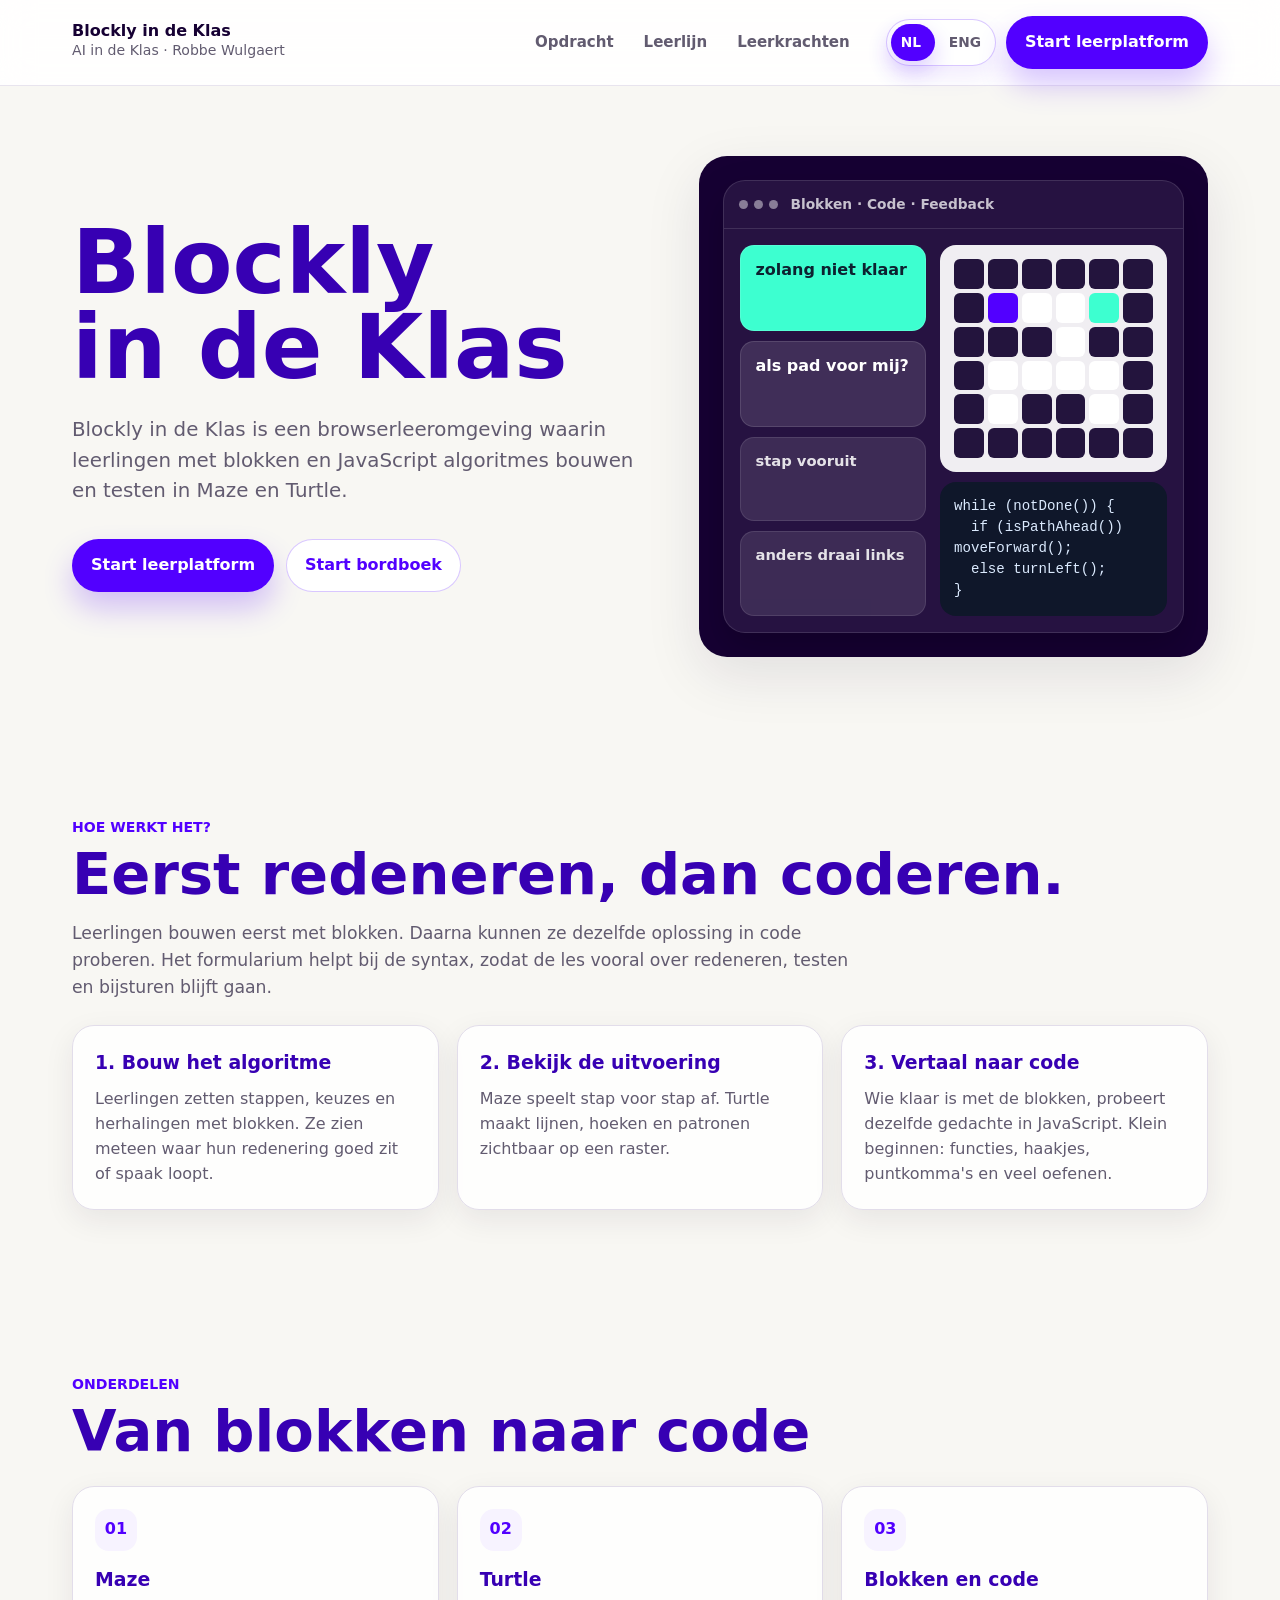
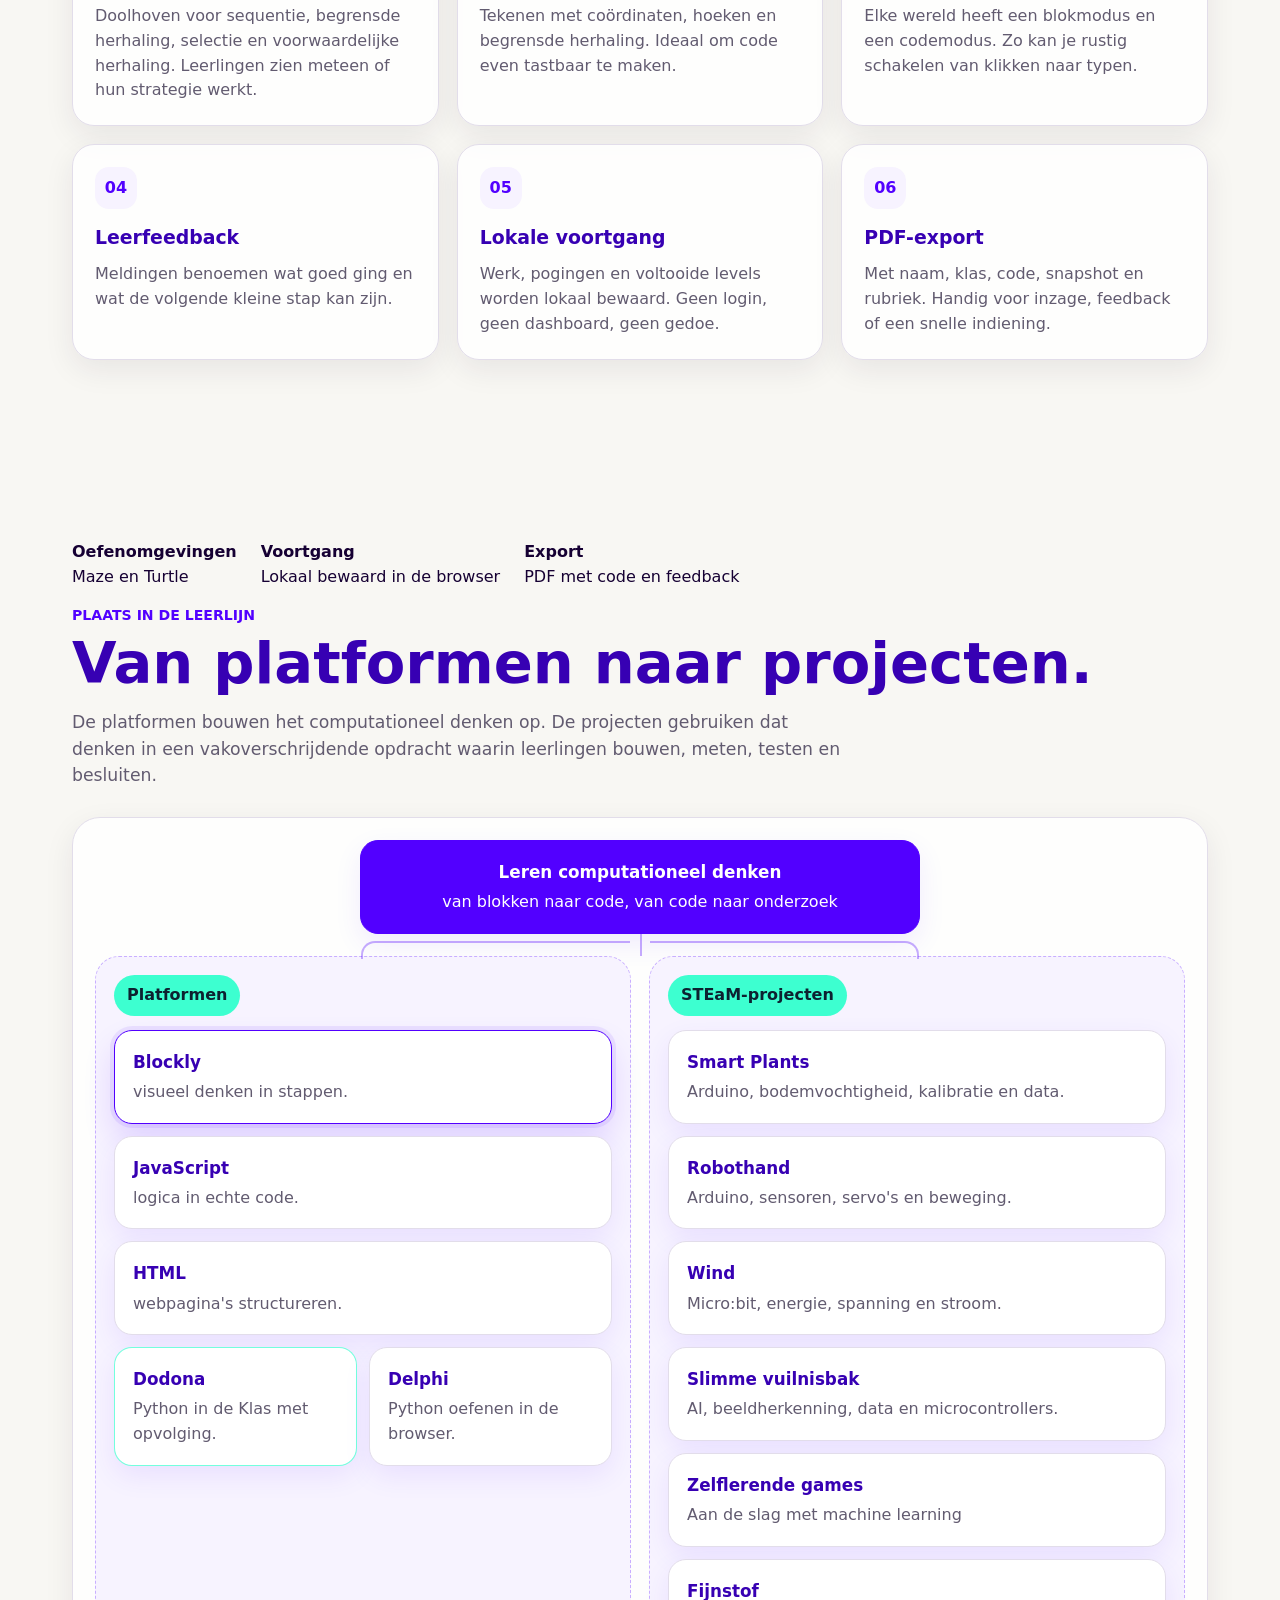
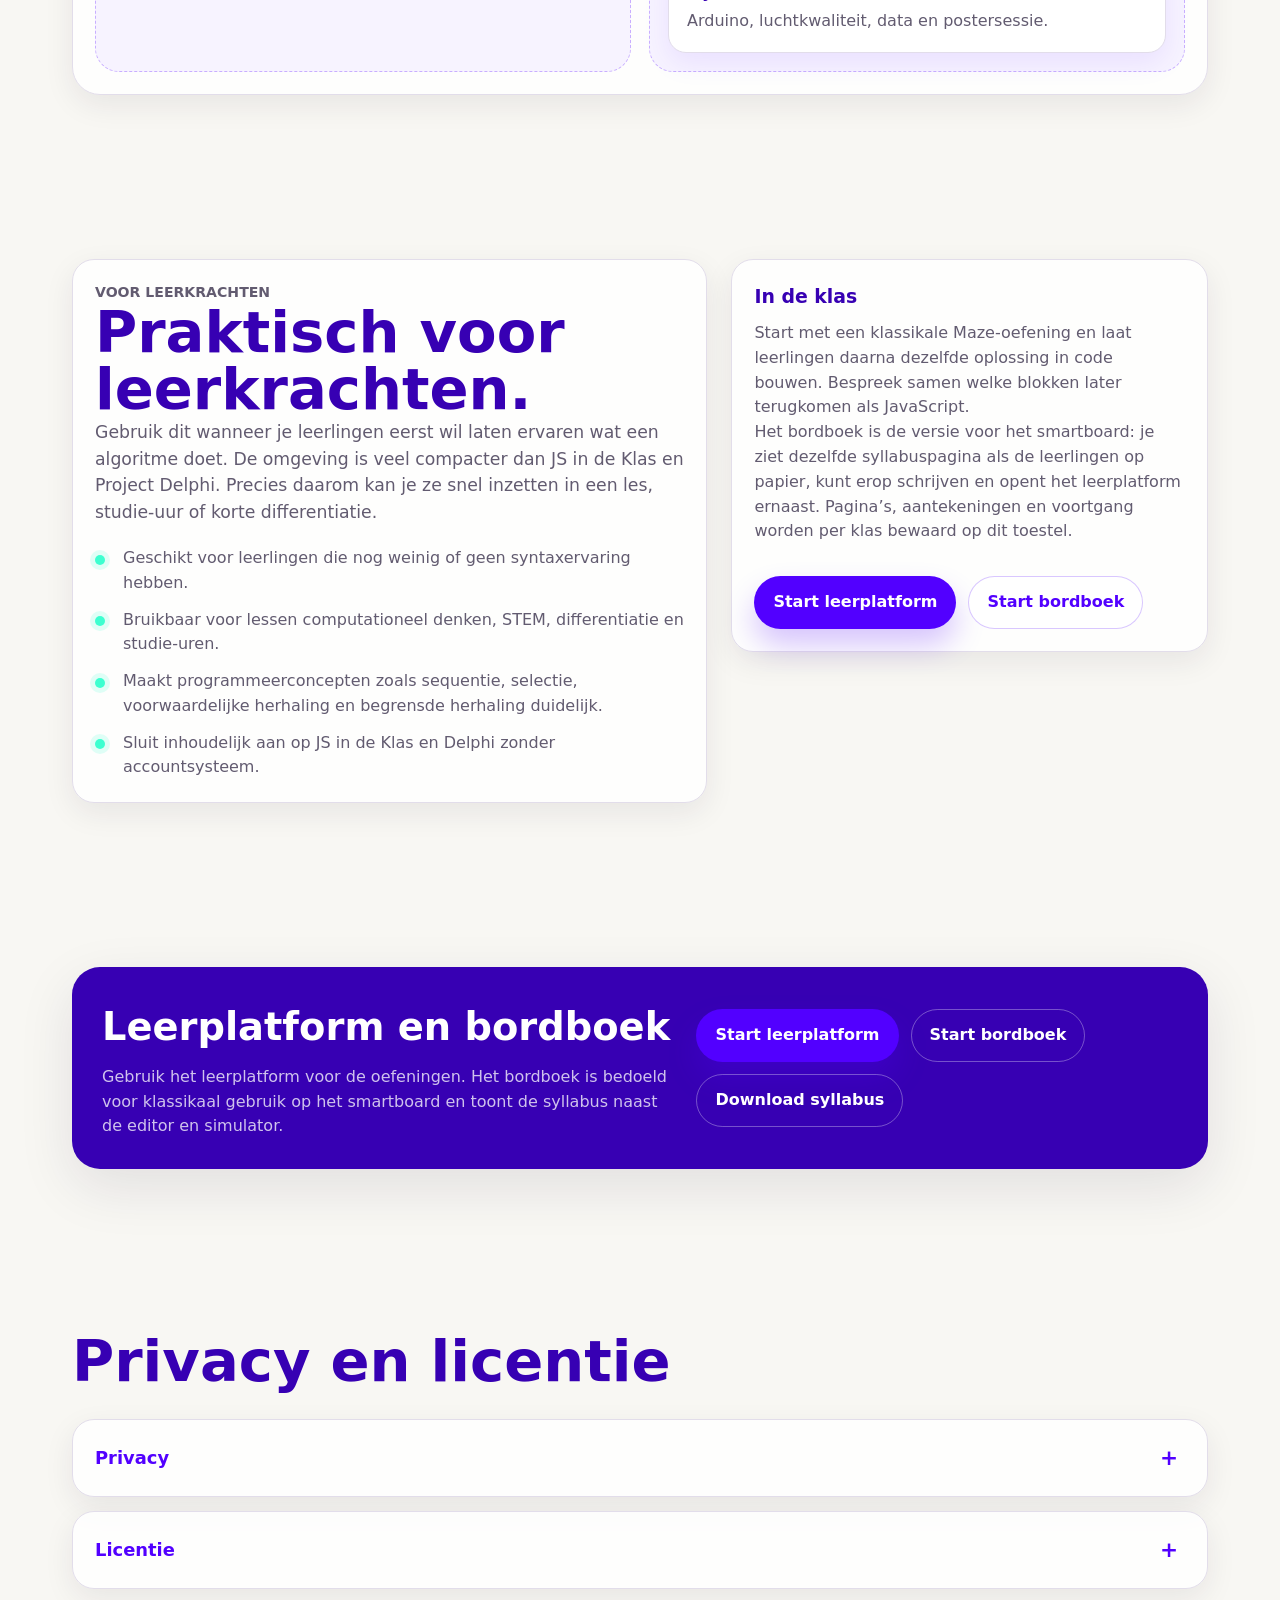
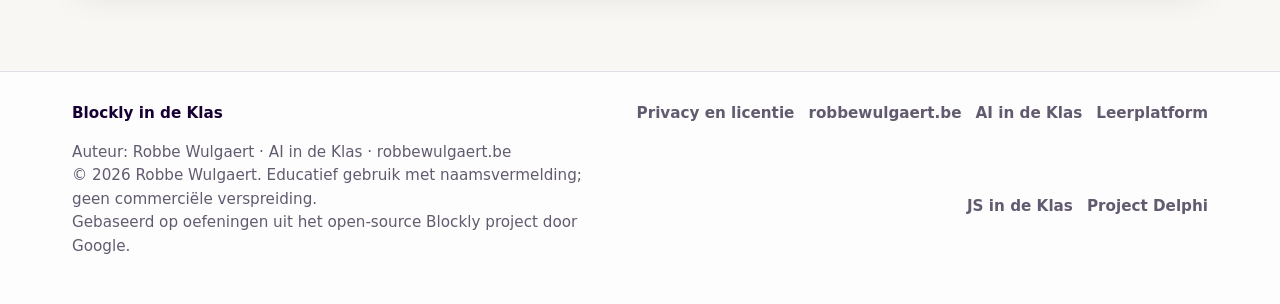
<file: index.html>
<!--
  Blockly in de Klas - landing page
  © 2026 Robbe Wulgaert, AI in de Klas, robbewulgaert.be. Alle rechten voorbehouden.
  Gebruik in eigen klas of eigen onderwijscontext is toegelaten mits duidelijke en expliciete naamsvermelding:
  Robbe Wulgaert, AI in de Klas, robbewulgaert.be
  Gebaseerd op oefeningen uit het open-source Blockly project door Google.
-->
<!doctype html>
<html lang="nl-BE">
<head>
  <meta charset="utf-8" />
  <meta name="viewport" content="width=device-width, initial-scale=1" />
  <meta name="author" content="Robbe Wulgaert, AI in de Klas, robbewulgaert.be" />
  <meta name="copyright" content="Copyright (c) 2026 Robbe Wulgaert" />
  <!-- generated:favicon -->
  <link rel="icon" type="image/png" sizes="64x64" href="./favicon.png?v=ff7968036640">
  <link rel="shortcut icon" type="image/png" sizes="64x64" href="./favicon.png?v=ff7968036640">
  <!-- /generated:favicon -->
<style>
    .privacy-license-list { display: grid; gap: 14px; margin-top: 28px; }
    .privacy-license-details { margin: 0; }
    .privacy-license-details summary {
      display: flex;
      align-items: center;
      justify-content: space-between;
      gap: 16px;
      color: var(--brand);
      cursor: pointer;
      font-size: 1.12rem;
      font-weight: 900;
      list-style: none;
    }
    .privacy-license-details summary::-webkit-details-marker { display: none; }
    .privacy-license-details summary::after {
      content: "+";
      display: grid;
      place-items: center;
      flex: 0 0 32px;
      width: 32px;
      height: 32px;
      border-radius: 999px;
      background: var(--brand-softer);
      color: var(--brand);
      font-size: 1.35rem;
      line-height: 1;
    }
    .privacy-license-details[open] summary::after { content: "−"; }
    .privacy-license-content { margin-top: 16px; padding-top: 16px; border-top: 1px solid var(--line); }
    .privacy-license-content p + p { margin-top: 12px; }
    :root {
      --brand: #5200FF;
      --brand-dark: #3700B3;
      --accent: #3DFFD0;
      --bg-soft: #F8F7F3;
      --panel: #ffffff;
      --soft: #F7F3FF;
      --ink: #160033;
      --muted: #625B70;
      --line: #E2DDEA;
      --good: #00A66A;
      --shadow: 0 18px 55px rgba(32, 20, 54, 0.10);
      --card-shadow: 0 10px 30px rgba(32, 20, 54, 0.08);
      --max: 1180px;
      --motion-fast: 150ms;
      --motion-medium: 260ms;
      --motion-slow: 520ms;
      --ease-standard: cubic-bezier(0.2, 0, 0, 1);
      --ease-out: cubic-bezier(0.22, 1, 0.36, 1);
    }

    @keyframes aiindeklas-soft-rise {
      from { opacity: 0; transform: translateY(12px); }
      to { opacity: 1; transform: translateY(0); }
    }

    * { box-sizing: border-box; }
    html { scroll-behavior: smooth; }

    body {
      margin: 0;
      min-height: 100vh;
      font-family: system-ui, -apple-system, "Segoe UI", Arial, sans-serif;
      color: var(--ink);
      line-height: 1.55;
      background: var(--bg-soft);
    }

    a { color: inherit; text-decoration: none; }
    code { font-family: ui-monospace, SFMono-Regular, Menlo, Monaco, Consolas, monospace; }

    .skip-link {
      position: absolute;
      left: -999px;
      top: 12px;
      z-index: 100;
      border-radius: 10px;
      background: var(--brand);
      color: #fff;
      padding: 10px 14px;
      font-weight: 900;
    }

    .skip-link:focus { left: 12px; }

    .site-header {
      position: sticky;
      top: 0;
      z-index: 50;
      border-bottom: 1px solid rgba(226, 221, 234, 0.78);
      background: rgba(255, 255, 255, 0.88);
      backdrop-filter: blur(16px);
    }

    .nav {
      max-width: var(--max);
      margin: 0 auto;
      padding: 16px 22px;
      display: flex;
      align-items: center;
      justify-content: space-between;
      gap: 24px;
    }

    .brand-link {
      display: flex;
      align-items: center;
      min-width: 0;
    }

    .brand-title {
      display: block;
      font-weight: 900;
      letter-spacing: 0;
      line-height: 1.05;
      white-space: nowrap;
    }

    .brand-subtitle {
      display: block;
      color: var(--muted);
      font-size: 0.88rem;
      white-space: nowrap;
      overflow: hidden;
      text-overflow: ellipsis;
    }

    .nav-links {
      display: flex;
      align-items: center;
      gap: 6px;
      color: var(--muted);
      font-weight: 700;
      font-size: 0.94rem;
    }

    .nav-panel {
      display: flex;
      align-items: center;
      gap: 24px;
    }

    .nav-actions {
      display: flex;
      align-items: center;
      justify-content: flex-end;
      gap: 10px;
      flex: 0 0 auto;
    }

    .menu-button {
      display: none;
      width: 46px;
      height: 46px;
      border: 1px solid rgba(82, 0, 255, 0.22);
      border-radius: 50%;
      padding: 0;
      background: #fff;
      color: var(--brand-dark);
      cursor: pointer;
      align-items: center;
      justify-content: center;
    }

    .menu-icon {
      display: grid;
      gap: 4px;
      width: 18px;
    }

    .menu-icon span {
      display: block;
      height: 2px;
      border-radius: 999px;
      background: currentColor;
    }

    .menu-button:hover,
    .menu-button:focus-visible {
      background: var(--soft);
      outline: none;
    }

    .nav-links a {
      padding: 10px 12px;
      border-radius: 999px;
    }

    .nav-links a:hover,
    .nav-links a:focus-visible {
      color: var(--brand);
      background: var(--soft);
      outline: none;
    }

    .btn {
      display: inline-flex;
      align-items: center;
      justify-content: center;
      gap: 10px;
      min-height: 46px;
      border-radius: 999px;
      padding: 13px 18px;
      border: 1px solid transparent;
      font-weight: 900;
      cursor: pointer;
      transition:
        transform var(--motion-fast) var(--ease-standard),
        box-shadow var(--motion-fast) var(--ease-standard),
        background var(--motion-fast) var(--ease-standard),
        border-color var(--motion-fast) var(--ease-standard);
      white-space: nowrap;
    }

    .btn:hover { transform: translateY(-1px); }

    .btn-primary {
      color: #fff;
      background: var(--brand);
      box-shadow: 0 16px 30px rgba(82, 0, 255, 0.23);
    }

    .btn-primary:hover,
    .btn-primary:focus-visible {
      background: var(--brand-dark);
      outline: none;
    }

    .btn-secondary {
      color: var(--brand);
      background: #fff;
      border-color: rgba(82, 0, 255, 0.22);
    }

    .btn-secondary:hover,
    .btn-secondary:focus-visible {
      background: var(--soft);
      border-color: rgba(82, 0, 255, 0.40);
      outline: none;
    }

    .btn-small { min-height: 46px; padding: 13px 18px; font-size: 1rem; }

    main { overflow: hidden; }

    .section {
      max-width: var(--max);
      margin: 0 auto;
      padding: 82px 22px;
    }

    .hero {
      display: grid;
      grid-template-columns: minmax(0, 1.06fr) minmax(340px, 0.94fr);
      align-items: center;
      gap: 54px;
      padding-top: 70px;
      padding-bottom: 78px;
    }

    .hero > * { min-width: 0; animation: aiindeklas-soft-rise var(--motion-slow) var(--ease-out) both; }

    h1 {
      margin: 0;
      color: var(--brand-dark);
      font-size: clamp(2.65rem, 7vw, 5.8rem);
      line-height: 0.94;
      letter-spacing: 0;
    }

    .hero-title-line {
      display: block;
      white-space: nowrap;
    }

    .hero-copy {
      margin: 26px 0 0;
      max-width: 720px;
      color: var(--muted);
      font-size: clamp(1.05rem, 1.7vw, 1.24rem);
    }

    .hero-actions {
      display: flex;
      flex-wrap: wrap;
      gap: 12px;
      margin-top: 32px;
    }

    .hero-card {
      position: relative;
      border-radius: 28px;
      padding: 24px;
      background: var(--ink);
      color: #fff;
      box-shadow: var(--shadow);
      overflow: hidden;
    }

    .mock-browser {
      position: relative;
      z-index: 1;
      overflow: hidden;
      border-radius: 22px;
      border: 1px solid rgba(255, 255, 255, 0.12);
      background: rgba(255, 255, 255, 0.07);
      box-shadow: 0 16px 36px rgba(0, 0, 0, 0.22);
    }

    .mock-top {
      display: flex;
      align-items: center;
      gap: 12px;
      padding: 13px 15px;
      border-bottom: 1px solid rgba(255, 255, 255, 0.12);
      color: rgba(255, 255, 255, 0.74);
      font-size: 0.86rem;
      font-weight: 800;
    }

    .mock-dots { display: flex; gap: 6px; }
    .mock-dots span { width: 9px; height: 9px; border-radius: 50%; background: rgba(255, 255, 255, 0.45); }

    .mock-body {
      display: grid;
      grid-template-columns: 0.9fr 1.1fr;
      gap: 14px;
      padding: 16px;
    }

    .block-column,
    .preview-column {
      min-width: 0;
      display: grid;
      gap: 10px;
    }

    .block-card {
      border-radius: 14px;
      padding: 12px 14px;
      background: rgba(255, 255, 255, 0.12);
      border: 1px solid rgba(255, 255, 255, 0.12);
      font-weight: 900;
    }

    .block-card.accent { color: #0d2130; background: var(--accent); }
    .block-card.small { font-size: 0.92rem; opacity: 0.88; }

    .maze-card,
    .code-card {
      border-radius: 16px;
      background: rgba(255, 255, 255, 0.93);
      color: var(--ink);
      padding: 14px;
    }

    .maze-grid {
      display: grid;
      grid-template-columns: repeat(6, 1fr);
      gap: 4px;
      aspect-ratio: 1;
    }

    .maze-grid span {
      border-radius: 6px;
      background: #e7e2f2;
    }

    .maze-grid .wall { background: #23143d; }
    .maze-grid .path { background: #fff; }
    .maze-grid .start { background: var(--brand); }
    .maze-grid .goal { background: var(--accent); }

    .code-card {
      background: #0f172a;
      color: #dbeafe;
      font-family: ui-monospace, SFMono-Regular, Menlo, Monaco, Consolas, monospace;
      font-size: 0.88rem;
      line-height: 1.5;
    }

    .section-head {
      display: flex;
      justify-content: space-between;
      gap: 28px;
      align-items: end;
      margin-bottom: 28px;
    }

    .section-kicker {
      margin: 0 0 8px;
      color: var(--brand);
      font-weight: 900;
      letter-spacing: 0;
      text-transform: uppercase;
      font-size: 0.88rem;
    }

    .section-title {
      margin: 0;
      color: var(--brand-dark);
      font-size: clamp(2rem, 4.5vw, 3.8rem);
      line-height: 1;
      letter-spacing: 0;
    }

    .section-lede {
      margin: 16px 0 0;
      max-width: 780px;
      color: var(--muted);
      font-size: 1.08rem;
    }

    .grid,
    .path-grid,
    .feature-grid {
      display: grid;
      grid-template-columns: repeat(3, minmax(0, 1fr));
      gap: 18px;
    }

    .card,
    .path-card,
    .feature-card,
    .callout {
      border: 1px solid var(--line);
      border-radius: 22px;
      background: rgba(255, 255, 255, 0.84);
      box-shadow: var(--card-shadow);
      padding: 22px;
      transition:
        transform var(--motion-medium) var(--ease-out),
        box-shadow var(--motion-medium) var(--ease-out);
    }

    .card:hover,
    .path-card:hover,
    .feature-card:hover,
    .callout:hover {
      transform: translateY(-3px);
      box-shadow: var(--shadow);
    }

    .card h3,
    .path-card h3,
    .feature-card h3,
    .callout h3 {
      margin: 0 0 10px;
      color: var(--brand-dark);
      font-size: 1.18rem;
      letter-spacing: 0;
    }

    .card p,
    .path-card p,
    .feature-card p,
    .callout p {
      margin: 0;
      color: var(--muted);
    }

    .feature-number,
    .path-number {
      width: 42px;
      height: 42px;
      display: grid;
      place-items: center;
      margin-bottom: 14px;
      border-radius: 14px;
      background: var(--soft);
      color: var(--brand);
      font-weight: 900;
    }

    .path-grid { grid-template-columns: repeat(4, minmax(0, 1fr)); }

    .path-card.featured {
      background: #fff;
      border-color: rgba(82, 0, 255, 0.28);
    }

    .family-tree {
      margin-top: 28px;
      border: 1px solid var(--line);
      border-radius: 28px;
      background: rgba(255, 255, 255, 0.86);
      box-shadow: var(--card-shadow);
      padding: 22px;
      overflow: hidden;
    }

    .tree-root { display: flex; justify-content: center; margin-bottom: 22px; }

    .tree-node {
      display: block;
      color: inherit;
      text-decoration: none;
      transition:
        transform var(--motion-fast) var(--ease-standard),
        box-shadow var(--motion-fast) var(--ease-standard),
        border-color var(--motion-fast) var(--ease-standard);
      border: 1px solid var(--line);
      border-radius: 18px;
      background: #fff;
      padding: 18px;
      box-shadow: 0 10px 28px rgba(82, 0, 255, 0.08);
    }

    .tree-node strong {
      display: block;
      margin-bottom: 5px;
      color: var(--brand-dark);
      font-size: 1.05rem;
      font-weight: 900;
      letter-spacing: 0;
    }

    .tree-node span { display: block; color: var(--muted); }

    .tree-node.root {
      width: min(560px, 100%);
      text-align: center;
      background: var(--brand);
      border-color: var(--brand);
    }

    .tree-node.root strong,
    .tree-node.root span { color: #fff; }

    .tree-node:hover,
    .tree-node:focus-visible {
      transform: translateY(-2px);
      border-color: var(--brand);
      box-shadow: 0 18px 38px rgba(82, 0, 255, 0.14);
      outline: none;
    }

    .tree-branches {
      position: relative;
      display: grid;
      grid-template-columns: 1fr 1fr;
      gap: 18px;
    }

    .tree-branches::before {
      content: "";
      position: absolute;
      top: -22px;
      left: 50%;
      width: 2px;
      height: 22px;
      background: var(--brand);
      opacity: 0.32;
    }

    .tree-branch {
      position: relative;
      border: 1.5px dashed rgba(82, 0, 255, 0.28);
      border-radius: 24px;
      padding: 18px;
      background: var(--soft);
    }

    .tree-branch::before {
      content: "";
      position: absolute;
      top: -16px;
      width: 50%;
      height: 16px;
      border-top: 2px solid rgba(82, 0, 255, 0.32);
    }

    .tree-branch:first-child::before { right: 0; border-left: 2px solid rgba(82, 0, 255, 0.32); border-radius: 14px 0 0 0; }
    .tree-branch:last-child::before { left: 0; border-right: 2px solid rgba(82, 0, 255, 0.32); border-radius: 0 14px 0 0; }

    .branch-title {
      display: inline-flex;
      margin-bottom: 14px;
      border-radius: 999px;
      background: var(--accent);
      color: #0d2130;
      padding: 8px 13px;
      font-weight: 900;
    }

    .tree-stack { display: grid; gap: 12px; }

    .tree-node.current {
      border-color: var(--brand);
      box-shadow: 0 0 0 4px rgba(82, 0, 255, 0.08), 0 16px 32px rgba(82, 0, 255, 0.14);
    }

    .tree-node.bridge,
    .tree-node.dodona {
      background: #fff;
      border-color: rgba(61, 255, 208, 0.72);
    }

    .delphi-dodona-pair {
      display: grid;
      grid-template-columns: 1fr 1fr;
      gap: 12px;
      align-items: stretch;
    }

    .logic-note {
      margin-top: 18px;
      border-left: 6px solid var(--brand);
      border-radius: 16px;
      background: #fff;
      padding: 16px;
      color: var(--muted);
      font-weight: 700;
    }

    .split > * { min-width: 0; }
    .split {
      display: grid;
      grid-template-columns: minmax(0, 1fr) minmax(320px, 0.75fr);
      gap: 24px;
      align-items: start;
    }

    .bullet-list {
      display: grid;
      gap: 12px;
      margin: 20px 0 0;
      padding: 0;
      list-style: none;
    }

    .bullet-list li {
      position: relative;
      padding-left: 28px;
      color: var(--muted);
    }

    .bullet-list li::before {
      content: "";
      position: absolute;
      left: 0;
      top: 0.55em;
      width: 10px;
      height: 10px;
      border-radius: 50%;
      background: var(--accent);
      box-shadow: 0 0 0 5px rgba(61, 255, 208, 0.16);
    }

    .cta-band {
      display: flex;
      align-items: center;
      justify-content: space-between;
      gap: 24px;
      padding: 30px;
      border-radius: 28px;
      background: var(--brand-dark);
      color: #fff;
      box-shadow: var(--shadow);
    }

    .cta-band h2 {
      margin: 0 0 8px;
      font-size: clamp(1.7rem, 3vw, 2.6rem);
      letter-spacing: 0;
    }

    .cta-band p {
      margin: 0;
      color: rgba(255, 255, 255, 0.76);
      max-width: 720px;
    }

    .cta-actions { display: flex; flex-wrap: wrap; gap: 12px; }
    .cta-actions .btn-secondary { background: transparent; color: #fff; border-color: rgba(255,255,255,0.32); }
    .cta-actions .btn-secondary:hover { background: rgba(255,255,255,0.1); }

    .site-footer {
      border-top: 1px solid var(--line);
      background: rgba(255, 255, 255, 0.82);
    }

    .footer-inner {
      max-width: var(--max);
      margin: 0 auto;
      padding: 30px 22px;
      display: flex;
      justify-content: space-between;
      gap: 24px;
      color: var(--muted);
      font-size: 0.95rem;
    }

    .footer-title {
      color: var(--ink);
      font-weight: 900;
      margin-bottom: 6px;
    }

    .footer-links {
      display: flex;
      flex-wrap: wrap;
      gap: 14px;
      justify-content: flex-end;
      font-weight: 800;
    }

    .footer-links a:hover { color: var(--brand); }

    @media (max-width: 980px) {
      .hero,
      .split { grid-template-columns: minmax(0, 1fr); }
      .grid,
      .feature-grid,
      .path-grid { grid-template-columns: repeat(2, minmax(0, 1fr)); }
      .tree-branches,
      .delphi-dodona-pair { grid-template-columns: 1fr; }
      .tree-branches::before,
      .tree-branch::before { display: none; }
    }

    @media (max-width: 760px) {
      .nav {
        display: grid;
        grid-template-columns: auto minmax(0, 1fr);
        justify-content: initial;
        gap: 12px;
      }
      .menu-button { display: inline-flex; grid-column: 1; grid-row: 1; }
      .brand-link { grid-column: 2; grid-row: 1; }
      .brand-subtitle { display: none; }
      .nav-panel {
        display: none;
        grid-column: 1 / -1;
        grid-row: 2;
        padding: 12px;
        border: 1px solid rgba(82, 0, 255, 0.16);
        border-radius: 10px;
        background: #fff;
        box-shadow: var(--shadow);
      }
      .nav-panel.is-open { display: grid; gap: 12px; }
      .nav-links { display: grid; grid-template-columns: 1fr; gap: 2px; }
      .nav-links a { text-align: left; }
      .nav-actions { display: grid; grid-template-columns: 1fr; justify-items: stretch; gap: 12px; }
      .nav-actions .language-toggle { justify-self: start; }
      .nav-actions .btn { width: 100%; }
      .cta-band { align-items: flex-start; flex-direction: column; }
    }

    @media (max-width: 680px) {
      .nav { padding: 14px 16px; }
      .section { padding: 58px 16px; }
      .hero { padding-top: 48px; }
      .hero-card { padding: 16px; }
      .mock-body { grid-template-columns: 1fr; }
      .brand-subtitle { display: none; }
      .grid,
      .feature-grid,
      .path-grid { grid-template-columns: 1fr; }
      .hero-actions,
      .cta-actions,
      .btn { width: 100%; }
      .footer-inner { flex-direction: column; }
      .footer-links { justify-content: flex-start; }
    }

    @media (prefers-reduced-motion: reduce) {
      *, *::before, *::after {
        animation-duration: 0.01ms !important;
        animation-iteration-count: 1 !important;
        scroll-behavior: auto !important;
        transition-duration: 0.01ms !important;
      }
    }
  </style>
  <style id="language-toggle-styles">
.language-toggle {
  display: inline-flex;
  align-items: center;
  gap: 4px;
  border: 1px solid rgba(82, 0, 255, 0.22);
  border-radius: 999px;
  background: #fff;
  padding: 4px;
  box-shadow: 0 10px 24px rgba(82, 0, 255, 0.08);
}
.language-toggle a {
  min-width: 44px;
  min-height: 36px;
  border: 0;
  border-radius: 999px;
  padding: 8px 10px;
  background: transparent;
  color: var(--muted, var(--delphi-muted, #625b70));
  font: inherit;
  font-size: 0.86rem;
  font-weight: 900;
  cursor: pointer;
}
.language-toggle a.is-active {
  background: var(--brand, var(--brand-purple, var(--delphi-blue, #5200FF)));
  color: #fff;
  box-shadow: 0 10px 22px rgba(82, 0, 255, 0.20);
}
.language-toggle a:focus-visible {
  outline: 3px solid rgba(61, 255, 208, 0.75);
  outline-offset: 2px;
}
</style>
<!-- generated:seo-head -->
<title>Blockly in de Klas</title>
<meta name="description" content="Blockly in de Klas is een browserleeromgeving waarin leerlingen met blokken en JavaScript algoritmes bouwen en testen in Maze en Turtle.">
<meta name="robots" content="index, follow, max-image-preview:large">
<link rel="canonical" href="https://robbew.github.io/Blockly/">
<link rel="alternate" hreflang="nl-BE" href="https://robbew.github.io/Blockly/">
<link rel="alternate" hreflang="en" href="https://robbew.github.io/Blockly/en.html">
<link rel="alternate" hreflang="x-default" href="https://robbew.github.io/Blockly/">
<meta property="og:type" content="website">
<meta property="og:locale" content="nl_BE">
<meta property="og:title" content="Blockly in de Klas">
<meta property="og:description" content="Blockly in de Klas is een browserleeromgeving waarin leerlingen met blokken en JavaScript algoritmes bouwen en testen in Maze en Turtle.">
<meta property="og:url" content="https://robbew.github.io/Blockly/">
<meta property="og:image" content="https://robbew.github.io/Blockly/assets/social-preview.png">
<meta property="og:image:alt" content="Blockly in de Klas — lesproject">
<meta name="twitter:card" content="summary_large_image">
<meta name="twitter:title" content="Blockly in de Klas">
<meta name="twitter:description" content="Blockly in de Klas is een browserleeromgeving waarin leerlingen met blokken en JavaScript algoritmes bouwen en testen in Maze en Turtle.">
<meta name="twitter:image" content="https://robbew.github.io/Blockly/assets/social-preview.png">
<meta name="twitter:image:alt" content="Blockly in de Klas — lesproject">
<script type="application/ld+json">{"@context":"https://schema.org","@graph":[{"@type":"WebPage","@id":"https://robbew.github.io/Blockly/#webpage","url":"https://robbew.github.io/Blockly/","name":"Blockly in de Klas","description":"Blockly in de Klas is een browserleeromgeving waarin leerlingen met blokken en JavaScript algoritmes bouwen en testen in Maze en Turtle.","inLanguage":"nl-BE","about":{"@id":"https://robbew.github.io/Blockly/#resource"},"mainEntity":{"@id":"https://robbew.github.io/Blockly/#resource"}},{"@type":"Person","@id":"https://robbew.github.io/aiindeklas/#robbe-wulgaert","name":"Robbe Wulgaert","url":"https://robbew.github.io/aiindeklas/"},{"@type":["WebApplication","LearningResource"],"@id":"https://robbew.github.io/Blockly/#resource","name":"Blockly in de Klas","description":"Blockly in de Klas is een browserleeromgeving waarin leerlingen met blokken en JavaScript algoritmes bouwen en testen in Maze en Turtle.","url":"https://robbew.github.io/Blockly/","creator":{"@id":"https://robbew.github.io/aiindeklas/#robbe-wulgaert"},"license":"https://robbew.github.io/Blockly/LICENSE.md","inLanguage":"nl-BE","teaches":["Sequentie, selectie en herhaling","Algoritmes testen en debuggen"],"abstract":"Oefenomgevingen: Maze en Turtle; Voortgang: Lokaal bewaard in de browser; Export: PDF met code en feedback"}]}</script>
<!-- /generated:seo-head -->
<style id="seo-facts-styles">.seo-facts dl { display: flex; flex-wrap: wrap; gap: 0.75rem 1.5rem; } .seo-facts dl > div { min-width: 10rem; } .seo-facts dt { font-weight: 700; } .seo-facts dd { margin: 0; } .language-toggle a { text-decoration: none; }</style>
</head>
<body>
  <a class="skip-link" href="#main">Spring naar hoofdinhoud</a>

  <header class="site-header">
    <nav class="nav" aria-label="Hoofdnavigatie">
      <button class="menu-button" id="menuButton" type="button" aria-expanded="false" aria-controls="navPanel" aria-label="Open navigatiemenu">
        <span class="menu-icon" aria-hidden="true"><span></span><span></span><span></span></span>
      </button>
      <a class="brand-link" href="#top" aria-label="Blockly in de Klas">
        <span>
          <span class="brand-title">Blockly in de Klas</span>
          <span class="brand-subtitle">AI in de Klas · Robbe Wulgaert</span>
        </span>
      </a>
      <div class="nav-panel" id="navPanel">
        <div class="nav-links" id="navLinks" aria-label="Paginaonderdelen">
          <a href="#werking">Opdracht</a>
          <a href="#groeipad">Leerlijn</a>
          <a href="#leerkrachten">Leerkrachten</a>
        </div>
        <div class="nav-actions">
          <div class="language-toggle" role="group" aria-label="Taalkeuze">
            <a href="./" data-language-choice="nl" class="is-active" aria-current="page">NL</a>
            <a href="en.html" data-language-choice="en">ENG</a>
          </div>
          <a class="btn btn-primary" href="platform.html">Start leerplatform</a>
        </div>
      </div>
    </nav>
  </header>

  <main id="main">
    <section class="section hero" id="top">
      <div>
        <h1><span class="hero-title-line">Blockly</span><span class="hero-title-line">in de Klas</span></h1>
        <p class="hero-copy">Blockly in de Klas is een browserleeromgeving waarin leerlingen met blokken en JavaScript algoritmes bouwen en testen in Maze en Turtle.</p>
        <div class="hero-actions">
          <a class="btn btn-primary" href="platform.html">Start leerplatform</a>
          <a class="btn btn-secondary" href="teacher.html">Start bordboek</a>
        </div>
      </div>

      <aside class="hero-card" aria-label="Voorbeeld van de leeromgeving">
        <div class="mock-browser">
          <div class="mock-top">
            <div class="mock-dots" aria-hidden="true"><span></span><span></span><span></span></div>
            <div>Blokken · Code · Feedback</div>
          </div>
          <div class="mock-body">
            <div class="block-column" aria-hidden="true">
              <div class="block-card accent">zolang niet klaar</div>
              <div class="block-card">als pad voor mij?</div>
              <div class="block-card small">stap vooruit</div>
              <div class="block-card small">anders draai links</div>
            </div>
            <div class="preview-column">
              <div class="maze-card" aria-hidden="true">
                <div class="maze-grid">
                  <span class="wall"></span><span class="wall"></span><span class="wall"></span><span class="wall"></span><span class="wall"></span><span class="wall"></span>
                  <span class="wall"></span><span class="start"></span><span class="path"></span><span class="path"></span><span class="goal"></span><span class="wall"></span>
                  <span class="wall"></span><span class="wall"></span><span class="wall"></span><span class="path"></span><span class="wall"></span><span class="wall"></span>
                  <span class="wall"></span><span class="path"></span><span class="path"></span><span class="path"></span><span class="path"></span><span class="wall"></span>
                  <span class="wall"></span><span class="path"></span><span class="wall"></span><span class="wall"></span><span class="path"></span><span class="wall"></span>
                  <span class="wall"></span><span class="wall"></span><span class="wall"></span><span class="wall"></span><span class="wall"></span><span class="wall"></span>
                </div>
              </div>
              <div class="code-card" aria-hidden="true">
                while (notDone()) {<br>
                &nbsp;&nbsp;if (isPathAhead()) moveForward();<br>
                &nbsp;&nbsp;else turnLeft();<br>
                }
              </div>
            </div>
          </div>
        </div>
      </aside>
    </section>

    <section class="section" id="werking">
      <p class="section-kicker">Hoe werkt het?</p>
      <h2 class="section-title">Eerst redeneren, dan coderen.</h2>
      <p class="section-lede">
        Leerlingen bouwen eerst met blokken. Daarna kunnen ze dezelfde oplossing in code proberen.
        Het formularium helpt bij de syntax, zodat de les vooral over redeneren, testen en bijsturen blijft gaan.
      </p>
      <br>
      <div class="grid">
        <article class="card">
          <h3>1. Bouw het algoritme</h3>
          <p>Leerlingen zetten stappen, keuzes en herhalingen met blokken. Ze zien meteen waar hun redenering goed zit of spaak loopt.</p>
        </article>
        <article class="card">
          <h3>2. Bekijk de uitvoering</h3>
          <p>Maze speelt stap voor stap af. Turtle maakt lijnen, hoeken en patronen zichtbaar op een raster.</p>
        </article>
        <article class="card">
          <h3>3. Vertaal naar code</h3>
          <p>Wie klaar is met de blokken, probeert dezelfde gedachte in JavaScript. Klein beginnen: functies, haakjes, puntkomma's en veel oefenen.</p>
        </article>
      </div>
    </section>

    <section class="section" id="features">
      <p class="section-kicker">Onderdelen</p>
      <h2 class="section-title">Van blokken naar code</h2>
      <br>
      <div class="feature-grid">
        <article class="feature-card">
          <div class="feature-number">01</div>
          <h3>Maze</h3>
          <p>Doolhoven voor sequentie, begrensde herhaling, selectie en voorwaardelijke herhaling. Leerlingen zien meteen of hun strategie werkt.</p>
        </article>
        <article class="feature-card">
          <div class="feature-number">02</div>
          <h3>Turtle</h3>
          <p>Tekenen met coördinaten, hoeken en begrensde herhaling. Ideaal om code even tastbaar te maken.</p>
        </article>
        <article class="feature-card">
          <div class="feature-number">03</div>
          <h3>Blokken en code</h3>
          <p>Elke wereld heeft een blokmodus en een codemodus. Zo kan je rustig schakelen van klikken naar typen.</p>
        </article>
        <article class="feature-card">
          <div class="feature-number">04</div>
          <h3>Leerfeedback</h3>
          <p>Meldingen benoemen wat goed ging en wat de volgende kleine stap kan zijn.</p>
        </article>
        <article class="feature-card">
          <div class="feature-number">05</div>
          <h3>Lokale voortgang</h3>
          <p>Werk, pogingen en voltooide levels worden lokaal bewaard. Geen login, geen dashboard, geen gedoe.</p>
        </article>
        <article class="feature-card">
          <div class="feature-number">06</div>
          <h3>PDF-export</h3>
          <p>Met naam, klas, code, snapshot en rubriek. Handig voor inzage, feedback of een snelle indiening.</p>
        </article>
      </div>
    </section>

    <section class="section" id="groeipad">
      <!-- generated:seo-facts -->
<section class="seo-facts" aria-label="Projectgegevens"><dl><div><dt>Oefenomgevingen</dt><dd>Maze en Turtle</dd></div><div><dt>Voortgang</dt><dd>Lokaal bewaard in de browser</dd></div><div><dt>Export</dt><dd>PDF met code en feedback</dd></div></dl></section>
<!-- /generated:seo-facts -->
      <!-- generated:heading -->
      <p class="section-kicker">Plaats in de leerlijn</p>
      <h2 class="section-title">Van platformen naar projecten.</h2>
      <p class="section-lede">De platformen bouwen het computationeel denken op. De projecten gebruiken dat denken in een vakoverschrijdende opdracht waarin leerlingen bouwen, meten, testen en besluiten.</p>
      <!-- /generated:heading -->
      <!-- generated:tree -->
      <div class="family-tree" aria-label="Leerlijn van platformen en projecten">
        <div class="tree-root">
          <a class="tree-node root" href="https://www.aiindeklas.be" target="_blank" rel="noopener">
            <strong>Leren computationeel denken</strong>
            <span>van blokken naar code, van code naar onderzoek</span>
          </a>
        </div>
        <div class="tree-branches">
          <div class="tree-branch">
            <div class="branch-title">Platformen</div>
            <div class="tree-stack">
              <a class="tree-node current" href="https://robbew.github.io/Blockly/" target="_blank" rel="noopener" aria-current="page">
                <strong>Blockly</strong>
                <span>visueel denken in stappen.</span>
              </a>
              <a class="tree-node" href="https://robbew.github.io/jsindeklas/" target="_blank" rel="noopener">
                <strong>JavaScript</strong>
                <span>logica in echte code.</span>
              </a>
              <a class="tree-node" href="https://robbew.github.io/htmlindeklas/" target="_blank" rel="noopener">
                <strong>HTML</strong>
                <span>webpagina&#x27;s structureren.</span>
              </a>
              <div class="delphi-dodona-pair" aria-label="Dodona en Delphi">
                <a class="tree-node dodona" href="https://dodona.be/nl/courses/2641/" target="_blank" rel="noopener">
                  <strong>Dodona</strong>
                  <span>Python in de Klas met opvolging.</span>
                </a>
                <a class="tree-node" href="https://robbew.github.io/delphi/" target="_blank" rel="noopener">
                  <strong>Delphi</strong>
                  <span>Python oefenen in de browser.</span>
                </a>
              </div>
            </div>
          </div>
          <div class="tree-branch">
            <div class="branch-title">STEaM-projecten</div>
            <div class="tree-stack">
              <a class="tree-node" href="https://robbew.github.io/smartplants/" target="_blank" rel="noopener">
                <strong>Smart Plants</strong>
                <span>Arduino, bodemvochtigheid, kalibratie en data.</span>
              </a>
              <a class="tree-node" href="https://robbew.github.io/robothand/" target="_blank" rel="noopener">
                <strong>Robothand</strong>
                <span>Arduino, sensoren, servo&#x27;s en beweging.</span>
              </a>
              <a class="tree-node" href="https://robbew.github.io/projectwind/" target="_blank" rel="noopener">
                <strong>Wind</strong>
                <span>Micro:bit, energie, spanning en stroom.</span>
              </a>
              <a class="tree-node" href="https://robbew.github.io/slimme_vuilnisbak/" target="_blank" rel="noopener">
                <strong>Slimme vuilnisbak</strong>
                <span>AI, beeldherkenning, data en microcontrollers.</span>
              </a>
              <a class="tree-node" href="https://robbew.github.io/aiindeklas/zelflerende-games/" target="_blank" rel="noopener">
                <strong>Zelflerende games</strong>
                <span>Aan de slag met machine learning</span>
              </a>
              <a class="tree-node" href="https://robbew.github.io/projectfijnstof/" target="_blank" rel="noopener">
                <strong>Fijnstof</strong>
                <span>Arduino, luchtkwaliteit, data en postersessie.</span>
              </a>
            </div>
          </div>
        </div>
      </div>
      <!-- /generated:tree -->
    </section>

    <section class="section" id="leerkrachten">
      <div class="split">
        <article class="card">
          <p class="section-kicker">Voor leerkrachten</p>
          <h2 class="section-title">Praktisch voor leerkrachten.</h2>
          <p class="section-lede">
            Gebruik dit wanneer je leerlingen eerst wil laten ervaren wat een algoritme doet.
            De omgeving is veel compacter dan JS in de Klas en Project Delphi. Precies daarom kan je ze snel inzetten
            in een les, studie-uur of korte differentiatie.
          </p>
          <ul class="bullet-list">
            <li>Geschikt voor leerlingen die nog weinig of geen syntaxervaring hebben.</li>
            <li>Bruikbaar voor lessen computationeel denken, STEM, differentiatie en studie-uren.</li>
            <li>Maakt programmeerconcepten zoals sequentie, selectie, voorwaardelijke herhaling en begrensde herhaling duidelijk.</li>
            <li>Sluit inhoudelijk aan op JS in de Klas en Delphi zonder accountsysteem.</li>
          </ul>
        </article>
        <aside class="callout">
          <h3>In de klas</h3>
          <p>
            Start met een klassikale Maze-oefening en laat leerlingen daarna dezelfde oplossing in code bouwen.
            Bespreek samen welke blokken later terugkomen als JavaScript.
          </p>
          <p>
            Het bordboek is de versie voor het smartboard: je ziet dezelfde syllabuspagina als de leerlingen
            op papier, kunt erop schrijven en opent het leerplatform ernaast. Pagina’s, aantekeningen en
            voortgang worden per klas bewaard op dit toestel.
          </p>
          <div class="hero-actions">
            <a class="btn btn-primary" href="platform.html">Start leerplatform</a>
            <a class="btn btn-secondary" href="teacher.html">Start bordboek</a>
          </div>
        </aside>
      </div>
    </section>

    <section class="section" aria-label="Start">
      <div class="cta-band">
        <div>
          <h2>Leerplatform en bordboek</h2>
          <p>
            Gebruik het leerplatform voor de oefeningen. Het bordboek is bedoeld voor klassikaal gebruik op het
            smartboard en toont de syllabus naast de editor en simulator.
          </p>
        </div>
        <div class="cta-actions">
          <a class="btn btn-primary" href="platform.html">Start leerplatform</a>
          <a class="btn btn-secondary" href="teacher.html">Start bordboek</a>
          <a class="btn btn-secondary" href="syllabus/syllabus_blockly_in_de_klas.pdf" download="syllabus_blockly_in_de_klas.pdf">Download syllabus</a>
        </div>
      </div>
    </section>
    <section class="section" id="privacy-license" aria-labelledby="privacy-license-title">
      <h2 class="section-title" id="privacy-license-title">Privacy en licentie</h2>
      <div class="privacy-license-list">
        <details class="feature-card privacy-license-details">
          <summary>Privacy</summary>
          <div class="privacy-license-content">
            <p class="card-copy">Dit project gebruikt geen eigen analytics of advertentiecookies. Invoer, voortgang en resultaten worden in de browser verwerkt en kunnen lokaal op het toestel worden bewaard. Een download of export gebeurt alleen wanneer de gebruiker die zelf start. GitHub Pages registreert het IP-adres van bezoekers voor beveiligingsdoeleinden; externe diensten vallen onder het privacybeleid van hun aanbieder.</p>
            <p class="card-copy"><a href="https://docs.github.com/en/pages/getting-started-with-github-pages/what-is-github-pages#data-collection">Lees hoe GitHub Pages technische bezoekgegevens verwerkt.</a></p>
          </div>
        </details>
        <details class="feature-card privacy-license-details">
          <summary>Licentie</summary>
          <div class="privacy-license-content">
            <p class="card-copy">Het oorspronkelijke projectmateriaal van Robbe Wulgaert mag gratis worden gebruikt, gekopieerd en aangepast voor onderwijs, op voorwaarde dat “Robbe Wulgaert – AI in de Klas” duidelijk zichtbaar wordt vermeld, waar redelijkerwijs mogelijk met een link naar het oorspronkelijke project. Commerciële verkoop, betaalde verspreiding, sublicentiëring of herverpakking als commercieel product is niet toegestaan zonder voorafgaande schriftelijke toestemming. Voor ander gebruik buiten onderwijs is ook voorafgaande schriftelijke toestemming nodig. Componenten van derden blijven onder hun eigen licenties vallen.</p>
            <p class="card-copy"><a href="LICENSE.md">Lees de volledige licentievoorwaarden.</a></p>
          </div>
        </details>
      </div>
    </section>
  </main>

  <footer class="site-footer">
    <div class="footer-inner">
      <div>
        <div class="footer-title">Blockly in de Klas</div>
        <p>
          Auteur: Robbe Wulgaert · AI in de Klas · robbewulgaert.be<br>
          © 2026 Robbe Wulgaert. Educatief gebruik met naamsvermelding; geen commerciële verspreiding.<br>
          Gebaseerd op oefeningen uit het open-source Blockly project door Google.
        </p>
      </div>
      <div class="footer-links" aria-label="Footerlinks">
        <a href="#privacy-license">Privacy en licentie</a>
        <a href="https://www.robbewulgaert.be">robbewulgaert.be</a>
        <a href="https://www.aiindeklas.be">AI in de Klas</a>
        <a href="platform.html">Leerplatform</a>
        <a href="https://robbew.github.io/jsindeklas/">JS in de Klas</a>
        <a href="https://robbew.github.io/delphi/">Project Delphi</a>
      </div>
    </div>
  </footer>
  <script>
    const menuButton = document.getElementById("menuButton");
    const navPanel = document.getElementById("navPanel");

    const setMenuState = (isOpen, { returnFocus = false } = {}) => {
      if (!menuButton || !navPanel) return;
      navPanel.classList.toggle("is-open", isOpen);
      menuButton.setAttribute("aria-expanded", String(isOpen));
      if (returnFocus) menuButton.focus();
    };

    menuButton?.addEventListener("click", () => {
      setMenuState(menuButton.getAttribute("aria-expanded") !== "true");
    });

    navPanel?.addEventListener("click", (event) => {
      if (event.target instanceof Element && event.target.closest("a")) setMenuState(false);
    });

    document.addEventListener("keydown", (event) => {
      if (event.key === "Escape" && menuButton?.getAttribute("aria-expanded") === "true") {
        setMenuState(false, { returnFocus: true });
      }
    });

    document.addEventListener("click", (event) => {
      if (menuButton?.getAttribute("aria-expanded") === "true" && event.target instanceof Node && !menuButton.contains(event.target) && !navPanel?.contains(event.target)) {
        setMenuState(false);
      }
    });

    window.addEventListener("resize", () => {
      if (window.innerWidth > 760) setMenuState(false);
    });
  </script>
<script id="language-toggle-script">
(() => {
  const LANGUAGE_KEY = "aiindeklas:index-language";
  const TRANSLATIONS = {
  "Belangrijke acties": "Key actions",
  "Start": "Get started",
  "Footerlinks": "Footer links",
  "Navigatie openen": "Open navigation",
  "Projectopstelling": "Project setup",
  "PDF-export": "PDF export",
  "Formularium": "Reference sheet",
  "Voorbeeld van de leeromgeving": "Example of the learning environment",
  // generated:translations
  "Plaats in de leerlijn": "Place in the learning path",
  "Van platformen naar projecten.": "From platforms to projects.",
  "De platformen bouwen het computationeel denken op. De projecten gebruiken dat denken in een vakoverschrijdende opdracht waarin leerlingen bouwen, meten, testen en besluiten.": "The platforms build computational thinking. The projects use that thinking in a cross-curricular assignment in which students build, measure, test and conclude.",
  "Leerlijn van platformen en projecten": "Learning path of platforms and projects",
  "Leren computationeel denken": "Learning computational thinking",
  "van blokken naar code, van code naar onderzoek": "from blocks to code, from code to research",
  "Blockly": "Blockly",
  "visueel denken in stappen.": "visual step-by-step thinking.",
  "JavaScript": "JavaScript",
  "logica in echte code.": "logic in real code.",
  "HTML": "HTML",
  "webpagina's structureren.": "structuring webpages.",
  "Dodona": "Dodona",
  "Python in de Klas met opvolging.": "Python in the Classroom with tracking.",
  "Delphi": "Delphi",
  "Python oefenen in de browser.": "Practice Python in the browser.",
  "Smart Plants": "Smart Plants",
  "Arduino, bodemvochtigheid, kalibratie en data.": "Arduino, soil moisture, calibration and data.",
  "Robothand": "Robotic hand",
  "Arduino, sensoren, servo's en beweging.": "Arduino, sensors, servos and movement.",
  "Wind": "Wind",
  "Micro:bit, energie, spanning en stroom.": "Micro:bit, energy, voltage and current.",
  "Slimme vuilnisbak": "Smart bin",
  "AI, beeldherkenning, data en microcontrollers.": "AI, image recognition, data and microcontrollers.",
  "Zelflerende games": "Self-learning games",
  "Aan de slag met machine learning": "Getting started with machine learning",
  "Fijnstof": "Particulate matter",
  "Arduino, luchtkwaliteit, data en postersessie.": "Arduino, air quality, data and poster session.",
  "Platformen": "Platforms",
  "STEaM-projecten": "STEaM projects",
  "Dodona en Delphi": "Dodona and Delphi",
  // /generated:translations
  "© 2026 Robbe Wulgaert. Educatief gebruik met naamsvermelding; geen commerciële verspreiding.": "© 2026 Robbe Wulgaert. Educational use with attribution; no commercial distribution.",
  "Privacy en licentie": "Privacy and licence",
  "Dit project gebruikt geen eigen analytics of advertentiecookies. Invoer, voortgang en resultaten worden in de browser verwerkt en kunnen lokaal op het toestel worden bewaard. Een download of export gebeurt alleen wanneer de gebruiker die zelf start. GitHub Pages registreert het IP-adres van bezoekers voor beveiligingsdoeleinden; externe diensten vallen onder het privacybeleid van hun aanbieder.": "This project does not use its own analytics or advertising cookies. Input, progress and results are processed in the browser and may be stored locally on the device. A download or export occurs only when the user initiates it. GitHub Pages logs visitors’ IP addresses for security purposes; external services are governed by their provider’s privacy policy.",
  "Lees hoe GitHub Pages technische bezoekgegevens verwerkt.": "Read how GitHub Pages processes technical visitor data.",
  "Het oorspronkelijke projectmateriaal van Robbe Wulgaert mag gratis worden gebruikt, gekopieerd en aangepast voor onderwijs, op voorwaarde dat “Robbe Wulgaert – AI in de Klas” duidelijk zichtbaar wordt vermeld, waar redelijkerwijs mogelijk met een link naar het oorspronkelijke project. Commerciële verkoop, betaalde verspreiding, sublicentiëring of herverpakking als commercieel product is niet toegestaan zonder voorafgaande schriftelijke toestemming. Voor ander gebruik buiten onderwijs is ook voorafgaande schriftelijke toestemming nodig. Componenten van derden blijven onder hun eigen licenties vallen.": "Original project material by Robbe Wulgaert may be used, copied and adapted free of charge for education, provided that ‘Robbe Wulgaert – AI in de Klas’ is clearly displayed, where reasonably practical with a link to the original project. Commercial sale, paid distribution, sublicensing or repackaging as a commercial product is not permitted without prior written permission. Other uses outside education also require prior written permission. Third-party components remain subject to their own licences.",
  "Lees de volledige licentievoorwaarden.": "Read the full licence terms.",
  "Spring naar inhoud": "Skip to content",
  "Spring naar hoofdinhoud": "Skip to main content",
  "Hoofdnavigatie": "Main navigation",
  "Paginaonderdelen": "Page sections",
  "Taalkeuze": "Language selection",
  "Open navigatiemenu": "Open navigation menu",
  "Opdracht": "Assignment",
  "Werking": "How it works",
  "Wat leer je?": "What will you learn?",
  "Onderdelen": "Components",
  "Familie": "Family",
  "Voor leerkrachten": "For teachers",
  "Leerkrachten": "Teachers",
  "Leerlijn": "Learning path",
  "Benodigdheden": "Materials",
  "Privacy": "Privacy",
  "Opstelling": "Setup",
  "Gebruik": "Use",
  "README": "README",
  "Platform": "Platform",
  "Pythia": "Pythia",
  "Start leerplatform": "Start learning platform",
  "Start bordboek": "Start board book",
  "Download syllabus": "Download syllabus",
  "Start platform": "Start platform",
  "Menu": "Menu",
  "Bekijk de opdracht": "View the assignment",
  "Leerplatform": "Learning platform",
  "Onderzoeksplatform": "Research platform",
  "Oefeningmaker": "Exercise builder",
  "Open oefeningmaker": "Open exercise builder",
  "in de Klas": "in the Classroom",
  "Slimme Vuilnisbak": "Smart Bin",
  "Geen accounts, geen serveropslag.": "No accounts, no server storage.",
  "Privacyvriendelijk": "Privacy-friendly",
  "Geen installatie of leerlingenaccount.": "No installation or student account.",
  "Lokale bibliotheken voor grafieken en PDF-export.": "Local libraries for charts and PDF export.",
  "Geschikt voor GitHub Pages.": "Suitable for GitHub Pages.",
  "robbewulgaert.be": "robbewulgaert.be",
  "AI in de Klas": "AI in de Klas",
  "Auteur: Robbe Wulgaert · AI in de Klas · robbewulgaert.be": "Author: Robbe Wulgaert · AI in de Klas · robbewulgaert.be",
  "© 2026 Robbe Wulgaert. Alle rechten voorbehouden.": "© 2026 Robbe Wulgaert. All rights reserved.",
  "Auteur: Robbe Wulgaert · AI in de Klas · robbewulgaert.be · © 2026 Robbe Wulgaert.": "Author: Robbe Wulgaert · AI in de Klas · robbewulgaert.be · © 2026 Robbe Wulgaert.",
  "Robbe Wulgaert, AI in de Klas, robbewulgaert.be": "Robbe Wulgaert, AI in de Klas, robbewulgaert.be",
  "Licentie": "License",
  "Third-party notices": "Third-party notices",
  "Contact": "Contact",
  "Blockly in de Klas": "Blockly in the Classroom",
  "Een kleine website om leerlingen te laten proeven van programmeren: Maze, Turtle, blokken en daarna een beetje code. Geen installatie, geen accounts. Gewoon openen, proberen, fouten maken, debuggen en opnieuw laten lopen. Gemaakt om leerlingen te leren over concepten zoals sequentie, selectie en herhalingen.": "A small website where students get their first taste of programming: Maze, Turtle, blocks and then a little code. No installation, no accounts. Just open, try, make mistakes, debug and run again. Built to teach concepts such as sequence, selection and loops.",
  "Blokken · Code · Feedback": "Blocks · Code · Feedback",
  "zolang niet klaar": "while not done",
  "als pad voor mij?": "if path ahead?",
  "stap vooruit": "step forward",
  "anders draai links": "else turn left",
  "Hoe werkt het?": "How does it work?",
  "Eerst redeneren, dan coderen.": "Reason first, code afterwards.",
  "Leerlingen bouwen eerst met blokken. Daarna kunnen ze dezelfde oplossing in code proberen. Het formularium helpt bij de syntax, zodat de les vooral over redeneren, testen en bijsturen blijft gaan.": "Students first build with blocks. Then they can try the same solution in code. The reference sheet supports syntax, so the lesson can stay focused on reasoning, testing and improving.",
  "1. Bouw het algoritme": "1. Build the algorithm",
  "Leerlingen zetten stappen, keuzes en herhalingen met blokken. Ze zien meteen waar hun redenering goed zit of spaak loopt.": "Students arrange steps, choices and loops with blocks. They immediately see where their reasoning works or gets stuck.",
  "2. Bekijk de uitvoering": "2. Watch it run",
  "Maze speelt stap voor stap af. Turtle maakt lijnen, hoeken en patronen zichtbaar op een raster.": "Maze runs step by step. Turtle makes lines, angles and patterns visible on a grid.",
  "3. Vertaal naar code": "3. Translate to code",
  "Wie klaar is met de blokken, probeert dezelfde gedachte in JavaScript. Klein beginnen: functies, haakjes, puntkomma's en veel oefenen.": "Students who are ready with blocks try the same idea in JavaScript. Start small: functions, brackets, semicolons and lots of practice.",
  "Van blokken naar code": "From blocks to code",
  "Doolhoven voor sequentie, begrensde herhaling, selectie en voorwaardelijke herhaling. Leerlingen zien meteen of hun strategie werkt.": "Mazes for sequence, counted loops, selection and conditional loops. Students immediately see whether their strategy works.",
  "Tekenen met coördinaten, hoeken en begrensde herhaling. Ideaal om code even tastbaar te maken.": "Drawing with coordinates, angles and counted loops. Ideal for making code feel tangible.",
  "Blokken en code": "Blocks and code",
  "Elke wereld heeft een blokmodus en een codemodus. Zo kan je rustig schakelen van klikken naar typen.": "Each world has a block mode and a code mode. This makes the shift from clicking to typing calm and gradual.",
  "Leerfeedback": "Learning feedback",
  "Meldingen benoemen wat goed ging en wat de volgende kleine stap kan zijn.": "Messages name what went well and what the next small step could be.",
  "Lokale voortgang": "Local progress",
  "Werk, pogingen en voltooide levels worden lokaal bewaard. Geen login, geen dashboard, geen gedoe.": "Work, attempts and completed levels are stored locally. No login, no dashboard, no fuss.",
  "Met naam, klas, code, snapshot en rubriek. Handig voor inzage, feedback of een snelle indiening.": "With name, class, code, snapshot and rubric. Useful for review, feedback or a quick submission.",
  "Praktisch voor leerkrachten.": "Practical for teachers.",
  "Gebruik dit wanneer je leerlingen eerst wil laten ervaren wat een algoritme doet. De omgeving is veel compacter dan JS in de Klas en Project Delphi. Precies daarom kan je ze snel inzetten in een les, studie-uur of korte differentiatie.": "Use this when you first want students to experience what an algorithm does. The environment is much more compact than JS in de Klas and Project Delphi. That is exactly why it can be used quickly in a lesson, study period or short differentiation activity.",
  "Geschikt voor leerlingen die nog weinig of geen syntaxervaring hebben.": "Suitable for students with little or no syntax experience.",
  "Bruikbaar voor lessen computationeel denken, STEM, differentiatie en studie-uren.": "Useful for computational thinking lessons, STEM, differentiation and study periods.",
  "Maakt programmeerconcepten zoals sequentie, selectie, voorwaardelijke herhaling en begrensde herhaling duidelijk.": "Clarifies programming concepts such as sequence, selection, conditional loops and counted loops.",
  "Sluit inhoudelijk aan op JS in de Klas en Delphi zonder accountsysteem.": "Connects to JS in de Klas and Delphi without an account system.",
  "In de klas": "In class",
  "Start met een klassikale Maze-oefening en laat leerlingen daarna dezelfde oplossing in code bouwen. Bespreek samen welke blokken later terugkomen als JavaScript.": "Start with a whole-class Maze exercise and then let students build the same solution in code. Discuss which blocks later return as JavaScript.",
  "Het bordboek is de versie voor het smartboard: je ziet dezelfde syllabuspagina als de leerlingen op papier, kunt erop schrijven en opent het leerplatform ernaast. Pagina’s, aantekeningen en voortgang worden per klas bewaard op dit toestel.": "The board book is the smartboard version: you see the same syllabus page as the students have on paper, can write on it and open the learning platform alongside it. Pages, notes and progress are stored per class on this device.",
  "Leerplatform en bordboek": "Learning platform and board book",
  "Gebruik het leerplatform voor de oefeningen. Het bordboek is bedoeld voor klassikaal gebruik op het smartboard en toont de syllabus naast de editor en simulator.": "Use the learning platform for the exercises. The board book is intended for whole-class use on the smartboard and shows the syllabus alongside the editor and simulator.",
  "Gebaseerd op oefeningen uit het open-source Blockly project door Google.": "Based on exercises from Google's open-source Blockly project.",
  "JS in de Klas": "JS in the Classroom"
};
  const META = {
  "title": "Blockly in the Classroom",
  "description": "Blockly in the Classroom is a small browser environment for practising computational thinking with Maze, Turtle, blocks and code."
};
  const SKIP_TAGS = new Set(["SCRIPT", "STYLE", "NOSCRIPT", "TEXTAREA", "INPUT", "SELECT", "OPTION"]);
  const TEXT_NODES = [];
  const ATTR_NODES = [];
  let originalTitle = document.title;
  let originalDescription = null;
  const normalize = (value) => String(value || "").replace(/\s+/g, " ").trim();
  function preserveOuterWhitespace(original, translated) {
    const start = original.match(/^\s*/)?.[0] || "";
    const end = original.match(/\s*$/)?.[0] || "";
    return start + translated + end;
  }
  function collectTextNodes() {
    if (TEXT_NODES.length) return;
    const walker = document.createTreeWalker(document.body, NodeFilter.SHOW_TEXT, {
      acceptNode(node) {
        const parent = node.parentElement;
        if (!parent || SKIP_TAGS.has(parent.tagName)) return NodeFilter.FILTER_REJECT;
        return normalize(node.nodeValue) ? NodeFilter.FILTER_ACCEPT : NodeFilter.FILTER_REJECT;
      }
    });
    while (walker.nextNode()) {
      const node = walker.currentNode;
      TEXT_NODES.push({ node, original: node.nodeValue, key: normalize(node.nodeValue) });
    }
  }
  function collectAttributes() {
    if (ATTR_NODES.length) return;
    document.querySelectorAll("[aria-label], [alt], [title], [placeholder]").forEach((element) => {
      ["aria-label", "alt", "title", "placeholder"].forEach((attr) => {
        if (element.hasAttribute(attr)) {
          const original = element.getAttribute(attr);
          ATTR_NODES.push({ element, attr, original, key: normalize(original) });
        }
      });
    });
  }
  function setLanguage(language) {
    const useEnglish = language === "en";
    collectTextNodes();
    collectAttributes();
    TEXT_NODES.forEach((entry) => {
      const translated = TRANSLATIONS[entry.key];
      entry.node.nodeValue = useEnglish && translated ? preserveOuterWhitespace(entry.original, translated) : entry.original;
    });
    ATTR_NODES.forEach((entry) => {
      const translated = TRANSLATIONS[entry.key];
      entry.element.setAttribute(entry.attr, useEnglish && translated ? translated : entry.original);
    });
    document.documentElement.lang = useEnglish ? "en" : "nl-BE";
    document.title = useEnglish && META.title ? META.title : originalTitle;
    const description = document.querySelector('meta[name="description"]');
    if (description) {
      if (originalDescription === null) originalDescription = description.getAttribute("content") || "";
      description.setAttribute("content", useEnglish && META.description ? META.description : originalDescription);
    }
    document.querySelectorAll("[data-language-choice]").forEach((button) => {
      const isActive = button.dataset.languageChoice === (useEnglish ? "en" : "nl");
      button.classList.toggle("is-active", isActive);
      if (isActive) button.setAttribute("aria-current", "page"); else button.removeAttribute("aria-current");
    });
    try { localStorage.setItem(LANGUAGE_KEY, useEnglish ? "en" : "nl"); } catch (error) {}
  }
  function initLanguageToggle() {
    try { localStorage.setItem(LANGUAGE_KEY, "nl"); } catch (error) {}
    document.dispatchEvent(new CustomEvent("landing:language-ready"));
  }
  if (document.readyState === "loading") document.addEventListener("DOMContentLoaded", initLanguageToggle);
  else initLanguageToggle();
})();
</script>
</body>
</html>
</file>
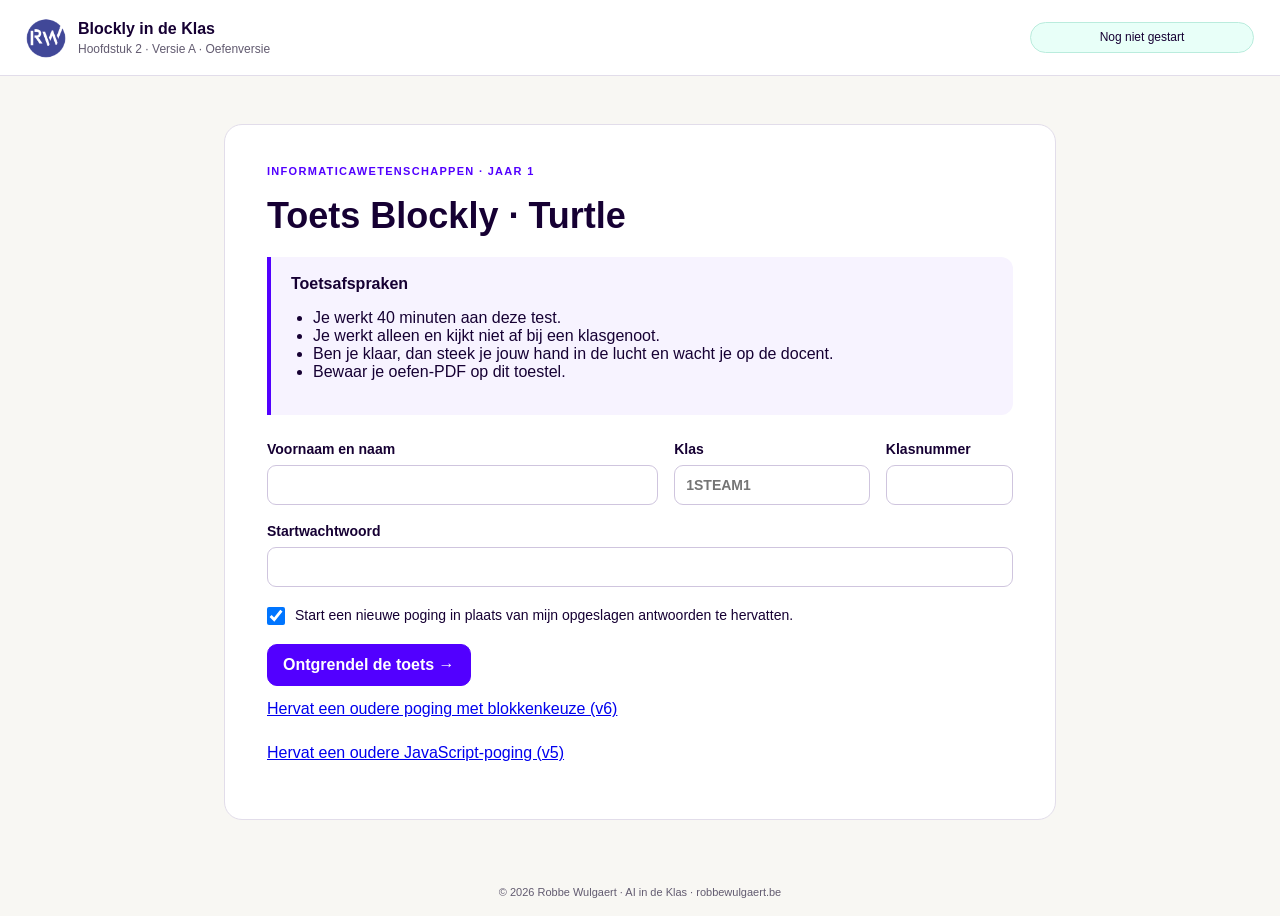
<file: evaluations/chapter-2/versions/A/index.html>
<!doctype html>
<!-- © 2026 Robbe Wulgaert · AI in de Klas · robbewulgaert.be -->
<html lang="nl-BE">
<head>
<meta charset="utf-8"><meta name="viewport" content="width=device-width,initial-scale=1">
<meta name="theme-color" content="#5200ff"><meta name="author" content="Robbe Wulgaert, AI in de Klas">
<title>Toets Blockly · Turtle · Versie A</title>
<link rel="icon" type="image/png" sizes="64x64" href="../../../../favicon.png?v=ff7968036640">
<link rel="stylesheet" href="../../../../assessment/assessment.css?v=20261110">
<link rel="stylesheet" href="../../chapter2.css?v=20261110-v7">
<script defer src="../../../../assessment/vendor/jspdf/jspdf.umd.min.js"></script>
<script defer src="../../../../assessment/assets-bundle.js"></script>
<script defer src="../../chapter2-assets.js"></script>
<script defer src="config.js?v=20261105-5"></script>
<script defer src="../../turtle-engine.js?v=20261110-playback"></script>
<script defer src="../../turtle-answer-modes.js?v=20261110-v7"></script>
<script defer src="../../chapter2-pdf.js?v=20261110-v7"></script>
<script defer src="../../../../assessment/practice-review.js?v=20261110-blocks"></script>
<script defer src="../../turtle-practice-examples.js?v=20261110-v7"></script>
<script defer src="../../chapter2-app.js?v=20261110-v7"></script>
</head>
<body>
<header class="topbar"><div class="brand"><img class="brand-icon" src="../../../../favicon.png?v=ff7968036640" alt="" width="40" height="40"><div>Blockly in de Klas<small>Hoofdstuk 2 · <span id="version-label">Versie A</span></small></div></div><div class="header-actions"><span id="identity-label"></span><div id="exam-timer" class="exam-timer" hidden><small>Resterende tijd</small><span id="timer-value" role="timer" aria-live="off">40:00</span></div><span id="save-status" class="save-status" role="status">Nog niet gestart</span><button id="review-top" type="button" hidden>Overzicht &amp; indienen</button></div></header>
<div id="timer-alert" class="timer-message" role="alert" hidden></div>
<main id="gate" class="gate-wrap"><section class="card gate-card" aria-labelledby="gate-title"><span class="eyebrow">INFORMATICAWETENSCHAPPEN · JAAR 1</span><h1 id="gate-title">Toets Blockly · Turtle</h1><div class="callout"><strong>Toetsafspraken</strong><ul><li>Je werkt 40 minuten aan deze test.</li><li>Je werkt alleen en kijkt niet af bij een klasgenoot.</li><li>Ben je klaar, dan steek je jouw hand in de lucht en wacht je op de docent.</li><li>Samen met de docent download je jouw toets en dien je deze in.</li></ul></div><form id="start-form"><div class="identity-grid"><label>Voornaam en naam<input id="student-name" required maxlength="100" autocomplete="name"></label><label>Klas<input id="student-class" required maxlength="20" pattern="(?:1STEAM)?[1-6]" placeholder="1STEAM1" title="1STEAM1 tot en met 1STEAM6" autocomplete="off"></label><label>Klasnummer<input id="student-number" required inputmode="numeric" pattern="[0-9]+" maxlength="10"></label></div><label>Startwachtwoord<input id="start-password" type="password" required autocomplete="off"></label><label class="checkbox-label"><input id="new-attempt" type="checkbox" checked> Start een nieuwe poging in plaats van mijn opgeslagen antwoorden te hervatten.</label><p id="gate-error" class="error" role="alert"></p><button class="primary" type="submit">Ontgrendel de toets →</button></form>
<div id="legacy-attempt-link"><p><a id="legacy-v6-link" href="?legacy=v6">Hervat een oudere poging met blokkenkeuze (v6)</a></p><p><a href="?legacy=v5">Hervat een oudere JavaScript-poging (v5)</a></p></div>
</section></main>
<div id="exam" class="exam-layout" hidden><aside class="sidebar" aria-label="Toetsnavigatie"><p class="eyebrow">JOUW TOETS</p><nav id="question-nav"></nav><div class="sidebar-footer"><strong id="progress-label">0 / 7 onderdelen</strong><p>Een vinkje betekent ingevuld. Je leerkracht beoordeelt je werk.</p><button id="review-side" type="button">Overzicht &amp; PDF</button></div></aside><main id="question-panel" class="question-panel" tabindex="-1"></main></div>
<footer class="site-footer">© 2026 Robbe Wulgaert · AI in de Klas · robbewulgaert.be</footer><noscript><p class="error">Schakel JavaScript in om deze toets te maken.</p></noscript>
</body></html>
</file>
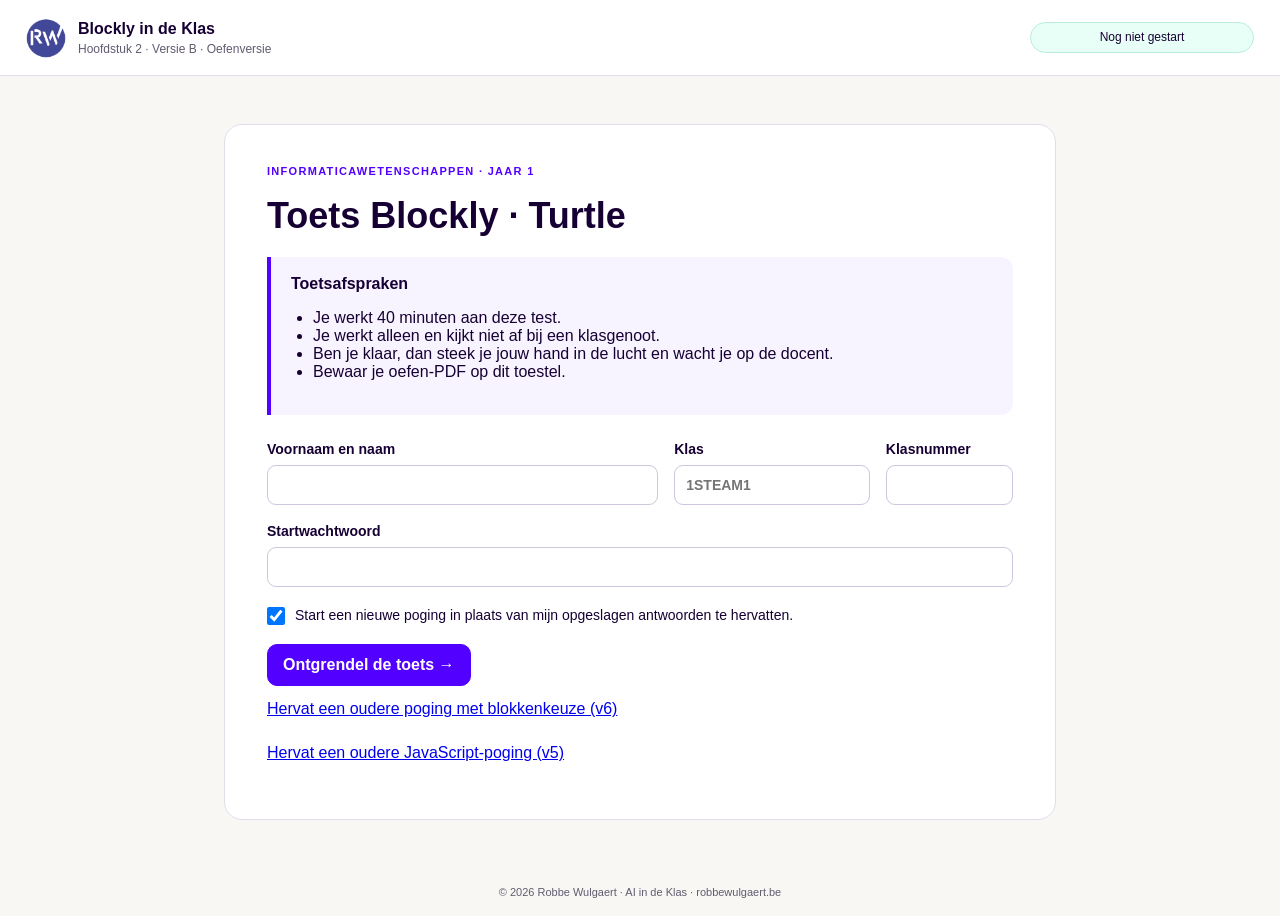
<file: evaluations/chapter-2/versions/B/index.html>
<!doctype html>
<!-- © 2026 Robbe Wulgaert · AI in de Klas · robbewulgaert.be -->
<html lang="nl-BE">
<head>
<meta charset="utf-8"><meta name="viewport" content="width=device-width,initial-scale=1">
<meta name="theme-color" content="#5200ff"><meta name="author" content="Robbe Wulgaert, AI in de Klas">
<title>Toets Blockly · Turtle · Versie B</title>
<link rel="icon" type="image/png" sizes="64x64" href="../../../../favicon.png?v=ff7968036640">
<link rel="stylesheet" href="../../../../assessment/assessment.css?v=20261110">
<link rel="stylesheet" href="../../chapter2.css?v=20261110-v7">
<script defer src="../../../../assessment/vendor/jspdf/jspdf.umd.min.js"></script>
<script defer src="../../../../assessment/assets-bundle.js"></script>
<script defer src="../../chapter2-assets.js"></script>
<script defer src="config.js?v=20261105-5"></script>
<script defer src="../../turtle-engine.js?v=20261110-playback"></script>
<script defer src="../../turtle-answer-modes.js?v=20261110-v7"></script>
<script defer src="../../chapter2-pdf.js?v=20261110-v7"></script>
<script defer src="../../../../assessment/practice-review.js?v=20261110-blocks"></script>
<script defer src="../../turtle-practice-examples.js?v=20261110-v7"></script>
<script defer src="../../chapter2-app.js?v=20261110-v7"></script>
</head>
<body>
<header class="topbar"><div class="brand"><img class="brand-icon" src="../../../../favicon.png?v=ff7968036640" alt="" width="40" height="40"><div>Blockly in de Klas<small>Hoofdstuk 2 · <span id="version-label">Versie B</span></small></div></div><div class="header-actions"><span id="identity-label"></span><div id="exam-timer" class="exam-timer" hidden><small>Resterende tijd</small><span id="timer-value" role="timer" aria-live="off">40:00</span></div><span id="save-status" class="save-status" role="status">Nog niet gestart</span><button id="review-top" type="button" hidden>Overzicht &amp; indienen</button></div></header>
<div id="timer-alert" class="timer-message" role="alert" hidden></div>
<main id="gate" class="gate-wrap"><section class="card gate-card" aria-labelledby="gate-title"><span class="eyebrow">INFORMATICAWETENSCHAPPEN · JAAR 1</span><h1 id="gate-title">Toets Blockly · Turtle</h1><div class="callout"><strong>Toetsafspraken</strong><ul><li>Je werkt 40 minuten aan deze test.</li><li>Je werkt alleen en kijkt niet af bij een klasgenoot.</li><li>Ben je klaar, dan steek je jouw hand in de lucht en wacht je op de docent.</li><li>Samen met de docent download je jouw toets en dien je deze in.</li></ul></div><form id="start-form"><div class="identity-grid"><label>Voornaam en naam<input id="student-name" required maxlength="100" autocomplete="name"></label><label>Klas<input id="student-class" required maxlength="20" pattern="(?:1STEAM)?[1-6]" placeholder="1STEAM1" title="1STEAM1 tot en met 1STEAM6" autocomplete="off"></label><label>Klasnummer<input id="student-number" required inputmode="numeric" pattern="[0-9]+" maxlength="10"></label></div><label>Startwachtwoord<input id="start-password" type="password" required autocomplete="off"></label><label class="checkbox-label"><input id="new-attempt" type="checkbox" checked> Start een nieuwe poging in plaats van mijn opgeslagen antwoorden te hervatten.</label><p id="gate-error" class="error" role="alert"></p><button class="primary" type="submit">Ontgrendel de toets →</button></form>
<div id="legacy-attempt-link"><p><a id="legacy-v6-link" href="?legacy=v6">Hervat een oudere poging met blokkenkeuze (v6)</a></p><p><a href="?legacy=v5">Hervat een oudere JavaScript-poging (v5)</a></p></div>
</section></main>
<div id="exam" class="exam-layout" hidden><aside class="sidebar" aria-label="Toetsnavigatie"><p class="eyebrow">JOUW TOETS</p><nav id="question-nav"></nav><div class="sidebar-footer"><strong id="progress-label">0 / 7 onderdelen</strong><p>Een vinkje betekent ingevuld. Je leerkracht beoordeelt je werk.</p><button id="review-side" type="button">Overzicht &amp; PDF</button></div></aside><main id="question-panel" class="question-panel" tabindex="-1"></main></div>
<footer class="site-footer">© 2026 Robbe Wulgaert · AI in de Klas · robbewulgaert.be</footer><noscript><p class="error">Schakel JavaScript in om deze toets te maken.</p></noscript>
</body></html>
</file>
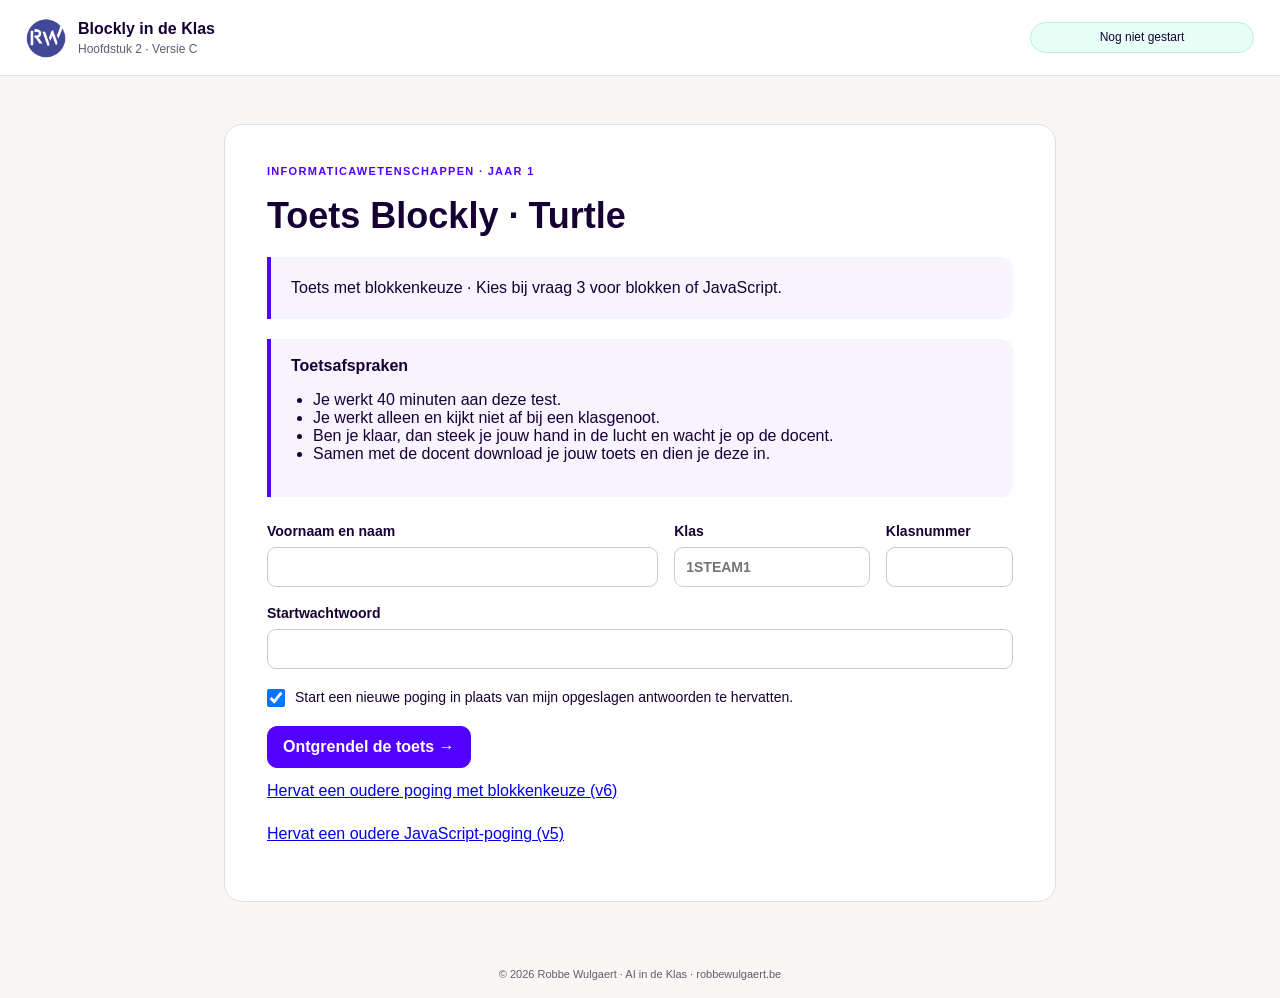
<file: evaluations/chapter-2/versions/C/index.html>
<!doctype html>
<!-- © 2026 Robbe Wulgaert · AI in de Klas · robbewulgaert.be -->
<html lang="nl-BE">
<head>
<meta charset="utf-8"><meta name="viewport" content="width=device-width,initial-scale=1">
<meta name="theme-color" content="#5200ff"><meta name="author" content="Robbe Wulgaert, AI in de Klas">
<title>Toets Blockly · Turtle · Versie C</title>
<link rel="icon" type="image/png" sizes="64x64" href="../../../../favicon.png?v=ff7968036640">
<link rel="stylesheet" href="../../../../assessment/assessment.css?v=20261110">
<link rel="stylesheet" href="../../chapter2.css?v=20261110-v7">
<script defer src="../../../../assessment/vendor/jspdf/jspdf.umd.min.js"></script>
<script defer src="../../../../assessment/assets-bundle.js"></script>
<script defer src="../../chapter2-assets.js"></script>
<script defer src="config.js?v=20261105-5"></script>
<script defer src="../../turtle-engine.js?v=20261110-playback"></script>
<script defer src="../../turtle-answer-modes.js?v=20261110-v7"></script>
<script defer src="../../chapter2-pdf.js?v=20261110-v7"></script>
<script defer src="../../chapter2-app.js?v=20261110-v7"></script>
</head>
<body>
<header class="topbar"><div class="brand"><img class="brand-icon" src="../../../../favicon.png?v=ff7968036640" alt="" width="40" height="40"><div>Blockly in de Klas<small>Hoofdstuk 2 · <span id="version-label">Versie C</span></small></div></div><div class="header-actions"><span id="identity-label"></span><div id="exam-timer" class="exam-timer" hidden><small>Resterende tijd</small><span id="timer-value" role="timer" aria-live="off">40:00</span></div><span id="save-status" class="save-status" role="status">Nog niet gestart</span><button id="review-top" type="button" hidden>Overzicht &amp; indienen</button></div></header>
<div id="timer-alert" class="timer-message" role="alert" hidden></div>
<main id="gate" class="gate-wrap"><section class="card gate-card" aria-labelledby="gate-title"><span class="eyebrow">INFORMATICAWETENSCHAPPEN · JAAR 1</span><h1 id="gate-title">Toets Blockly · Turtle</h1><div class="callout"><strong>Toetsafspraken</strong><ul><li>Je werkt 40 minuten aan deze test.</li><li>Je werkt alleen en kijkt niet af bij een klasgenoot.</li><li>Ben je klaar, dan steek je jouw hand in de lucht en wacht je op de docent.</li><li>Samen met de docent download je jouw toets en dien je deze in.</li></ul></div><form id="start-form"><div class="identity-grid"><label>Voornaam en naam<input id="student-name" required maxlength="100" autocomplete="name"></label><label>Klas<input id="student-class" required maxlength="20" pattern="(?:1STEAM)?[1-6]" placeholder="1STEAM1" title="1STEAM1 tot en met 1STEAM6" autocomplete="off"></label><label>Klasnummer<input id="student-number" required inputmode="numeric" pattern="[0-9]+" maxlength="10"></label></div><label>Startwachtwoord<input id="start-password" type="password" required autocomplete="off"></label><label class="checkbox-label"><input id="new-attempt" type="checkbox" checked> Start een nieuwe poging in plaats van mijn opgeslagen antwoorden te hervatten.</label><p id="gate-error" class="error" role="alert"></p><button class="primary" type="submit">Ontgrendel de toets →</button></form>
<div id="legacy-attempt-link"><p><a id="legacy-v6-link" href="?legacy=v6">Hervat een oudere poging met blokkenkeuze (v6)</a></p><p><a href="?legacy=v5">Hervat een oudere JavaScript-poging (v5)</a></p></div>
</section></main>
<div id="exam" class="exam-layout" hidden><aside class="sidebar" aria-label="Toetsnavigatie"><p class="eyebrow">JOUW TOETS</p><nav id="question-nav"></nav><div class="sidebar-footer"><strong id="progress-label">0 / 7 onderdelen</strong><p>Een vinkje betekent ingevuld. Je leerkracht beoordeelt je werk.</p><button id="review-side" type="button">Overzicht &amp; PDF</button></div></aside><main id="question-panel" class="question-panel" tabindex="-1"></main></div>
<footer class="site-footer">© 2026 Robbe Wulgaert · AI in de Klas · robbewulgaert.be</footer><noscript><p class="error">Schakel JavaScript in om deze toets te maken.</p></noscript>
</body></html>
</file>
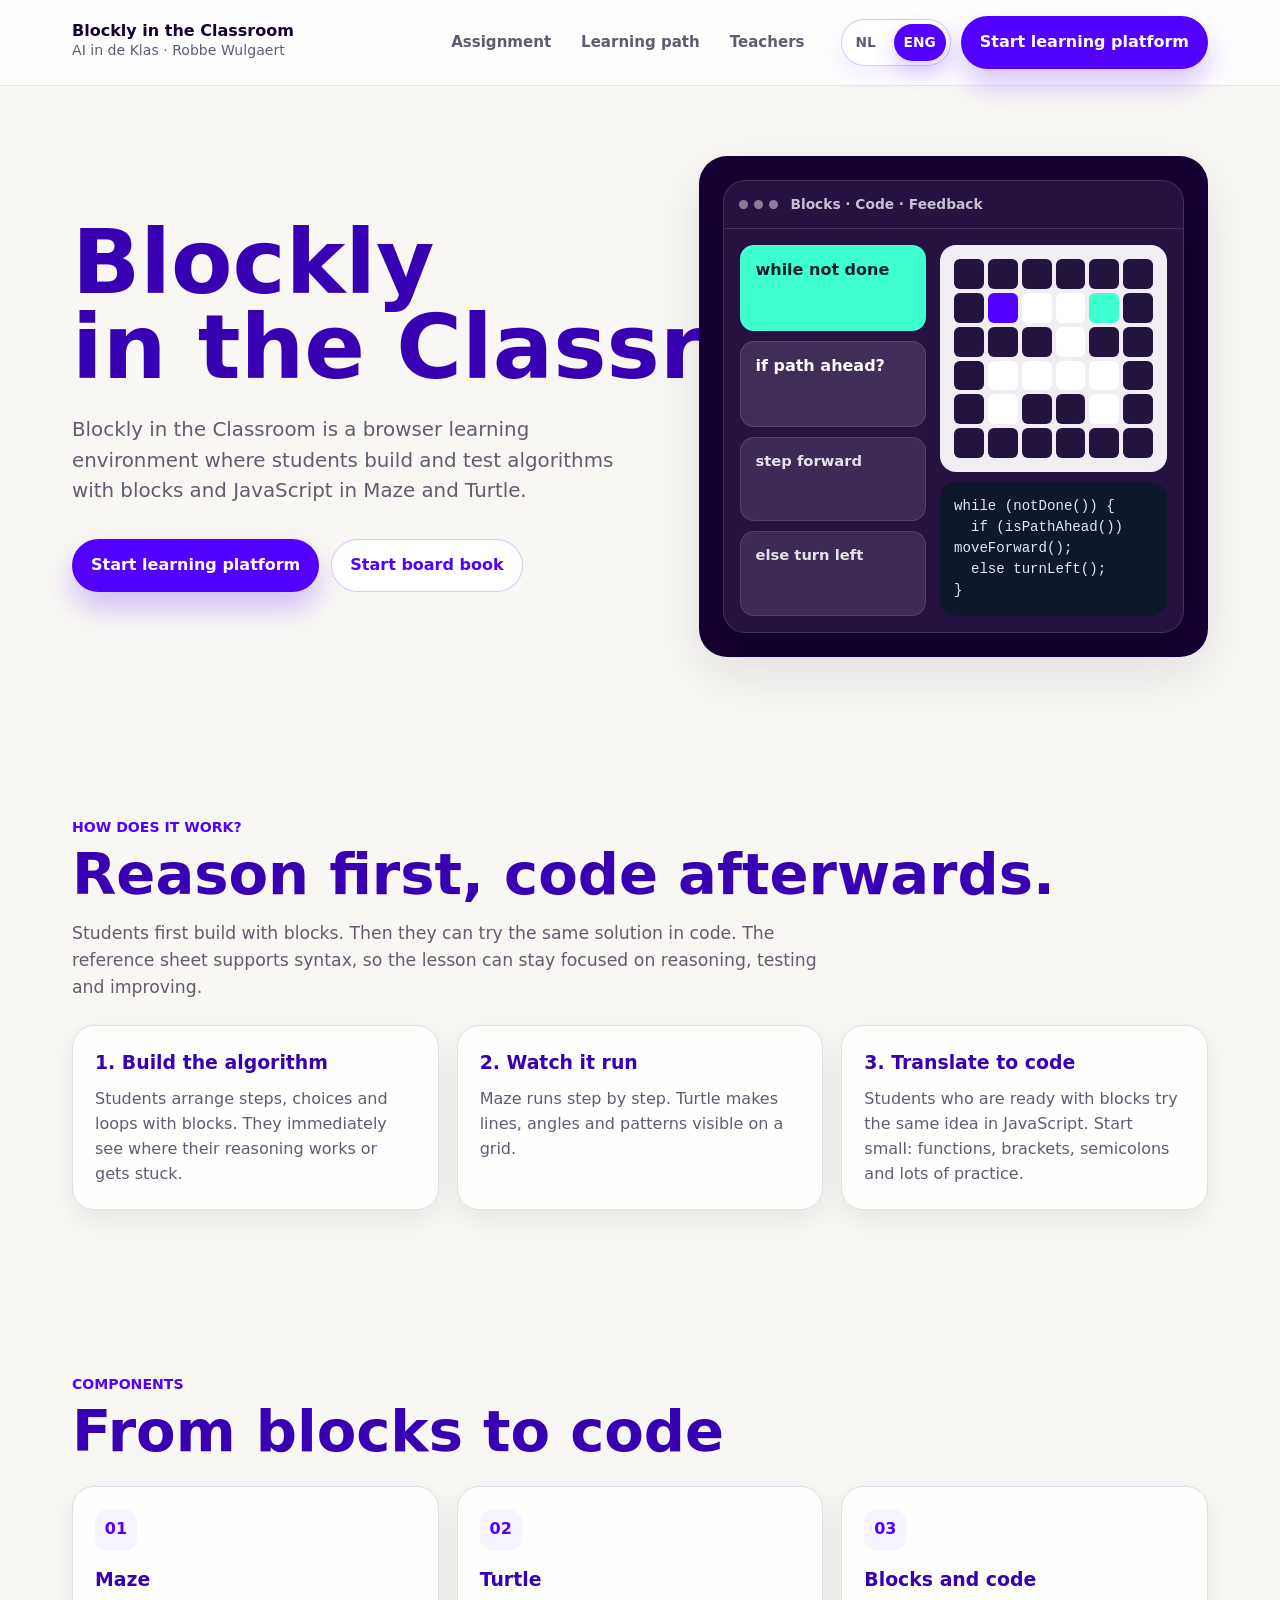
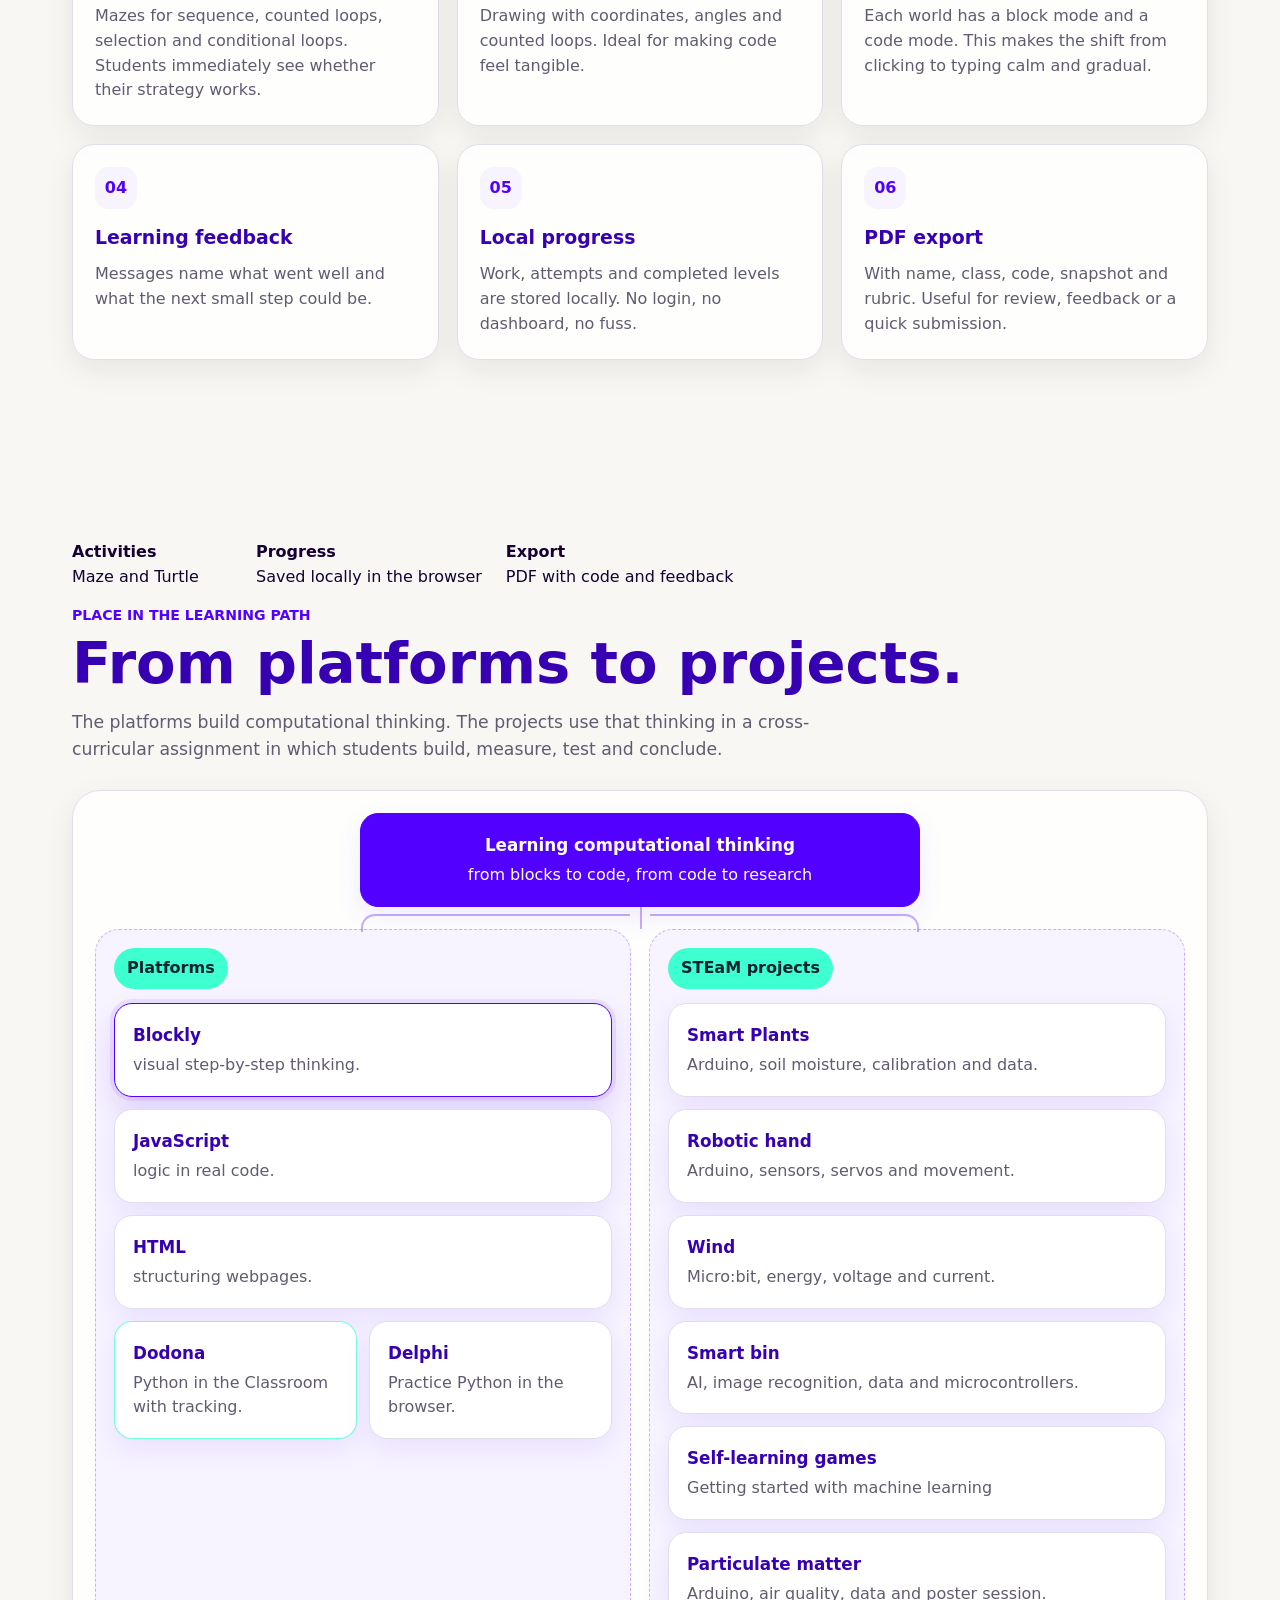
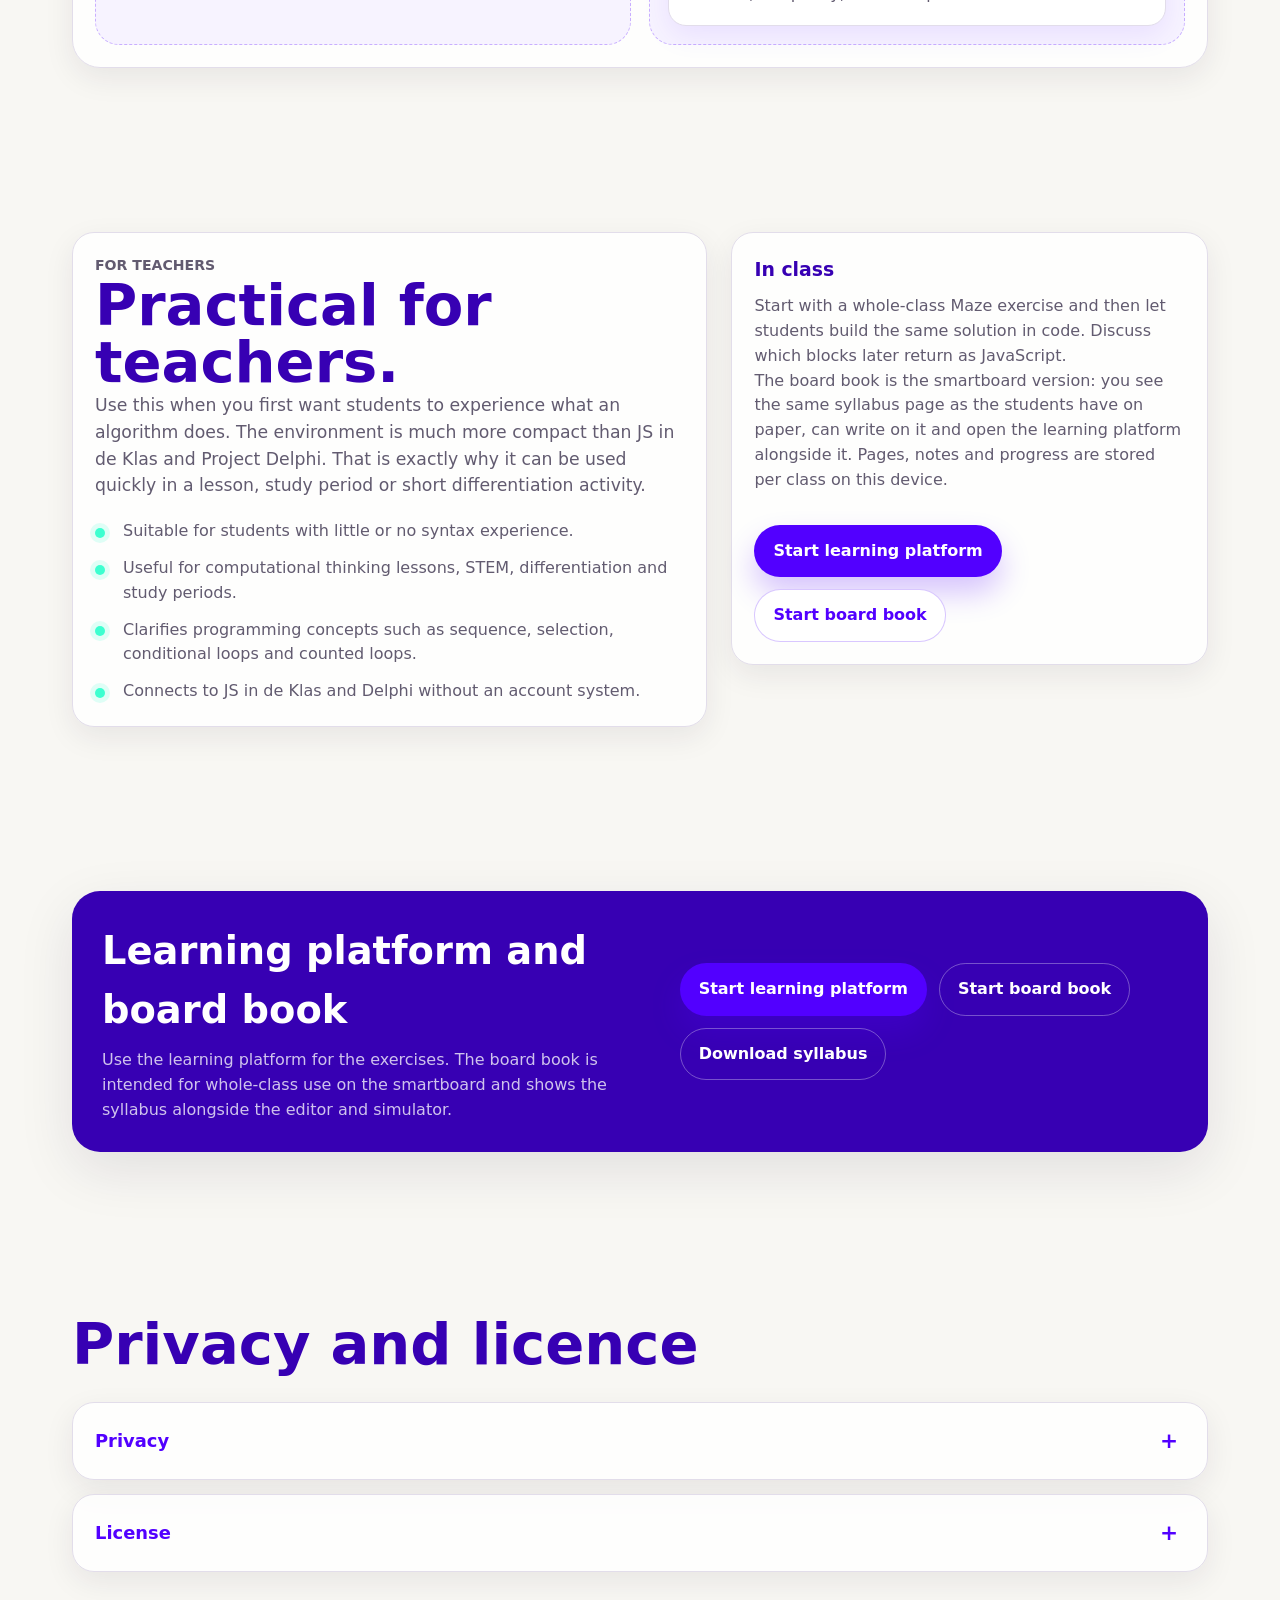
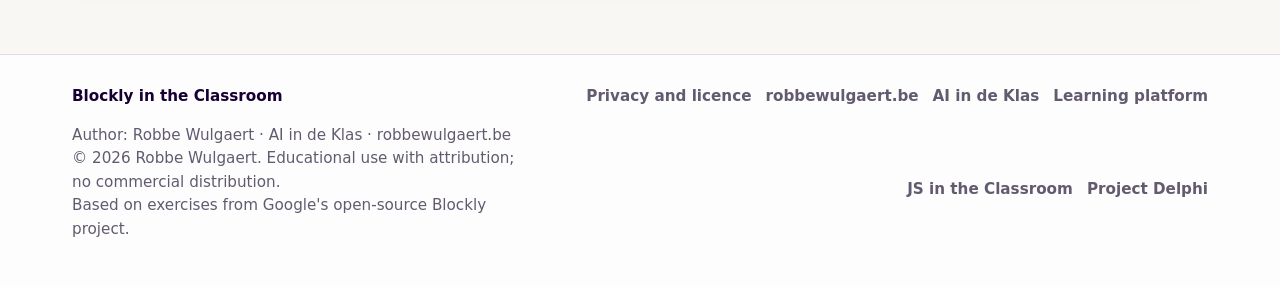
<file: en.html>
<!--
  Blockly in de Klas - landing page
  © 2026 Robbe Wulgaert, AI in de Klas, robbewulgaert.be. Alle rechten voorbehouden.
  Gebruik in eigen klas of eigen onderwijscontext is toegelaten mits duidelijke en expliciete naamsvermelding:
  Robbe Wulgaert, AI in de Klas, robbewulgaert.be
  Gebaseerd op oefeningen uit het open-source Blockly project door Google.
-->
<!doctype html>
<html lang="en">
<head>
  <meta charset="utf-8" />
  <meta name="viewport" content="width=device-width, initial-scale=1" />
  <meta name="author" content="Robbe Wulgaert, AI in de Klas, robbewulgaert.be" />
  <meta name="copyright" content="Copyright (c) 2026 Robbe Wulgaert" />
  <!-- generated:favicon -->
  <link rel="icon" type="image/png" sizes="64x64" href="./favicon.png?v=ff7968036640">
  <link rel="shortcut icon" type="image/png" sizes="64x64" href="./favicon.png?v=ff7968036640">
  <!-- /generated:favicon -->
<style>
    .privacy-license-list { display: grid; gap: 14px; margin-top: 28px; }
    .privacy-license-details { margin: 0; }
    .privacy-license-details summary {
      display: flex;
      align-items: center;
      justify-content: space-between;
      gap: 16px;
      color: var(--brand);
      cursor: pointer;
      font-size: 1.12rem;
      font-weight: 900;
      list-style: none;
    }
    .privacy-license-details summary::-webkit-details-marker { display: none; }
    .privacy-license-details summary::after {
      content: "+";
      display: grid;
      place-items: center;
      flex: 0 0 32px;
      width: 32px;
      height: 32px;
      border-radius: 999px;
      background: var(--brand-softer);
      color: var(--brand);
      font-size: 1.35rem;
      line-height: 1;
    }
    .privacy-license-details[open] summary::after { content: "−"; }
    .privacy-license-content { margin-top: 16px; padding-top: 16px; border-top: 1px solid var(--line); }
    .privacy-license-content p + p { margin-top: 12px; }
    :root {
      --brand: #5200FF;
      --brand-dark: #3700B3;
      --accent: #3DFFD0;
      --bg-soft: #F8F7F3;
      --panel: #ffffff;
      --soft: #F7F3FF;
      --ink: #160033;
      --muted: #625B70;
      --line: #E2DDEA;
      --good: #00A66A;
      --shadow: 0 18px 55px rgba(32, 20, 54, 0.10);
      --card-shadow: 0 10px 30px rgba(32, 20, 54, 0.08);
      --max: 1180px;
      --motion-fast: 150ms;
      --motion-medium: 260ms;
      --motion-slow: 520ms;
      --ease-standard: cubic-bezier(0.2, 0, 0, 1);
      --ease-out: cubic-bezier(0.22, 1, 0.36, 1);
    }

    @keyframes aiindeklas-soft-rise {
      from { opacity: 0; transform: translateY(12px); }
      to { opacity: 1; transform: translateY(0); }
    }

    * { box-sizing: border-box; }
    html { scroll-behavior: smooth; }

    body {
      margin: 0;
      min-height: 100vh;
      font-family: system-ui, -apple-system, "Segoe UI", Arial, sans-serif;
      color: var(--ink);
      line-height: 1.55;
      background: var(--bg-soft);
    }

    a { color: inherit; text-decoration: none; }
    code { font-family: ui-monospace, SFMono-Regular, Menlo, Monaco, Consolas, monospace; }

    .skip-link {
      position: absolute;
      left: -999px;
      top: 12px;
      z-index: 100;
      border-radius: 10px;
      background: var(--brand);
      color: #fff;
      padding: 10px 14px;
      font-weight: 900;
    }

    .skip-link:focus { left: 12px; }

    .site-header {
      position: sticky;
      top: 0;
      z-index: 50;
      border-bottom: 1px solid rgba(226, 221, 234, 0.78);
      background: rgba(255, 255, 255, 0.88);
      backdrop-filter: blur(16px);
    }

    .nav {
      max-width: var(--max);
      margin: 0 auto;
      padding: 16px 22px;
      display: flex;
      align-items: center;
      justify-content: space-between;
      gap: 24px;
    }

    .brand-link {
      display: flex;
      align-items: center;
      min-width: 0;
    }

    .brand-title {
      display: block;
      font-weight: 900;
      letter-spacing: 0;
      line-height: 1.05;
      white-space: nowrap;
    }

    .brand-subtitle {
      display: block;
      color: var(--muted);
      font-size: 0.88rem;
      white-space: nowrap;
      overflow: hidden;
      text-overflow: ellipsis;
    }

    .nav-links {
      display: flex;
      align-items: center;
      gap: 6px;
      color: var(--muted);
      font-weight: 700;
      font-size: 0.94rem;
    }

    .nav-panel {
      display: flex;
      align-items: center;
      gap: 24px;
    }

    .nav-actions {
      display: flex;
      align-items: center;
      justify-content: flex-end;
      gap: 10px;
      flex: 0 0 auto;
    }

    .menu-button {
      display: none;
      width: 46px;
      height: 46px;
      border: 1px solid rgba(82, 0, 255, 0.22);
      border-radius: 50%;
      padding: 0;
      background: #fff;
      color: var(--brand-dark);
      cursor: pointer;
      align-items: center;
      justify-content: center;
    }

    .menu-icon {
      display: grid;
      gap: 4px;
      width: 18px;
    }

    .menu-icon span {
      display: block;
      height: 2px;
      border-radius: 999px;
      background: currentColor;
    }

    .menu-button:hover,
    .menu-button:focus-visible {
      background: var(--soft);
      outline: none;
    }

    .nav-links a {
      padding: 10px 12px;
      border-radius: 999px;
    }

    .nav-links a:hover,
    .nav-links a:focus-visible {
      color: var(--brand);
      background: var(--soft);
      outline: none;
    }

    .btn {
      display: inline-flex;
      align-items: center;
      justify-content: center;
      gap: 10px;
      min-height: 46px;
      border-radius: 999px;
      padding: 13px 18px;
      border: 1px solid transparent;
      font-weight: 900;
      cursor: pointer;
      transition:
        transform var(--motion-fast) var(--ease-standard),
        box-shadow var(--motion-fast) var(--ease-standard),
        background var(--motion-fast) var(--ease-standard),
        border-color var(--motion-fast) var(--ease-standard);
      white-space: nowrap;
    }

    .btn:hover { transform: translateY(-1px); }

    .btn-primary {
      color: #fff;
      background: var(--brand);
      box-shadow: 0 16px 30px rgba(82, 0, 255, 0.23);
    }

    .btn-primary:hover,
    .btn-primary:focus-visible {
      background: var(--brand-dark);
      outline: none;
    }

    .btn-secondary {
      color: var(--brand);
      background: #fff;
      border-color: rgba(82, 0, 255, 0.22);
    }

    .btn-secondary:hover,
    .btn-secondary:focus-visible {
      background: var(--soft);
      border-color: rgba(82, 0, 255, 0.40);
      outline: none;
    }

    .btn-small { min-height: 46px; padding: 13px 18px; font-size: 1rem; }

    main { overflow: hidden; }

    .section {
      max-width: var(--max);
      margin: 0 auto;
      padding: 82px 22px;
    }

    .hero {
      display: grid;
      grid-template-columns: minmax(0, 1.06fr) minmax(340px, 0.94fr);
      align-items: center;
      gap: 54px;
      padding-top: 70px;
      padding-bottom: 78px;
    }

    .hero > * { min-width: 0; animation: aiindeklas-soft-rise var(--motion-slow) var(--ease-out) both; }

    h1 {
      margin: 0;
      color: var(--brand-dark);
      font-size: clamp(2.65rem, 7vw, 5.8rem);
      line-height: 0.94;
      letter-spacing: 0;
    }

    .hero-title-line {
      display: block;
      white-space: nowrap;
    }

    .hero-copy {
      margin: 26px 0 0;
      max-width: 720px;
      color: var(--muted);
      font-size: clamp(1.05rem, 1.7vw, 1.24rem);
    }

    .hero-actions {
      display: flex;
      flex-wrap: wrap;
      gap: 12px;
      margin-top: 32px;
    }

    .hero-card {
      position: relative;
      border-radius: 28px;
      padding: 24px;
      background: var(--ink);
      color: #fff;
      box-shadow: var(--shadow);
      overflow: hidden;
    }

    .mock-browser {
      position: relative;
      z-index: 1;
      overflow: hidden;
      border-radius: 22px;
      border: 1px solid rgba(255, 255, 255, 0.12);
      background: rgba(255, 255, 255, 0.07);
      box-shadow: 0 16px 36px rgba(0, 0, 0, 0.22);
    }

    .mock-top {
      display: flex;
      align-items: center;
      gap: 12px;
      padding: 13px 15px;
      border-bottom: 1px solid rgba(255, 255, 255, 0.12);
      color: rgba(255, 255, 255, 0.74);
      font-size: 0.86rem;
      font-weight: 800;
    }

    .mock-dots { display: flex; gap: 6px; }
    .mock-dots span { width: 9px; height: 9px; border-radius: 50%; background: rgba(255, 255, 255, 0.45); }

    .mock-body {
      display: grid;
      grid-template-columns: 0.9fr 1.1fr;
      gap: 14px;
      padding: 16px;
    }

    .block-column,
    .preview-column {
      min-width: 0;
      display: grid;
      gap: 10px;
    }

    .block-card {
      border-radius: 14px;
      padding: 12px 14px;
      background: rgba(255, 255, 255, 0.12);
      border: 1px solid rgba(255, 255, 255, 0.12);
      font-weight: 900;
    }

    .block-card.accent { color: #0d2130; background: var(--accent); }
    .block-card.small { font-size: 0.92rem; opacity: 0.88; }

    .maze-card,
    .code-card {
      border-radius: 16px;
      background: rgba(255, 255, 255, 0.93);
      color: var(--ink);
      padding: 14px;
    }

    .maze-grid {
      display: grid;
      grid-template-columns: repeat(6, 1fr);
      gap: 4px;
      aspect-ratio: 1;
    }

    .maze-grid span {
      border-radius: 6px;
      background: #e7e2f2;
    }

    .maze-grid .wall { background: #23143d; }
    .maze-grid .path { background: #fff; }
    .maze-grid .start { background: var(--brand); }
    .maze-grid .goal { background: var(--accent); }

    .code-card {
      background: #0f172a;
      color: #dbeafe;
      font-family: ui-monospace, SFMono-Regular, Menlo, Monaco, Consolas, monospace;
      font-size: 0.88rem;
      line-height: 1.5;
    }

    .section-head {
      display: flex;
      justify-content: space-between;
      gap: 28px;
      align-items: end;
      margin-bottom: 28px;
    }

    .section-kicker {
      margin: 0 0 8px;
      color: var(--brand);
      font-weight: 900;
      letter-spacing: 0;
      text-transform: uppercase;
      font-size: 0.88rem;
    }

    .section-title {
      margin: 0;
      color: var(--brand-dark);
      font-size: clamp(2rem, 4.5vw, 3.8rem);
      line-height: 1;
      letter-spacing: 0;
    }

    .section-lede {
      margin: 16px 0 0;
      max-width: 780px;
      color: var(--muted);
      font-size: 1.08rem;
    }

    .grid,
    .path-grid,
    .feature-grid {
      display: grid;
      grid-template-columns: repeat(3, minmax(0, 1fr));
      gap: 18px;
    }

    .card,
    .path-card,
    .feature-card,
    .callout {
      border: 1px solid var(--line);
      border-radius: 22px;
      background: rgba(255, 255, 255, 0.84);
      box-shadow: var(--card-shadow);
      padding: 22px;
      transition:
        transform var(--motion-medium) var(--ease-out),
        box-shadow var(--motion-medium) var(--ease-out);
    }

    .card:hover,
    .path-card:hover,
    .feature-card:hover,
    .callout:hover {
      transform: translateY(-3px);
      box-shadow: var(--shadow);
    }

    .card h3,
    .path-card h3,
    .feature-card h3,
    .callout h3 {
      margin: 0 0 10px;
      color: var(--brand-dark);
      font-size: 1.18rem;
      letter-spacing: 0;
    }

    .card p,
    .path-card p,
    .feature-card p,
    .callout p {
      margin: 0;
      color: var(--muted);
    }

    .feature-number,
    .path-number {
      width: 42px;
      height: 42px;
      display: grid;
      place-items: center;
      margin-bottom: 14px;
      border-radius: 14px;
      background: var(--soft);
      color: var(--brand);
      font-weight: 900;
    }

    .path-grid { grid-template-columns: repeat(4, minmax(0, 1fr)); }

    .path-card.featured {
      background: #fff;
      border-color: rgba(82, 0, 255, 0.28);
    }

    .family-tree {
      margin-top: 28px;
      border: 1px solid var(--line);
      border-radius: 28px;
      background: rgba(255, 255, 255, 0.86);
      box-shadow: var(--card-shadow);
      padding: 22px;
      overflow: hidden;
    }

    .tree-root { display: flex; justify-content: center; margin-bottom: 22px; }

    .tree-node {
      display: block;
      color: inherit;
      text-decoration: none;
      transition:
        transform var(--motion-fast) var(--ease-standard),
        box-shadow var(--motion-fast) var(--ease-standard),
        border-color var(--motion-fast) var(--ease-standard);
      border: 1px solid var(--line);
      border-radius: 18px;
      background: #fff;
      padding: 18px;
      box-shadow: 0 10px 28px rgba(82, 0, 255, 0.08);
    }

    .tree-node strong {
      display: block;
      margin-bottom: 5px;
      color: var(--brand-dark);
      font-size: 1.05rem;
      font-weight: 900;
      letter-spacing: 0;
    }

    .tree-node span { display: block; color: var(--muted); }

    .tree-node.root {
      width: min(560px, 100%);
      text-align: center;
      background: var(--brand);
      border-color: var(--brand);
    }

    .tree-node.root strong,
    .tree-node.root span { color: #fff; }

    .tree-node:hover,
    .tree-node:focus-visible {
      transform: translateY(-2px);
      border-color: var(--brand);
      box-shadow: 0 18px 38px rgba(82, 0, 255, 0.14);
      outline: none;
    }

    .tree-branches {
      position: relative;
      display: grid;
      grid-template-columns: 1fr 1fr;
      gap: 18px;
    }

    .tree-branches::before {
      content: "";
      position: absolute;
      top: -22px;
      left: 50%;
      width: 2px;
      height: 22px;
      background: var(--brand);
      opacity: 0.32;
    }

    .tree-branch {
      position: relative;
      border: 1.5px dashed rgba(82, 0, 255, 0.28);
      border-radius: 24px;
      padding: 18px;
      background: var(--soft);
    }

    .tree-branch::before {
      content: "";
      position: absolute;
      top: -16px;
      width: 50%;
      height: 16px;
      border-top: 2px solid rgba(82, 0, 255, 0.32);
    }

    .tree-branch:first-child::before { right: 0; border-left: 2px solid rgba(82, 0, 255, 0.32); border-radius: 14px 0 0 0; }
    .tree-branch:last-child::before { left: 0; border-right: 2px solid rgba(82, 0, 255, 0.32); border-radius: 0 14px 0 0; }

    .branch-title {
      display: inline-flex;
      margin-bottom: 14px;
      border-radius: 999px;
      background: var(--accent);
      color: #0d2130;
      padding: 8px 13px;
      font-weight: 900;
    }

    .tree-stack { display: grid; gap: 12px; }

    .tree-node.current {
      border-color: var(--brand);
      box-shadow: 0 0 0 4px rgba(82, 0, 255, 0.08), 0 16px 32px rgba(82, 0, 255, 0.14);
    }

    .tree-node.bridge,
    .tree-node.dodona {
      background: #fff;
      border-color: rgba(61, 255, 208, 0.72);
    }

    .delphi-dodona-pair {
      display: grid;
      grid-template-columns: 1fr 1fr;
      gap: 12px;
      align-items: stretch;
    }

    .logic-note {
      margin-top: 18px;
      border-left: 6px solid var(--brand);
      border-radius: 16px;
      background: #fff;
      padding: 16px;
      color: var(--muted);
      font-weight: 700;
    }

    .split > * { min-width: 0; }
    .split {
      display: grid;
      grid-template-columns: minmax(0, 1fr) minmax(320px, 0.75fr);
      gap: 24px;
      align-items: start;
    }

    .bullet-list {
      display: grid;
      gap: 12px;
      margin: 20px 0 0;
      padding: 0;
      list-style: none;
    }

    .bullet-list li {
      position: relative;
      padding-left: 28px;
      color: var(--muted);
    }

    .bullet-list li::before {
      content: "";
      position: absolute;
      left: 0;
      top: 0.55em;
      width: 10px;
      height: 10px;
      border-radius: 50%;
      background: var(--accent);
      box-shadow: 0 0 0 5px rgba(61, 255, 208, 0.16);
    }

    .cta-band {
      display: flex;
      align-items: center;
      justify-content: space-between;
      gap: 24px;
      padding: 30px;
      border-radius: 28px;
      background: var(--brand-dark);
      color: #fff;
      box-shadow: var(--shadow);
    }

    .cta-band h2 {
      margin: 0 0 8px;
      font-size: clamp(1.7rem, 3vw, 2.6rem);
      letter-spacing: 0;
    }

    .cta-band p {
      margin: 0;
      color: rgba(255, 255, 255, 0.76);
      max-width: 720px;
    }

    .cta-actions { display: flex; flex-wrap: wrap; gap: 12px; }
    .cta-actions .btn-secondary { background: transparent; color: #fff; border-color: rgba(255,255,255,0.32); }
    .cta-actions .btn-secondary:hover { background: rgba(255,255,255,0.1); }

    .site-footer {
      border-top: 1px solid var(--line);
      background: rgba(255, 255, 255, 0.82);
    }

    .footer-inner {
      max-width: var(--max);
      margin: 0 auto;
      padding: 30px 22px;
      display: flex;
      justify-content: space-between;
      gap: 24px;
      color: var(--muted);
      font-size: 0.95rem;
    }

    .footer-title {
      color: var(--ink);
      font-weight: 900;
      margin-bottom: 6px;
    }

    .footer-links {
      display: flex;
      flex-wrap: wrap;
      gap: 14px;
      justify-content: flex-end;
      font-weight: 800;
    }

    .footer-links a:hover { color: var(--brand); }

    @media (max-width: 980px) {
      .hero,
      .split { grid-template-columns: minmax(0, 1fr); }
      .grid,
      .feature-grid,
      .path-grid { grid-template-columns: repeat(2, minmax(0, 1fr)); }
      .tree-branches,
      .delphi-dodona-pair { grid-template-columns: 1fr; }
      .tree-branches::before,
      .tree-branch::before { display: none; }
    }

    @media (max-width: 760px) {
      .nav {
        display: grid;
        grid-template-columns: auto minmax(0, 1fr);
        justify-content: initial;
        gap: 12px;
      }
      .menu-button { display: inline-flex; grid-column: 1; grid-row: 1; }
      .brand-link { grid-column: 2; grid-row: 1; }
      .brand-subtitle { display: none; }
      .nav-panel {
        display: none;
        grid-column: 1 / -1;
        grid-row: 2;
        padding: 12px;
        border: 1px solid rgba(82, 0, 255, 0.16);
        border-radius: 10px;
        background: #fff;
        box-shadow: var(--shadow);
      }
      .nav-panel.is-open { display: grid; gap: 12px; }
      .nav-links { display: grid; grid-template-columns: 1fr; gap: 2px; }
      .nav-links a { text-align: left; }
      .nav-actions { display: grid; grid-template-columns: 1fr; justify-items: stretch; gap: 12px; }
      .nav-actions .language-toggle { justify-self: start; }
      .nav-actions .btn { width: 100%; }
      .cta-band { align-items: flex-start; flex-direction: column; }
    }

    @media (max-width: 680px) {
      .nav { padding: 14px 16px; }
      .section { padding: 58px 16px; }
      .hero { padding-top: 48px; }
      .hero-card { padding: 16px; }
      .mock-body { grid-template-columns: 1fr; }
      .brand-subtitle { display: none; }
      .grid,
      .feature-grid,
      .path-grid { grid-template-columns: 1fr; }
      .hero-actions,
      .cta-actions,
      .btn { width: 100%; }
      .footer-inner { flex-direction: column; }
      .footer-links { justify-content: flex-start; }
    }

    @media (prefers-reduced-motion: reduce) {
      *, *::before, *::after {
        animation-duration: 0.01ms !important;
        animation-iteration-count: 1 !important;
        scroll-behavior: auto !important;
        transition-duration: 0.01ms !important;
      }
    }
  </style>
  <style id="language-toggle-styles">
.language-toggle {
  display: inline-flex;
  align-items: center;
  gap: 4px;
  border: 1px solid rgba(82, 0, 255, 0.22);
  border-radius: 999px;
  background: #fff;
  padding: 4px;
  box-shadow: 0 10px 24px rgba(82, 0, 255, 0.08);
}
.language-toggle a {
  min-width: 44px;
  min-height: 36px;
  border: 0;
  border-radius: 999px;
  padding: 8px 10px;
  background: transparent;
  color: var(--muted, var(--delphi-muted, #625b70));
  font: inherit;
  font-size: 0.86rem;
  font-weight: 900;
  cursor: pointer;
}
.language-toggle a.is-active {
  background: var(--brand, var(--brand-purple, var(--delphi-blue, #5200FF)));
  color: #fff;
  box-shadow: 0 10px 22px rgba(82, 0, 255, 0.20);
}
.language-toggle a:focus-visible {
  outline: 3px solid rgba(61, 255, 208, 0.75);
  outline-offset: 2px;
}
</style>
<!-- generated:seo-head -->
<title>Blockly in the Classroom</title>
<meta name="description" content="Blockly in the Classroom is a browser learning environment where students build and test algorithms with blocks and JavaScript in Maze and Turtle.">
<meta name="robots" content="index, follow, max-image-preview:large">
<link rel="canonical" href="https://robbew.github.io/Blockly/en.html">
<link rel="alternate" hreflang="nl-BE" href="https://robbew.github.io/Blockly/">
<link rel="alternate" hreflang="en" href="https://robbew.github.io/Blockly/en.html">
<link rel="alternate" hreflang="x-default" href="https://robbew.github.io/Blockly/">
<meta property="og:type" content="website">
<meta property="og:locale" content="en_GB">
<meta property="og:title" content="Blockly in the Classroom">
<meta property="og:description" content="Blockly in the Classroom is a browser learning environment where students build and test algorithms with blocks and JavaScript in Maze and Turtle.">
<meta property="og:url" content="https://robbew.github.io/Blockly/en.html">
<meta property="og:image" content="https://robbew.github.io/Blockly/assets/social-preview.png">
<meta property="og:image:alt" content="Blockly in the Classroom — learning project">
<meta name="twitter:card" content="summary_large_image">
<meta name="twitter:title" content="Blockly in the Classroom">
<meta name="twitter:description" content="Blockly in the Classroom is a browser learning environment where students build and test algorithms with blocks and JavaScript in Maze and Turtle.">
<meta name="twitter:image" content="https://robbew.github.io/Blockly/assets/social-preview.png">
<meta name="twitter:image:alt" content="Blockly in the Classroom — learning project">
<script type="application/ld+json">{"@context":"https://schema.org","@graph":[{"@type":"WebPage","@id":"https://robbew.github.io/Blockly/en.html#webpage","url":"https://robbew.github.io/Blockly/en.html","name":"Blockly in the Classroom","description":"Blockly in the Classroom is a browser learning environment where students build and test algorithms with blocks and JavaScript in Maze and Turtle.","inLanguage":"en","about":{"@id":"https://robbew.github.io/Blockly/#resource"},"mainEntity":{"@id":"https://robbew.github.io/Blockly/#resource"}},{"@type":"Person","@id":"https://robbew.github.io/aiindeklas/#robbe-wulgaert","name":"Robbe Wulgaert","url":"https://robbew.github.io/aiindeklas/"},{"@type":["WebApplication","LearningResource"],"@id":"https://robbew.github.io/Blockly/#resource","name":"Blockly in the Classroom","description":"Blockly in the Classroom is a browser learning environment where students build and test algorithms with blocks and JavaScript in Maze and Turtle.","url":"https://robbew.github.io/Blockly/","creator":{"@id":"https://robbew.github.io/aiindeklas/#robbe-wulgaert"},"license":"https://robbew.github.io/Blockly/LICENSE.md","inLanguage":"en","teaches":["Sequence, selection and loops","Testing and debugging algorithms"],"abstract":"Activities: Maze and Turtle; Progress: Saved locally in the browser; Export: PDF with code and feedback"}]}</script>
<!-- /generated:seo-head -->
<style id="seo-facts-styles">.seo-facts dl { display: flex; flex-wrap: wrap; gap: 0.75rem 1.5rem; } .seo-facts dl > div { min-width: 10rem; } .seo-facts dt { font-weight: 700; } .seo-facts dd { margin: 0; } .language-toggle a { text-decoration: none; }</style>
</head>
<body>
  <a class="skip-link" href="#main">Skip to main content</a>

  <header class="site-header">
    <nav class="nav" aria-label="Main navigation">
      <button class="menu-button" id="menuButton" type="button" aria-expanded="false" aria-controls="navPanel" aria-label="Open navigation menu">
        <span class="menu-icon" aria-hidden="true"><span></span><span></span><span></span></span>
      </button>
      <a class="brand-link" href="#top" aria-label="Blockly in the Classroom">
        <span>
          <span class="brand-title">Blockly in the Classroom</span>
          <span class="brand-subtitle">AI in de Klas · Robbe Wulgaert</span>
        </span>
      </a>
      <div class="nav-panel" id="navPanel">
        <div class="nav-links" id="navLinks" aria-label="Page sections">
          <a href="#werking">Assignment</a>
          <a href="#groeipad">Learning path</a>
          <a href="#leerkrachten">Teachers</a>
        </div>
        <div class="nav-actions">
          <div class="language-toggle" role="group" aria-label="Language selection">
            <a href="./" data-language-choice="nl">NL</a>
            <a href="en.html" data-language-choice="en" class="is-active" aria-current="page">ENG</a>
          </div>
          <a class="btn btn-primary" href="platform.html">Start learning platform</a>
        </div>
      </div>
    </nav>
  </header>

  <main id="main">
    <section class="section hero" id="top">
      <div>
        <h1><span class="hero-title-line">Blockly</span><span class="hero-title-line">in the Classroom</span></h1>
        <p class="hero-copy">Blockly in the Classroom is a browser learning environment where students build and test algorithms with blocks and JavaScript in Maze and Turtle.</p>
        <div class="hero-actions">
          <a class="btn btn-primary" href="platform.html">Start learning platform</a>
          <a class="btn btn-secondary" href="teacher.html">Start board book</a>
        </div>
      </div>

      <aside class="hero-card" aria-label="Example of the learning environment">
        <div class="mock-browser">
          <div class="mock-top">
            <div class="mock-dots" aria-hidden="true"><span></span><span></span><span></span></div>
            <div>Blocks · Code · Feedback</div>
          </div>
          <div class="mock-body">
            <div class="block-column" aria-hidden="true">
              <div class="block-card accent">while not done</div>
              <div class="block-card">if path ahead?</div>
              <div class="block-card small">step forward</div>
              <div class="block-card small">else turn left</div>
            </div>
            <div class="preview-column">
              <div class="maze-card" aria-hidden="true">
                <div class="maze-grid">
                  <span class="wall"></span><span class="wall"></span><span class="wall"></span><span class="wall"></span><span class="wall"></span><span class="wall"></span>
                  <span class="wall"></span><span class="start"></span><span class="path"></span><span class="path"></span><span class="goal"></span><span class="wall"></span>
                  <span class="wall"></span><span class="wall"></span><span class="wall"></span><span class="path"></span><span class="wall"></span><span class="wall"></span>
                  <span class="wall"></span><span class="path"></span><span class="path"></span><span class="path"></span><span class="path"></span><span class="wall"></span>
                  <span class="wall"></span><span class="path"></span><span class="wall"></span><span class="wall"></span><span class="path"></span><span class="wall"></span>
                  <span class="wall"></span><span class="wall"></span><span class="wall"></span><span class="wall"></span><span class="wall"></span><span class="wall"></span>
                </div>
              </div>
              <div class="code-card" aria-hidden="true">
                while (notDone()) {<br>
                  if (isPathAhead()) moveForward();<br>
                  else turnLeft();<br>
                }
              </div>
            </div>
          </div>
        </div>
      </aside>
    </section>

    <section class="section" id="werking">
      <p class="section-kicker">How does it work?</p>
      <h2 class="section-title">Reason first, code afterwards.</h2>
      <p class="section-lede">
        Students first build with blocks. Then they can try the same solution in code. The reference sheet supports syntax, so the lesson can stay focused on reasoning, testing and improving.
      </p>
      <br>
      <div class="grid">
        <article class="card">
          <h3>1. Build the algorithm</h3>
          <p>Students arrange steps, choices and loops with blocks. They immediately see where their reasoning works or gets stuck.</p>
        </article>
        <article class="card">
          <h3>2. Watch it run</h3>
          <p>Maze runs step by step. Turtle makes lines, angles and patterns visible on a grid.</p>
        </article>
        <article class="card">
          <h3>3. Translate to code</h3>
          <p>Students who are ready with blocks try the same idea in JavaScript. Start small: functions, brackets, semicolons and lots of practice.</p>
        </article>
      </div>
    </section>

    <section class="section" id="features">
      <p class="section-kicker">Components</p>
      <h2 class="section-title">From blocks to code</h2>
      <br>
      <div class="feature-grid">
        <article class="feature-card">
          <div class="feature-number">01</div>
          <h3>Maze</h3>
          <p>Mazes for sequence, counted loops, selection and conditional loops. Students immediately see whether their strategy works.</p>
        </article>
        <article class="feature-card">
          <div class="feature-number">02</div>
          <h3>Turtle</h3>
          <p>Drawing with coordinates, angles and counted loops. Ideal for making code feel tangible.</p>
        </article>
        <article class="feature-card">
          <div class="feature-number">03</div>
          <h3>Blocks and code</h3>
          <p>Each world has a block mode and a code mode. This makes the shift from clicking to typing calm and gradual.</p>
        </article>
        <article class="feature-card">
          <div class="feature-number">04</div>
          <h3>Learning feedback</h3>
          <p>Messages name what went well and what the next small step could be.</p>
        </article>
        <article class="feature-card">
          <div class="feature-number">05</div>
          <h3>Local progress</h3>
          <p>Work, attempts and completed levels are stored locally. No login, no dashboard, no fuss.</p>
        </article>
        <article class="feature-card">
          <div class="feature-number">06</div>
          <h3>PDF export</h3>
          <p>With name, class, code, snapshot and rubric. Useful for review, feedback or a quick submission.</p>
        </article>
      </div>
    </section>

    <section class="section" id="groeipad">
      <!-- generated:seo-facts -->
<section class="seo-facts" aria-label="Project facts"><dl><div><dt>Activities</dt><dd>Maze and Turtle</dd></div><div><dt>Progress</dt><dd>Saved locally in the browser</dd></div><div><dt>Export</dt><dd>PDF with code and feedback</dd></div></dl></section>
<!-- /generated:seo-facts -->
      <!-- generated:heading -->
      <p class="section-kicker">Place in the learning path</p>
      <h2 class="section-title">From platforms to projects.</h2>
      <p class="section-lede">The platforms build computational thinking. The projects use that thinking in a cross-curricular assignment in which students build, measure, test and conclude.</p>
      <!-- /generated:heading -->
      <!-- generated:tree -->
      <div class="family-tree" aria-label="Learning path of platforms and projects">
        <div class="tree-root">
          <a class="tree-node root" href="https://www.aiindeklas.be" target="_blank" rel="noopener">
            <strong>Learning computational thinking</strong>
            <span>from blocks to code, from code to research</span>
          </a>
        </div>
        <div class="tree-branches">
          <div class="tree-branch">
            <div class="branch-title">Platforms</div>
            <div class="tree-stack">
              <a class="tree-node current" href="https://robbew.github.io/Blockly/" target="_blank" rel="noopener" aria-current="page">
                <strong>Blockly</strong>
                <span>visual step-by-step thinking.</span>
              </a>
              <a class="tree-node" href="https://robbew.github.io/jsindeklas/" target="_blank" rel="noopener">
                <strong>JavaScript</strong>
                <span>logic in real code.</span>
              </a>
              <a class="tree-node" href="https://robbew.github.io/htmlindeklas/" target="_blank" rel="noopener">
                <strong>HTML</strong>
                <span>structuring webpages.</span>
              </a>
              <div class="delphi-dodona-pair" aria-label="Dodona and Delphi">
                <a class="tree-node dodona" href="https://dodona.be/nl/courses/2641/" target="_blank" rel="noopener">
                  <strong>Dodona</strong>
                  <span>Python in the Classroom with tracking.</span>
                </a>
                <a class="tree-node" href="https://robbew.github.io/delphi/" target="_blank" rel="noopener">
                  <strong>Delphi</strong>
                  <span>Practice Python in the browser.</span>
                </a>
              </div>
            </div>
          </div>
          <div class="tree-branch">
            <div class="branch-title">STEaM projects</div>
            <div class="tree-stack">
              <a class="tree-node" href="https://robbew.github.io/smartplants/" target="_blank" rel="noopener">
                <strong>Smart Plants</strong>
                <span>Arduino, soil moisture, calibration and data.</span>
              </a>
              <a class="tree-node" href="https://robbew.github.io/robothand/" target="_blank" rel="noopener">
                <strong>Robotic hand</strong>
                <span>Arduino, sensors, servos and movement.</span>
              </a>
              <a class="tree-node" href="https://robbew.github.io/projectwind/" target="_blank" rel="noopener">
                <strong>Wind</strong>
                <span>Micro:bit, energy, voltage and current.</span>
              </a>
              <a class="tree-node" href="https://robbew.github.io/slimme_vuilnisbak/" target="_blank" rel="noopener">
                <strong>Smart bin</strong>
                <span>AI, image recognition, data and microcontrollers.</span>
              </a>
              <a class="tree-node" href="https://robbew.github.io/aiindeklas/zelflerende-games/" target="_blank" rel="noopener">
                <strong>Self-learning games</strong>
                <span>Getting started with machine learning</span>
              </a>
              <a class="tree-node" href="https://robbew.github.io/projectfijnstof/" target="_blank" rel="noopener">
                <strong>Particulate matter</strong>
                <span>Arduino, air quality, data and poster session.</span>
              </a>
            </div>
          </div>
        </div>
      </div>
      <!-- /generated:tree -->
    </section>

    <section class="section" id="leerkrachten">
      <div class="split">
        <article class="card">
          <p class="section-kicker">For teachers</p>
          <h2 class="section-title">Practical for teachers.</h2>
          <p class="section-lede">
            Use this when you first want students to experience what an algorithm does. The environment is much more compact than JS in de Klas and Project Delphi. That is exactly why it can be used quickly in a lesson, study period or short differentiation activity.
          </p>
          <ul class="bullet-list">
            <li>Suitable for students with little or no syntax experience.</li>
            <li>Useful for computational thinking lessons, STEM, differentiation and study periods.</li>
            <li>Clarifies programming concepts such as sequence, selection, conditional loops and counted loops.</li>
            <li>Connects to JS in de Klas and Delphi without an account system.</li>
          </ul>
        </article>
        <aside class="callout">
          <h3>In class</h3>
          <p>
            Start with a whole-class Maze exercise and then let students build the same solution in code. Discuss which blocks later return as JavaScript.
          </p>
          <p>
            The board book is the smartboard version: you see the same syllabus page as the students have on paper, can write on it and open the learning platform alongside it. Pages, notes and progress are stored per class on this device.
          </p>
          <div class="hero-actions">
            <a class="btn btn-primary" href="platform.html">Start learning platform</a>
            <a class="btn btn-secondary" href="teacher.html">Start board book</a>
          </div>
        </aside>
      </div>
    </section>

    <section class="section" aria-label="Get started">
      <div class="cta-band">
        <div>
          <h2>Learning platform and board book</h2>
          <p>
            Use the learning platform for the exercises. The board book is intended for whole-class use on the smartboard and shows the syllabus alongside the editor and simulator.
          </p>
        </div>
        <div class="cta-actions">
          <a class="btn btn-primary" href="platform.html">Start learning platform</a>
          <a class="btn btn-secondary" href="teacher.html">Start board book</a>
          <a class="btn btn-secondary" href="syllabus/syllabus_blockly_in_de_klas.pdf" download="syllabus_blockly_in_de_klas.pdf">Download syllabus</a>
        </div>
      </div>
    </section>
    <section class="section" id="privacy-license" aria-labelledby="privacy-license-title">
      <h2 class="section-title" id="privacy-license-title">Privacy and licence</h2>
      <div class="privacy-license-list">
        <details class="feature-card privacy-license-details">
          <summary>Privacy</summary>
          <div class="privacy-license-content">
            <p class="card-copy">This project does not use its own analytics or advertising cookies. Input, progress and results are processed in the browser and may be stored locally on the device. A download or export occurs only when the user initiates it. GitHub Pages logs visitors’ IP addresses for security purposes; external services are governed by their provider’s privacy policy.</p>
            <p class="card-copy"><a href="https://docs.github.com/en/pages/getting-started-with-github-pages/what-is-github-pages#data-collection">Read how GitHub Pages processes technical visitor data.</a></p>
          </div>
        </details>
        <details class="feature-card privacy-license-details">
          <summary>License</summary>
          <div class="privacy-license-content">
            <p class="card-copy">Original project material by Robbe Wulgaert may be used, copied and adapted free of charge for education, provided that ‘Robbe Wulgaert – AI in de Klas’ is clearly displayed, where reasonably practical with a link to the original project. Commercial sale, paid distribution, sublicensing or repackaging as a commercial product is not permitted without prior written permission. Other uses outside education also require prior written permission. Third-party components remain subject to their own licences.</p>
            <p class="card-copy"><a href="LICENSE.md">Read the full licence terms.</a></p>
          </div>
        </details>
      </div>
    </section>
  </main>

  <footer class="site-footer">
    <div class="footer-inner">
      <div>
        <div class="footer-title">Blockly in the Classroom</div>
        <p>
          Author: Robbe Wulgaert · AI in de Klas · robbewulgaert.be<br>
          © 2026 Robbe Wulgaert. Educational use with attribution; no commercial distribution.<br>
          Based on exercises from Google&#x27;s open-source Blockly project.
        </p>
      </div>
      <div class="footer-links" aria-label="Footer links">
        <a href="#privacy-license">Privacy and licence</a>
        <a href="https://www.robbewulgaert.be">robbewulgaert.be</a>
        <a href="https://www.aiindeklas.be">AI in de Klas</a>
        <a href="platform.html">Learning platform</a>
        <a href="https://robbew.github.io/jsindeklas/">JS in the Classroom</a>
        <a href="https://robbew.github.io/delphi/">Project Delphi</a>
      </div>
    </div>
  </footer>
  <script>
    const menuButton = document.getElementById("menuButton");
    const navPanel = document.getElementById("navPanel");

    const setMenuState = (isOpen, { returnFocus = false } = {}) => {
      if (!menuButton || !navPanel) return;
      navPanel.classList.toggle("is-open", isOpen);
      menuButton.setAttribute("aria-expanded", String(isOpen));
      if (returnFocus) menuButton.focus();
    };

    menuButton?.addEventListener("click", () => {
      setMenuState(menuButton.getAttribute("aria-expanded") !== "true");
    });

    navPanel?.addEventListener("click", (event) => {
      if (event.target instanceof Element && event.target.closest("a")) setMenuState(false);
    });

    document.addEventListener("keydown", (event) => {
      if (event.key === "Escape" && menuButton?.getAttribute("aria-expanded") === "true") {
        setMenuState(false, { returnFocus: true });
      }
    });

    document.addEventListener("click", (event) => {
      if (menuButton?.getAttribute("aria-expanded") === "true" && event.target instanceof Node && !menuButton.contains(event.target) && !navPanel?.contains(event.target)) {
        setMenuState(false);
      }
    });

    window.addEventListener("resize", () => {
      if (window.innerWidth > 760) setMenuState(false);
    });
  </script>
<script id="language-toggle-script">
(() => {
  const LANGUAGE_KEY = "aiindeklas:index-language";
  const TRANSLATIONS = {
  "Belangrijke acties": "Key actions",
  "Start": "Get started",
  "Footerlinks": "Footer links",
  "Navigatie openen": "Open navigation",
  "Projectopstelling": "Project setup",
  "PDF-export": "PDF export",
  "Formularium": "Reference sheet",
  "Voorbeeld van de leeromgeving": "Example of the learning environment",
  // generated:translations
  "Plaats in de leerlijn": "Place in the learning path",
  "Van platformen naar projecten.": "From platforms to projects.",
  "De platformen bouwen het computationeel denken op. De projecten gebruiken dat denken in een vakoverschrijdende opdracht waarin leerlingen bouwen, meten, testen en besluiten.": "The platforms build computational thinking. The projects use that thinking in a cross-curricular assignment in which students build, measure, test and conclude.",
  "Leerlijn van platformen en projecten": "Learning path of platforms and projects",
  "Leren computationeel denken": "Learning computational thinking",
  "van blokken naar code, van code naar onderzoek": "from blocks to code, from code to research",
  "Blockly": "Blockly",
  "visueel denken in stappen.": "visual step-by-step thinking.",
  "JavaScript": "JavaScript",
  "logica in echte code.": "logic in real code.",
  "HTML": "HTML",
  "webpagina's structureren.": "structuring webpages.",
  "Dodona": "Dodona",
  "Python in de Klas met opvolging.": "Python in the Classroom with tracking.",
  "Delphi": "Delphi",
  "Python oefenen in de browser.": "Practice Python in the browser.",
  "Smart Plants": "Smart Plants",
  "Arduino, bodemvochtigheid, kalibratie en data.": "Arduino, soil moisture, calibration and data.",
  "Robothand": "Robotic hand",
  "Arduino, sensoren, servo's en beweging.": "Arduino, sensors, servos and movement.",
  "Wind": "Wind",
  "Micro:bit, energie, spanning en stroom.": "Micro:bit, energy, voltage and current.",
  "Slimme vuilnisbak": "Smart bin",
  "AI, beeldherkenning, data en microcontrollers.": "AI, image recognition, data and microcontrollers.",
  "Zelflerende games": "Self-learning games",
  "Aan de slag met machine learning": "Getting started with machine learning",
  "Fijnstof": "Particulate matter",
  "Arduino, luchtkwaliteit, data en postersessie.": "Arduino, air quality, data and poster session.",
  "Platformen": "Platforms",
  "STEaM-projecten": "STEaM projects",
  "Dodona en Delphi": "Dodona and Delphi",
  // /generated:translations
  "© 2026 Robbe Wulgaert. Educatief gebruik met naamsvermelding; geen commerciële verspreiding.": "© 2026 Robbe Wulgaert. Educational use with attribution; no commercial distribution.",
  "Privacy en licentie": "Privacy and licence",
  "Dit project gebruikt geen eigen analytics of advertentiecookies. Invoer, voortgang en resultaten worden in de browser verwerkt en kunnen lokaal op het toestel worden bewaard. Een download of export gebeurt alleen wanneer de gebruiker die zelf start. GitHub Pages registreert het IP-adres van bezoekers voor beveiligingsdoeleinden; externe diensten vallen onder het privacybeleid van hun aanbieder.": "This project does not use its own analytics or advertising cookies. Input, progress and results are processed in the browser and may be stored locally on the device. A download or export occurs only when the user initiates it. GitHub Pages logs visitors’ IP addresses for security purposes; external services are governed by their provider’s privacy policy.",
  "Lees hoe GitHub Pages technische bezoekgegevens verwerkt.": "Read how GitHub Pages processes technical visitor data.",
  "Het oorspronkelijke projectmateriaal van Robbe Wulgaert mag gratis worden gebruikt, gekopieerd en aangepast voor onderwijs, op voorwaarde dat “Robbe Wulgaert – AI in de Klas” duidelijk zichtbaar wordt vermeld, waar redelijkerwijs mogelijk met een link naar het oorspronkelijke project. Commerciële verkoop, betaalde verspreiding, sublicentiëring of herverpakking als commercieel product is niet toegestaan zonder voorafgaande schriftelijke toestemming. Voor ander gebruik buiten onderwijs is ook voorafgaande schriftelijke toestemming nodig. Componenten van derden blijven onder hun eigen licenties vallen.": "Original project material by Robbe Wulgaert may be used, copied and adapted free of charge for education, provided that ‘Robbe Wulgaert – AI in de Klas’ is clearly displayed, where reasonably practical with a link to the original project. Commercial sale, paid distribution, sublicensing or repackaging as a commercial product is not permitted without prior written permission. Other uses outside education also require prior written permission. Third-party components remain subject to their own licences.",
  "Lees de volledige licentievoorwaarden.": "Read the full licence terms.",
  "Spring naar inhoud": "Skip to content",
  "Spring naar hoofdinhoud": "Skip to main content",
  "Hoofdnavigatie": "Main navigation",
  "Paginaonderdelen": "Page sections",
  "Taalkeuze": "Language selection",
  "Open navigatiemenu": "Open navigation menu",
  "Opdracht": "Assignment",
  "Werking": "How it works",
  "Wat leer je?": "What will you learn?",
  "Onderdelen": "Components",
  "Familie": "Family",
  "Voor leerkrachten": "For teachers",
  "Leerkrachten": "Teachers",
  "Leerlijn": "Learning path",
  "Benodigdheden": "Materials",
  "Privacy": "Privacy",
  "Opstelling": "Setup",
  "Gebruik": "Use",
  "README": "README",
  "Platform": "Platform",
  "Pythia": "Pythia",
  "Start leerplatform": "Start learning platform",
  "Start bordboek": "Start board book",
  "Download syllabus": "Download syllabus",
  "Start platform": "Start platform",
  "Menu": "Menu",
  "Bekijk de opdracht": "View the assignment",
  "Leerplatform": "Learning platform",
  "Onderzoeksplatform": "Research platform",
  "Oefeningmaker": "Exercise builder",
  "Open oefeningmaker": "Open exercise builder",
  "in de Klas": "in the Classroom",
  "Slimme Vuilnisbak": "Smart Bin",
  "Geen accounts, geen serveropslag.": "No accounts, no server storage.",
  "Privacyvriendelijk": "Privacy-friendly",
  "Geen installatie of leerlingenaccount.": "No installation or student account.",
  "Lokale bibliotheken voor grafieken en PDF-export.": "Local libraries for charts and PDF export.",
  "Geschikt voor GitHub Pages.": "Suitable for GitHub Pages.",
  "robbewulgaert.be": "robbewulgaert.be",
  "AI in de Klas": "AI in de Klas",
  "Auteur: Robbe Wulgaert · AI in de Klas · robbewulgaert.be": "Author: Robbe Wulgaert · AI in de Klas · robbewulgaert.be",
  "© 2026 Robbe Wulgaert. Alle rechten voorbehouden.": "© 2026 Robbe Wulgaert. All rights reserved.",
  "Auteur: Robbe Wulgaert · AI in de Klas · robbewulgaert.be · © 2026 Robbe Wulgaert.": "Author: Robbe Wulgaert · AI in de Klas · robbewulgaert.be · © 2026 Robbe Wulgaert.",
  "Robbe Wulgaert, AI in de Klas, robbewulgaert.be": "Robbe Wulgaert, AI in de Klas, robbewulgaert.be",
  "Licentie": "License",
  "Third-party notices": "Third-party notices",
  "Contact": "Contact",
  "Blockly in de Klas": "Blockly in the Classroom",
  "Een kleine website om leerlingen te laten proeven van programmeren: Maze, Turtle, blokken en daarna een beetje code. Geen installatie, geen accounts. Gewoon openen, proberen, fouten maken, debuggen en opnieuw laten lopen. Gemaakt om leerlingen te leren over concepten zoals sequentie, selectie en herhalingen.": "A small website where students get their first taste of programming: Maze, Turtle, blocks and then a little code. No installation, no accounts. Just open, try, make mistakes, debug and run again. Built to teach concepts such as sequence, selection and loops.",
  "Blokken · Code · Feedback": "Blocks · Code · Feedback",
  "zolang niet klaar": "while not done",
  "als pad voor mij?": "if path ahead?",
  "stap vooruit": "step forward",
  "anders draai links": "else turn left",
  "Hoe werkt het?": "How does it work?",
  "Eerst redeneren, dan coderen.": "Reason first, code afterwards.",
  "Leerlingen bouwen eerst met blokken. Daarna kunnen ze dezelfde oplossing in code proberen. Het formularium helpt bij de syntax, zodat de les vooral over redeneren, testen en bijsturen blijft gaan.": "Students first build with blocks. Then they can try the same solution in code. The reference sheet supports syntax, so the lesson can stay focused on reasoning, testing and improving.",
  "1. Bouw het algoritme": "1. Build the algorithm",
  "Leerlingen zetten stappen, keuzes en herhalingen met blokken. Ze zien meteen waar hun redenering goed zit of spaak loopt.": "Students arrange steps, choices and loops with blocks. They immediately see where their reasoning works or gets stuck.",
  "2. Bekijk de uitvoering": "2. Watch it run",
  "Maze speelt stap voor stap af. Turtle maakt lijnen, hoeken en patronen zichtbaar op een raster.": "Maze runs step by step. Turtle makes lines, angles and patterns visible on a grid.",
  "3. Vertaal naar code": "3. Translate to code",
  "Wie klaar is met de blokken, probeert dezelfde gedachte in JavaScript. Klein beginnen: functies, haakjes, puntkomma's en veel oefenen.": "Students who are ready with blocks try the same idea in JavaScript. Start small: functions, brackets, semicolons and lots of practice.",
  "Van blokken naar code": "From blocks to code",
  "Doolhoven voor sequentie, begrensde herhaling, selectie en voorwaardelijke herhaling. Leerlingen zien meteen of hun strategie werkt.": "Mazes for sequence, counted loops, selection and conditional loops. Students immediately see whether their strategy works.",
  "Tekenen met coördinaten, hoeken en begrensde herhaling. Ideaal om code even tastbaar te maken.": "Drawing with coordinates, angles and counted loops. Ideal for making code feel tangible.",
  "Blokken en code": "Blocks and code",
  "Elke wereld heeft een blokmodus en een codemodus. Zo kan je rustig schakelen van klikken naar typen.": "Each world has a block mode and a code mode. This makes the shift from clicking to typing calm and gradual.",
  "Leerfeedback": "Learning feedback",
  "Meldingen benoemen wat goed ging en wat de volgende kleine stap kan zijn.": "Messages name what went well and what the next small step could be.",
  "Lokale voortgang": "Local progress",
  "Werk, pogingen en voltooide levels worden lokaal bewaard. Geen login, geen dashboard, geen gedoe.": "Work, attempts and completed levels are stored locally. No login, no dashboard, no fuss.",
  "Met naam, klas, code, snapshot en rubriek. Handig voor inzage, feedback of een snelle indiening.": "With name, class, code, snapshot and rubric. Useful for review, feedback or a quick submission.",
  "Praktisch voor leerkrachten.": "Practical for teachers.",
  "Gebruik dit wanneer je leerlingen eerst wil laten ervaren wat een algoritme doet. De omgeving is veel compacter dan JS in de Klas en Project Delphi. Precies daarom kan je ze snel inzetten in een les, studie-uur of korte differentiatie.": "Use this when you first want students to experience what an algorithm does. The environment is much more compact than JS in de Klas and Project Delphi. That is exactly why it can be used quickly in a lesson, study period or short differentiation activity.",
  "Geschikt voor leerlingen die nog weinig of geen syntaxervaring hebben.": "Suitable for students with little or no syntax experience.",
  "Bruikbaar voor lessen computationeel denken, STEM, differentiatie en studie-uren.": "Useful for computational thinking lessons, STEM, differentiation and study periods.",
  "Maakt programmeerconcepten zoals sequentie, selectie, voorwaardelijke herhaling en begrensde herhaling duidelijk.": "Clarifies programming concepts such as sequence, selection, conditional loops and counted loops.",
  "Sluit inhoudelijk aan op JS in de Klas en Delphi zonder accountsysteem.": "Connects to JS in de Klas and Delphi without an account system.",
  "In de klas": "In class",
  "Start met een klassikale Maze-oefening en laat leerlingen daarna dezelfde oplossing in code bouwen. Bespreek samen welke blokken later terugkomen als JavaScript.": "Start with a whole-class Maze exercise and then let students build the same solution in code. Discuss which blocks later return as JavaScript.",
  "Het bordboek is de versie voor het smartboard: je ziet dezelfde syllabuspagina als de leerlingen op papier, kunt erop schrijven en opent het leerplatform ernaast. Pagina’s, aantekeningen en voortgang worden per klas bewaard op dit toestel.": "The board book is the smartboard version: you see the same syllabus page as the students have on paper, can write on it and open the learning platform alongside it. Pages, notes and progress are stored per class on this device.",
  "Leerplatform en bordboek": "Learning platform and board book",
  "Gebruik het leerplatform voor de oefeningen. Het bordboek is bedoeld voor klassikaal gebruik op het smartboard en toont de syllabus naast de editor en simulator.": "Use the learning platform for the exercises. The board book is intended for whole-class use on the smartboard and shows the syllabus alongside the editor and simulator.",
  "Gebaseerd op oefeningen uit het open-source Blockly project door Google.": "Based on exercises from Google's open-source Blockly project.",
  "JS in de Klas": "JS in the Classroom"
};
  const META = {
  "title": "Blockly in the Classroom",
  "description": "Blockly in the Classroom is a small browser environment for practising computational thinking with Maze, Turtle, blocks and code."
};
  const SKIP_TAGS = new Set(["SCRIPT", "STYLE", "NOSCRIPT", "TEXTAREA", "INPUT", "SELECT", "OPTION"]);
  const TEXT_NODES = [];
  const ATTR_NODES = [];
  let originalTitle = document.title;
  let originalDescription = null;
  const normalize = (value) => String(value || "").replace(/\s+/g, " ").trim();
  function preserveOuterWhitespace(original, translated) {
    const start = original.match(/^\s*/)?.[0] || "";
    const end = original.match(/\s*$/)?.[0] || "";
    return start + translated + end;
  }
  function collectTextNodes() {
    if (TEXT_NODES.length) return;
    const walker = document.createTreeWalker(document.body, NodeFilter.SHOW_TEXT, {
      acceptNode(node) {
        const parent = node.parentElement;
        if (!parent || SKIP_TAGS.has(parent.tagName)) return NodeFilter.FILTER_REJECT;
        return normalize(node.nodeValue) ? NodeFilter.FILTER_ACCEPT : NodeFilter.FILTER_REJECT;
      }
    });
    while (walker.nextNode()) {
      const node = walker.currentNode;
      TEXT_NODES.push({ node, original: node.nodeValue, key: normalize(node.nodeValue) });
    }
  }
  function collectAttributes() {
    if (ATTR_NODES.length) return;
    document.querySelectorAll("[aria-label], [alt], [title], [placeholder]").forEach((element) => {
      ["aria-label", "alt", "title", "placeholder"].forEach((attr) => {
        if (element.hasAttribute(attr)) {
          const original = element.getAttribute(attr);
          ATTR_NODES.push({ element, attr, original, key: normalize(original) });
        }
      });
    });
  }
  function setLanguage(language) {
    const useEnglish = language === "en";
    collectTextNodes();
    collectAttributes();
    TEXT_NODES.forEach((entry) => {
      const translated = TRANSLATIONS[entry.key];
      entry.node.nodeValue = useEnglish && translated ? preserveOuterWhitespace(entry.original, translated) : entry.original;
    });
    ATTR_NODES.forEach((entry) => {
      const translated = TRANSLATIONS[entry.key];
      entry.element.setAttribute(entry.attr, useEnglish && translated ? translated : entry.original);
    });
    document.documentElement.lang = useEnglish ? "en" : "nl-BE";
    document.title = useEnglish && META.title ? META.title : originalTitle;
    const description = document.querySelector('meta[name="description"]');
    if (description) {
      if (originalDescription === null) originalDescription = description.getAttribute("content") || "";
      description.setAttribute("content", useEnglish && META.description ? META.description : originalDescription);
    }
    document.querySelectorAll("[data-language-choice]").forEach((button) => {
      const isActive = button.dataset.languageChoice === (useEnglish ? "en" : "nl");
      button.classList.toggle("is-active", isActive);
      if (isActive) button.setAttribute("aria-current", "page"); else button.removeAttribute("aria-current");
    });
    try { localStorage.setItem(LANGUAGE_KEY, useEnglish ? "en" : "nl"); } catch (error) {}
  }
  function initLanguageToggle() {
    try { localStorage.setItem(LANGUAGE_KEY, "en"); } catch (error) {}
    document.dispatchEvent(new CustomEvent("landing:language-ready"));
  }
  if (document.readyState === "loading") document.addEventListener("DOMContentLoaded", initLanguageToggle);
  else initLanguageToggle();
})();
</script>
</body>
</html>
</file>
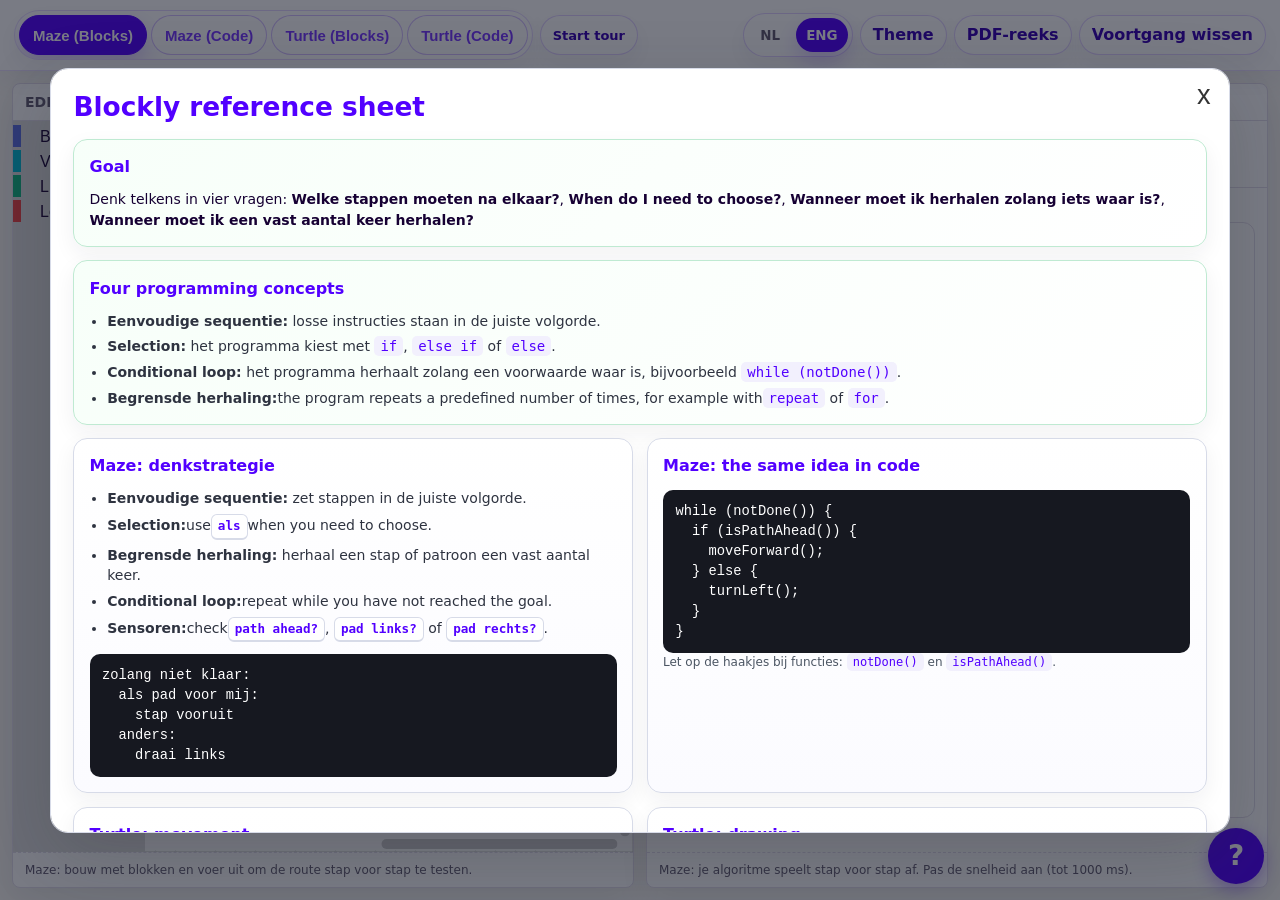
<file: platform.html>
<!--
  Blockly in de Klas - leerplatform
  © 2026 Robbe Wulgaert, AI in de Klas, robbewulgaert.be. Alle rechten voorbehouden.
  Gebruik in eigen klas of eigen onderwijscontext is toegelaten mits duidelijke en expliciete naamsvermelding:
  Robbe Wulgaert, AI in de Klas, robbewulgaert.be
  Gebaseerd op oefeningen uit het open-source Blockly project door Google.
-->
<!DOCTYPE html>
<html lang="nl-BE" data-theme="light">
<head>
  <meta charset="utf-8" />
  <meta name="viewport" content="width=device-width, initial-scale=1" />
  <title>Blockly in de Klas - Leerplatform</title>
  <meta name="description" content="Blockly in de Klas leerplatform voor Maze, Turtle, blokken, code en computationeel denken." />
  <meta name="author" content="Robbe Wulgaert, AI in de Klas, robbewulgaert.be" />
  <meta name="copyright" content="Copyright (c) 2026 Robbe Wulgaert" />
  <link rel="icon" type="image/png" sizes="64x64" href="./favicon.png?v=20260903-2" />

<link rel="stylesheet" href="common/common.css" />
  <meta name="color-scheme" content="light">
  <script>
    if (new URLSearchParams(location.search).get('teacher') === '1') {
      document.documentElement.classList.add('teacher-embed');
    }
  </script>

  <style>
    :root{
      --brand-purple:#5200FF; --brand-aqua:#3DFFD0; --brand-green:#3DFFD0;
      --bg:#F8F7F3; --ink:#160033; --muted:#625B70;
      --card:#ffffff; --border:#E2DDEA;
      --motion-fast:150ms; --motion-medium:260ms; --motion-slow:520ms;
      --ease-standard:cubic-bezier(0.2, 0, 0, 1); --ease-out:cubic-bezier(0.22, 1, 0.36, 1);
    }
    @keyframes aiindeklas-soft-rise{from{opacity:0;transform:translateY(12px)}to{opacity:1;transform:translateY(0)}}
    @keyframes aiindeklas-fade-in{from{opacity:0}to{opacity:1}}
    html[data-theme="dark"]{
      --brand-purple:#5200FF; --brand-aqua:#3DFFD0; --brand-green:#3DFFD0;
      --bg:#F8F7F3; --ink:#160033; --muted:#625B70;
      --card:#ffffff; --border:#E2DDEA;
    }
    html[data-theme="dark"]{
      --bg:#181622; --ink:#F5F4FA; --muted:#b9b6cd;
      --card:#201d2e; --border:rgba(255,255,255,.12);
    }
    *{box-sizing:border-box}
    html,body{height:100%;margin:0;background:var(--bg);color:var(--ink);
      font-family:system-ui, -apple-system, "Segoe UI", Arial, sans-serif}

    header{display:flex;align-items:center;justify-content:space-between;
      gap:12px;padding:12px 16px;background:var(--card);border-bottom:1px solid var(--border);
      position:sticky;top:0;z-index:10}
    .ai-brand{display:flex;gap:10px;align-items:center;font-weight:800;letter-spacing:0}
    .ai-brand a{color:inherit;text-decoration:none}
    .tabs{display:inline-flex;border:1px solid var(--border);border-radius:12px;overflow:hidden}
    .tab{padding:8px 14px;cursor:pointer;background:var(--card);color:var(--ink);
      border-right:1px solid var(--border);font-weight:700}
    .tab:last-child{border-right:none}
    .tab.active{background:var(--brand-purple);color:#fff}
    .app-actions{display:flex;align-items:center;gap:8px;flex-wrap:wrap;justify-content:flex-end}
    .progress-chip{display:inline-flex;align-items:center;gap:8px;border:1px solid var(--border);border-radius:999px;padding:7px 11px;background:rgba(82,0,255,.05);font-size:12px;font-weight:800;color:var(--ink)}
    .progress-dot{width:8px;height:8px;border-radius:50%;background:var(--brand-aqua);box-shadow:0 0 0 4px rgba(61,255,208,.14)}
    .tour-start-button{appearance:none;display:inline-flex;align-items:center;justify-content:center;gap:8px;border:1px solid rgba(82,0,255,.18);border-radius:999px;background:#fff;color:var(--brand-purple);font:inherit;font-size:13px;font-weight:900;line-height:1;white-space:nowrap;cursor:pointer;box-shadow:0 10px 26px rgba(26,34,76,.06);transition:transform var(--motion-fast) var(--ease-standard),box-shadow var(--motion-fast) var(--ease-standard),border-color var(--motion-fast) var(--ease-standard),background var(--motion-fast) var(--ease-standard),color var(--motion-fast) var(--ease-standard)}
    .tour-start-button:hover,.tour-start-button:focus-visible{border-color:rgba(82,0,255,.45);background:#fff;color:#3700B3;box-shadow:0 14px 30px rgba(82,0,255,.14);transform:translateY(-1px);outline:none}
    .tour-start-button:focus-visible{box-shadow:0 0 0 3px rgba(61,255,208,.35),0 14px 30px rgba(82,0,255,.14)}

    .wrap{display:grid;grid-template-columns:1fr 1fr;gap:12px;height:calc(100dvh - var(--header-height,64px));padding:12px;min-height:0}
    @media (max-width:1100px){.wrap{grid-template-columns:1fr;height:auto;min-height:calc(100dvh - var(--header-height,64px))}.panel{min-height:min(680px,calc(100dvh - var(--header-height,64px) - 24px))}}
    .panel{background:var(--card);border:1px solid var(--border);border-radius:16px;overflow:hidden;display:flex;flex-direction:column;min-height:0}
    .panel h3{margin:0;padding:10px 12px;border-bottom:1px solid var(--border);font-size:14px;text-transform:uppercase;letter-spacing:0;color:var(--muted);display:flex;align-items:center;gap:8px}
    .cap{font-size:12px;color:var(--muted)}
    .cap.over-limit{color:#b91c1c;font-weight:800}
    .panel-body{display:flex;flex:1;min-height:0}

    #blocklyArea{position:relative;flex:1;min-height:0}
    #blocklyDiv{position:absolute;inset:0}

    .controls{display:flex;flex-wrap:wrap;gap:8px;padding:10px;border-bottom:1px solid var(--border);align-items:center}
    .btn{appearance:none;border:1px solid var(--border);background:var(--card);color:var(--ink);
      padding:8px 12px;border-radius:12px;font-weight:700;cursor:pointer}
    .btn:hover{border-color:var(--brand-purple);box-shadow:0 0 0 3px rgba(82,0,255,.08)}
    .btn.primary{background:var(--brand-purple);color:#fff;border-color:var(--brand-purple)}
    .btn.small{padding:6px 10px;font-weight:600}
    select.btn{appearance:auto}
    input[type="range"].btn{height:34px;padding:0 6px}

    .canvas-wrap{position:relative;flex:1;display:grid;place-items:center;padding:12px;min-width:0;min-height:0;overflow:hidden}
    .stack{position:relative;width:100%;max-width:1000px;aspect-ratio:1 / 1;}
    canvas{display:block;width:100%;height:100%;image-rendering:crisp-edges}
    #mazeCanvas{width:min(640px,100%);height:auto;max-width:100%;max-height:100%;aspect-ratio:1 / 1;border:1px solid var(--border);border-radius:12px}

    /* Turtle layered canvases */
    #turtle-stack{ position:relative; }
    #turtle-stack > canvas{ position:absolute; inset:0; width:100%; height:100%; }
    #turtle-bg{ z-index:0; }
    #turtle-draw{ z-index:1; }
    #turtle-cur{ z-index:2; pointer-events:none; }

    .notice{padding:10px 12px;font-size:12px;color:var(--muted);border-top:1px dashed var(--border)}
    .hidden{display:none !important}

    .tour-overlay{position:fixed;inset:0;z-index:3500;pointer-events:none}
    .tour-highlight{position:fixed;border:3px solid var(--brand-purple);border-radius:10px;background:rgba(82,0,255,.08);box-shadow:0 0 0 9999px rgba(18,15,28,.2),0 14px 40px rgba(82,0,255,.22);transition:left var(--motion-medium) var(--ease-standard),top var(--motion-medium) var(--ease-standard),width var(--motion-medium) var(--ease-standard),height var(--motion-medium) var(--ease-standard)}
    .tour-callout{position:fixed;pointer-events:auto;border:1px solid rgba(82,0,255,.18);border-radius:8px;background:var(--card);color:var(--ink);padding:14px;box-shadow:0 18px 48px rgba(32,22,64,.18);transition:left var(--motion-medium) var(--ease-standard),top var(--motion-medium) var(--ease-standard)}
    .tour-callout h3{margin:0 0 6px;color:var(--brand-purple);font-size:18px;line-height:1.2}
    .tour-callout p{margin:0 0 12px;line-height:1.45}
    .tour-status{display:block;margin-bottom:12px;color:var(--muted);font-size:12px;font-weight:900}
    .tour-controls{display:flex;align-items:center;flex-wrap:wrap;gap:8px}
    .tour-controls .btn{min-height:38px;padding:9px 12px;border-radius:999px}
    .sr-only{position:absolute;width:1px;height:1px;padding:0;margin:-1px;overflow:hidden;clip:rect(0,0,1,1);white-space:nowrap;border:0}

    /* CLI editor */
    .cli-wrap{display:flex;flex-direction:column;gap:8px;padding:10px;flex:1}
    #cli-editor{flex:1;min-height:280px;width:100%;resize:vertical;border:1px solid var(--border);
      border-radius:12px;padding:12px;font-family:ui-monospace, SFMono-Regular, Menlo, Monaco, "Courier New", monospace;font-size:14px;background:var(--card);color:var(--ink)}
    #cli-console{min-height:110px;width:100%;white-space:pre-wrap;border:1px dashed var(--border);border-radius:12px;padding:10px;font-size:13px;color:var(--ink);background:rgba(82,0,255,.03)}
    .log-line{margin:0 0 6px 0}
    .log-info{color:#1A224C}
    .log-warn{color:#b45309}
    .log-error{color:#b91c1c}
    .code-frame{font-family:ui-monospace, SFMono-Regular, Menlo, Monaco, "Courier New", monospace;background:#0f172a;color:#e2e8f0;border-radius:10px;padding:8px 10px;line-height:1.4;overflow:auto}
    .code-num{opacity:.6;margin-right:8px;user-select:none}
    .code-caret{color:var(--brand-aqua)}

    /* Success modal */
    .modal-overlay{position:fixed;inset:0;background:rgba(0,0,0,.5);display:flex;align-items:center;justify-content:center;z-index:50;animation:aiindeklas-fade-in var(--motion-fast) var(--ease-standard) both}
    .modal{width:min(800px,90vw);background:var(--card);border:2px solid var(--brand-purple);border-radius:16px;box-shadow:0 12px 40px rgba(0,0,0,.25);overflow:hidden;animation:aiindeklas-soft-rise var(--motion-medium) var(--ease-out) both}
    .modal-header{display:flex;align-items:center;gap:10px;padding:12px 16px;background:linear-gradient(90deg,var(--brand-purple),#6a3cff);color:#fff;font-weight:800}
    .success-mark{width:14px;height:14px;border-radius:50%;background:var(--brand-aqua);box-shadow:0 0 0 4px rgba(61,255,208,.22)}
    .modal-body{padding:14px 16px;display:flex;flex-direction:column;gap:12px}
    .modal-actions{display:flex;gap:8px;justify-content:flex-end;padding:12px 16px;border-top:1px solid var(--border)}
    .pill{display:inline-flex;align-items:center;gap:8px;background:rgba(61,255,208,.14);color:#0f5132;border:1px solid rgba(61,255,208,.42);padding:6px 10px;border-radius:999px;font-size:13px;font-weight:700}
    .modal pre{margin:0}

    .learning-feedback{border:1px solid rgba(82,0,255,.18);border-radius:14px;background:rgba(82,0,255,.05);padding:12px 14px;line-height:1.45}
    .learning-feedback strong{color:var(--brand-purple)}

    /* Formularium modal */
    .form-drawer{
      position:fixed;
      inset:0;
      z-index:100001;
      display:flex;
      align-items:center;
      justify-content:center;
      padding:1rem;
      background:rgba(11,16,32,.55);
      border:0;
      box-shadow:none;
    }
    .form-shell{
      position:relative;
      width:min(96vw,1180px);
      max-height:85vh;
      overflow-y:auto;
      border:1px solid #d7dbe8;
      border-radius:18px;
      background:#fff;
      color:var(--ink);
      box-shadow:0 24px 70px rgba(35,39,46,.22);
      padding:1.4rem;
    }
    .form-shell h2{
      margin:0 2.5rem 1rem 0;
      color:var(--brand-purple);
      font-size:1.65rem;
      line-height:1.2;
      letter-spacing:0;
    }
    .form-close{
      position:absolute;
      top:10px;
      right:12px;
      border:0;
      background:transparent;
      color:#333;
      font-size:1.7rem;
      line-height:1;
      cursor:pointer;
      min-height:0;
      padding:.15rem .4rem;
      border-radius:999px;
    }
    .form-close:hover{
      transform:none;
      background:#f2f0fd;
      color:var(--brand-purple);
    }
    .form-body{
      display:grid;
      grid-template-columns:repeat(2,minmax(0,1fr));
      gap:.85rem;
      padding:0;
      font-size:14px;
      line-height:1.5;
    }
    .form-card{
      border:1px solid #d7dbe8;
      border-radius:14px;
      padding:.95rem;
      background:linear-gradient(180deg,#fff,#fbfbff);
      box-shadow:0 8px 22px rgba(35,39,46,.06);
    }
    .form-card.wide{
      grid-column:1 / -1;
      background:linear-gradient(135deg,#f7fff9,#fff);
      border-color:#bfead2;
    }
    .form-card h4{
      margin:0 0 .62rem;
      color:var(--brand-purple);
      font-size:1rem;
      text-transform:none;
      letter-spacing:0;
    }
    .form-card ul{
      margin:0;
      padding-left:1.1rem;
      color:#2e3340;
      line-height:1.45;
    }
    .form-card li{
      margin:0 0 .35rem;
    }
    .form-card li:last-child{
      margin-bottom:0;
    }
    .form-card p,
    .form-card .cap{
      color:#4b5563;
      line-height:1.5;
    }
    .form-card code{
      background:#f2f0fd;
      color:var(--brand-purple);
      border-radius:5px;
      padding:2px 6px;
    }
    .kbd{
      display:inline-block;
      border:1px solid #d7dbe8;
      border-bottom-width:2px;
      padding:2px 6px;
      border-radius:6px;
      background:#fff;
      color:var(--brand-purple);
      font-family:ui-monospace, monospace;
      font-size:.9em;
      font-weight:800;
    }
    .code{
      margin:.75rem 0 0;
      border:0;
      border-radius:10px;
      background:#161820;
      color:#fff;
      padding:.72rem .78rem;
      overflow:auto;
      white-space:pre-wrap;
      font:0.86rem/1.45 ui-monospace, SFMono-Regular, Menlo, Monaco, "Courier New", monospace;
    }
    .form-card .code code,
    .code code{
      background:transparent;
      color:inherit;
      padding:0;
    }
    .form-swatch-row{
      display:flex;
      gap:.55rem;
      align-items:center;
      flex-wrap:wrap;
    }
    .form-swatch-row .btn{
      min-height:42px;
    }
    .form-swatch-row input[type="text"]{
      width:180px;
      min-width:150px;
    }
    .copy-btn{float:right; font-size:12px}
    html[data-theme="dark"] .form-shell{
      background:#23272e;
      color:#f5f4fa;
      border-color:rgba(255,255,255,.14);
    }
    html[data-theme="dark"] .form-card{
      background:#2b3140;
      border-color:rgba(255,255,255,.14);
      box-shadow:0 8px 22px rgba(0,0,0,.16);
    }
    html[data-theme="dark"] .form-card.wide{
      background:#263438;
      border-color:rgba(61,255,208,.35);
    }
    html[data-theme="dark"] .form-card ul,
    html[data-theme="dark"] .form-card p,
    html[data-theme="dark"] .form-card .cap{
      color:#d6dbe6;
    }
    html[data-theme="dark"] .form-card code,
    html[data-theme="dark"] .kbd{
      background:rgba(61,255,208,.12);
      color:#9bf7e2;
      border-color:rgba(61,255,208,.28);
    }
    html[data-theme="dark"] .form-close{
      color:#f5f4fa;
    }
    html[data-theme="dark"] .form-close:hover{
      background:rgba(61,255,208,.12);
      color:#9bf7e2;
    }

    /* Print */
    @media print{
      header,.wrap .panel:first-child,.controls .btn:not(.print-keep),.notice,.modal-overlay,.form-drawer{display:none !important}
      #print-title{display:block;margin:0 0 8px 0;font-size:16px}
      body{background:#fff}
      .panel{border:none}
      #mazeCanvas{width:100% !important;height:auto !important}
      .stack{width:1000px;height:1000px}
    }

    /* Modal on top of Blockly */
    .modal-overlay{ z-index: 100000; }
    body.modal-open .blocklyToolboxDiv,
    body.modal-open .blocklyWidgetDiv,
    body.modal-open .blocklyDropDownDiv{ pointer-events: none !important; }

    .fab-help{
      position:fixed; bottom:16px; right:16px;
      width:56px; height:56px; border-radius:50%; border:none;
      background:var(--brand-purple); color:#fff;
      font:800 28px/1 system-ui,-apple-system,"Segoe UI",Arial,sans-serif;
      display:grid; place-items:center; cursor:pointer;
      box-shadow:0 6px 18px rgba(82,0,255,.35); z-index:60;
      transition:transform var(--motion-fast) var(--ease-standard),box-shadow var(--motion-fast) var(--ease-standard);
    }
    .fab-help:hover{ transform:translateY(-1px); box-shadow:0 10px 24px rgba(82,0,255,.45); }
    .fab-help:active{ transform:translateY(0); }
    .fab-help:focus-visible{ outline:3px solid var(--brand-aqua); outline-offset:2px; }
    .fab-help[disabled]{ opacity:.55; cursor:not-allowed; }
    @media (prefers-reduced-motion: reduce){ .fab-help{ transition:none } .fab-help:hover{ transform:none } }
    @media print{ .fab-help{ display:none !important } }

    #btn-pdf{ background: var(--brand-purple); color:#fff; border-color: var(--brand-purple); }
    #btn-pdf:hover{ box-shadow:0 0 0 3px rgba(82,0,255,.18); }

    /* PDF modal fields */
    .field{display:flex;gap:10px;align-items:center}
    .field label{width:90px;font-weight:700;color:var(--ink)}
    .field input{flex:1;min-width:0;border:1px solid var(--border);border-radius:10px;padding:8px 10px;background:var(--card);color:var(--ink)}
    .hint{font-size:12px;color:var(--muted)}

    #print-sheet{ display:none; }
    #print-sheet .print-wrap{ padding:16px; }
    #print-sheet h1{ margin:0 0 8px 0; font-size:18px; }
    #print-sheet .meta{ font-size:12px; color:var(--muted); margin-bottom:12px; }
    #print-sheet .grid{ display:grid; grid-template-columns:1fr 1fr; gap:12px; }
    #print-sheet .card{ border:1px solid var(--border); border-radius:12px; padding:10px; background:#fff; }
    #print-sheet img{ width:100%; height:auto; border:1px solid var(--border); border-radius:8px; background:#fff; }
    #print-sheet pre{ margin:0; white-space:pre-wrap; word-break:break-word; font:13px/1.4 ui-monospace, SFMono-Regular, Menlo, Monaco, "Courier New", monospace; background:#0f172a; color:#e2e8f0; border-radius:10px; padding:10px; }

    /* Show only the print sheet while printing */
    @media print{
      header,.wrap,.notice,.modal-overlay,.form-drawer,#fab-help{ display:none !important }
      #print-sheet{ display:block !important }
      body{ background:#fff }
    }
    @media (max-width:900px){
      header{align-items:flex-start;flex-direction:column}
      .tabs{width:100%;overflow:auto}
      .tab{white-space:nowrap}
      .app-actions{width:100%;justify-content:space-between}
      .form-body{grid-template-columns:1fr}
    }
    @media (max-width:560px){
      .wrap{padding:8px;gap:8px}
      .panel{border-radius:12px}
      .controls{padding:8px}
      .canvas-wrap{padding:8px}
    }

    /* Platform visual consistency shared with the current landing pages. */
    :root{
      --brand-purple:#5200FF;
      --brand-aqua:#3dffd0;
      --brand-green:#3dffd0;
      --accent:#3dffd0;
      --bg:#f8f7f3;
      --ink:#160033;
      --muted:#625b70;
      --card:#ffffff;
      --border:#e2ddea;
      --shadow:rgba(15,23,42,.08);
    }

    html,
    body{
      background:var(--bg);
      color:var(--ink);
      font-family:system-ui, -apple-system, "Segoe UI", Arial, sans-serif;
    }

    header{
      position:sticky;
      top:0;
      z-index:30;
      overflow:visible;
      border-bottom:0;
      background:#160033;
      color:#ffffff;
      padding:1rem max(1rem, calc((100% - 1480px) / 2));
    }

    .ai-brand a{color:#ffffff}

    .tabs{
      max-width:100%;
      overflow-x:auto;
      border-color:rgba(255,255,255,.22);
      border-radius:999px;
      scrollbar-width:thin;
    }

    .tab{
      min-height:46px;
      padding:13px 18px;
      border-right-color:rgba(255,255,255,.18);
      background:rgba(255,255,255,.1);
      color:#ffffff;
      white-space:nowrap;
    }

    .tab.active{
      background:var(--brand-purple);
      color:#ffffff;
    }

    .progress-chip{
      min-height:46px;
      border-color:rgba(255,255,255,.22);
      background:rgba(255,255,255,.1);
      color:#ffffff;
    }

    .btn{
      min-height:46px;
      display:inline-flex;
      align-items:center;
      justify-content:center;
      border-radius:999px;
      padding:13px 18px;
      font-weight:900;
      line-height:1;
      transition:transform var(--motion-fast) var(--ease-standard),box-shadow var(--motion-fast) var(--ease-standard),background var(--motion-fast) var(--ease-standard),border-color var(--motion-fast) var(--ease-standard);
      white-space:nowrap;
    }

    .btn:hover{
      transform:translateY(-1px);
    }

    .btn.primary,
    #btn-pdf{
      background:var(--brand-purple);
      color:#ffffff;
      border-color:var(--brand-purple);
      box-shadow:0 16px 30px rgba(82,0,255,.23);
    }

    .panel,
    .modal{
      border-color:var(--border);
      box-shadow:0 12px 34px rgba(15,23,42,.08);
    }

    .panel{
      border-radius:8px;
    }

    .wrap{
      background:transparent;
    }

    @media (max-width:900px){
      header{
        gap:.75rem;
      }

      .tabs{
        width:100%;
      }

      .app-actions{
        width:100%;
      }
    }

    @media (max-width:560px){
      .btn{
        width:100%;
        white-space:normal;
      }

      .tabs{
        display:grid;
        grid-template-columns:repeat(2, minmax(0, 1fr));
        overflow:visible;
        border-radius:18px;
      }

      .tab{
        justify-content:center;
        white-space:normal;
        text-align:center;
      }

      .app-actions{
        display:grid;
        grid-template-columns:repeat(2, minmax(0, 1fr));
        gap:.55rem;
      }

      .panel{
        border-radius:8px;
      }
    }
    /* JS in de Klas platformheader alignment. */
    header{
      background:#fff;
      color:var(--ink);
      border-bottom:1.5px solid #eee;
      box-shadow:none;
      overflow:visible;
      padding:0.8rem 1.2rem;
    }

    .ai-brand a{
      color:var(--brand-purple);
      font-weight:900;
    }

    .tabs{
      max-width:min(44vw, 680px);
      border:0;
      border-radius:0;
      gap:0.45rem;
      overflow-x:auto;
      scrollbar-width:thin;
      scrollbar-color:rgba(82,0,255,0.45) transparent;
    }

    .tab{
      min-height:38px;
      border:0;
      border-radius:999px;
      padding:0.55rem 0.85rem;
      background:#ece6fa;
      color:var(--brand-purple);
      font-weight:800;
      opacity:0.78;
      white-space:nowrap;
      box-shadow:none;
    }

.tab.active{
  background:var(--brand-purple);
  color:#fff;
  opacity:1;
  box-shadow:0 0 0 3px #ece6fa;
}

/* Exercise choices follow the shared Smart Plants workflow-control model. */
.tabs .tab {
  border: 1px solid rgba(82, 0, 255, 0.32);
  background: #ffffff;
  color: var(--brand-purple);
  transition: transform var(--motion-fast) var(--ease-standard), background-color var(--motion-fast) var(--ease-standard), color var(--motion-fast) var(--ease-standard), border-color var(--motion-fast) var(--ease-standard), box-shadow var(--motion-medium) var(--ease-standard);
}
.tabs .tab.active {
  border-color: var(--brand-purple);
  background: var(--brand-purple);
  color: #ffffff;
}
.tabs .tab:hover,
.tabs .tab:focus-visible {
  border-color: var(--brand-purple);
  background: var(--brand-softer, #f7f3ff);
  color: var(--brand-purple-dark, #3700b3);
  transform: translateY(-2px);
}
.tabs .tab.active:hover,
.tabs .tab.active:focus-visible {
  background: var(--brand-purple);
  color: #ffffff;
}
.tabs .tab:focus-visible {
  outline: 3px solid rgba(61, 255, 208, 0.6);
  outline-offset: 2px;
}

.progress-chip{
      min-height:42px;
      border:1px solid #ececf3;
      background:#fff;
      color:var(--ink);
      box-shadow:0 2px 8px rgba(82,0,255,0.06);
    }

    .progress-dot{
      background:var(--brand-purple);
    }

    .btn{
      min-height:42px;
      border-radius:8px;
      padding:0.7em 1.1em;
      font-weight:700;
      line-height:1;
      box-shadow:0 2px 8px rgba(82,0,255,0.08);
      white-space:nowrap;
    }

    .btn.primary,
    #btn-pdf{
      background:var(--brand-purple);
      color:#fff;
      border-color:var(--brand-purple);
      box-shadow:0 2px 8px rgba(82,0,255,0.10);
    }

    .btn:hover,
    .btn:focus-visible{
      border-color:var(--brand-purple);
      box-shadow:0 0 0 3px #ece6fa;
      outline:none;
    }

    @media (max-width:900px){
      .tabs{
        max-width:100%;
        width:100%;
      }
    }

    @media (max-width:560px){
      .tabs{
        display:grid;
        grid-template-columns:repeat(2, minmax(0, 1fr));
        gap:0.45rem;
      }

      .tab{
        justify-content:center;
        white-space:normal;
      }

      .app-actions{
        display:grid;
        grid-template-columns:repeat(2, minmax(0, 1fr));
        gap:0.55rem;
        width:100%;
      }

      .btn{
        width:100%;
        white-space:normal;
      }
    }
  </style>

  <!-- Blockly core + Dutch locale -->
  <script src="assessment/vendor/blockly/blockly_compressed.js"></script>
  <script src="assessment/vendor/blockly/blocks_compressed.js"></script>
  <script src="assessment/vendor/blockly/javascript_compressed.js"></script>
  <script src="assessment/vendor/blockly/nl.js"></script>

  <!-- Optional libs -->
  <script src="rgbcolor.js"></script>
  <script src="turtlelib.js"></script>

  <!-- Optional levels bundle (Maze) -->
  <script src="maze/generated.js"></script>

  <!-- jsPDF / html2canvas -->
  <script src="assessment/vendor/jspdf/jspdf.umd.min.js"></script>
  <script src="vendor/html2canvas/html2canvas.min.js"></script>
  <style id="platform-language-toggle-styles">
.language-toggle {
  display: inline-flex;
  align-items: center;
  gap: 4px;
  border: 1px solid rgba(82, 0, 255, 0.22);
  border-radius: 999px;
  background: #fff;
  padding: 4px;
  box-shadow: 0 10px 24px rgba(82, 0, 255, 0.08);
}
.language-toggle button {
  min-width: 44px;
  min-height: 34px;
  border: 0;
  border-radius: 999px;
  padding: 7px 10px;
  background: transparent;
  color: var(--muted, #625b70);
  font: inherit;
  font-size: 0.84rem;
  font-weight: 900;
  cursor: pointer;
}
.language-toggle button.is-active {
  background: var(--brand, var(--brand-purple, var(--primary, #5200FF)));
  color: #fff;
  box-shadow: 0 10px 22px rgba(82, 0, 255, 0.20);
}
.language-toggle button:focus-visible {
  outline: 3px solid rgba(61, 255, 208, 0.75);
  outline-offset: 2px;
}
.header-actions .language-toggle,
.toolbar .language-toggle,
.app-actions .language-toggle {
  flex: 0 0 auto;
}
@media (max-width: 760px) {
  .language-toggle { order: 2; }
}
</style>
<style id="platform-header-style">
:root {
  --platform-brand: #5200FF;
  --platform-brand-dark: #3700B3;
  --platform-aqua: #3DFFD0;
  --platform-ink: #160033;
  --platform-muted: #625b70;
  --platform-line: rgba(82, 0, 255, 0.16);
  --platform-shadow: 0 10px 26px rgba(26, 34, 76, 0.06);
  --platform-strong-shadow: 0 16px 30px rgba(82, 0, 255, 0.22);
}
.app-page .app-header,
body > header.topbar,
body > header:not(.site-header):not(.app-header):not(.topbar) {
  background: rgba(255, 255, 255, 0.94);
  border-bottom: 1px solid rgba(82, 0, 255, 0.12);
  box-shadow: var(--platform-shadow);
  backdrop-filter: blur(14px);
}
.app-page .app-header {
  padding: 14px clamp(18px, 4vw, 34px);
}
body > header.topbar,
body > header:not(.site-header):not(.app-header):not(.topbar) {
  padding: 12px 18px;
  gap: 14px;
}
.app-page .app-header h1 {
  color: var(--platform-ink);
  letter-spacing: 0;
}
.app-page .app-header .eyebrow {
  margin: 0 0 5px;
  color: var(--platform-brand);
  font-size: 0.78rem;
  font-weight: 900;
  letter-spacing: 0;
  text-transform: uppercase;
}
.ai-brand,
.brand,
.opdracht strong {
  color: var(--platform-ink);
}
.ai-brand a,
.brand .title {
  color: var(--platform-brand);
  text-decoration: none;
}
.app-page .header-actions,
.topbar .toolbar,
header .app-actions {
  display: flex;
  align-items: center;
  justify-content: flex-end;
  gap: 0.65rem;
  flex-wrap: wrap;
}
.app-page .header-actions .primary-button,
.app-page .header-actions .secondary-button,
.app-page .header-actions .ghost-button,
.topbar .toolbar > button,
header .app-actions .btn {
  min-height: 42px;
  display: inline-flex;
  align-items: center;
  justify-content: center;
  border: 1px solid rgba(82, 0, 255, 0.18);
  border-radius: 999px;
  padding: 10px 16px;
  background: #ffffff;
  color: var(--platform-brand-dark);
  font: inherit;
  font-weight: 900;
  line-height: 1;
  text-decoration: none;
  white-space: nowrap;
  cursor: pointer;
  box-shadow: var(--platform-shadow);
  transition:
    transform var(--motion-fast) var(--ease-standard),
    box-shadow var(--motion-fast) var(--ease-standard),
    border-color var(--motion-fast) var(--ease-standard),
    background var(--motion-fast) var(--ease-standard),
    color var(--motion-fast) var(--ease-standard);
}
.app-page .header-actions .primary-button,
.topbar .toolbar > button.is-primary,
header .app-actions .btn.primary,
header .app-actions #btn-pdf {
  border-color: var(--platform-brand);
  background: var(--platform-brand);
  color: #ffffff;
  box-shadow: var(--platform-strong-shadow);
}
.app-page .header-actions .primary-button:hover,
.app-page .header-actions .secondary-button:hover,
.app-page .header-actions .ghost-button:hover,
.topbar .toolbar > button:hover,
header .app-actions .btn:hover {
  transform: translateY(-1px);
  border-color: rgba(82, 0, 255, 0.45);
  box-shadow: 0 14px 30px rgba(82, 0, 255, 0.12);
}
.app-page .header-actions .primary-button:hover,
header .app-actions .btn.primary:hover,
header .app-actions #btn-pdf:hover {
  background: var(--platform-brand-dark);
  border-color: var(--platform-brand-dark);
}
.language-toggle {
  min-height: 42px;
  border-color: rgba(82, 0, 255, 0.18) !important;
  border-radius: 999px !important;
  background: #ffffff !important;
  box-shadow: var(--platform-shadow) !important;
}
.language-toggle button {
  border-radius: 999px !important;
  font-weight: 900 !important;
}
.language-toggle button.is-active {
  background: var(--platform-brand) !important;
  color: #ffffff !important;
  box-shadow: 0 10px 22px rgba(82, 0, 255, 0.20) !important;
}
.app-page .status-pill {
  min-height: 40px;
  border: 1px solid rgba(82, 0, 255, 0.16);
  border-radius: 999px;
  padding: 9px 14px;
  background: #ffffff;
  color: var(--platform-brand-dark);
  font-weight: 900;
  box-shadow: var(--platform-shadow);
}
body > header .tabs {
  display: inline-flex;
  gap: 4px;
  border: 1px solid rgba(82, 0, 255, 0.16);
  border-radius: 999px;
  padding: 4px;
  background: #ffffff;
  box-shadow: var(--platform-shadow);
}
body > header .tab {
  min-height: 36px;
  border: 0;
  border-radius: 999px;
  padding: 8px 14px;
  background: transparent;
  color: var(--platform-brand-dark);
  font-weight: 900;
}
body > header .tab.active {
  background: var(--platform-brand);
  color: #ffffff;
  box-shadow: 0 10px 22px rgba(82, 0, 255, 0.20);
}
.topbar .exercise-btn {
  box-shadow: var(--platform-shadow);
}
.topbar .exercise-btn.current {
  box-shadow: 0 0 0 3px rgba(82, 0, 255, 0.14), var(--platform-shadow);
}
@media (max-width: 760px) {
  .app-page .header-actions,
  .topbar .toolbar,
  header .app-actions {
    justify-content: flex-start;
    width: 100%;
  }
  .app-page .header-actions > *,
  .topbar .toolbar > button,
  header .app-actions .btn {
    min-width: 0;
  }
}

/* Shared learning-platform header rhythm. */
body > header.topbar.learning-header {
  display: grid;
  grid-template-columns: auto minmax(8rem, 1fr) auto;
  grid-template-areas:
    "nav assignment actions";
  align-items: center;
  gap: 10px 14px;
  padding: 12px 18px;
  background: rgba(255, 255, 255, 0.94);
  border-bottom: 1px solid rgba(82, 0, 255, 0.12);
  box-shadow: var(--platform-shadow);
  color: var(--platform-ink);
  backdrop-filter: blur(14px);
}

.topbar.learning-header .exercise-progress,
.topbar.learning-header .tabs {
  flex: 0 1 auto;
  max-width: min(44vw, 620px);
  overflow-x: auto;
  overflow-y: hidden;
  scrollbar-width: thin;
  scrollbar-color: rgba(82, 0, 255, 0.45) transparent;
}

.topbar.learning-header .learning-nav-group {
  grid-area: nav;
  display: flex;
  align-items: center;
  gap: 0.6rem;
  min-width: 0;
  max-width: 100%;
  flex-wrap: nowrap;
}

.topbar.learning-header .learning-nav-group .exercise-progress,
.topbar.learning-header .learning-nav-group .tabs {
  flex: 0 0 auto;
  min-width: 0;
  max-width: none;
}

.topbar.learning-header .learning-nav-group .progress-chip,
.topbar.learning-header .learning-nav-group .tour-start-button {
  flex: 0 0 auto;
}

.topbar.learning-header .tabs {
  display: inline-flex;
  flex-wrap: nowrap;
}

.topbar.learning-header .tabs .tab {
  flex: 0 0 auto;
}

.topbar.learning-header .opdracht {
  grid-area: assignment;
  min-width: 0;
  max-width: 28rem;
  line-height: 1.3;
}

.topbar.learning-header .opdracht strong {
  color: var(--platform-ink);
  font-size: 1rem;
  font-weight: 900;
}

.topbar.learning-header .opdracht span,
.topbar.learning-header .opdracht .opdracht-tekst {
  display: block;
  color: var(--platform-muted);
  font-size: 0.92rem;
  font-weight: 700;
  overflow: hidden;
  text-overflow: ellipsis;
  white-space: nowrap;
}

.topbar.learning-header .toolbar,
.topbar.learning-header .app-actions {
  grid-area: actions;
  display: flex;
  align-items: center;
  justify-content: flex-end;
  gap: 0.6rem;
  flex-wrap: nowrap;
  min-width: 0;
}

.topbar.learning-header .toolbar {
  border: 0;
  border-radius: 0;
  padding: 0;
  background: transparent;
  box-shadow: none;
}

.topbar.learning-header .language-toggle {
  order: 0 !important;
}

.topbar.learning-header .toolbar > button,
.topbar.learning-header .app-actions > button,
.topbar.learning-header .app-actions > .btn {
  min-height: 42px;
  display: inline-flex;
  align-items: center;
  justify-content: center;
  border: 1px solid rgba(82, 0, 255, 0.18);
  border-radius: 999px;
  padding: 10px 16px;
  background: #ffffff;
  color: var(--platform-brand-dark);
  font: inherit;
  font-weight: 900;
  line-height: 1;
  white-space: nowrap;
  box-shadow: var(--platform-shadow);
}

.topbar.learning-header .progress-chip,
.topbar.learning-header .tour-start-button {
  min-height: 42px;
  padding: 9px 14px;
  background: #ffffff;
  color: var(--platform-brand-dark);
  border-color: rgba(82, 0, 255, 0.18);
  box-shadow: var(--platform-shadow);
}

.topbar.learning-header .toolbar > .brand-btn {
  min-height: 42px;
  display: inline-flex;
  align-items: center;
  justify-content: center;
  border: 1px solid rgba(82, 0, 255, 0.18);
  border-radius: 999px;
  padding: 10px 16px;
  background: #ffffff;
  color: var(--platform-brand-dark);
  font: inherit;
  font-weight: 900;
  line-height: 1;
  white-space: nowrap;
  cursor: pointer;
  box-shadow: var(--platform-shadow);
}

.topbar.learning-header .toolbar > #btn-pdf {
  border: 1px solid rgba(82, 0, 255, 0.18);
  background: #ffffff;
  color: var(--platform-brand-dark);
  box-shadow: var(--platform-shadow);
}

.topbar.learning-header .toolbar > button:hover,
.topbar.learning-header .toolbar > button:focus-visible,
.topbar.learning-header .app-actions > button:hover,
.topbar.learning-header .app-actions > button:focus-visible,
.topbar.learning-header .app-actions > .btn:hover,
.topbar.learning-header .app-actions > .btn:focus-visible {
  background: #ffffff;
  border-color: rgba(82, 0, 255, 0.45);
  color: var(--platform-brand-dark);
  transform: translateY(-1px);
  box-shadow: 0 14px 30px rgba(82, 0, 255, 0.12);
  outline: none;
}

.topbar.learning-header .toolbar > #btn-pdf:hover,
.topbar.learning-header .toolbar > #btn-pdf:focus-visible {
  background: #ffffff;
  border-color: rgba(82, 0, 255, 0.45);
  color: var(--platform-brand-dark);
  box-shadow: 0 14px 30px rgba(82, 0, 255, 0.12);
}

body.dark > header.topbar.learning-header,
html[data-theme="dark"] body > header.topbar.learning-header,
html.dark body > header.topbar.learning-header {
  background: rgba(35, 39, 46, 0.96);
  border-bottom-color: rgba(255, 255, 255, 0.14);
  color: #ffffff;
}

body.dark .topbar.learning-header .opdracht strong,
html[data-theme="dark"] .topbar.learning-header .opdracht strong,
html.dark .topbar.learning-header .opdracht strong {
  color: #ffffff;
}

body.dark .topbar.learning-header .opdracht span,
html[data-theme="dark"] .topbar.learning-header .opdracht span,
html.dark .topbar.learning-header .opdracht span {
  color: #cbd2df;
}

@media (max-width: 1320px) {
  body > header.topbar.learning-header {
    grid-template-columns: minmax(0, 1fr) auto;
    grid-template-areas: "nav actions";
    gap: 9px 10px;
    padding: 10px 14px;
  }

  .topbar.learning-header .opdracht {
    display: none;
  }

  .topbar.learning-header .learning-nav-group {
    gap: 0.45rem;
  }

  .topbar.learning-header .tab {
    min-height: 40px;
    padding: 10px 13px;
  }

  .topbar.learning-header .progress-chip,
  .topbar.learning-header .tour-start-button,
  .topbar.learning-header .toolbar > button,
  .topbar.learning-header .app-actions > button,
  .topbar.learning-header .app-actions > .btn,
  .topbar.learning-header .toolbar > .brand-btn {
    min-height: 40px;
    padding: 9px 12px;
  }

  .topbar.learning-header .toolbar,
  .topbar.learning-header .app-actions {
    gap: 0.45rem;
    flex-wrap: nowrap;
  }
}

@media (max-width: 1040px) {
  body > header.topbar.learning-header {
    grid-template-columns: 1fr;
    grid-template-areas:
      "nav"
      "actions";
    align-items: stretch;
  }

  .topbar.learning-header .learning-nav-group,
  .topbar.learning-header .toolbar,
  .topbar.learning-header .app-actions {
    width: 100%;
  }

  .topbar.learning-header .toolbar,
  .topbar.learning-header .app-actions {
    justify-content: flex-start;
    flex-wrap: wrap;
  }
}

@media (max-width: 900px) {
  body > header.topbar.learning-header {
    align-items: stretch;
  }

  .topbar.learning-header .exercise-progress,
  .topbar.learning-header .tabs,
  .topbar.learning-header .learning-nav-group,
  .topbar.learning-header .opdracht,
  .topbar.learning-header .toolbar,
  .topbar.learning-header .app-actions {
    flex-basis: 100%;
    max-width: 100%;
    width: 100%;
  }

  .topbar.learning-header .toolbar,
  .topbar.learning-header .app-actions {
    justify-content: flex-start;
  }

  .topbar.learning-header .learning-nav-group {
    flex-basis: 100%;
    flex-wrap: wrap;
  }

  .topbar.learning-header .learning-nav-group .exercise-progress,
  .topbar.learning-header .learning-nav-group .tabs {
    flex: 1 1 360px;
    width: auto;
  }

  .topbar.learning-header .learning-nav-group .progress-chip,
  .topbar.learning-header .learning-nav-group .tour-start-button {
    width: auto;
  }
}

@media (max-width: 640px) {
  .topbar.learning-header .toolbar,
  .topbar.learning-header .app-actions {
    display: grid;
    grid-template-columns: repeat(2, minmax(0, 1fr));
  }

  .topbar.learning-header .language-toggle,
  .topbar.learning-header .toolbar > button,
  .topbar.learning-header .app-actions > button,
  .topbar.learning-header .app-actions > .btn,
  .topbar.learning-header .progress-chip,
  .topbar.learning-header .tour-start-button {
    width: 100%;
  }

  .topbar.learning-header .learning-nav-group {
    display: grid;
    grid-template-columns: 1fr;
    width: 100%;
  }
}

@media (max-width: 460px) {
  .topbar.learning-header .toolbar,
  .topbar.learning-header .app-actions {
    grid-template-columns: 1fr;
  }

  .topbar.learning-header .toolbar > button,
  .topbar.learning-header .app-actions > button,
  .topbar.learning-header .app-actions > .btn {
    white-space: normal;
  }
}

/* Compact chrome when the platform is embedded in teacher.html. */
html.teacher-embed .topbar.learning-header .opdracht,
html.teacher-embed .topbar.learning-header .language-toggle,
html.teacher-embed .topbar.learning-header .tour-start-button {
  display: none !important;
}

html.teacher-embed body > header.topbar.learning-header {
  grid-template-columns: minmax(0, 1fr) auto !important;
  grid-template-areas: "nav actions" !important;
  gap: 8px !important;
  padding: 8px 10px !important;
}

html.teacher-embed .topbar.learning-header .learning-nav-group {
  grid-area: nav !important;
}

html.teacher-embed .topbar.learning-header .toolbar {
  grid-area: actions !important;
  width: auto !important;
}

html.teacher-embed .topbar.learning-header .tab,
html.teacher-embed .topbar.learning-header .toolbar > button {
  min-height: 36px !important;
  padding: 7px 10px !important;
  font-size: 12px !important;
}

@media (max-width: 1040px) {
  html.teacher-embed body > header.topbar.learning-header {
    grid-template-columns: 1fr !important;
    grid-template-areas: "nav" "actions" !important;
  }

  html.teacher-embed .topbar.learning-header .toolbar {
    width: 100% !important;
    justify-content: flex-start !important;
    flex-wrap: wrap !important;
  }
}

@media (prefers-reduced-motion: reduce) {
  *, *::before, *::after {
    animation-duration: 0.01ms !important;
    animation-iteration-count: 1 !important;
    scroll-behavior: auto !important;
    transition-duration: 0.01ms !important;
  }
}
</style>
</head>
<body>
  <header class="topbar learning-header">
    <div class="learning-nav-group">
      <div class="tabs exercise-progress" role="tablist" aria-label="Kies oefening">
        <button id="tab-maze1" class="tab active" role="tab" aria-selected="true">Maze (Blokken)</button>
        <button id="tab-maze2" class="tab" role="tab" aria-selected="false">Maze (Code)</button>
        <button id="tab-turtle1" class="tab" role="tab" aria-selected="false">Turtle (Blokken)</button>
        <button id="tab-turtle2" class="tab" role="tab" aria-selected="false">Turtle (Code)</button>
      </div>
      <button class="tour-start-button" id="tour-start" type="button">Start rondleiding</button>
    </div>

    <div class="opdracht" id="opdracht">
      <strong id="opdracht-titel">Blockly in de Klas</strong>
      <span id="opdracht-tekst">Maze & Turtle</span>
    </div>

    <div class="toolbar" aria-label="Platformacties">
      
      <div class="language-toggle" role="group" aria-label="Taalkeuze">
        <button type="button" class="is-active" data-language-choice="nl" aria-pressed="true">NL</button>
        <button type="button" data-language-choice="en" aria-pressed="false">ENG</button>
      </div>
      <button class="brand-btn" id="toggle-theme" title="Donkere/lichte modus" type="button" aria-pressed="false">Thema</button>
      <button class="brand-btn" id="btn-pdf" title="Exporteer reeks naar PDF">PDF-reeks</button>
      <button class="brand-btn" id="reset-progress" title="Wis opgeslagen voortgang">Voortgang wissen</button>
    </div>
  </header>

  <main class="wrap">

    <section class="panel" aria-label="Editor">
      <h3>Editor <span id="blocks-info" class="cap">— 0/∞</span></h3>
      <div class="panel-body">
        <div id="blocklyArea">
          <div id="blocklyDiv" aria-label="Blockly werkruimte"></div>
        </div>

        <div id="cli-wrap" class="cli-wrap hidden" aria-label="Code-editor">
          <textarea id="cli-editor" spellcheck="false">// Tip: probeer stap voor stap te denken.
// Oefen de syntax goed in. Werk niet alleen digitaal, maar ook schriftelijk!</textarea>
          <div id="cli-console" aria-live="polite" aria-atomic="true">
            <div class="log-line log-info">Console verschijnt hier. Gebruik console.log() of bekijk foutmeldingen hieronder.</div>
          </div>
        </div>
      </div>
      <div class="notice" id="editorNote">
        Tip: gebruik in Maze (Blokken) de blokken; in Maze (Code) en Turtle (Code) typ je code. In Turtle is (0,0) het midden.
      </div>
    </section>


    <section class="panel" aria-label="Preview">
      <h3 id="panelTitle">
        <span id="print-title" class="hidden"></span>
        <span id="mode-title">OEFENING</span>
      </h3>


      <div class="controls" id="controls-maze1">
        <button class="btn primary" id="run-maze1">Uitvoeren</button>

        <label for="level-select-1" class="sr-only">Level</label>
        <select class="btn" id="level-select-1" title="Kies level"></select>

        <label for="speed-range-1" class="sr-only">Snelheid (ms per stap)</label>
        <input type="range" class="btn" id="speed-range-1" min="50" max="1000" step="50" value="900" title="Snelheid (ms per stap)">
        <span id="speed-label-1" style="font-size:12px;color:var(--muted)">Snelheid: 900 ms/stap</span>
        <span id="random-controls" class="cap hidden">
  Level 11 (Random):
  <input type="range"
         class="btn"
         id="random-difficulty"
         min="1"
         max="3"
         step="1"
         value="1"
         title="Moeilijkheid random doolhof">
  <span id="random-difficulty-label">Gemiddeld</span>
</span>
      </div>

      <!-- Maze (Code) controls -->
      <div class="controls hidden" id="controls-maze2">
        <button class="btn primary" id="run-maze2">Uitvoeren</button>

        <label for="level-select-2" class="sr-only">Level</label>
        <select class="btn" id="level-select-2" title="Kies level"></select>

        <label for="speed-range-2" class="sr-only">Snelheid (ms per stap)</label>
        <input type="range" class="btn" id="speed-range-2" min="50" max="1000" step="50" value="900" title="Snelheid (ms per stap)">
        <span id="speed-label-2" style="font-size:12px;color:var(--muted)">Snelheid: 900 ms/stap</span>
      </div>

      <!-- Turtle controls (shared) -->
      <div class="controls hidden" id="controls-turtle">
        <button class="btn primary" id="run-turtle-blocks">Uitvoeren</button>
        <button class="btn primary hidden" id="run-turtle-cli">Uitvoeren</button>
        <button class="btn" id="fit-turtle">Pas in beeld</button>

        <label for="turtle-level" class="sr-only">Turtle Level</label>
        <select class="btn" id="turtle-level" title="Kies level (1–9)"></select>

        <label for="speed-range-t" class="sr-only">Snelheid (ms per stap)</label>
        <input type="range" class="btn" id="speed-range-t" min="10" max="1000" step="10" value="600" title="Snelheid (ms per stap)">
        <span id="speed-label-t" style="font-size:12px;color:var(--muted)">Snelheid: 600 ms/stap</span>
      </div>

      <div class="canvas-wrap">
        <div id="turtle-stack" class="stack hidden">
          <canvas id="turtle-bg"></canvas>
          <canvas id="turtle-draw"></canvas>
          <canvas id="turtle-cur"></canvas>
        </div>
        <canvas id="mazeCanvas" width="640" height="640" aria-label="Maze"></canvas>
      </div>

      <div class="notice" id="previewNote">
        Maze: je algoritme speelt stap voor stap af. Pas de snelheid aan (tot 1000 ms).
      </div>
    </section>
  </main>

  <!-- Formularium Modal -->
  <aside id="formularium" class="form-drawer hidden" aria-label="Blockly formularium" role="dialog" aria-modal="true" aria-hidden="true" aria-labelledby="formularium-title">
    <div class="form-shell" role="document">
      <button class="form-close" id="btn-form-hide-now" title="Sluit formularium" aria-label="Sluit formularium">x</button>
      <h2 id="formularium-title">Blockly Formularium</h2>
      <div class="form-body">
      <div class="form-card wide">
        <h4>Doel</h4>
        <div>
          Denk telkens in vier vragen: <b>Welke stappen moeten na elkaar?</b>, <b>Wanneer moet ik kiezen?</b>,
          <b>Wanneer moet ik herhalen zolang iets waar is?</b>, <b>Wanneer moet ik een vast aantal keer herhalen?</b>
        </div>
      </div>

      <div class="form-card wide">
        <h4>Vier programmeerconcepten</h4>
        <ul>
          <li><b>Eenvoudige sequentie:</b> losse instructies staan in de juiste volgorde.</li>
          <li><b>Selectie:</b> het programma kiest met <code>if</code>, <code>else if</code> of <code>else</code>.</li>
          <li><b>Voorwaardelijke herhaling:</b> het programma herhaalt zolang een voorwaarde waar is, bijvoorbeeld <code>while (notDone())</code>.</li>
          <li><b>Begrensde herhaling:</b> het programma herhaalt een vooraf bepaald aantal keer, bijvoorbeeld met <code>repeat</code> of <code>for</code>.</li>
        </ul>
      </div>

      <div class="form-card">
        <h4>Maze: denkstrategie</h4>
        <ul>
          <li><b>Eenvoudige sequentie:</b> zet stappen in de juiste volgorde.</li>
          <li><b>Selectie:</b> gebruik <span class="kbd">als</span> wanneer je moet kiezen.</li>
          <li><b>Begrensde herhaling:</b> herhaal een stap of patroon een vast aantal keer.</li>
          <li><b>Voorwaardelijke herhaling:</b> herhaal zolang je nog niet bij het doel bent.</li>
          <li><b>Sensoren:</b> controleer <span class="kbd">pad voor mij?</span>, <span class="kbd">pad links?</span> of <span class="kbd">pad rechts?</span>.</li>
        </ul>
        <div class="code">zolang niet klaar:
  als pad voor mij:
    stap vooruit
  anders:
    draai links</div>
      </div>

      <div class="form-card">
        <h4>Maze: dezelfde gedachte in code</h4>
        <div class="code">while (notDone()) {
  if (isPathAhead()) {
    moveForward();
  } else {
    turnLeft();
  }
}</div>
        <p class="cap">Let op de haakjes bij functies: <code>notDone()</code> en <code>isPathAhead()</code>.</p>
      </div>

      <div class="form-card">
        <h4>Turtle: beweging</h4>
        <ul>
          <li><b>Begrensde herhaling:</b> herhaal een bouwsteen een vast aantal keer wanneer je een vorm of patroon tekent.</li>
          <li><code>moveForward(100)</code>: ga vooruit.</li>
          <li><code>moveBackward(50)</code>: ga achteruit.</li>
          <li><code>turnLeft(90)</code> en <code>turnRight(90)</code>: draai in graden.</li>
          <li><code>goTo(x, y)</code>: spring naar een coordinaat. Het midden is <code>(0, 0)</code>.</li>
          <li><code>penUp()</code> en <code>penDown()</code>: verplaatsen zonder of met tekenen.</li>
        </ul>
      </div>

      <div class="form-card">
        <h4>Turtle: tekenen</h4>
        <ul>
          <li><code>setPenColour('#5200FF')</code>: kies een kleur.</li>
          <li><code>setPenColour(82, 0, 255)</code>: kies een RGB-kleur.</li>
          <li><code>setLineWidth(4)</code>: pas de lijndikte aan.</li>
          <li><code>writeText('Hallo')</code>: schrijf tekst op de huidige plaats.</li>
          <li><code>fitToDrawing()</code>: pas de tekening in beeld.</li>
        </ul>
      </div>

      <div class="form-card wide">
        <h4>Snelle foutcheck voor je op Uitvoeren klikt</h4>
        <ul>
          <li>Heb je bij code functies met haakjes geschreven, zoals <code>moveForward(100)</code>?</li>
          <li>Verandert er iets in je <code>while</code>-lus, zodat de lus ooit stopt?</li>
          <li>Test eerst een kleine lijn, daarna een vorm, daarna pas een patroon.</li>
          <li>Staat de pen omhoog wanneer je alleen wil verplaatsen?</li>
          <li>Bij Maze: verlaag de snelheid en kijk waar je algoritme een verkeerde keuze maakt.</li>
          <li>Bij Turtle: controleer hoeken. Een vierkant gebruikt meestal <code>90</code> graden, een gelijkzijdige driehoek <code>120</code> graden draaien.</li>
        </ul>
      </div>

      <div class="form-card wide">
        <h4>Kleurkiezer</h4>
        <div class="form-swatch-row">
          <input id="color-picker" type="color" value="#5200FF" class="btn" title="Kies kleur">
          <input id="color-text" type="text" class="btn" value="#5200FF" spellcheck="false" title="HEX of CSS kleur">
          <button id="color-apply" class="btn">Zet penkleur</button>
        </div>
        <div class="cap">Werkt in Turtle-modus. In code kan je dezelfde kleur gebruiken met <code>setPenColour('#5200FF')</code>.</div>
      </div>

      <div class="form-card wide">
        <h4>Exporteren en feedback</h4>
        <ul>
          <li>Exporteer jouw oefening als PDF om jouw werk in te dienen.</li>
          <li>Vul je volledige naam en klas in.</li>
          <li>De feedback kijkt niet alleen naar het resultaat, maar ook naar leesbaarheid, programmeerconcepten, wiskundig denken en creativiteit.</li>
        </ul>
      </div>

      <div class="form-card wide">
        <h4>Credits en licentie</h4>
        <ul>
          <li>© 2026 Robbe Wulgaert, AI in de Klas, robbewulgaert.be.</li>
          <li>Gebaseerd op oefeningen uit het open-source Blockly project door Google.</li>
          <li>Gebruik in eigen klas of onderwijscontext is toegelaten mits duidelijke naamsvermelding.</li>
        </ul>
      </div>
    </div>
    </div>
  </aside>

  <!-- Turtle toolbox -->
  <xml id="toolbox-turtle" style="display:none">
    <category name="Beweging" colour="#5b6ee1">
      <block type="turtle_move_forward"><value name="DIST"><shadow type="math_number"><field name="NUM">100</field></shadow></value></block>
      <block type="turtle_move_backward"><value name="DIST"><shadow type="math_number"><field name="NUM">50</field></shadow></value></block>
      <block type="turtle_turn_left"><value name="ANGLE"><shadow type="math_number"><field name="NUM">90</field></shadow></value></block>
      <block type="turtle_turn_right"><value name="ANGLE"><shadow type="math_number"><field name="NUM">90</field></shadow></value></block>
      <block type="turtle_goto">
        <value name="X"><shadow type="math_number"><field name="NUM">0</field></shadow></value>
        <value name="Y"><shadow type="math_number"><field name="NUM">0</field></shadow></value>
      </block>
    </category>
    <category name="Tekenen" colour="#7c3aed">
      <block type="turtle_pen_up"></block>
      <block type="turtle_pen_down"></block>
      <block type="turtle_set_width"><value name="W"><shadow type="math_number"><field name="NUM">2</field></shadow></value></block>
      <block type="turtle_set_color">
        <value name="R"><shadow type="math_number"><field name="NUM">82</field></shadow></value>
        <value name="G"><shadow type="math_number"><field name="NUM">0</field></shadow></value>
        <value name="B"><shadow type="math_number"><field name="NUM">255</field></shadow></value>
      </block>
      <block type="turtle_write_text"><value name="TXT"><shadow type="text"><field name="TEXT">Hallo!</field></shadow></value></block>
      <block type="turtle_fit"></block>
    </category>
    <category name="Lussen" colour="#10b981">
      <block type="controls_repeat_ext"><value name="TIMES"><shadow type="math_number"><field name="NUM">4</field></shadow></value></block>
      <block type="controls_whileUntil"></block>
      <block type="controls_for">
        <value name="FROM"><shadow type="math_number"><field name="NUM">1</field></shadow></value>
        <value name="TO"><shadow type="math_number"><field name="NUM">6</field></shadow></value>
        <value name="BY"><shadow type="math_number"><field name="NUM">1</field></shadow></value>
      </block>
    </category>
    <category name="Logica" colour="#ef4444">
      <block type="logic_compare"></block>
      <block type="logic_operation"></block>
      <block type="logic_boolean"></block>
      <block type="math_number"></block>
      <block type="text"></block>
    </category>
  </xml>

  <!-- Maze toolbox -->
  <xml id="toolbox-maze" style="display:none">
    <category name="Beweging" colour="#5b6ee1">
      <block type="maze_move_forward"></block>
      <block type="maze_turn_left"></block>
      <block type="maze_turn_right"></block>
    </category>
    <category name="Voorwaarden" colour="#00bcd4">
      <block type="maze_path_ahead"></block>
      <block type="maze_path_left"></block>
      <block type="maze_path_right"></block>
      <block type="maze_not_done"></block>
    </category>
    <category name="Lussen" colour="#10b981">
      <block type="controls_whileUntil"></block>
      <block type="controls_repeat_ext">
        <value name="TIMES"><shadow type="math_number"><field name="NUM">3</field></shadow></value>
      </block>
    </category>
    <category name="Logica" colour="#ef4444">
      <block type="controls_if"></block>
      <block type="logic_compare"></block>
      <block type="logic_boolean"></block>
      <block type="math_number"></block>
    </category>
  </xml>

  <!-- Success Modal -->
  <div id="success-overlay" class="modal-overlay hidden" role="dialog" aria-modal="true" aria-labelledby="success-title">
    <div class="modal">
      <div class="modal-header"><span class="success-mark" aria-hidden="true"></span><span id="success-title">Succes!</span></div>
      <div class="modal-body">
        <span class="pill">Goed gedaan — doel bereikt</span>
        <div id="success-message">Je hebt het level voltooid.</div>
        <div id="success-feedback" class="learning-feedback"></div>
        <div>
          <div style="font-weight:700;margin:6px 0 8px 0;">Jouw oplossing (code)</div>
          <pre class="code-frame" id="success-code"></pre>
        </div>
      </div>
      <div class="modal-actions">
        <button class="btn" id="export-pdf-success">⤓ Exporteren naar PDF</button>
        <button class="btn primary" id="close-success">Naar volgend level!</button>
      </div>
    </div>
  </div>

    <!-- Feedback Modal -->
  <div id="error-overlay" class="modal-overlay hidden" role="dialog" aria-modal="true" aria-labelledby="error-title">
    <div class="modal">
      <div class="modal-header" id="error-title">Feedback</div>
      <div class="modal-body">
        <span class="pill" id="error-pill">Bekijk je uitvoering</span>
        <div id="error-message" style="margin-top:8px;"></div>
        <div id="error-feedback" class="learning-feedback"></div>
      </div>
      <div class="modal-actions">
        <button class="btn primary" id="close-error">Verder oefenen</button>
      </div>
    </div>
  </div>

  <!-- Reset Progress Modal -->
  <div id="reset-modal" class="modal-overlay hidden" role="dialog" aria-modal="true" aria-labelledby="reset-title">
    <div class="modal" style="max-width:620px">
      <div class="modal-header" id="reset-title">Voortgang wissen</div>
      <div class="modal-body">
        <span class="pill">Lokaal opgeslagen in deze browser</span>
        <div id="reset-current-context">Kies wat je wil wissen.</div>
        <div class="hint">
          Dit wist alleen Blockly-voortgang en opgeslagen werk. Je formularium-voorkeuren blijven behouden.
        </div>
      </div>
      <div class="modal-actions">
        <button class="btn primary" id="reset-current" type="button">Alleen huidige oefening</button>
        <button class="btn" id="reset-all" type="button">Alle voortgang</button>
        <button class="btn" id="reset-cancel" type="button">Annuleren</button>
      </div>
    </div>
  </div>
  
  <!-- PDF Export Modal -->
  <div id="pdf-modal" class="modal-overlay hidden" role="dialog" aria-modal="true" aria-labelledby="pdf-title">
    <div class="modal" style="max-width:740px">
      <div class="modal-header">⤓ Exporteren naar PDF</div>
      <div class="modal-body">
        <div class="field">
          <label for="modal-naam">Naam</label>
          <input id="modal-naam" type="text" placeholder="Voornaam Naam">
        </div>
        <div class="field">
          <label for="modal-klas">Klas</label>
          <input id="modal-klas" type="text" placeholder="vb. 1STEAM1, 1STEAM4 ...">
        </div>
        <div class="hint">
          Vergeet niet jouw volledige naam en klas correct in te vullen. Plaats jouw PDF daarna in de correcte map binnen de Uploadzone.
        </div>
      </div>
      <div class="modal-actions">
        <button class="btn" id="close-pdf-modal">Annuleren</button>
        <button class="btn primary" id="modal-ok">Genereer PDF</button>
      </div>
    </div>
  </div>

  <script>
    let randomDifficulty = 1; 
    const $ = id => document.getElementById(id);
    const urlQS = new URLSearchParams(location.search);

    // Eenvoudige loop-bescherming; maxIterations zetten we per modus
    function loopProtect(src, maxIterations = 5000) {
      const stamp = `__lp_${Math.random().toString(36).slice(2)}`;
      const header =
        `let ${stamp}=0;` +
        `function __lpCheck(){ if(++${stamp} > ${maxIterations}){` +
        ` throw new Error('Je code loopt vast (te veel iteraties).'); } }`;
      return header + '\n' + String(src)
        .replace(/for\s*\(([^)]*)\)\s*{/g, 'for($1){__lpCheck();')
        .replace(/while\s*\(([^)]*)\)\s*{/g, 'while($1){__lpCheck();')
        .replace(/do\s*{/g, 'do{__lpCheck();');
    }

    // CORS helper voor textures (probeer eerst same-origin)
    function isSameOrigin(url){
      try{
        const u = new URL(url, location.href);
        return u.origin === location.origin;
      }catch(_){ return true; } // relatieve paden => als same-origin behandelen
    }

    // Globale state voor export
    window.activeMode = 'maze1';
    window.lastRunCode = '';

    // ---------- Thema ----------
    (function initTheme(){
      const root = document.documentElement;
      const themeButton = $('toggle-theme');

      function setTheme(theme){
        const next = theme === 'dark' ? 'dark' : 'light';
        root.setAttribute('data-theme', next);
        root.classList.toggle('dark', next === 'dark');
        if (themeButton) themeButton.setAttribute('aria-pressed', String(next === 'dark'));
        try { localStorage.setItem('aik_theme', next); } catch(_) {}
      }

      let savedTheme = 'light';
      try { savedTheme = localStorage.getItem('aik_theme') || 'light'; } catch(_) {}
      setTheme(savedTheme === 'dark' ? 'dark' : 'light');

      themeButton?.addEventListener('click', () => {
        setTheme(root.getAttribute('data-theme') === 'dark' ? 'light' : 'dark');
      });
    })();

    // ---------- Formularium / informatie ----------
    const formEl = $('formularium');
    const btnFormHideNow = $('btn-form-hide-now');
    localStorage.removeItem('aik_form_perm_hide');

    function formShouldStartVisible(){
      if (urlQS.has('form')) return urlQS.get('form') === '1';
      const saved = localStorage.getItem('aik_form_vis');
      return saved === null ? true : saved === 'true';
    }
    function setFormVisible(vis){
      formEl.classList.toggle('hidden', !vis);
      formEl.setAttribute('aria-hidden', String(!vis));
      localStorage.setItem('aik_form_vis', vis ? 'true' : 'false');
      const fab = document.getElementById('fab-help');
      if (fab){
        fab.setAttribute('aria-pressed', String(vis));
        fab.setAttribute('aria-label', vis ? 'Verberg formularium' : 'Toon formularium');
        fab.title = vis ? 'Verberg formularium' : 'Toon formularium';
      }
    }
    setFormVisible(formShouldStartVisible());
    document.addEventListener('DOMContentLoaded', ()=>{
      const fab = document.getElementById('fab-help');
      if (fab){
        fab.addEventListener('click', ()=> setFormVisible(formEl.classList.contains('hidden')));
        const open = !formEl.classList.contains('hidden');
        fab.setAttribute('aria-pressed', String(open));
        fab.setAttribute('aria-label', open ? 'Verberg formularium' : 'Toon formularium');
        fab.title = open ? 'Verberg formularium' : 'Toon formularium';
      }
      btnFormHideNow?.addEventListener('click', ()=> setFormVisible(false));
      formEl?.addEventListener('click', (event)=>{
        if (event.target === formEl) setFormVisible(false);
      });
      document.addEventListener('keydown', (event)=>{
        if (event.key === 'Escape' && formEl && !formEl.classList.contains('hidden')) setFormVisible(false);
      });
    });

    // Kleurkiezer (Turtle)
    const colorPicker = $('color-picker');
    const colorText = $('color-text');
    const colorApply = $('color-apply');
    if (colorPicker && colorText && colorApply){
      colorPicker.addEventListener('input', ()=> colorText.value = colorPicker.value);
      colorText.addEventListener('input', ()=> {
        if (/^#?[0-9a-f]{3,8}$/i.test(colorText.value.replace(/^#/,''))) {
          try{ colorPicker.value = ensureHex8(colorText.value).slice(0,7); }catch(_){}
        }
      });
      colorApply.addEventListener('click', ()=>{
        if (typeof setPenColour === 'function'){
          const parsed = parseColor(colorText.value);
          if (parsed) setPenColour(parsed);
        }
      });
    }
    function ensureHex8(v){
      let s = String(v).trim();
      if (!s.startsWith('#')) s = '#' + s;
      if (s.length === 4) { s = '#' + s[1]+s[1]+s[2]+s[2]+s[3]+s[3]; }
      if (s.length === 7) return s + 'FF';
      return s;
    }
    function parseColor(input){
      const v = String(input).trim();
      if (window.RGBColor){
        const c = new RGBColor(v);
        if (c.ok) return `rgb(${c.r},${c.g},${c.b})`;
      }
      if (/^#?[0-9a-f]{3,8}$/i.test(v.replace(/^#/,''))){
        const hex = ensureHex8(v).replace(/^#/, '');
        const r = parseInt(hex.slice(0,2),16);
        const g = parseInt(hex.slice(2,4),16);
        const b = parseInt(hex.slice(4,6),16);
        return `rgb(${r},${g},${b})`;
      }
      if (/^rgb\(\s*\d{1,3}\s*,\s*\d{1,3}\s*,\s*\d{1,3}\s*\)$/i.test(v)) return v;
      return null;
    }

    // ---------- Statische analyse helpers ----------
    function stripStringsAndComments(src){
      let out = '', i = 0, n = src.length;
      while (i < n){
        const c = src[i], d = src[i+1];
        if (c === "'" || c === '"' || c === '`'){
          const q = c; out += ' '; i++;
          while (i < n){
            const ch = src[i], prev = src[i-1];
            if (ch === '\\'){ out += ' '; i += 2; continue; }
            if (ch === q && prev !== '\\'){ out += ' '; i++; break; }
            out += (ch === '\n' ? '\n' : ' ');
            i++;
          }
          continue;
        }
        if (c === '/' && d === '/'){ out += '  '; i += 2; while (i < n && src[i] !== '\n'){ out += ' '; i++; } continue; }
        if (c === '/' && d === '*'){ out += '  '; i += 2; while (i < n-1 && !(src[i] === '*' && src[i+1] === '/')){ out += (src[i] === '\n' ? '\n' : ' '); i++; } i += 2; continue; }
        out += c; i++;
      }
      return out;
    }
    function indexToLineCol(text, idx){
      let line = 1, col = 1;
      for (let i=0; i<idx; i++){
        if (text[i] === '\n'){ line++; col = 1; }
        else col++;
      }
      return { line, col };
    }

    // Zoekt '=' in if/while-voorwaarden (waarschuw bij fout gebruik)
    function findSingleEqualsInIfOrWhile(clean){
      const hits = [];
      const n = clean.length; let i = 0;
      while (i < n){
        const kw = (clean.slice(i, i+2) === 'if') ? 'if'
                 : (clean.slice(i, i+5) === 'while' ? 'while' : null);
        if (kw){
          const prev = clean[i-1] || '';
          if (!/[A-Za-z0-9_$]/.test(prev)){
            let j = i + kw.length;
            while (j < n && /\s/.test(clean[j])) j++;
            if (j >= n || clean[j] !== '('){ i += kw.length; continue; }
            let depth = 0, start = j, k = j;
            for (; k < n; k++){
              const ch = clean[k];
              if (ch === '(') depth++;
              else if (ch === ')'){ depth--; if (depth === 0) break; }
            }
            if (depth !== 0){ i = j + 1; continue; }
            const cond = clean.slice(start + 1, k);
            for (let m = 0; m < cond.length; m++){
              if (cond[m] === '='){
                const pv = cond[m-1] || '', nx = cond[m+1] || '';
                if (pv !== '=' && pv !== '!' && pv !== '<' && pv !== '>' && nx !== '=' && nx !== '>'){
                  hits.push({ globalIndex: (start + 1 + m) });
                  break;
                }
              }
            }
            i = k + 1; continue;
          }
        }
        i++;
      }
      return hits;
    }

    function levenshtein(a,b){
      a=String(a); b=String(b);
      const m=a.length,n=b.length; const dp=Array.from({length:m+1},()=>Array(n+1).fill(0));
      for(let i=0;i<=m;i++) dp[i][0]=i;
      for(let j=0;j<=n;j++) dp[0][j]=j;
      for(let i=1;i<=m;i++){
        for(let j=1;j<=n;j++){
          const cost=(a[i-1]===b[j-1])?0:1;
          dp[i][j]=Math.min(dp[i-1][j]+1, dp[i][j-1]+1, dp[i-1][j-1]+cost);
        }
      }
      return dp[m][n];
    }
    function closestAllowed(name, allowedArr){
      let best=null, bestD=1e9;
      for (const x of allowedArr){
        const d=levenshtein(name,x);
        if (d<bestD){ bestD=d; best=x; }
      }
      return (bestD<=3)?best:null;
    }

    function makeAllowedSet(mode){
      const base = new Set([
        'console','Math','Number','String','Boolean','Array','Object',
        'let','const','var',
        'if','while','for'
      ]);

      const mazeAPI = [
        'moveForward','turnLeft','turnRight',
        'isPathAhead','isPathLeft','isPathRight',
        'atGoal','notDone',
        'mazeMoveForward','mazeTurnLeft','mazeTurnRight',
        'mazePathAhead','mazePathLeft','mazePathRight','mazeAtGoal'
      ];

      const turtleAPI = [
        'moveForward','moveBackward','turnLeft','turnRight',
        'penUp','penDown','setPenColour','setLineWidth',
        'goTo','writeText','fitToDrawing','resetTurtle','clearCanvas',
        'showTurtle','hideTurtle'
      ];

      (mode && mode.startsWith('turtle') ? turtleAPI : mazeAPI).forEach(x => base.add(x));
      return base;
    }

    function collectDeclaredNames(clean){
      const set = new Set();
      const declRe = /\bfunction\s+([A-Za-z_]\w*)\b|\b(?:const|let|var)\s+([A-Za-z_]\w*)\s*=\s*(?:function|\()/g;
      let m; while ((m = declRe.exec(clean))){ set.add(m[1] || m[2]); }
      return set;
    }

    // Detecteer onbekende functie-aanroepen; sla JS-sleutelwoorden over
    function detectUnknownCalls(source, mode){
      const clean = stripStringsAndComments(source);
      const declared = collectDeclaredNames(clean);
      const allowed = makeAllowedSet(mode);
      const issues = [];

      const KW = new Set(['if','while','for','switch','catch','function']);

      const re = new RegExp(String.raw`(?:^|[^.$\w])([A-Za-z_]\w*)\s*\(`, 'g');
      const lines = clean.split('\n');
      for (let li = 0; li < lines.length; li++){
        let m; re.lastIndex = 0;
        while ((m = re.exec(lines[li]))){
          const name = m[1];
          const col = m.index + m[0].lastIndexOf(name) + 1;
          if (KW.has(name)) continue;
          if (!allowed.has(name) && !declared.has(name) && name !== 'function'){
            const suggestion = closestAllowed(name, Array.from(allowed));
            issues.push({
              type: 'unknown-call', name, line: li+1, col,
              message: suggestion
                ? `Onbekende functie ‘${name}()’. Bedoel je ‘${suggestion}()’?`
                : `Onbekende functie ‘${name}()’. Kijk de naam na en gebruik alleen de toegelaten acties.`
            });
          }
        }
      }
      return issues;
    }

    
    function detectLiteralInfiniteLoops(clean){
  const hints = [];
  // for(;;) { ... }
  if (/\bfor\s*\(\s*;;\s*\)\s*{/.test(clean)) {
    hints.push({
      type:'infinite-loop',
      line:1,
      col:1,
      message:"Oneindige lus ‘for(;;){...}’. Voeg een conditie en update toe of gebruik een teller."
    });
  }
  // while(true) { ... } of while(1) { ... }
  if (/\bwhile\s*\(\s*(?:true|1)\s*\)\s*{/.test(clean)) {
    hints.push({
      type:'infinite-loop',
      line:1,
      col:1,
      message:"Oneindige lus ‘while(true){...}’. Voeg een stopvoorwaarde toe."
    });
  }
  return hints;
}

    // Controleer for-header op typische fouten
    function detectForHeaderIssues(clean){
      const out = [];
      const re = /for\s*\(([^)]*)\)/g;
      let m;
      while ((m = re.exec(clean))){
        const header = m[1];
        const parts = header.split(';');
        if (parts.length !== 3){
          out.push({
            type:'for-header',
            index:m.index,
            message:"Ongeldige for-header. Gebruik 'for (let i = 0; i < x; i++) { ... }'."
          });
          continue;
        }
        const update = parts[2].trim();
        if (/\+\+\-|\-\-\+|\+\-\+|\-\+\-/.test(update)){
          out.push({
            type:'for-update-typo',
            index:m.index + header.indexOf(update),
            message:"Typfout in de for-update. Bedoel je 'i++' of 'i--'?"
          });
        }
        if (!update){
          out.push({
            type:'for-update-empty',
            index:m.index,
            message:"De for-lus mist een update-deel, bijvoorbeeld 'i++'."
          });
        }
      }
      return out;
    }

    function findMatchingParen(clean, openIndex){
      let depth = 0;
      for (let i = openIndex; i < clean.length; i++){
        const ch = clean[i];
        if (ch === '(') depth++;
        else if (ch === ')'){
          depth--;
          if (depth === 0) return i;
        }
      }
      return -1;
    }

    // Dwing accolades af voor didactische duidelijkheid, zonder te struikelen over notDone()
    function detectBraceStyleForTeaching(clean){
      const out = [];
      const re = /\b(if|while)\b/g;
      let m;
      while ((m = re.exec(clean))){
        let open = m.index + m[0].length;
        while (open < clean.length && /\s/.test(clean[open])) open++;
        if (clean[open] !== '(') continue;

        const close = findMatchingParen(clean, open);
        if (close < 0) continue;

        let next = close + 1;
        while (next < clean.length && /\s/.test(clean[next])) next++;
        if (clean[next] === '{') continue;

        out.push({
          type: 'missing-braces',
          index: m.index,
          message: `Plaats accolades na '${m[1]}(...)'. Gebruik '${m[1]} (...) { ... }'.`
        });
      }
      return out;
    }

    function stripLineCommentForStyle(line){
      let quote = '', escaped = false;
      for (let i = 0; i < line.length - 1; i++){
        const ch = line[i];
        if (escaped){ escaped = false; continue; }
        if (ch === "\\"){ escaped = true; continue; }
        if (quote){ if (ch === quote) quote = ''; continue; }
        if (ch === '"' || ch === "'" || ch === '`'){ quote = ch; continue; }
        if (ch === '/' && line[i + 1] === '/') return line.slice(0, i);
      }
      return line;
    }

    function detectSemicolonStyleIssues(source){
      const issues = [];
      const lines = String(source || '').replace(/\r\n/g, '\n').split('\n');
      const statementStart = /^(?:let|const|var)\s+|^(?:[A-Za-z_$][\w$]*\s*=)|^(?:[A-Za-z_$][\w$]*\.)?[A-Za-z_$][\w$]*\s*\(/;
      const controlStart = /^(?:if|else|for|while|switch|try|catch|finally|function|class)\b/;
      for (let i = 0; i < lines.length; i++){
        const raw = stripLineCommentForStyle(lines[i]);
        const line = raw.trim();
        if (!line) continue;
        if (line.endsWith(';') || line.endsWith('{') || line.endsWith('}') || line.endsWith(':') || line.endsWith(',')) continue;
        if (controlStart.test(line)) continue;
        if (!statementStart.test(line)) continue;
        issues.push({
          type: 'missing-semicolon-style',
          line: i + 1,
          col: raw.length,
          message: "Stijl: sluit deze instructie af met een puntkomma (;)."
        });
      }
      return issues;
    }

    // Specifieke check: while(notDone) i.p.v. while(notDone())
    function detectNotDoneCallIssues(clean){
      const out = [];
      const n = clean.length;
      for (let i=0;i<n;i++){
        if (clean.slice(i,i+5)==='while'){
          const prev = clean[i-1]||'';
          if (/[A-Za-z0-9_$]/.test(prev)) continue;
          let j=i+5; while (j<n && /\s/.test(clean[j])) j++;
          if (clean[j] !== '(') continue;
          let depth=0, start=j, k=j;
          for (;k<n;k++){
            const ch = clean[k];
            if (ch==='(') depth++;
            else if (ch===')'){ depth--; if (depth===0) break; }
          }
          if (depth!==0) continue;
          const cond = clean.slice(start+1, k);
          const idx = cond.indexOf('notDone');
          if (idx>=0){
            const after = cond.slice(idx + 'notDone'.length);
            if (!/^\s*\(/.test(after)){
              out.push({
                type:'notDone-parens',
                index: start + 1 + idx,
                message:"Gebruik ‘notDone()’ met haakjes: ‘while (notDone()) { … }’."
              });
            }
          }
          i = k;
        }
      }
      return out;
    }

    // Verzamel alle hints uit de statische analyses
    function detectCommonIssues(source, mode){
      const clean = stripStringsAndComments(source);
      const hints = [];

      hints.push(...detectUnknownCalls(source, mode));
      hints.push(...detectLiteralInfiniteLoops(clean));

      const eqHits = findSingleEqualsInIfOrWhile(clean);
      for (const h of eqHits){
        const pos = indexToLineCol(source, h.globalIndex);
        hints.push({
          type: 'assignment-in-condition',
          line: pos.line, col: pos.col,
          message: "Je gebruikt '=' in een voorwaarde. Bedoel je '==' of '==='?",
          remedy: "Vervang '=' door '==' (waarde) of '===' (type + waarde)."
        });
      }

      detectForHeaderIssues(clean).forEach(h=>{
        const pos = indexToLineCol(source, h.index);
        hints.push({ ...h, line:pos.line, col:pos.col });
      });
      detectBraceStyleForTeaching(clean).forEach(h=>{
        const pos = indexToLineCol(source, h.index);
        hints.push({ ...h, line:pos.line, col:pos.col });
      });
      detectNotDoneCallIssues(clean).forEach(h=>{
        const pos = indexToLineCol(source, h.index);
        hints.push({ ...h, line:pos.line, col:pos.col });
      });

      return hints;
    }

    // ---------- Blockly helpers ----------
    function _getJSGen(){
      const legacy = Blockly.JavaScript || null;
      const modern = Blockly.javascriptGenerator || null;
      return {legacy, modern};
    }
    function _setGenStmt(type, makeCode){
      const {legacy, modern} = _getJSGen();
      if (modern && modern.forBlock){ modern.forBlock[type] = (block, gen)=> makeCode(block, gen); }
      if (legacy && legacy.forBlock){ legacy.forBlock[type] = (block, gen)=> makeCode(block, gen); }
      if (legacy){ legacy[type] = (block)=> makeCode(block, legacy); }
    }
    function _setGenExpr(type, makeCodeAndOrder){
      const {legacy, modern} = _getJSGen();
      if (modern && modern.forBlock){ modern.forBlock[type] = (block, gen)=> makeCodeAndOrder(block, gen); }
      if (legacy && legacy.forBlock){ legacy.forBlock[type] = (block, gen)=> makeCodeAndOrder(block, gen); }
      if (legacy){ legacy[type] = (block)=> makeCodeAndOrder(block, legacy); }
    }

const tabMaze1 = $('tab-maze1'), tabMaze2 = $('tab-maze2'),
      tabTurtle1 = $('tab-turtle1'), tabTurtle2 = $('tab-turtle2');

const controlsM1 = $('controls-maze1'), controlsM2 = $('controls-maze2'), controlsT = $('controls-turtle');
const levelSel1 = $('level-select-1'), levelSel2 = $('level-select-2');
const speed1 = $('speed-range-1'), speed2 = $('speed-range-2');
const speedLbl1 = $('speed-label-1'), speedLbl2 = $('speed-label-2');

const turtleStack = $('turtle-stack'), mazeCanvas = $('mazeCanvas');
const previewNote = $('previewNote'), modeTitle = $('mode-title');
const blocksInfo = $('blocks-info');
const editorNote = $('editorNote');

const blocklyArea = $('blocklyArea'), blocklyDiv = $('blocklyDiv');
const cliWrap = $('cli-wrap'), cliEditor = $('cli-editor'), cliConsole = $('cli-console');

const bgCanvas = $('turtle-bg');
const drawCanvas = $('turtle-draw');
const curCanvas = $('turtle-cur');
let ctxBG, ctxDraw, ctxCur;

const overlay = $('success-overlay'),
      closeSuccess = $('close-success'),
      successCode = $('success-code'),
      successMsg  = $('success-message'),
      successFeedback = $('success-feedback');
const copySolution = $('copy-solution'); 
const progressSummary = $('progress-summary');
const tourStartBtn = $('tour-start');
const resetProgressBtn = $('reset-progress');
const resetModal = $('reset-modal');
const resetCurrentBtn = $('reset-current');
const resetAllBtn = $('reset-all');
const resetCancelBtn = $('reset-cancel');
const resetCurrentContext = $('reset-current-context');
const TOUR_COMPLETED_KEY = 'aik_blockly_tour_completed_v1';
let activeTourCleanup = null;

const BLOCKLY_TOUR = {
  title: 'Wegwijs in Blockly',
  steps: [
    {
      selector: '.tabs.exercise-progress',
      title: 'Kies je oefenomgeving',
      text: 'Hier wissel je tussen Maze met blokken, Maze in code, Turtle met blokken en Turtle in code.'
    },
    ...(document.documentElement.classList.contains('teacher-embed') ? [] : [{
      selector: '#opdracht',
      title: 'Opdracht',
      text: 'Bovenaan lees je telkens welke oefening actief is en waar je op moet letten.'
    }]),
    {
      selector: '#blocklyArea',
      title: 'Werkruimte',
      text: 'In deze ruimte bouw je je algoritme door blokken te slepen, te verbinden en uit te proberen.'
    },
    {
      target: 'blockly-toolbox',
      title: 'Blokkenbak',
      text: 'Links vind je de blokken die passen bij de huidige oefening. Gebruik ze als bouwstenen voor je oplossing.'
    },
    {
      selector: '#controls-maze1',
      title: 'Testen',
      text: 'Met Uitvoeren speel je je oplossing stap voor stap af. De levelkeuze en snelheid staan hiernaast.'
    },
    {
      selector: '#mazeCanvas',
      title: 'Resultaat',
      text: 'Hier zie je wat je algoritme doet. Fouten worden zichtbaar doordat het poppetje vastloopt of verkeerd draait.'
    },
    {
      selector: '#fab-help',
      title: 'Formularium',
      text: 'Met het vraagteken open je het formularium wanneer je blokken, kleuren of Turtle-commando’s wil nakijken.'
    }
  ]
};

const randomControls        = $('random-controls');
const randomDifficultyInput = $('random-difficulty');
const randomDifficultyLabel = $('random-difficulty-label');

if (randomDifficultyInput && randomDifficultyLabel) {

  randomDifficulty = Number(randomDifficultyInput.value || '2');

  const updateRandomLabel = () => {
    const val = Number(randomDifficultyInput.value || '2');
    let txt = 'Gemiddeld';
    if (val === 1) txt = 'Makkelijk';
    else if (val === 3) txt = 'Moeilijk';
    randomDifficultyLabel.textContent = txt;
  };


  updateRandomLabel();

  randomDifficultyInput.addEventListener('input', (e) => {
    randomDifficulty = Number(e.target.value || '2');
    updateRandomLabel();
    
    //Als level 11 (random) geselecteerd is, laad een nieuw random doolhof
    const isRandomSelected =
      (levelSel1 && parseInt(levelSel1.value || '1', 10) === RANDOM_LEVEL_INDEX) ||
      (levelSel2 && parseInt(levelSel2.value || '1', 10) === RANDOM_LEVEL_INDEX);

    if (isRandomSelected) {
      // Gebruik de huidige sliderwaarde als moeilijkheid
      loadLevel(RANDOM_LEVEL_INDEX, { difficulty: randomDifficulty });
    }
  });
}



    let activeMode = 'maze1';
    let workspace;
    let lastRunCode = '';
    let lastMode = 'maze1';
    let lastExerciseKey = null;
    let currentSessionStartedAt = Date.now();

    function syncGlobals(){
      window.activeMode = activeMode;
      window.lastRunCode = lastRunCode;
      window.workspace = workspace;
    }

    function syncLayoutVars(){
      const header = document.querySelector('header');
      const headerHeight = header ? Math.ceil(header.getBoundingClientRect().height) : 64;
      document.documentElement.style.setProperty('--header-height', `${headerHeight}px`);
    }

    const PROGRESS_STORAGE_KEY = 'aik_blockly_progress_v1';
    const MAZE_STARTER_XML = `
  <xml>
    <block type="controls_whileUntil" x="20" y="20">
      <field name="MODE">WHILE</field>
      <value name="BOOL"><block type="maze_not_done"></block></value>
      <statement name="DO">
        <block type="controls_if">
          <mutation else="1"></mutation>
          <value name="IF0"><block type="maze_path_ahead"></block></value>
          <statement name="DO0"><block type="maze_move_forward"></block></statement>
          <statement name="ELSE"><block type="maze_turn_left"></block></statement>
        </block>
      </statement>
    </block>
  </xml>`;
    const MODE_META = {
      maze1: { label: 'Maze (Blokken)', levels: () => TOTAL_LEVELS },
      maze2: { label: 'Maze (Code)', levels: () => TOTAL_LEVELS },
      turtle_blocks: { label: 'Turtle (Blokken)', levels: () => 9 },
      turtle_cli: { label: 'Turtle (Code)', levels: () => 9 }
    };
    let saveWorkTimer = null;
    let suppressProgressSave = false;

    function readProgressStore(){
      try {
        return JSON.parse(localStorage.getItem(PROGRESS_STORAGE_KEY) || '{}') || {};
      } catch (_) {
        return {};
      }
    }

    function writeProgressStore(store){
      try {
        localStorage.setItem(PROGRESS_STORAGE_KEY, JSON.stringify(store));
      } catch (_) {}
    }

    function clearProgressStore(){
      try {
        localStorage.removeItem(PROGRESS_STORAGE_KEY);
      } catch (_) {
        writeProgressStore({});
      }
    }

    function getCurrentLevelForMode(mode = activeMode){
      if (mode === 'maze1') return parseInt(levelSel1?.value || '1', 10) || 1;
      if (mode === 'maze2') return parseInt(levelSel2?.value || '1', 10) || 1;
      return parseInt(document.getElementById('turtle-level')?.value || '1', 10) || 1;
    }

    function makeExerciseKey(mode = activeMode, level = getCurrentLevelForMode(mode)){
      return `${mode}:level-${level}`;
    }

    function getProgressRecord(key = makeExerciseKey()){
      const store = readProgressStore();
      return store[key] || {};
    }

    function setProgressRecord(key, patch){
      if (suppressProgressSave) return getProgressRecord(key);
      const store = readProgressStore();
      store[key] = { ...(store[key] || {}), ...patch, updatedAt: new Date().toISOString() };
      writeProgressStore(store);
      renderProgressSummary();
      return store[key];
    }

    function getGeneratedWorkspaceCode(){
      if (!workspace || !window.Blockly) return '';
      try {
        const J = Blockly.JavaScript || Blockly.javascriptGenerator;
        return (J && J.workspaceToCode) ? String(J.workspaceToCode(workspace) || '') : '';
      } catch (_) {
        return '';
      }
    }

    function saveWorkForKey(key = lastExerciseKey){
      if (suppressProgressSave) return;
      if (!key) return;
      const keyMode = String(key).split(':')[0] || activeMode;
      const keyLevel = parseInt((String(key).match(/level-(\d+)/) || [])[1] || '', 10) || getCurrentLevelForMode(keyMode);
      const previous = getProgressRecord(key);
      const elapsed = Math.max(0, Date.now() - currentSessionStartedAt);
      const patch = {
        mode: keyMode,
        level: keyLevel,
        label: MODE_META[keyMode]?.label || keyMode,
        workMs: Number(previous.workMs || 0) + elapsed
      };
      if (activeMode === 'maze1' || activeMode === 'turtle_blocks') {
        try {
          const xml = Blockly.Xml.workspaceToDom(workspace);
          patch.workspaceXml = Blockly.Xml.domToText(xml);
          patch.code = getGeneratedWorkspaceCode();
        } catch (_) {}
      } else if (cliEditor) {
        patch.code = String(cliEditor.value || '');
      }
      setProgressRecord(key, patch);
      currentSessionStartedAt = Date.now();
    }

    function scheduleWorkSave(){
      if (suppressProgressSave) return;
      window.clearTimeout(saveWorkTimer);
      saveWorkTimer = window.setTimeout(() => {
        saveWorkForKey(lastExerciseKey || makeExerciseKey());
      }, 350);
    }

    function restoreWorkForCurrentExercise(){
      const key = makeExerciseKey();
      const rec = getProgressRecord(key);
      if ((activeMode === 'maze1' || activeMode === 'turtle_blocks') && rec.workspaceXml && workspace && window.Blockly) {
        try {
          workspace.clear();
          const xml = Blockly.utils.xml.textToDom(rec.workspaceXml);
          Blockly.Xml.domToWorkspace(xml, workspace);
          updateCapacityBadge();
          fitBlockly();
        } catch (_) {}
      } else if ((activeMode === 'maze2' || activeMode === 'turtle_cli') && typeof rec.code === 'string' && cliEditor) {
        cliEditor.value = rec.code;
      }
      lastExerciseKey = key;
      currentSessionStartedAt = Date.now();
      renderProgressSummary();
    }

    function bumpAttempt(){
      const key = makeExerciseKey();
      const rec = getProgressRecord(key);
      setProgressRecord(key, {
        attempts: Number(rec.attempts || 0) + 1,
        mode: activeMode,
        level: getCurrentLevelForMode(),
        label: MODE_META[activeMode]?.label || activeMode
      });
      saveWorkForKey(key);
    }

    function markCurrentExerciseCompleted(feedbackText){
      const key = makeExerciseKey();
      setProgressRecord(key, {
        completed: true,
        completedAt: new Date().toISOString(),
        feedback: feedbackText,
        mode: activeMode,
        level: getCurrentLevelForMode(),
        label: MODE_META[activeMode]?.label || activeMode
      });
      saveWorkForKey(key);
    }

    function progressTotals(){
      const total = Object.values(MODE_META).reduce((sum, meta) => sum + Number(meta.levels()), 0);
      const store = readProgressStore();
      const completed = Object.keys(store).filter(key => store[key] && store[key].completed).length;
      return { completed, total };
    }

    function renderProgressSummary(){
      if (!progressSummary) return;
      const { completed, total } = progressTotals();
      progressSummary.textContent = `Voortgang: ${completed}/${total}`;
    }

    function describeCurrentExercise(){
      const meta = MODE_META[activeMode] || { label: activeMode };
      return `${meta.label}, level ${getCurrentLevelForMode()}`;
    }

    function openResetModal(){
      if (!resetModal) return;
      if (resetCurrentContext){
        resetCurrentContext.textContent = `Kies wat je wil wissen. Huidige oefening: ${describeCurrentExercise()}.`;
      }
      resetModal.classList.remove('hidden');
      document.body.classList.add('modal-open');
      resetCurrentBtn?.focus();
    }

    function closeResetModal(){
      if (!resetModal) return;
      resetModal.classList.add('hidden');
      document.body.classList.remove('modal-open');
      resetProgressBtn?.focus();
    }

    function replaceProgressStoreRecord(key){
      const store = readProgressStore();
      delete store[key];
      writeProgressStore(store);
    }

    function loadStarterWorkspaceForMode(){
      if (!workspace || !window.Blockly) return;
      workspace.clear();
      if (activeMode === 'maze1') {
        try {
          const xml = Blockly.utils.xml.textToDom(MAZE_STARTER_XML);
          Blockly.Xml.domToWorkspace(xml, workspace);
        } catch (_) {}
      }
      updateCapacityBadge();
      fitBlockly();
    }

    function resetVisibleWorkSurface(){
      suppressProgressSave = true;
      window.clearTimeout(saveWorkTimer);
      try {
        lastRunCode = '';
        syncGlobals();
        if (activeMode === 'maze1' || activeMode === 'turtle_blocks') {
          loadStarterWorkspaceForMode();
        } else if (cliEditor) {
          cliEditor.value = '';
          if (cliConsole) {
            cliConsole.innerHTML = '<div class="log-line log-info">Console verschijnt hier. Voer uit om te starten.</div>';
          }
        }
        if (typeof stopPlayback === 'function') stopPlayback();
        if (activeMode === 'maze1' || activeMode === 'maze2') {
          if (typeof mazeReset === 'function') mazeReset();
          if (typeof resizeMazeCanvas === 'function') resizeMazeCanvas();
        } else {
          if (typeof turtleStop === 'function') turtleStop();
          if (typeof turtleReset === 'function') turtleReset();
        }
      } finally {
        suppressProgressSave = false;
        currentSessionStartedAt = Date.now();
        lastExerciseKey = makeExerciseKey();
        renderProgressSummary();
      }
    }

    function readTourCompleted(){
      try {
        return localStorage.getItem(TOUR_COMPLETED_KEY) === 'true';
      } catch (_) {
        return false;
      }
    }

    function writeTourCompleted(){
      try {
        localStorage.setItem(TOUR_COMPLETED_KEY, 'true');
      } catch (_) {}
    }

    function updateTourStartButton(){
      if (!tourStartBtn) return;
      const completed = readTourCompleted();
      tourStartBtn.textContent = completed ? 'Rondleiding opnieuw starten' : 'Start rondleiding';
      tourStartBtn.setAttribute(
        'aria-label',
        completed ? 'Rondleiding opnieuw starten' : 'Start rondleiding'
      );
    }

    function clearActiveTour(){
      if (typeof activeTourCleanup === 'function') {
        const cleanup = activeTourCleanup;
        activeTourCleanup = null;
        cleanup();
        return;
      }
      document.querySelector('.tour-overlay')?.remove();
      document.body.classList.remove('tour-active');
    }

    function hideTourBlockingUi(){
      if (typeof setFormVisible === 'function') setFormVisible(false);
      document.getElementById('success-overlay')?.classList.add('hidden');
      document.getElementById('error-overlay')?.classList.add('hidden');
      document.getElementById('reset-modal')?.classList.add('hidden');
      document.getElementById('pdf-modal')?.classList.add('hidden');
      document.body.classList.remove('modal-open');
    }

    function prepareBlocklyTourDemoEnvironment(){
      const safely = (fn) => {
        try {
          fn();
        } catch (error) {
          console.warn('Tour demo setup overgeslagen:', error);
        }
      };

      safely(hideTourBlockingUi);
      safely(() => {
        if (typeof stopPlayback === 'function') stopPlayback();
      });
      safely(() => {
        if (activeMode !== 'maze1' && typeof setMode === 'function') {
          setMode('maze1');
        }
      });
      safely(() => {
        if (levelSel1) levelSel1.value = '1';
        if (levelSel2) levelSel2.value = '1';
        randomControls?.classList.add('hidden');
      });
      safely(() => {
        if (typeof loadLevel === 'function') loadLevel(1);
      });
      safely(resetVisibleWorkSurface);

      if (previewNote) {
        previewNote.textContent = 'Maze: je algoritme speelt stap voor stap af. Pas de snelheid aan (tot 1000 ms).';
      }
      if (editorNote) {
        editorNote.textContent = 'Demo klaar: volg de rondleiding of pas de blokken meteen aan.';
      }

      window.scrollTo({ top: 0, left: 0, behavior: 'auto' });
      requestAnimationFrame(() => {
        safely(() => {
          if (typeof fitBlockly === 'function') fitBlockly();
        });
        safely(() => {
          if (typeof resizeMazeCanvas === 'function') resizeMazeCanvas();
        });
      });
    }

    function makeTourButton(label, extraClass = ''){
      const button = document.createElement('button');
      button.type = 'button';
      button.className = `btn ${extraClass}`.trim();
      button.textContent = label;
      return button;
    }

    function startBlocklyTour(){
      const steps = Array.isArray(BLOCKLY_TOUR.steps) ? BLOCKLY_TOUR.steps : [];
      if (!steps.length) return;

      clearActiveTour();
      prepareBlocklyTourDemoEnvironment();

      let stepIndex = 0;
      const tourOverlay = document.createElement('div');
      tourOverlay.className = 'tour-overlay';
      tourOverlay.setAttribute('aria-live', 'polite');

      const highlight = document.createElement('div');
      highlight.className = 'tour-highlight';

      const callout = document.createElement('section');
      callout.className = 'tour-callout';
      callout.setAttribute('role', 'dialog');
      callout.setAttribute('aria-label', BLOCKLY_TOUR.title || 'Rondleiding');

      const title = document.createElement('h3');
      const text = document.createElement('p');
      const status = document.createElement('span');
      status.className = 'tour-status';

      const controls = document.createElement('div');
      controls.className = 'tour-controls';
      const prevButton = makeTourButton('Vorige');
      const nextButton = makeTourButton('Volgende', 'primary');
      const skipButton = makeTourButton('Overslaan');
      controls.append(prevButton, nextButton, skipButton);
      callout.append(title, text, status, controls);
      tourOverlay.append(highlight, callout);

      function usableTarget(target){
        if (!target || target === document.body) return false;
        const rect = target.getBoundingClientRect();
        const style = getComputedStyle(target);
        return rect.width > 0 && rect.height > 0 && style.display !== 'none' && style.visibility !== 'hidden';
      }

      function createVirtualTarget(rectGetter){
        return {
          getBoundingClientRect: rectGetter
        };
      }

      function findBlocklyToolboxTarget(){
        const selectors = [
          '.blocklyToolboxDiv',
          '.blocklyToolboxContents',
          '.blocklyTreeRoot',
          '.blocklyToolboxCategory'
        ];
        for (const selector of selectors) {
          const target = document.querySelector(selector);
          if (usableTarget(target)) return target;
        }

        const area = document.querySelector('#blocklyArea');
        if (!usableTarget(area)) return null;

        return createVirtualTarget(() => {
          const rect = area.getBoundingClientRect();
          const width = Math.min(Math.max(120, rect.width * 0.24), 220);
          return {
            x: rect.left,
            y: rect.top,
            left: rect.left,
            top: rect.top,
            right: rect.left + width,
            bottom: rect.bottom,
            width,
            height: rect.height
          };
        });
      }

      function getStepTarget(step){
        if (step?.target === 'blockly-toolbox') {
          return findBlocklyToolboxTarget() || document.querySelector('#blocklyArea') || document.body;
        }
        const target = step?.selector ? document.querySelector(step.selector) : null;
        if (usableTarget(target)) return target;
        return document.querySelector('#opdracht') || document.querySelector('.wrap') || document.body;
      }

      function positionTour(){
        const step = steps[stepIndex];
        const target = getStepTarget(step);
        const firstRect = target.getBoundingClientRect();
        const offscreen =
          firstRect.top < 0 ||
          firstRect.left < 0 ||
          firstRect.bottom > window.innerHeight ||
          firstRect.right > window.innerWidth;

        if (target !== document.body && offscreen && typeof target.scrollIntoView === 'function') {
          target.scrollIntoView({ block: 'center', inline: 'center', behavior: 'auto' });
        }

        const rect = target.getBoundingClientRect();
        const margin = 8;
        const left = Math.max(8, rect.left - margin);
        const top = Math.max(8, rect.top - margin);
        const width = Math.min(window.innerWidth - left - 8, rect.width + margin * 2);
        const height = Math.min(window.innerHeight - top - 8, rect.height + margin * 2);

        highlight.style.left = `${left}px`;
        highlight.style.top = `${top}px`;
        highlight.style.width = `${Math.max(56, width)}px`;
        highlight.style.height = `${Math.max(40, height)}px`;

        const calloutWidth = Math.min(360, window.innerWidth - 24);
        callout.style.width = `${calloutWidth}px`;
        const measuredHeight = Math.min(callout.offsetHeight || 220, window.innerHeight - 24);
        const roomRight = window.innerWidth - (left + width + 14);
        const calloutLeft = roomRight >= calloutWidth
          ? left + width + 14
          : Math.max(12, Math.min(left, window.innerWidth - calloutWidth - 12));

        let calloutTop = top + height + 12;
        if (calloutTop + measuredHeight > window.innerHeight - 12) {
          calloutTop = top - measuredHeight - 12;
        }
        if (calloutTop < 12) {
          calloutTop = Math.max(12, Math.min(top, window.innerHeight - measuredHeight - 12));
        }

        callout.style.left = `${calloutLeft}px`;
        callout.style.top = `${calloutTop}px`;
      }

      function renderStep(){
        const step = steps[stepIndex];
        title.textContent = step.title || `Stap ${stepIndex + 1}`;
        text.textContent = step.text || '';
        status.textContent = `Stap ${stepIndex + 1} van ${steps.length}`;
        prevButton.disabled = stepIndex === 0;
        nextButton.textContent = stepIndex === steps.length - 1 ? 'Klaar' : 'Volgende';
        positionTour();
        requestAnimationFrame(positionTour);
      }

      function finishTour(markComplete){
        clearActiveTour();
        if (markComplete) {
          writeTourCompleted();
          updateTourStartButton();
        }
        tourStartBtn?.focus();
      }

      function onKeyDown(event){
        if (event.key === 'Escape') {
          event.preventDefault();
          finishTour(false);
        } else if (event.key === 'ArrowRight') {
          event.preventDefault();
          nextButton.click();
        } else if (event.key === 'ArrowLeft') {
          event.preventDefault();
          prevButton.click();
        }
      }

      document.body.appendChild(tourOverlay);
      document.body.classList.add('tour-active');
      activeTourCleanup = () => {
        window.removeEventListener('resize', positionTour);
        window.removeEventListener('scroll', positionTour, true);
        document.removeEventListener('keydown', onKeyDown);
        tourOverlay.remove();
        document.body.classList.remove('tour-active');
      };
      window.addEventListener('resize', positionTour);
      window.addEventListener('scroll', positionTour, true);
      document.addEventListener('keydown', onKeyDown);

      prevButton.addEventListener('click', () => {
        stepIndex = Math.max(0, stepIndex - 1);
        renderStep();
      });
      nextButton.addEventListener('click', () => {
        if (stepIndex >= steps.length - 1) {
          finishTour(true);
          return;
        }
        stepIndex += 1;
        renderStep();
      });
      skipButton.addEventListener('click', () => finishTour(false));

      renderStep();
      nextButton.focus();
    }

    tourStartBtn?.addEventListener('click', startBlocklyTour);
    updateTourStartButton();

    function resetCurrentExerciseProgress(){
      replaceProgressStoreRecord(makeExerciseKey());
      resetVisibleWorkSurface();
      editorNote.textContent = `Voortgang voor ${describeCurrentExercise()} werd gewist.`;
    }

    function resetAllCourseProgress(){
      clearProgressStore();
      resetVisibleWorkSurface();
      editorNote.textContent = 'Alle Blockly-voortgang werd gewist.';
    }

    const CORE_CONCEPTS = {
      sequence: {
        nl: 'eenvoudige sequentie',
        cue: 'stappen in volgorde'
      },
      selection: {
        nl: 'selectie',
        cue: 'kiezen met if/else'
      },
      conditionalIteration: {
        nl: 'voorwaardelijke herhaling',
        cue: 'herhalen zolang iets waar is'
      },
      limitedIteration: {
        nl: 'begrensde herhaling',
        cue: 'een vast aantal keer herhalen'
      }
    };

    const MAZE_LEVEL_FEEDBACK = {
      1: { focus: 'eerste stappen', concepts: ['sequence'], done: 'Je zette losse stappen in een correcte volgorde.', next: 'Probeer hardop te voorspellen waar Pegman na elke stap staat.' },
      2: { focus: 'draaien en vooruitgaan', concepts: ['sequence'], done: 'Je combineerde vooruitgaan met draaien in een duidelijke volgorde.', next: 'Let op het verschil tussen links en rechts vanuit het perspectief van Pegman.' },
      3: { focus: 'rechte herhaling', concepts: ['limitedIteration'], done: 'Je herhaalt dezelfde stap een vast aantal keer.', next: 'Controleer hoeveel keer de stap echt nodig is.' },
      4: { focus: 'trap-patroon herhalen', concepts: ['sequence', 'limitedIteration'], done: 'Je herhaalt een vast patroon van stappen en bochten.', next: 'Zoek de kleinste bouwsteen die terugkomt.' },
      5: { focus: 'vaste route verkorten', concepts: ['sequence', 'limitedIteration'], done: 'Je combineert losse stappen met een vaste herhaling.', next: 'Splits de route in wat maar een keer gebeurt en wat terugkomt.' },
      6: { focus: 'kiezen tijdens herhalen', concepts: ['selection', 'conditionalIteration'], done: 'Je herhaalt tot het doel en kiest onderweg wat er moet gebeuren.', next: 'Controleer altijd of je lus ooit kan stoppen.' },
      7: { focus: 'links en rechts testen', concepts: ['selection', 'conditionalIteration'], done: 'Je gebruikt meerdere richtingen om een route te kiezen.', next: 'Vergelijk of links eerst testen een ander gedrag geeft dan rechts eerst testen.' },
      8: { focus: 'strategie combineren', concepts: ['sequence', 'selection', 'conditionalIteration'], done: 'Je combineerde beweging, keuzes en herhaling tot een volledige strategie.', next: 'Beschrijf je strategie in een zin voordat je naar code gaat.' },
      9: { focus: 'minder blokken', concepts: ['selection', 'conditionalIteration'], done: 'Je loste het level op door patronen in je route te herkennen.', next: 'Zoek welke reeks blokken eigenlijk een herhaalbaar patroon vormt.' },
      10: { focus: 'einddoolhof', concepts: ['sequence', 'selection', 'conditionalIteration'], done: 'Je past meerdere Maze-ideeën samen toe.', next: 'Probeer je oplossing nu in Code-modus te schrijven.' },
      11: { focus: 'random doolhof', concepts: ['selection', 'conditionalIteration'], done: 'Je oplossing werkt op een onbekend doolhof.', next: 'Maak je strategie zo algemeen mogelijk, niet alleen passend voor een vaste kaart.' }
    };

    const TURTLE_LEVEL_FEEDBACK = {
      1: { focus: 'lijn en richting', concepts: ['sequence'], done: 'Je controleert de richting van de turtle en tekent doelgericht.', next: 'Verander de afstand en voorspel eerst wat er zal gebeuren.' },
      2: { focus: 'rechte hoek', concepts: ['sequence'], done: 'Je gebruikt draaien om een hoek te maken.', next: 'Controleer of je vanuit de turtle denkt, niet vanuit jezelf.' },
      3: { focus: 'vierkant', concepts: ['limitedIteration'], done: 'Je maakte een figuur met gelijke zijden en rechte hoeken.', next: 'Een vierkant is vier keer dezelfde bouwsteen: probeer dit met een for-lus.' },
      4: { focus: 'driehoek', concepts: ['limitedIteration'], done: 'Je gebruikte een herhaalbare bouwsteen met een andere draaihoek dan bij een vierkant.', next: 'Denk aan buitenhoeken: de turtle draait niet altijd de hoek die je in de figuur ziet.' },
      5: { focus: 'trap', concepts: ['sequence', 'limitedIteration'], done: 'Je herkende een herhalende bouwsteen in de tekening.', next: 'Geef de bouwsteen een vaste volgorde en herhaal die met een lus.' },
      6: { focus: 'coordinaten', concepts: ['sequence'], done: 'Je gebruikt posities op het assenstelsel.', next: 'Controleer voor elke verplaatsing of de pen omhoog of omlaag moet staan.' },
      7: { focus: 'meerdere vormen', concepts: ['sequence', 'limitedIteration'], done: 'Je splitst een grotere tekening op in kleinere stukken.', next: 'Zoek welk stuk je opnieuw kan gebruiken.' },
      8: { focus: 'kleur en lijndikte', concepts: ['sequence'], done: 'Je stuurt je tekening met eigenschappen zoals kleur of lijndikte.', next: 'Laat een waarde veranderen in een lus om een patroon rijker te maken.' },
      9: { focus: 'creatieve transfer', concepts: ['sequence', 'limitedIteration'], done: 'Je combineert beweging, hoeken, peninstellingen en herhaling.', next: 'Leg uit welke drie keuzes je tekening het meest bepalen.' }
    };

    function getLevelFeedbackMeta(mode = activeMode, level = getCurrentLevelForMode(mode)){
      if (mode === 'maze1' || mode === 'maze2') return MAZE_LEVEL_FEEDBACK[level] || MAZE_LEVEL_FEEDBACK[1];
      return TURTLE_LEVEL_FEEDBACK[level] || TURTLE_LEVEL_FEEDBACK[1];
    }

    function conceptLabel(key){
      const concept = CORE_CONCEPTS[key];
      return concept ? concept.nl : key;
    }

    function conceptSummary(keys = []){
      return keys.map(conceptLabel).join(', ');
    }

    function feedbackConceptKeys(meta, code){
      const source = String(code || '');
      const keys = new Set(meta.concepts || []);
      const hasCode = source.trim().length > 0;
      const usesIf = /\bif\s*\(/.test(source);
      const usesWhile = /\bwhile\s*\(/.test(source);
      const usesBoundedLoop = /\bfor\s*\(/.test(source);

      if (hasCode) {
        if (keys.has('selection') && !usesIf) keys.delete('selection');
        if (keys.has('conditionalIteration') && !usesWhile) keys.delete('conditionalIteration');
        if (keys.has('limitedIteration') && !usesBoundedLoop) keys.delete('limitedIteration');
      }

      if (usesIf) keys.add('selection');
      if (usesWhile) {
        if (!usesBoundedLoop) keys.delete('limitedIteration');
        keys.add('conditionalIteration');
      }
      if (usesBoundedLoop) {
        keys.add('limitedIteration');
      }

      if (!keys.size && hasCode) keys.add('sequence');
      return Array.from(keys);
    }

    function codeStats(code){
      const source = String(code || '');
      return {
        hasLoop: /\b(?:while|for)\s*\(/.test(source),
        hasWhile: /\bwhile\s*\(/.test(source),
        hasFor: /\bfor\s*\(/.test(source),
        hasIf: /\bif\s*\(/.test(source),
        hasMazeSensor: /isPathAhead\s*\(|isPathLeft\s*\(|isPathRight\s*\(|mazePathAhead\s*\(|mazePathLeft\s*\(|mazePathRight\s*\(/.test(source),
        hasLeftRightSensor: /isPathLeft\s*\(|isPathRight\s*\(|mazePathLeft\s*\(|mazePathRight\s*\(/.test(source),
        hasColour: /setPenColour\s*\(/.test(source),
        hasWidth: /setLineWidth\s*\(/.test(source),
        hasGoto: /goTo\s*\(/.test(source),
        actionCount: (source.match(/\b(?:moveForward|moveBackward|turnLeft|turnRight|penUp|penDown|setPenColour|setLineWidth|goTo|writeText|mazeMoveForward|mazeTurnLeft|mazeTurnRight)\s*\(/g) || []).length,
        lineCount: source.split('\n').filter(line => line.trim()).length
      };
    }

    function summarizeSemicolonFeedback(code){
      if (!(activeMode === 'maze2' || activeMode === 'turtle_cli')) return '';
      const issues = detectSemicolonStyleIssues(code);
      if (!issues.length) return '';
      const shown = issues.slice(0, 3).map(item => `regel ${item.line}`).join(', ');
      const extra = issues.length > 3 ? ` en ${issues.length - 3} andere regel(s)` : '';
      return `<strong>Stijl:</strong> vergeet de puntkomma op ${shown}${extra} niet.`;
    }

    function buildLearningFeedback(result = null){
      const levelNr = getCurrentLevelForMode();
      const meta = getLevelFeedbackMeta(activeMode, levelNr);
      const code = String(lastRunCode || '');
      const concept = conceptSummary(feedbackConceptKeys(meta, code));
      const parts = [
        `<strong>Level ${levelNr}:</strong> jouw algoritme werkt. Proficiat!`,
        `Deze oefening testte vooral: <strong>${concept}</strong>.`,
        'Klaar voor de volgende uitdaging?'
      ];

      const semicolon = summarizeSemicolonFeedback(code);
      if (semicolon) parts.push(semicolon);
      return parts.join('<br>');
    }

    const MAX_BLOCKS_MAZE = [Infinity, Infinity, 3, 5, 6, 6, 6, 10, 7, 10, Infinity];
    const MAZE_FREE_LIMIT_BLOCKS = new Set([
      'maze_path_ahead',
      'maze_path_left',
      'maze_path_right',
      'maze_not_done',
      'logic_boolean',
      'logic_compare',
      'logic_operation',
      'math_number'
    ]);

    let blocklyFitFrame = null;
    let blocklyAreaResizeObserver = null;

    function fitBlockly() {
      if (!workspace || !blocklyArea || !blocklyDiv) return;
      const r = blocklyArea.getBoundingClientRect();
      if (r.width <= 0 || r.height <= 0) return;
      blocklyDiv.style.left = '0px';
      blocklyDiv.style.top = '0px';
      blocklyDiv.style.width = r.width + 'px';
      blocklyDiv.style.height = r.height + 'px';
      const svgResize = window.Blockly?.svgResize || window.Blockly?.common?.svgResize;
      if (typeof svgResize === 'function') svgResize(workspace);
      else if (typeof workspace.resize === 'function') workspace.resize();
    }

    function requestBlocklyFit() {
      if (blocklyFitFrame !== null) window.cancelAnimationFrame(blocklyFitFrame);
      blocklyFitFrame = window.requestAnimationFrame(() => {
        blocklyFitFrame = null;
        fitBlockly();
      });
    }
    window.requestBlocklyFit = requestBlocklyFit;

    window.addEventListener('resize', () => {
      syncLayoutVars();
      requestBlocklyFit();
    });

    function registerBlocks(){
      if (!Blockly.Blocks['turtle_move_forward']) {
        Blockly.defineBlocksWithJsonArray([
          { type:'turtle_move_forward', message0:'ga vooruit %1', args0:[{type:'input_value',name:'DIST',check:'Number'}], previousStatement:null, nextStatement:null, colour:230 },
          { type:'turtle_move_backward', message0:'ga achteruit %1', args0:[{type:'input_value',name:'DIST',check:'Number'}], previousStatement:null, nextStatement:null, colour:230 },
          { type:'turtle_turn_left', message0:'draai links %1 °', args0:[{type:'input_value',name:'ANGLE',check:'Number'}], previousStatement:null, nextStatement:null, colour:230 },
          { type:'turtle_turn_right', message0:'draai rechts %1 °', args0:[{type:'input_value',name:'ANGLE',check:'Number'}], previousStatement:null, nextStatement:null, colour:230 },
          { type:'turtle_goto', message0:'ga naar x %1 y %2', args0:[{type:'input_value',name:'X',check:'Number'},{type:'input_value',name:'Y',check:'Number'}], previousStatement:null, nextStatement:null, colour:230 },
          { type:'turtle_pen_up', message0:'pen omhoog', previousStatement:null, nextStatement:null, colour:280 },
          { type:'turtle_pen_down', message0:'pen omlaag', previousStatement:null, nextStatement:null, colour:280 },
          { type:'turtle_set_width', message0:'zet lijndikte %1', args0:[{type:'input_value',name:'W',check:'Number'}], previousStatement:null, nextStatement:null, colour:280 },
          { type:'turtle_set_color',
  message0:'zet penkleur R %1 G %2 B %3',
  args0:[
    { type:'input_value', name:'R', check:'Number' },
    { type:'input_value', name:'G', check:'Number' },
    { type:'input_value', name:'B', check:'Number' }
  ],
  previousStatement:null,
  nextStatement:null,
  colour:280
},

    { type:'turtle_write_text', message0:'schrijf tekst %1',
      args0:[{type:'input_value',name:'TXT',check:'String'}],
      previousStatement:null, nextStatement:null, colour:280 },

    { type:'turtle_fit', message0:'pas tekening in beeld',
      previousStatement:null, nextStatement:null, colour:280 }
        ]);
      }
      if (!Blockly.Blocks['maze_move_forward']) {
        Blockly.defineBlocksWithJsonArray([
          { type:'maze_move_forward', message0:'stap vooruit', previousStatement:null, nextStatement:null, colour:200 },
          { type:'maze_turn_left',    message0:'draai links',  previousStatement:null, nextStatement:null, colour:200 },
          { type:'maze_turn_right',   message0:'draai rechts', previousStatement:null, nextStatement:null, colour:200 },
          { type:'maze_path_ahead',   message0:'pad voor mij?', output:'Boolean', colour:0 },
          { type:'maze_path_left',    message0:'pad links?',    output:'Boolean', colour:0 },
          { type:'maze_path_right',   message0:'pad rechts?',   output:'Boolean', colour:0 },
          { type:'maze_not_done',     message0:'niet klaar?',   output:'Boolean', colour:0 }
        ]);
      }
    }

    function _numArg(g, b, name, fallback){
      if (b && b.getInputTargetBlock){
        const t = b.getInputTargetBlock(name);
        if (t && t.type === 'math_number'){
          const f = t.getField && t.getField('NUM');
          if (f){ return String(+f.getValue()); }
        }
      }
      const J = g || Blockly.JavaScript;
      const ORDER = (Blockly.JavaScript && Blockly.JavaScript.ORDER_ATOMIC) || 0;
      const code = J.valueToCode(b, name, ORDER) || String(fallback);
      return `(+(${code}))`;
    }

function ensureTurtleGenerators(){
  _setGenStmt('turtle_move_forward', (b,g)=> { const d=_numArg(g,b,'DIST',0); return `moveForward(${d});\n`; });
  _setGenStmt('turtle_move_backward',(b,g)=> { const d=_numArg(g,b,'DIST',0); return `moveBackward(${d});\n`; });
  _setGenStmt('turtle_turn_left',    (b,g)=> { const a=_numArg(g,b,'ANGLE',0); return `turnLeft(${a});\n`; });
  _setGenStmt('turtle_turn_right',   (b,g)=> { const a=_numArg(g,b,'ANGLE',0); return `turnRight(${a});\n`; });
  _setGenStmt('turtle_goto',         (b,g)=> {
    const x=_numArg(g,b,'X',0), y=_numArg(g,b,'Y',0);
    return `goTo(${x}, ${y});\n`;
  });
  _setGenStmt('turtle_pen_up',   ()=> `penUp();\n`);
  _setGenStmt('turtle_pen_down', ()=> `penDown();\n`);
  _setGenStmt('turtle_set_width',(b,g)=> { const w=_numArg(g,b,'W',1); return `setLineWidth(${w});\n`; });
_setGenStmt('turtle_set_color', (b, g) => {
  const hasRGB =
    typeof b.getInput === 'function' &&
    (b.getInput('R') || b.getInput('G') || b.getInput('B'));

  if (hasRGB) {
    const r  = _numArg(g, b, 'R', 0);
    const gg = _numArg(g, b, 'G', 0);
    const bb = _numArg(g, b, 'B', 0);
    return `setPenColour(${r}, ${gg}, ${bb});\n`;
  }
  const hex =
    (b.getField && (b.getFieldValue('COL') || b.getFieldValue('COLOUR') || b.getFieldValue('COLOR'))) ||
    '#5200FF';
  const safeHex = String(hex).replace(/'/g, "\\'");
  return `setPenColour('${safeHex}');\n`;
});

  _setGenStmt('turtle_write_text', (b,g)=> {
    const J=g||Blockly.JavaScript, ORDER=(Blockly.JavaScript && Blockly.JavaScript.ORDER_ATOMIC) || 0;
    const txt = J.valueToCode(b,'TXT',ORDER) || '""';
    return `writeText(${txt});\n`;
  });
  _setGenStmt('turtle_fit',       ()=> `if (typeof fitToDrawing==='function') fitToDrawing();\n`);
}

    function ensureMazeGenerators(){
      const ORDER_CALL = (Blockly.JavaScript && Blockly.JavaScript.ORDER_FUNCTION_CALL) || 0;
      _setGenStmt('maze_move_forward', ()=> `moveForward();\n`);
      _setGenStmt('maze_turn_left',    ()=> `turnLeft();\n`);
      _setGenStmt('maze_turn_right',   ()=> `turnRight();\n`);
      _setGenExpr('maze_path_ahead',   ()=> [`isPathAhead()`, ORDER_CALL]);
      _setGenExpr('maze_path_left',    ()=> [`isPathLeft()`, ORDER_CALL]);
      _setGenExpr('maze_path_right',   ()=> [`isPathRight()`, ORDER_CALL]);
      _setGenExpr('maze_not_done',     ()=> [`notDone()`, ORDER_CALL]);
    }

    registerBlocks();
    ensureTurtleGenerators();
    ensureMazeGenerators();

    document.addEventListener('DOMContentLoaded', ()=>{
      syncLayoutVars();
      if (Blockly && Blockly.setLocale && Blockly.Msg && Blockly.Msg.nl){
        Blockly.setLocale(Blockly.Msg.nl);
      }

      workspace = Blockly.inject('blocklyDiv', {
        toolbox: $('toolbox-maze'),
        media: 'assessment/vendor/blockly/media/',
        sounds: location.protocol !== 'file:', // Blockly fetches its audio over HTTP.
        trashcan: true,
        renderer: 'zelos',
        grid: { spacing: 20, length: 3, colour: '#eee', snap: true },
        zoom: { controls: true, wheel: true },
        maxBlocks: Infinity
      });
      window.workspace = workspace;
      if ('ResizeObserver' in window) {
        blocklyAreaResizeObserver = new ResizeObserver(requestBlocklyFit);
        blocklyAreaResizeObserver.observe(blocklyArea);
      }
      requestBlocklyFit();

      workspace.addChangeListener(updateCapacityBadge);
      workspace.addChangeListener((event) => {
        if (event && event.isUiEvent) return;
        scheduleWorkSave();
      });

      const startXml = Blockly.utils.xml.textToDom(MAZE_STARTER_XML);
      Blockly.Xml.domToWorkspace(startXml, workspace);

      ctxBG   = bgCanvas.getContext('2d');
      ctxDraw = drawCanvas.getContext('2d');
      ctxCur  = curCanvas.getContext('2d');

      bindSpeedLabel(speed1, speedLbl1);
      bindSpeedLabel(speed2, speedLbl2);

      setMode('maze1');
      loadAssets().then(()=>{
        populateLevelSelect(levelSel1);
        populateLevelSelect(levelSel2);
function setMazeLevel(idx){
  const num      = parseInt(idx || '1', 10);
  const clamped  = Math.max(1, Math.min(TOTAL_LEVELS, num));
  const value    = String(clamped);

  if (levelSel1) levelSel1.value = value;
  if (levelSel2) levelSel2.value = value;

  const isRandom = (clamped === RANDOM_LEVEL_INDEX);

  // Toon/verberg de inline random-controls span
  if (randomControls){
    randomControls.classList.toggle('hidden', !isRandom);
  }

  // Kies moeilijkheid op basis van de slider
  const diff = randomDifficultyInput
    ? Number(randomDifficultyInput.value || '2')
    : randomDifficulty;

  if (isRandom){
    loadLevel(RANDOM_LEVEL_INDEX, { difficulty: diff });
  } else {
    loadLevel(clamped);
  }

  mazeReset();
  resizeMazeCanvas();
  applyMaxBlocks();
}

if (levelSel1) levelSel1.addEventListener('change', () => {
  saveWorkForKey(lastExerciseKey);
  setMazeLevel(levelSel1.value);
  restoreWorkForCurrentExercise();
});
if (levelSel2) levelSel2.addEventListener('change', () => {
  saveWorkForKey(lastExerciseKey);
  setMazeLevel(levelSel2.value);
  restoreWorkForCurrentExercise();
});

const INIT_LEVEL = Math.max(1, Math.min(TOTAL_LEVELS, parseInt(urlQS.get('level') || '1', 10) || 1));
if (levelSel1) levelSel1.value = String(INIT_LEVEL);
if (levelSel2) levelSel2.value = String(INIT_LEVEL);
setMazeLevel(INIT_LEVEL);
restoreWorkForCurrentExercise();
mazeReset();
resizeMazeCanvas();

        initTurtleUIOnce();
      });
    });

    function loadToolbox(id){
      workspace.updateToolbox($(id));
      workspace.clear();
      requestBlocklyFit();
      updateCapacityBadge();
    }

    function computeMaxBlocks(){
  if (activeMode !== 'maze1') return Infinity;
  const idx = Math.max(1, parseInt(levelSel1?.value || '1', 10));
  const v = MAX_BLOCKS_MAZE[idx-1];
  return (typeof v === 'number' ? v : Infinity);
}
    function isCountedMazeBlock(block){
      if (!block) return false;
      if (typeof block.isShadow === 'function' && block.isShadow()) return false;
      return !MAZE_FREE_LIMIT_BLOCKS.has(block.type);
    }
    function countMazeBlocksForLimit(){
      if (!workspace) return 0;
      return workspace.getAllBlocks(false).filter(isCountedMazeBlock).length;
    }
    function getMazeBlockLimitInfo(){
      const limit = computeMaxBlocks();
      const used = countMazeBlocksForLimit();
      return { used, limit, over: Number.isFinite(limit) && used > limit };
    }
    function applyMaxBlocks(){
      workspace.options.maxBlocks = Infinity;
      updateCapacityBadge();
    }
    function updateCapacityBadge(){
      if (activeMode === 'maze1' && workspace) {
        const info = getMazeBlockLimitInfo();
        blocksInfo.textContent = '— ' + info.used + '/' + (info.limit === Infinity ? '∞' : info.limit) + ' blokken';
        blocksInfo.classList.toggle('over-limit', info.over);
        blocksInfo.title = "Voorwaarden zoals 'niet klaar?' en 'pad voor mij?' tellen niet mee voor de bloklimiet.";
        return;
      }
      const used = (activeMode==='turtle_blocks') && workspace ? workspace.getAllBlocks(false).filter(block => !(typeof block.isShadow === 'function' && block.isShadow())).length : 0;
      blocksInfo.textContent = '— ' + used + '/∞';
      blocksInfo.classList.remove('over-limit');
      blocksInfo.removeAttribute('title');
    }
    // ------------------------------------------------------------
    // MAZE engine + assets + frames
    // ------------------------------------------------------------
    const mctx = mazeCanvas.getContext('2d');

    const SKIN = {
      tiles: 'assets/tiles_pegman.png',
      sprite: 'assets/pegman.png',
      marker: 'assets/marker.png',
      win: 'assets/win.mp3',
      fail: 'assets/fail_pegman.mp3'
    };
    (function maybeApplyEmbedded(){
      const EMBED = window.AIK_EMBEDDED_ASSETS || null;
      if (!EMBED) return;
      if (EMBED.tiles)  SKIN.tiles  = EMBED.tiles;
      if (EMBED.sprite) SKIN.sprite = EMBED.sprite;
      if (EMBED.marker) SKIN.marker = EMBED.marker;
    })();

    const INLINE_TEXTURES_FOR_PDF = /^https?:$/.test(location.protocol);

    async function fetchAsDataURI(url){
      try{
        const u = new URL(url, location.href);
        const hereHttp = /^https?:$/.test(location.protocol);
        const urlHttp  = /^https?:$/.test(u.protocol);
        if (!hereHttp || !urlHttp) return null;
        if (u.origin !== location.origin) return null;
        const res = await fetch(u.href, { cache: 'force-cache' });
        if (!res.ok) return null;
        const blob = await res.blob();
        return await new Promise((resolve)=>{
          const fr = new FileReader();
          fr.onload = () => resolve(fr.result);
          fr.readAsDataURL(blob);
        });
      }catch(_){ return null; }
    }

    const IMG = { tiles: new Image(), sprite: new Image(), marker: new Image() };
    let ASSETS_READY = false;

    async function loadAssets(){
      IMG.tiles  = new Image();
      IMG.sprite = new Image();
      IMG.marker = new Image();

      [ [IMG.tiles,  SKIN.tiles],
        [IMG.sprite, SKIN.sprite],
        [IMG.marker, SKIN.marker]
      ].forEach(([img, src])=>{
        if (!/^data:/.test(src) && !isSameOrigin(src)) img.crossOrigin = 'anonymous';
      });

      let tilesSrc  = INLINE_TEXTURES_FOR_PDF ? (await fetchAsDataURI(SKIN.tiles))  : null;
      let spriteSrc = INLINE_TEXTURES_FOR_PDF ? (await fetchAsDataURI(SKIN.sprite)) : null;
      let markerSrc = INLINE_TEXTURES_FOR_PDF ? (await fetchAsDataURI(SKIN.marker)) : null;

      IMG.tiles.src  = tilesSrc  || SKIN.tiles;
      IMG.sprite.src = spriteSrc || SKIN.sprite;
      IMG.marker.src = markerSrc || SKIN.marker;

      await new Promise((resolve)=>{
        let left = 3;
        const done = () => { if (--left === 0) { ASSETS_READY = true; drawMaze(mazeState); resolve(); } };
        const fail = (e)  => { console.warn('Maze assets konden niet geladen worden', e); if (--left === 0) { drawMaze(mazeState); resolve(); } };
        IMG.tiles.onload  = done; IMG.tiles.onerror  = fail;
        IMG.sprite.onload = done; IMG.sprite.onerror = fail;
        IMG.marker.onload = done; IMG.marker.onerror = fail;
      });
    }

    const SND = { win: new Audio(SKIN.win), fail: new Audio(SKIN.fail) };
    SND.win.volume = 0.6; SND.fail.volume = 0.55;

    const TILE_SHAPES = {
      '10010':[4,0], '10001':[3,3], '11000':[0,1], '10100':[0,2],
      '11010':[4,1], '10101':[3,2], '10110':[0,0], '10011':[2,0],
      '11001':[4,2], '11100':[2,3], '11110':[1,1], '10111':[1,0],
      '11011':[2,1], '11101':[1,2], '11111':[2,2],
      'null0':[4,3], 'null1':[3,0], 'null2':[3,1], 'null3':[0,3], 'null4':[1,3],
    };

    const ORIENT_TOTAL = 16;
    const DIR_TO_BASE_POSE = [4, 0, 12, 8];

    function getOGLevel(index = 1){
      const src = window.AIK_GENERATED?.maze;
      if (src?.levels?.length){
        const L = src.levels.find(l => l.id === index) || src.levels[index-1] || src.levels[0];
        const grid = L.grid.map(row => row.slice());
        if (L.start) grid[L.start.y][L.start.x] = 'S';
        if (L.goal)  grid[L.goal.y][L.goal.x]   = 'G';
        return { grid, cell: L.cell || 50 };
      }
      return null;
    }

    const FALLBACK = {
      cell: 64,
      grid: [
        [0,0,0,0,0,0,0,0,0,0],
        [0,'S',1,1,0,1,1,1,1,0],
        [0,0,0,1,0,1,0,0,1,0],
        [0,1,1,1,1,1,0,1,1,0],
        [0,1,0,0,0,1,0,1,0,0],
        [0,1,1,1,0,1,1,1,0,0],
        [0,0,0,1,0,0,0,1,0,0],
        [0,1,1,1,1,1,0,1,1,0],
        [0,1,0,0,0,1,1,1,'G',0],
        [0,0,0,0,0,0,0,0,0,0]
      ]
    };

    // Basis: aantal handgemaakte levels
const BASE_TOTAL_LEVELS = (window.AIK_GENERATED?.maze?.levels?.length) || 10;

// "Officieel" random level = level BASE_TOTAL_LEVELS + 1
const RANDOM_LEVEL_INDEX = BASE_TOTAL_LEVELS + 1;

// Totaal aantal levels in de dropdown (inclusief random)
const TOTAL_LEVELS = RANDOM_LEVEL_INDEX;

let level = FALLBACK;
    
// ---------------- Random Maze generator (Level 11) ----------------
// Genereert een doolhof met oneven binnenmaat en muurborder eromheen.
// difficulty: 1 (klein) – 3 (groot)
function difficultyToCells(diff){
  const d = Math.max(1, Math.min(3, diff|0));
  if (d === 1) return 9;   // klein
  if (d === 2) return 11;  // medium
  return 13;               // groot
}

function generateRandomMazeLevel(diff){
  const cells = difficultyToCells(diff);
  const rows = cells + 2;  // +2 voor de vaste muurborder
  const cols = cells + 2;

  // Start met overal muren (0)
  const grid = Array.from({length: rows}, () =>
    Array.from({length: cols}, () => 0)
  );

  // Alle "cellen" op oneven coördinaten als mogelijke paden markeren (voor DFS)
  for (let y = 1; y < rows - 1; y += 2){
    for (let x = 1; x < cols - 1; x += 2){
      grid[y][x] = 1;
    }
  }

  const startX = 1;
  const startY = 1;
  const goalX  = cols - 2;
  const goalY  = rows - 2;

  const stack = [{x:startX, y:startY}];
  const visited = new Set();
  visited.add(`${startX},${startY}`);

  const dirs = [
    {dx:  2, dy:  0},
    {dx: -2, dy:  0},
    {dx:  0, dy:  2},
    {dx:  0, dy: -2},
  ];

  while (stack.length){
    const current = stack[stack.length - 1];
    const candidates = dirs
      .map(d => ({ dx:d.dx, dy:d.dy, nx: current.x + d.dx, ny: current.y + d.dy }))
      .filter(p =>
        p.nx > 0 && p.nx < cols - 1 &&
        p.ny > 0 && p.ny < rows - 1 &&
        !visited.has(`${p.nx},${p.ny}`)
      );

    if (!candidates.length){
      stack.pop();
      continue;
    }

    const choice = candidates[Math.floor(Math.random() * candidates.length)];
    const wallX = current.x + choice.dx / 2;
    const wallY = current.y + choice.dy / 2;

    // Verbind huidige cel met de gekozen buur
    grid[wallY][wallX] = 1;
    grid[choice.ny][choice.nx] = 1;

    visited.add(`${choice.nx},${choice.ny}`);
    stack.push({x:choice.nx, y:choice.ny});
  }

  // Start & goal plaatsen
  grid[startY][startX] = 'S';
  grid[goalY][goalX]   = 'G';

  return { grid, cell: 50 }; 
}
    

function populateLevelSelect(sel){
  if (!sel) return;
  sel.innerHTML = '';
  for (let i=1; i<=TOTAL_LEVELS; i++){
    const opt = document.createElement('option');
    opt.value = i;
    if (i === RANDOM_LEVEL_INDEX){
      opt.textContent = 'Level ' + i + ' ? Willekeurig';
    } else {
      opt.textContent = 'Level ' + i;
    }
    sel.appendChild(opt);
  }
}

    function fitMazeCanvasToContainer(){
      const wrap = mazeCanvas.closest('.canvas-wrap');
      if (!wrap) return 640;
      const styles = getComputedStyle(wrap);
      const padX = parseFloat(styles.paddingLeft || '0') + parseFloat(styles.paddingRight || '0');
      const padY = parseFloat(styles.paddingTop || '0') + parseFloat(styles.paddingBottom || '0');
      const availableWidth = Math.max(0, wrap.clientWidth - padX);
      const availableHeight = Math.max(0, wrap.clientHeight - padY);
      const fallback = Math.min(640, availableWidth || 640);
      const size = Math.max(160, Math.floor(Math.min(640, availableWidth || fallback, availableHeight || fallback)));
      mazeCanvas.style.width = size + 'px';
      mazeCanvas.style.height = size + 'px';
      return size;
    }

    function resizeMazeCanvas(){
      if (!mazeCanvas || mazeCanvas.classList.contains('hidden')) return;
      const cssSize = fitMazeCanvasToContainer();
      const dpr = Math.max(1, window.devicePixelRatio || 1);
      mazeCanvas.width = Math.round(cssSize * dpr);
      mazeCanvas.height = Math.round(cssSize * dpr);
      mctx.setTransform(dpr, 0, 0, dpr, 0, 0);
      mctx.imageSmoothingEnabled = false;
      drawMaze(mazeState);
    }
    window.addEventListener('resize', resizeMazeCanvas);
function loadLevel(idx, opts = {}){
  if (idx === RANDOM_LEVEL_INDEX){
    const diff = (typeof opts.difficulty === 'number')
      ? opts.difficulty
      : 2; // fallback

    level = generateRandomMazeLevel(diff);

    const url = new URL(location.href);
    url.searchParams.set('level', String(RANDOM_LEVEL_INDEX));
    history.replaceState(null, '', url.toString());
  } else {
    const og = getOGLevel(idx);
    level = og || FALLBACK;

    const url = new URL(location.href);
    url.searchParams.set('level', String(idx));
    history.replaceState(null, '', url.toString());
  }

  stopPlayback();
  mazeReset();
  resizeMazeCanvas();
}

    function findStart(){
      for (let y=0;y<level.grid.length;y++)
        for (let x=0;x<level.grid[0].length;x++)
          if (level.grid[y][x]==='S') return {x,y};
      return {x:1,y:1};
    }

    const mazeState = { x:1, y:1, dir:0, pose: DIR_TO_BASE_POSE[0] };
    function degForDir(dir){ return [0, -90, 180, 90][dir] || 0; }

    function drawMaze(state){
      const rect = mazeCanvas.getBoundingClientRect();
      const cssW = Math.max(1, Math.floor(rect.width));
      const cssH = Math.max(1, Math.floor(rect.height));

      const rows = level.grid.length;
      const cols = level.grid[0].length;
      const c = Math.floor(Math.min(cssW / cols, cssH / rows));
      const usedW = c * cols, usedH = c * rows;
      const offX = Math.floor((cssW - usedW) / 2);
      const offY = Math.floor((cssH - usedH) / 2);

      const ctx = mctx;
      ctx.save(); ctx.setTransform(1,0,0,1,0,0);
      ctx.clearRect(0,0,mazeCanvas.width,mazeCanvas.height);
      ctx.restore();

      if (!ASSETS_READY) {
        for(let y=0;y<rows;y++){
          for(let x=0;x<cols;x++){
            const v=level.grid[y][x];
            ctx.fillStyle = v===0 ? '#1A224C' : '#eef2ff';
            ctx.fillRect(offX + x*c, offY + y*c, c, c);
            if (v==='G'){
              ctx.fillStyle = '#3DFFD0';
              ctx.fillRect(offX + x*c+Math.max(4, c*0.12), offY + y*c+Math.max(4, c*0.12), c - Math.max(8, c*0.24), c - Math.max(8, c*0.24));
            }
          }
        }
        const cx = offX + state.x*c + c/2, cy = offY + state.y*c + c/2;
        ctx.save(); ctx.translate(cx,cy);
        const a = degForDir(state.dir);
        ctx.rotate(a * Math.PI/180);
        const tip = Math.max(12, Math.floor(c*0.32)), base = Math.max(7, Math.floor(c*0.18));
        ctx.beginPath(); ctx.moveTo(tip,0); ctx.lineTo(-base, base); ctx.lineTo(-base,-base); ctx.closePath();
        ctx.fillStyle='#5200FF'; ctx.shadowColor='#3700B3'; ctx.shadowBlur=6; ctx.fill();
        ctx.restore();
        if (state.issue === 'wall') {
          ctx.save();
          ctx.strokeStyle = '#ef4444';
          ctx.lineWidth = Math.max(3, Math.floor(c * 0.08));
          ctx.strokeRect(offX + state.x*c + c*0.12, offY + state.y*c + c*0.12, c*0.76, c*0.76);
          ctx.restore();
        }
        return;
      }

      ctx.imageSmoothingEnabled = false;

      const tileW = Math.floor(IMG.tiles.width / 5), tileH = Math.floor(IMG.tiles.height / 4);
      const frameW = Math.floor(IMG.sprite.width / 21), frameH = IMG.sprite.height;
      const pegScale = c / tileW;
      const markerScale = c / tileW;

      const isOpenCell = (x,y)=>{
        const v = level.grid?.[y]?.[x];
        return v !== 0 && v !== undefined;
      };
      const norm = (x,y)=> (x<0||x>=cols||y<0||y>=rows) ? '0' : (isOpenCell(x,y) ? '1' : '0');

      for(let y=0;y<rows;y++){
        for(let x=0;x<cols;x++){
          let key = norm(x,y) + norm(x,y-1) + norm(x+1,y) + norm(x,y+1) + norm(x-1,y);
          if (!TILE_SHAPES[key]) key = (key==='00000') ? 'null0' : ('null' + (((x+y)%4)+1));
          const [cxAtlas, cyAtlas] = TILE_SHAPES[key];
          ctx.drawImage(IMG.tiles, cxAtlas*tileW, cyAtlas*tileH, tileW, tileH, offX + x*c, offY + y*c, c, c);
        }
      }

      for(let y=0;y<rows;y++){
        for(let x=0;x<cols;x++){
          if (level.grid[y][x] === 'G'){
            const w = Math.round(IMG.marker.width  * markerScale * 0.9);
            const h = Math.round(IMG.marker.height * markerScale * 0.9);
            const dx = offX + x*c + Math.floor((c - w)/2);
            const dy = offY + y*c + Math.floor((c - h)/2);
            ctx.drawImage(IMG.marker, dx, dy, w, h);
          }
        }
      }

      const pegW = Math.round(frameW * pegScale);
      const pegH = Math.round(frameH * pegScale);
      const px = offX + state.x*c + Math.floor(c/2);
      const py = offY + state.y*c + Math.floor(c/2);

      let poseIndex = (typeof state.pose === 'number') ? state.pose : DIR_TO_BASE_POSE[state.dir];
      poseIndex = Math.max(0, Math.min(ORIENT_TOTAL - 1, poseIndex));

      ctx.drawImage(
        IMG.sprite,
        poseIndex * frameW, 0, frameW, frameH,
        Math.floor(px - pegW/2), Math.floor(py - pegH/2), pegW, pegH
      );

      if (state.issue === 'wall') {
        ctx.save();
        ctx.strokeStyle = '#ef4444';
        ctx.lineWidth = Math.max(3, Math.floor(c * 0.08));
        ctx.strokeRect(offX + state.x*c + c*0.12, offY + state.y*c + c*0.12, c*0.76, c*0.76);
        ctx.restore();
      }
    }

    function frontDelta(dir){ return [{dx:1,dy:0},{dx:0,dy:-1},{dx:-1,dy:0},{dx:0,dy:1}][dir]; }
    function leftDelta(dir){ return frontDelta((dir+1)%4); }
    function rightDelta(dir){ return frontDelta((dir+3)%4); }
    function isOpen(x,y){ const v=level.grid?.[y]?.[x]; return v===1 || v==='S' || v==='G'; }

    function mazeReset(){
      const s = findStart();
      mazeState.x=s.x; mazeState.y=s.y; mazeState.dir=0;
      mazeState.pose = DIR_TO_BASE_POSE[mazeState.dir];
      drawMaze(mazeState);
    }

    // Maximale hoeveelheid frames in de animatie voor Maze (beperkt oneindige lussen)
    const MAX_MAZE_FRAMES = 5000;
    const MAX_DEBUG_PLAYBACK_FRAMES = 120;

    let frames = []; let timer = null; let frameIdx = 0;
    let pendingMazeFeedback = null;
    function pushFrame(extra = null){
      if (frames.length >= MAX_MAZE_FRAMES) {
        throw new Error('Je programma produceert te veel stappen (mogelijk oneindige lus in Maze).');
      }
      frames.push({ x:mazeState.x, y:mazeState.y, dir:mazeState.dir, pose: mazeState.pose, ...(extra || {}) });
    }
    function mazeStateAtGoal(){
      return level.grid?.[mazeState.y]?.[mazeState.x] === 'G';
    }
    function limitDebugPlaybackFrames(){
      if (frames.length > MAX_DEBUG_PLAYBACK_FRAMES) {
        frames = frames.slice(0, MAX_DEBUG_PLAYBACK_FRAMES);
      }
    }
    function queueMazeFeedbackAfterPlayback(message, pillText, options = {}){
      pendingMazeFeedback = {
        message,
        pillText,
        title: options.title || 'Nog niet gelukt'
      };
      if (options.limitFrames) limitDebugPlaybackFrames();
    }
    function stopPlayback(){ frames = []; frameIdx = 0; pendingMazeFeedback = null; if (timer){ clearTimeout(timer); timer = null; } }

    function sliderDelay(input){
      const min = parseInt(input.min || '10',10);
      const max = parseInt(input.max || '1000',10);
      const v   = parseInt(input.value || String(min),10);
      return (min + max - v);
    }
    function currentSpeed(){
      const input = (activeMode==='maze1') ? speed1 : speed2;
      return sliderDelay(input);
    }
    function bindSpeedLabel(input, label){
      if (!input || !label) return;
      const update = ()=> label.textContent = `Snelheid: ${sliderDelay(input)} ms/stap`;
      update();
      input.addEventListener('input', update);
    }

    function playNext(){
      if (frameIdx >= frames.length){
        timer = null;
        if (mazeStateAtGoal()) {
          try{ SND.win.currentTime = 0; SND.win.play(); }catch(_){}
          showSuccessModal(null, { type: 'maze', frames: frames.length, stepCount });
        } else {
          const hitWall = frames.some(frame => frame.issue === 'wall');
          const fallbackMessage = hitWall
            ? 'Nog niet gelukt. De rode markering toont waar Pegman tegen een muur liep. Bekijk de stap net daarvoor en pas je keuze aan.'
            : 'Nog niet gelukt. Pegman eindigde niet op het doel. Bekijk waar hij stopt en pas je algoritme aan.';
          const feedback = pendingMazeFeedback || {
            message: fallbackMessage,
            pillText: 'Nog niet aan het doel',
            title: 'Nog niet gelukt'
          };
          pendingMazeFeedback = null;
          showErrorModal(feedback.message, feedback.pillText, { title: feedback.title });
        }
        return;
      }
      const f = frames[frameIdx++];
      drawMaze(f);

      const isTurnTween = typeof f.ang === 'number';
      const baseDelay = pendingMazeFeedback ? Math.min(currentSpeed(), 160) : currentSpeed();
      const delay = isTurnTween ? Math.max(10, baseDelay * 0.4) : baseDelay;

      timer = setTimeout(playNext, delay);
    }

    // Beveiliging op totaal aantal stappen studentencode (Maze + Turtle)
    let stepCount = 0;
    const MAX_STEPS = 4000;
    function _tick(){
      stepCount++;
      if (stepCount > MAX_STEPS) {
        throw new Error('Je programma loopt te lang (mogelijk oneindige lus).');
      }
    }

    let lastFailAt = 0;

    function tweenTurn(kind){
      const step = (kind === 'R') ? +1 : -1;
      for (let i=0; i<4; i++){
        mazeState.pose = (mazeState.pose + step + ORIENT_TOTAL) % ORIENT_TOTAL;
        pushFrame();
      }
    }

    // Maze acties met stap-teller om oneindige lussen te detecteren
window.mazeMoveForward = function () {
  _tick(); // elke verplaatsing telt als stap
  const {dx,dy}=frontDelta(mazeState.dir);
  const nx=mazeState.x+dx, ny=mazeState.y+dy;
  if (isOpen(nx,ny)) {
    mazeState.x = nx; 
    mazeState.y = ny;
  } else {
    const now = performance.now();
    if (now - lastFailAt > 150) {
      try {
        SND.fail.currentTime = 0;
        SND.fail.play();
      } catch(_) {}
      lastFailAt = now;
    }
  }
  pushFrame(isOpen(nx,ny) ? null : { issue: 'wall' });
};

window.mazeTurnLeft  = function(){
  _tick(); // draaien telt ook als stap
  mazeState.dir = (mazeState.dir+1)%4;
  tweenTurn('L');
  pushFrame();
};

window.mazeTurnRight = function(){
  _tick(); // idem
  mazeState.dir = (mazeState.dir+3)%4;
  tweenTurn('R');
  pushFrame();
};

// Maze-queries tellen nu óók stappen, zodat while(notDone())-lussen afgebroken worden
window.mazePathAhead = function(){
  _tick(); // check naar voren telt als stap
  const {dx,dy}=frontDelta(mazeState.dir);
  return isOpen(mazeState.x+dx, mazeState.y+dy);
};
window.mazePathLeft  = function(){
  _tick(); // check links
  const {dx,dy}=leftDelta(mazeState.dir);
  return isOpen(mazeState.x+dx, mazeState.y+dy);
};
window.mazePathRight = function(){
  _tick(); // check rechts
  const {dx,dy}=rightDelta(mazeState.dir);
  return isOpen(mazeState.x+dx, mazeState.y+dy);
};
window.mazeAtGoal    = function(){
  _tick(); // ook doel-check telt, voor lussen die alleen notDone()/atGoal gebruiken
  return level.grid[mazeState.y][mazeState.x]==='G';
};

// CLI & Blocks-vriendelijke aliassen
window.moveForward  = window.mazeMoveForward;
window.turnLeft     = window.mazeTurnLeft;
window.turnRight    = window.mazeTurnRight;
window.isPathAhead  = window.mazePathAhead;
window.isPathLeft   = window.mazePathLeft;
window.isPathRight  = window.mazePathRight;
window.atGoal       = window.mazeAtGoal;

// notDone gebruikt nu de teller via mazeAtGoal()
window.notDone = function(){
  // Let op: mazeAtGoal() roept _tick() al aan
  return !window.mazeAtGoal();
};

    $('run-maze1').addEventListener('click', ()=>{
      const J = Blockly.JavaScript || Blockly.javascriptGenerator;
      const codeRaw = (J && J.workspaceToCode) ? J.workspaceToCode(workspace) : Blockly.JavaScript.workspaceToCode(workspace);
      const code = String(codeRaw || '');
      if (!code.trim()){ alert('Voeg eerst blokken toe.'); return; }
      const blockLimit = getMazeBlockLimitInfo();
      if (blockLimit.over) {
        showErrorModal(
          `Je gebruikt ${blockLimit.used} blokken. De limiet voor dit level is ${blockLimit.limit}. Voorwaarden zoals 'niet klaar?' en 'pad voor mij?' tellen niet mee.`,
          'Bloklimiet',
          {
            title: 'Bloklimiet',
            feedback: '<strong>Tip:</strong> zoek welke stap of reeks stappen echt herhaald kan worden. Sensoren en voorwaarden zijn gratis in deze telling.'
          }
        );
        return;
      }
      bumpAttempt();
      lastRunCode = code; lastMode = 'maze1'; syncGlobals();
      stopPlayback(); mazeReset(); frames = []; pushFrame();
      stepCount = 0;
      try{
        // Strakkere limiet voor Maze (Blokken)
        const protectedCode = loopProtect(code, 20000);
        const run = new Function(
          'moveForward','turnLeft','turnRight','isPathAhead','isPathLeft','isPathRight','notDone','atGoal',
          protectedCode
        );
        run(moveForward, turnLeft, turnRight, isPathAhead, isPathLeft, isPathRight, notDone, atGoal);
            }catch(e){
        console.error(e);
        const baseMsg = (e && e.message) ? String(e.message) : 'Onbekende fout in je blokken-code.';
        const isLoopError = baseMsg.toLowerCase().includes('oneindige lus') || baseMsg.toLowerCase().includes('loopt te lang');
        const finalMsg = isLoopError
          ? 'Je programma loopt te lang (mogelijk oneindige lus). Controleer je while/for-lussen.'
          : 'Fout in je blokken-code: ' + baseMsg;
        if (frames.length > 1) {
          queueMazeFeedbackAfterPlayback(finalMsg, isLoopError ? 'Mogelijk oneindige lus' : 'Programma gestopt', {
            title: isLoopError ? 'Mogelijk oneindige lus' : 'Programma gestopt',
            limitFrames: isLoopError
          });
          frameIdx = 0; playNext();
        } else {
          showErrorModal(finalMsg, isLoopError ? 'Mogelijk oneindige lus' : 'Fout in code', {
            title: isLoopError ? 'Mogelijk oneindige lus' : 'Fout in code'
          });
        }
        return;
      }
      frameIdx = 0; playNext();
    });

    function consoleClear(){ cliConsole.innerHTML = ''; }
    function consolePrint(msg, cls='log-info'){
      const line = document.createElement('div');
      line.className = 'log-line ' + cls;
      line.textContent = msg;
      cliConsole.appendChild(line);
      cliConsole.scrollTop = cliConsole.scrollHeight;
    }
    function parseError(e){
      const out = { line:null, col:null, message:(e && e.message)||'Onbekende fout' };
      const s = (e && e.stack) || '';
      let m = s.match(/<anonymous>:(\d+):(\d+)/);
      if (!m) m = s.match(/Function code:(\d+):(\d+)/);
      if (!m) m = s.match(/anonymous.*?:(\d+):(\d+)/);
      if (m){ out.line=+m[1]; out.col=+m[2]; return out; }
      m = s.match(/line (\d+)(?:.*column (\d+))?/i);
      if (m){ out.line=+m[1]; out.col=m[2]?+m[2]:null; }
      return out;
    }
    function showCodeFrame(src, line, col){
      const lines = String(src).split('\n');
      const i = Math.max(1, Math.min(lines.length, line||1));
      const from = Math.max(1, i-1);
      const to   = Math.min(lines.length, i+1);
      const pad = String(to).length;
      let html = '';
      for (let n=from;n<=to;n++){
        html += `<div><span class="code-num">${String(n).padStart(pad,' ')}</span>${escapeHtml(lines[n-1])}</div>`;
        if (n===i && col && col>0){
          const caret = '&nbsp;'.repeat((pad+1) + Math.max(0,col-1));
          html += `<div class="code-caret">${caret}^</div>`;
        }
      }
      return `<div class="code-frame">${html}</div>`;
    }
    function escapeHtml(s){ return String(s).replace(/[&<>"']/g, m=>({ '&':'&amp;','<':'&lt;','>':'&gt;','"':'&quot;',"'":'&#39;' }[m])); }

    $('run-maze2').addEventListener('click', ()=>{
      const code = String(cliEditor.value || '');
      consoleClear();
      if (!code.trim()){ consolePrint('Geen code gevonden. Typ eerst je instructies.', 'log-warn'); return; }
      bumpAttempt();

      const hints = detectCommonIssues(code, window.activeMode);
      if (hints.length){
        for (const h of hints){
          if (h.type === 'unknown-call'){
            consolePrint(`${h.message} (regel ${h.line}, kolom ${h.col})`, 'log-warn');
          } else if (h.type === 'assignment-in-condition'){
            consolePrint(`${h.message} (regel ${h.line}, kolom ${h.col}). Tip: ${h.remedy}`, 'log-warn');
          } else {
            consolePrint(`${h.message} (regel ${h.line || '?'}${h.col ? ', kolom ' + h.col : ''})`, 'log-warn');
          }
        }
        consolePrint('Los deze punten eerst op en klik opnieuw op Uitvoeren.', 'log-warn');
        return;
      }

      lastRunCode = code; lastMode = 'maze2'; syncGlobals();
      stopPlayback(); mazeReset(); frames = []; pushFrame(); stepCount = 0;

      const studentConsole = { log: (...args)=> consolePrint(args.map(String).join(' '), 'log-info') };

      const mf = ()=> mazeMoveForward();
      const tl = ()=> mazeTurnLeft();
      const tr = ()=> mazeTurnRight();
      const pa = ()=> mazePathAhead();
      const pl = ()=> mazePathLeft();
      const pr = ()=> mazePathRight();
      const ag = ()=> mazeAtGoal();
      const nd = ()=> !mazeAtGoal();

      try{
        // Strakkere limiet voor Maze (Code)
        const protectedCode = loopProtect(code, 20000);
        const run = new Function(
          'moveForward','turnLeft','turnRight','isPathAhead','isPathLeft','isPathRight','notDone','atGoal',
          'mazeMoveForward','mazeTurnLeft','mazeTurnRight','mazePathAhead','mazePathLeft','mazePathRight','mazeAtGoal',
          'console',
          protectedCode
        );
        run(mf, tl, tr, pa, pl, pr, nd, ag,
            mazeMoveForward, mazeTurnLeft, mazeTurnRight, mazePathAhead, mazePathLeft, mazePathRight, mazeAtGoal,
            studentConsole);
            }catch(e){
        console.error(e);
        const info = parseError(e);
        const msg  = (info && info.message) ? info.message : (e && e.message) ? String(e.message) : 'Onbekende fout';
        const lower = msg.toLowerCase();
        const isLoopError = lower.includes('oneindige lus') || lower.includes('loopt te lang');

        if (isLoopError) {
          const finalMsg = 'Je programma loopt te lang (mogelijk oneindige lus). Controleer je while/for-lussen en zorg dat de conditie ooit onwaar wordt.';
          consolePrint(finalMsg, 'log-error');
          if (frames.length > 1) {
            queueMazeFeedbackAfterPlayback(finalMsg, 'Mogelijk oneindige lus', {
              title: 'Mogelijk oneindige lus',
              limitFrames: true
            });
            frameIdx = 0; playNext();
          } else {
            showErrorModal(finalMsg, 'Mogelijk oneindige lus', { title: 'Mogelijk oneindige lus' });
          }
          return;
        }

        const undef = (e && (String(e.message).match(/(?:is not defined|Can't find variable):?\s*([A-Za-z_]\w*)/)));
        if (undef){
          const name = undef[1];
          const allowed = Array.from(makeAllowedSet(window.activeMode));
          const suggestion = closestAllowed(name, allowed);
          consolePrint(
            `Onbekende naam ?${name}?. ${suggestion ? `Bedoel je ?${suggestion}()? of staat er een typefout?` : 'Kijk de naam en hoofdletters na.'}`,
            'log-error'
          );
        } else {
          if (info.line){
            consolePrint(`Fout op regel ${info.line}${info.col?`, kolom ${info.col}`:''}: ${msg}`, 'log-error');
            const frameHTML = showCodeFrame(code, info.line, info.col);
            const div = document.createElement('div');
            div.innerHTML = frameHTML;
            cliConsole.appendChild(div.firstChild);
          } else {
            consolePrint(`Fout: ${msg}`, 'log-error');
          }
        }

        if (frames.length > 1) {
          queueMazeFeedbackAfterPlayback(
            'Je programma stopte onderweg. Bekijk eerst de animatie; de technische fout staat onder de editor.',
            'Programma gestopt',
            { title: 'Programma gestopt' }
          );
          frameIdx = 0; playNext();
        } else {
          editorNote.textContent = 'Bekijk de foutmelding onder de editor en voer daarna opnieuw uit.';
        }
        return;
      }
      frameIdx = 0; playNext();
    });

    const TURTLE = {
      x:0, y:0, ang:0, penDown:true, show:true,
      color:'#5200FF', width:2,
      minX:0, maxX:0, minY:0, maxY:0
    };
    const TURTLE_CHECK = { checkLineW: 12, minRecall: 0.85, minPrecision: 0.70 };
    // Per-level overrides voor Turtle-controle
    const TURTLE_LEVEL_CHECK = {
  7: { 
    minRecall: 0.97,
    minPrecision: 0.80
  }
  // Later kan je hier andere levels toevoegen indien nodig
};
    function getTurtleCheckParams(level) {
  const base = TURTLE_CHECK;
  const ov = TURTLE_LEVEL_CHECK[level] || {};
  return {
    checkLineW: ov.checkLineW ?? base.checkLineW,
    minRecall: ov.minRecall ?? base.minRecall,
    minPrecision: ov.minPrecision ?? base.minPrecision
  };
}
    let STROKES = [];
    const TURTLE_STARTS = [
      {x:0, y:0, ang:90}, {x:0, y:0, ang:108}, {x:0, y:0, ang:0},
      {x:0, y:0, ang:0}, {x:0, y:0, ang:0}, {x:0, y:0, ang:0},
      {x:0, y:0, ang:0}, {x:0, y:0, ang:0}, {x:0, y:0, ang:0}
    ];
    const TURTLE_LEVELS = 9;
    const turtleLevelSel = (function(){
      const s = document.getElementById('turtle-level');
      s.innerHTML = '';
      for (let i=1;i<=TURTLE_LEVELS;i++){
        const o = document.createElement('option'); o.value = i; o.textContent = 'Level '+i; s.appendChild(o);
      }
      return s;
    })();

    const speedT = $('speed-range-t');
    const speedLblT = $('speed-label-t');
    bindSpeedLabel(speedT, speedLblT);
    function turtleDelay(){ return sliderDelay(speedT); }

    function measureTurtleBox(){
      const wrap = document.querySelector('.canvas-wrap');
      const r = wrap.getBoundingClientRect();
      const size = Math.floor(Math.min(r.width, r.height));
      turtleStack.style.width  = size + 'px';
      turtleStack.style.height = size + 'px';
      return turtleStack.getBoundingClientRect();
    }

    function resizeTurtleCanvas(){
      if (!bgCanvas || !drawCanvas || !curCanvas) return;
      ctxBG = ctxBG || bgCanvas.getContext('2d');
      ctxDraw = ctxDraw || drawCanvas.getContext('2d');
      ctxCur = ctxCur || curCanvas.getContext('2d');
      if (!ctxBG || !ctxDraw || !ctxCur) return;
      const dpr = Math.max(1, window.devicePixelRatio || 1);
      const rect = measureTurtleBox();
      [bgCanvas,drawCanvas,curCanvas].forEach(cv=>{
        cv.width  = Math.round(rect.width * dpr);
        cv.height = Math.round(rect.height * dpr);
        const c = cv.getContext('2d');
        c.setTransform(dpr,0,0,dpr,0,0);
      });
      redrawTurtleBackground();
      drawCursorOnly();
    }
    window.addEventListener('resize', resizeTurtleCanvas);

    function clearLayer(ctx, canvas){
      ctx.save();
      ctx.setTransform(1,0,0,1,0,0);
      ctx.clearRect(0,0,canvas.width,canvas.height);
      ctx.restore();
    }
    function clearDrawLayer(){ clearLayer(ctxDraw, drawCanvas); STROKES = []; }
    function clearCursorLayer(){ clearLayer(ctxCur, curCanvas); }

    function worldToCanvas(x,y){
      const rect = bgCanvas.getBoundingClientRect();
      const cx = rect.width/2, cy = rect.height/2;
      return { X: cx + x, Y: cy - y };
    }

    function drawGrid(cell){
      clearLayer(ctxBG, bgCanvas);
      const rect = bgCanvas.getBoundingClientRect();
      const w = rect.width, h = rect.height;

      ctxBG.save();
      ctxBG.strokeStyle = 'rgba(26,34,76,0.08)';
      ctxBG.lineWidth = 1;
      for (let x = 0; x <= w; x += cell){
        ctxBG.beginPath(); ctxBG.moveTo(x,0); ctxBG.lineTo(x,h); ctxBG.stroke();
      }
      for (let y = 0; y <= h; y += cell){
        ctxBG.beginPath(); ctxBG.moveTo(0,y); ctxBG.lineTo(0,y); ctxBG.stroke();
        ctxBG.beginPath(); ctxBG.moveTo(0,y); ctxBG.lineTo(w,y); ctxBG.stroke();
      }
      ctxBG.strokeStyle = 'rgba(82,0,255,0.25)';
      ctxBG.beginPath(); ctxBG.moveTo(0,h/2); ctxBG.lineTo(w,h/2); ctxBG.stroke();
      ctxBG.beginPath(); ctxBG.moveTo(w/2,0); ctxBG.lineTo(w/2,h); ctxBG.stroke();
      ctxBG.restore();
    }

    function drawOGAnswer(level){
      ctxBG.save();
      ctxBG.globalAlpha = 0.22;
      ctxBG.strokeStyle = '#0f172a';
      ctxBG.lineWidth = 3;

      const rect = bgCanvas.getBoundingClientRect();
      const wc = (x,y)=>({ X: rect.width/2 + x, Y: rect.height/2 - y });

      const tmp = {x:0,y:0,a:0};
      const mv = (d)=>{
        const rad = tmp.a * Math.PI/180;
        const nx = tmp.x + d * Math.cos(rad);
        const ny = tmp.y + d * Math.sin(rad);
        const p1 = wc(tmp.x, tmp.y), p2 = wc(nx, ny);
        ctxBG.beginPath(); ctxBG.moveTo(p1.X, p1.Y); ctxBG.lineTo(p2.X, p2.Y); ctxBG.stroke();
        tmp.x = nx; tmp.y = ny;
      };
      const tr = (deg)=>{ tmp.a = (tmp.a + deg) % 360; };
      const moveTo = (x,y)=>{ tmp.x = x; tmp.y = y; };
      const star = (len)=>{ for (let i=0;i<5;i++){ mv(len); tr(144);} };

      switch(level){
        case 1: for (let i=0;i<4;i++){ mv(100); tr(90); } break;
        case 2: for (let i=0;i<5;i++){ mv(100); tr(72); } break;
        case 3: star(100); break;
        case 4: star(50); moveTo(tmp.x + 150*Math.cos(tmp.a*Math.PI/180), tmp.y + 150*Math.sin(tmp.a*Math.PI/180)); mv(20); break;
        case 5:
          for (let i=0;i<4;i++){
            star(50);
            moveTo(tmp.x + 150*Math.cos(tmp.a*Math.PI/180), tmp.y + 150*Math.sin(tmp.a*Math.PI/180));
            tr(90);
          }
          break;
        case 6:
          for (let i=0;i<3;i++){
            star(50);
            moveTo(tmp.x + 150*Math.cos(tmp.a*Math.PI/180), tmp.y + 150*Math.sin(tmp.a*Math.PI/180));
            tr(120);
          }
          tr(-90); mv(100); tr(90); mv(50);
          break;
        case 7:
          for (let i=0;i<3;i++){
            star(50);
            moveTo(tmp.x + 150*Math.cos(tmp.a*Math.PI/180), tmp.y + 150*Math.sin(tmp.a*Math.PI/180));
            tr(120);
          }
          tr(-90); mv(100); tr(90);
          for (let i=0;i<4;i++){ mv(50); mv(-50); tr(45); }
          break;
        case 8:
          for (let i=0;i<3;i++){
            star(50);
            moveTo(tmp.x + 150*Math.cos(tmp.a*Math.PI/180), tmp.y + 150*Math.sin(tmp.a*Math.PI/180));
            tr(120);
          }
          tr(-90); mv(100); tr(90);
          for (let i=0;i<360;i++){ mv(50); mv(-50); tr(1); }
          break;
        case 9:
          for (let i=0;i<3;i++){
            star(50);
            moveTo(tmp.x + 150*Math.cos(tmp.a*Math.PI/180), tmp.y + 150*Math.sin(tmp.a*Math.PI/180));
            tr(120);
          }
          tr(-90); mv(100); tr(90);
          for (let i=0;i<360;i++){ mv(50); mv(-50); tr(1); }
          tr(120); mv(20);
          for (let i=0;i<360;i++){ mv(50); mv(-50); tr(1); }
          break;
      }

      ctxBG.restore();
    }

    function redrawTurtleBackground(){
      drawGrid(50);
      const level = parseInt(turtleLevelSel.value || '1', 10);
      drawOGAnswer(level);
    }

    function drawCursorOnly(){
      clearCursorLayer();
      if (!TURTLE.show) return;
      const {X,Y} = worldToCanvas(TURTLE.x, TURTLE.y);
      const r = 10 + TURTLE.width;
      ctxCur.save();
      ctxCur.translate(X,Y);
      ctxCur.rotate((-TURTLE.ang) * Math.PI/180);
      ctxCur.lineWidth = 2;
      ctxCur.strokeStyle = TURTLE.color;
      ctxCur.fillStyle = TURTLE.color;
      ctxCur.beginPath(); ctxCur.arc(0,0,r,0,Math.PI*2); ctxCur.stroke();
      ctxCur.beginPath(); ctxCur.moveTo(r+6,0); ctxCur.lineTo(4,6); ctxCur.lineTo(4,-6); ctxCur.closePath(); ctxCur.fill();
      ctxCur.restore();
    }

    function strokeTo(x2,y2){
      const x1 = TURTLE.x, y1 = TURTLE.y;
      const {X:x1c, Y:y1c} = worldToCanvas(x1, y1);
      const {X:x2c, Y:y2c} = worldToCanvas(x2, y2);
      ctxDraw.save();
      ctxDraw.lineCap = 'round';
      ctxDraw.lineJoin = 'round';
      ctxDraw.strokeStyle = TURTLE.color;
      ctxDraw.lineWidth = TURTLE.width;
      ctxDraw.beginPath();
      ctxDraw.moveTo(x1c, y1c);
      ctxDraw.lineTo(x2c, y2c);
      ctxDraw.stroke();
      ctxDraw.restore();

      STROKES.push({ x1, y1, x2, y2, width: TURTLE.width, color: TURTLE.color });
    }

    // Turtle-kern met _tick() zodat ook daar het staplimiet geldt
    function turtleMove(dist){
      _tick();
      const rad = TURTLE.ang * Math.PI/180;
      const nx = TURTLE.x + dist * Math.cos(rad);
      const ny = TURTLE.y + dist * Math.sin(rad);
      if (TURTLE.penDown){ strokeTo(nx, ny); }
      TURTLE.x = nx; TURTLE.y = ny;
      TURTLE.minX = Math.min(TURTLE.minX, nx); TURTLE.maxX = Math.max(TURTLE.maxX, nx);
      TURTLE.minY = Math.min(TURTLE.minY, ny); TURTLE.maxY = Math.max(TURTLE.maxY, ny);
      drawCursorOnly();
    }
    function turtleTurn(deg){
      _tick();
      TURTLE.ang = ((TURTLE.ang + deg) % 360 + 360) % 360;
      drawCursorOnly();
    }
    function turtleGoTo(x,y){
      _tick();
      if (TURTLE.penDown){ strokeTo(x,y); }
      TURTLE.x=x; TURTLE.y=y;
      TURTLE.minX = Math.min(TURTLE.minX, x); TURTLE.maxX = Math.max(TURTLE.maxX, x);
      TURTLE.minY = Math.min(TURTLE.minY, y); TURTLE.maxY = Math.max(TURTLE.maxY, y);
      drawCursorOnly();
    }
    function turtleText(txt){
      _tick();
      const {X,Y} = worldToCanvas(TURTLE.x, TURTLE.y);
      ctxDraw.save();
      ctxDraw.translate(X,Y);
      ctxDraw.rotate((-TURTLE.ang) * Math.PI/180);
      ctxDraw.fillStyle = TURTLE.color;
      ctxDraw.font = '16px Arial';
      ctxDraw.fillText(String(txt), 0, 0);
      ctxDraw.restore();
      drawCursorOnly();
    }

    function drawExpectedTo(ctx, W, H, level, lineW){
      const wc = (x,y)=>({ X: W/2 + x, Y: H/2 - y });

      ctx.save();
      ctx.lineWidth = lineW;
      ctx.lineCap = 'round';
      ctx.lineJoin = 'round';
      ctx.strokeStyle = '#000';

      const tmp = {x:0,y:0,a:0};
      const mv = (d)=>{
        const rad = tmp.a*Math.PI/180;
        const nx = tmp.x + d*Math.cos(rad), ny = tmp.y + d*Math.sin(rad);
        const p1 = wc(tmp.x,tmp.y), p2 = wc(nx,ny);
        ctx.beginPath(); ctx.moveTo(p1.X,p1.Y); ctx.lineTo(p2.X,p2.Y); ctx.stroke();
        tmp.x = nx; tmp.y = ny;
      };
      const tr = (deg)=>{ tmp.a = (tmp.a + deg) % 360; };
      const moveTo = (x,y)=>{ tmp.x=x; tmp.y=y; };
      const star = (len)=>{ for (let i=0;i<5;i++){ mv(len); tr(144);} };

      switch(level){
        case 1: for (let i=0;i<4;i++){ mv(100); tr(90); } break;
        case 2: for (let i=0;i<5;i++){ mv(100); tr(72); } break;
        case 3: star(100); break;
        case 4: star(50); moveTo(tmp.x + 150*Math.cos(tmp.a*Math.PI/180), tmp.y + 150*Math.sin(tmp.a*Math.PI/180)); mv(20); break;
        case 5:
          for (let i=0;i<4;i++){ star(50); moveTo(tmp.x + 150*Math.cos(tmp.a*Math.PI/180), tmp.y + 150*Math.sin(tmp.a*Math.PI/180)); tr(90); }
          break;
        case 6:
          for (let i=0;i<3;i++){ star(50); moveTo(tmp.x + 150*Math.cos(tmp.a*Math.PI/180), tmp.y + 150*Math.sin(tmp.a*Math.PI/180)); tr(120); }
          tr(-90); mv(100); tr(90); mv(50); break;
        case 7:
          for (let i=0;i<3;i++){ star(50); moveTo(tmp.x + 150*Math.cos(tmp.a*Math.PI/180), tmp.y + 150*Math.sin(tmp.a*Math.PI/180)); tr(120); }
          tr(-90); mv(100); tr(90);
          for (let i=0;i<4;i++){ mv(50); mv(-50); tr(45); } break;
        case 8:
          for (let i=0;i<3;i++){ star(50); moveTo(tmp.x + 150*Math.cos(tmp.a*Math.PI/180), tmp.y + 150*Math.sin(tmp.a*Math.PI/180)); tr(120); }
          tr(-90); mv(100); tr(90);
          for (let i=0;i<360;i++){ mv(50); mv(-50); tr(1); } break;
        case 9:
          for (let i=0;i<3;i++){ star(50); moveTo(tmp.x + 150*Math.cos(tmp.a*Math.PI/180), tmp.y + 150*Math.sin(tmp.a*Math.PI/180)); tr(120); }
          tr(-90); mv(100); tr(90);
          for (let i=0;i<360;i++){ mv(50); mv(-50); tr(1); }
          tr(120); mv(20);
          for (let i=0;i<360;i++){ mv(50); mv(-50); tr(1); } break;
      }
      ctx.restore();
    }

    function renderStrokesTo(ctx, W, H, forceW=null){
      const wc = (x,y)=>({ X: W/2 + x, Y: H/2 - y });
      ctx.save();
      for (const s of STROKES){
        const p1 = wc(s.x1, s.y1), p2 = wc(s.x2, s.y2);
        ctx.lineCap = 'round';
        ctx.lineJoin = 'round';
        ctx.lineWidth = forceW ? forceW : s.width;
        ctx.strokeStyle = '#000';
        ctx.beginPath();
        ctx.moveTo(p1.X, p1.Y);
        ctx.lineTo(p2.X, p2.Y);
        ctx.stroke();
      }
      ctx.restore();
    }

    function checkTurtleSolution() {
  // Lees de gekozen Turtle-oefening uit.
  const level = parseInt(turtleLevelSel.value || '1', 10);

  // Haal controleparameters op (globale defaults + eventuele level override)
  const { checkLineW, minRecall, minPrecision } = getTurtleCheckParams(level);

  // Bepaal de canvasafmetingen
  const rect = bgCanvas.getBoundingClientRect();
  const W = Math.max(1, Math.floor(rect.width));
  const H = Math.max(1, Math.floor(rect.height));

  // Maak tijdelijke canvassen aan voor vergelijking
  const expC = document.createElement('canvas'); 
  expC.width = W; 
  expC.height = H;

  const stuC = document.createElement('canvas'); 
  stuC.width = W; 
  stuC.height = H;

  const exp = expC.getContext('2d', { willReadFrequently: true });
  const stu = stuC.getContext('2d', { willReadFrequently: true });

  // Teken de verwachte vorm (solution contour) en de studententekening
  drawExpectedTo(exp, W, H, level, checkLineW);
  renderStrokesTo(stu, W, H, checkLineW);

  // Lees de pixeldatasets
  const expData = exp.getImageData(0, 0, W, H).data;
  const stuData = stu.getImageData(0, 0, W, H).data;

  // Tel overlappende en niet-overlappende pixels
  let E = 0, // aantal verwachte (exp) pixels
      S = 0, // aantal student (stu) pixels
      I = 0; // intersectie (exp ∧ stu)

  for (let i = 0; i < expData.length; i += 4) {
    const e = expData[i + 3] > 0; // alpha > 0 = 'actief'
    const s = stuData[i + 3] > 0;
    if (e) E++;
    if (s) S++;
    if (e && s) I++;
  }

  // Recall, precision en IoU berekenen
  const recall = E ? (I / E) : 0;
  const precision = S ? (I / S) : 0;
  const iou = (E + S - I) ? (I / (E + S - I)) : 0;

  // Slagen of falen op basis van thresholds
  const pass = (recall >= minRecall) && (precision >= minPrecision);

  return { pass, recall, precision, iou };
}

    function applyTurtleStartForLevel(){
      const level = parseInt(turtleLevelSel.value || '1', 10);
      const s = TURTLE_STARTS[level-1];
      if (s && typeof s.x === 'number' && typeof s.y === 'number'){
        TURTLE.x = s.x; TURTLE.y = s.y; TURTLE.ang = (typeof s.ang==='number')? s.ang : 0;
      }else{
        TURTLE.x = 0; TURTLE.y = 0; TURTLE.ang = 0;
      }
    }

    function turtleReset(){
      TURTLE.penDown = true; TURTLE.show = true;
      TURTLE.color = '#5200FF'; TURTLE.width = 2;
      TURTLE.minX=TURTLE.maxX=TURTLE.minY=TURTLE.maxY=0;
      STROKES = [];
      clearDrawLayer();
      applyTurtleStartForLevel();
      drawCursorOnly();
    }

    // Maximale aantal Turtle-tekeningenstappen tijdens opname
    const MAX_TURTLE_STEPS = 5000;

    const TREC = { recording:false, steps:[], timer:null, idx:0 };

    function enqueueStep(fn){
      if (TREC.recording) {
        if (TREC.steps.length >= MAX_TURTLE_STEPS) {
          throw new Error('Je programma tekent te veel stappen (mogelijk oneindige lus in Turtle).');
        }
        TREC.steps.push(fn);
        return;
      }
      fn();
    }
    function turtlePlay(done){
      TREC.idx = 0;
      const next = ()=>{
        if (TREC.idx >= TREC.steps.length){ TREC.timer = null; done && done(); return; }
        const fn = TREC.steps[TREC.idx++];
        try{ fn(); }catch(e){ console.error(e); }
        TREC.timer = setTimeout(next, turtleDelay());
      };
      next();
    }
    function turtleStop(){ if (TREC.timer){ clearTimeout(TREC.timer); TREC.timer=null; } TREC.steps=[]; TREC.idx=0; }

    function isMazeMode(){ return activeMode === 'maze1' || activeMode === 'maze2'; }

    window.moveForward = function(d){
      if (isMazeMode()) return window.mazeMoveForward();
      return enqueueStep(()=> turtleMove(+d||0));
    };
    window.moveBackward = function(d){
      if (isMazeMode()) return;
      return enqueueStep(()=> turtleMove(-(+d||0)));
    };
    window.turnLeft = function(a){
      if (isMazeMode()) return window.mazeTurnLeft();
      return enqueueStep(()=> turtleTurn(+(+a||0)));
    };
    window.turnRight = function(a){
      if (isMazeMode()) return window.mazeTurnRight();
      return enqueueStep(()=> turtleTurn(-(+a||0)));
    };
    window.penUp  = function(){ if (!isMazeMode()) return enqueueStep(()=> { TURTLE.penDown=false; drawCursorOnly(); }); };
    window.penDown= function(){ if (!isMazeMode()) return enqueueStep(()=> { TURTLE.penDown=true;  drawCursorOnly(); }); };
    window.setLineWidth = function(w){ if (!isMazeMode()) return enqueueStep(()=> { TURTLE.width=Math.max(1,+w||1); drawCursorOnly(); }); };
    function clampChannel(v){
  v = Math.round(+v || 0);
  return Math.max(0, Math.min(255, v));
}

window.setPenColour = function(r,g,b){
  if (isMazeMode()) return;
  return enqueueStep(()=> {
    if (typeof r === 'number' && typeof g === 'number' && typeof b === 'number'){

      const R = clampChannel(r);
      const G = clampChannel(g);
      const B = clampChannel(b);
      TURTLE.color = `rgb(${R},${G},${B})`;
    } else if (typeof r === 'string'){

      const parsed = parseColor(r);
      if (parsed){
        TURTLE.color = parsed;
      }

    }
    drawCursorOnly();
  });
};
    window.goTo = function(x,y){ if (!isMazeMode()) return enqueueStep(()=> turtleGoTo(+x||0,+y||0)); };
    window.writeText = function(t){ if (!isMazeMode()) return enqueueStep(()=> turtleText(t)); };
    window.showTurtle = function(){ if (!isMazeMode()) return enqueueStep(()=> { TURTLE.show=true; drawCursorOnly(); }); };
    window.hideTurtle = function(){ if (!isMazeMode()) return enqueueStep(()=> { TURTLE.show=false; drawCursorOnly(); }); };

    function initTurtleUIOnce(){
      resizeTurtleCanvas();
      redrawTurtleBackground();
      turtleReset();
    }

    $('run-turtle-blocks').addEventListener('click', ()=>{
      resizeTurtleCanvas();
      turtleStop();
      turtleReset();

      const J = Blockly.JavaScript || Blockly.javascriptGenerator;
      const codeRaw = (J && J.workspaceToCode) ? J.workspaceToCode(workspace) : Blockly.JavaScript.workspaceToCode(workspace);
      const code = String(codeRaw || '');
      if (!code.trim()){ alert('Voeg eerst blokken toe.'); return; }
      bumpAttempt();
      lastRunCode = code; lastMode = 'turtle_blocks'; syncGlobals();

      TREC.steps = [];
      TREC.recording = true;
      try{
        // Iets hogere limiet voor Turtle-tekeningen
        const protectedCode = loopProtect(code, 50000);
        const run = new Function(
          'moveForward','moveBackward','turnLeft','turnRight','penUp','penDown',
          'setPenColour','setLineWidth','goTo','writeText','fitToDrawing',
          protectedCode
        );
        run(moveForward, moveBackward, turnLeft, turnRight, penUp, penDown,
            setPenColour, setLineWidth, goTo, writeText, (typeof fitToDrawing==='function'?fitToDrawing:()=>{}));
      }catch(e){
        console.error(e);
        TREC.recording = false;
        alert('Fout in je blokken-code: ' + e.message);
        return;
      }
      TREC.recording = false;

      turtlePlay(()=>{
        const res = checkTurtleSolution();
        if (res.pass){ showSuccessModal(null, res); }
      });
    });

    $('run-turtle-cli').addEventListener('click', ()=>{
      resizeTurtleCanvas();
      turtleStop();
      turtleReset();

      const code = String(cliEditor.value || '');
      consoleClear();
      if (!code.trim()){
        const msg = 'Geen code gevonden. Typ eerst je instructies (bv. een vierkant tekenen).';
        const div = document.createElement('div'); div.className='log-line log-warn'; div.textContent = msg; cliConsole.appendChild(div);
        return;
      }
      bumpAttempt();

      const hints = detectCommonIssues(code, window.activeMode);
      if (hints.length){
        for (const h of hints){
          if (h.type === 'unknown-call'){
            consolePrint(`${h.message} (regel ${h.line}, kolom ${h.col})`, 'log-warn');
          } else if (h.type === 'assignment-in-condition'){
            consolePrint(`${h.message} (regel ${h.line}, kolom ${h.col}). Tip: ${h.remedy}`, 'log-warn');
          } else {
            consolePrint(`${h.message} (regel ${h.line || '?'}${h.col ? ', kolom ' + h.col : ''})`, 'log-warn');
          }
        }
        consolePrint('Los deze punten eerst op en klik opnieuw op Uitvoeren.', 'log-warn');
        return;
      }

      lastRunCode = code; lastMode = 'turtle_cli'; syncGlobals();

      const studentConsole = { log: (...args)=> {
        const line=document.createElement('div'); line.className='log-line ' + 'log-info';
        line.textContent = args.map(String).join(' '); cliConsole.appendChild(line); cliConsole.scrollTop=cliConsole.scrollHeight;
      }};

      TREC.steps = [];
      TREC.recording = true;
      try{
        // Iets hogere limiet voor Turtle-code
        const protectedCode = loopProtect(code, 50000);
        const run = new Function(
          'moveForward','moveBackward','turnLeft','turnRight','penUp','penDown',
          'setPenColour','setLineWidth','goTo','writeText','fitToDrawing','console',
          protectedCode
        );
        run(moveForward, moveBackward, turnLeft, turnRight, penUp, penDown,
            setPenColour, setLineWidth, goTo, writeText, (typeof fitToDrawing==='function'?fitToDrawing:()=>{}),
            studentConsole);
            }catch(e){
        TREC.recording = false;
        const info = parseError(e);
        const msg  = (info && info.message) ? info.message : (e && e.message) ? String(e.message) : 'Onbekende fout';
        const lower = msg.toLowerCase();
        const isLoopError = lower.includes('oneindige lus') || lower.includes('loopt te lang');

        if (isLoopError) {
          const finalMsg = 'Je programma loopt te lang (mogelijk oneindige lus). Controleer je while/for-lussen en zorg dat de conditie ooit onwaar wordt.';
          consolePrint(finalMsg, 'log-error');
          showErrorModal(finalMsg, 'Mogelijk oneindige lus');
          return;
        }

        const undef = (e && (String(e.message).match(/(?:is not defined|Can't find variable):?\s*([A-Za-z_]\w*)/)));
        if (undef){
          const name = undef[1];
          const allowed = Array.from(makeAllowedSet(window.activeMode));
          const suggestion = closestAllowed(name, allowed);
          consolePrint(
            `Onbekende naam ?${name}?. ${suggestion ? `Bedoel je ?${suggestion}()? of staat er een typefout?` : 'Kijk de naam en hoofdletters na.'}`,
            'log-error'
          );
        } else {
          const hdr = document.createElement('div');
          hdr.className='log-line log-error';
          hdr.textContent = info.line
            ? `Fout op regel ${info.line}${info.col?`, kolom ${info.col}`:''}: ${msg}`
            : `Fout: ${msg}`;
          cliConsole.appendChild(hdr);
          if (info.line){
            const frameHTML = showCodeFrame(code, info.line, info.col);
            const cont = document.createElement('div'); cont.innerHTML = frameHTML;
            cliConsole.appendChild(cont.firstChild);
          }
        }

        showErrorModal('Er is een fout opgetreden in je Turtle-code. Bekijk de console voor details.', 'Fout in Turtle-code');
        return;
      }
      TREC.recording = false;

      turtlePlay(()=>{
        const res = checkTurtleSolution();
        if (res.pass){ showSuccessModal(null, res); }
      });
    });

    $('fit-turtle').addEventListener('click', ()=> { /* optioneel later invullen */ });

    turtleLevelSel.addEventListener('change', ()=>{
      saveWorkForKey(lastExerciseKey);
      redrawTurtleBackground();
      turtleReset();
      restoreWorkForCurrentExercise();
    });

    function setMode(mode){
      saveWorkForKey(lastExerciseKey);
      activeMode = mode;
      window.activeMode = mode;

      tabMaze1.classList.toggle('active', mode==='maze1');
      tabMaze2.classList.toggle('active', mode==='maze2');
      tabTurtle1.classList.toggle('active', mode==='turtle_blocks');
      tabTurtle2.classList.toggle('active', mode==='turtle_cli');

      controlsM1.classList.toggle('hidden', mode!=='maze1');
      controlsM2.classList.toggle('hidden', mode!=='maze2');
      controlsT.classList.toggle('hidden', !(mode==='turtle_blocks' || mode==='turtle_cli'));

      $('run-turtle-blocks').classList.toggle('hidden', mode!=='turtle_blocks');
      $('run-turtle-cli').classList.toggle('hidden', mode!=='turtle_cli');

      const useBlockly = (mode==='maze1' || mode==='turtle_blocks');
      blocklyArea.classList.toggle('hidden', !useBlockly);
      cliWrap.classList.toggle('hidden', useBlockly);

      turtleStack.classList.toggle('hidden', !(mode==='turtle_blocks' || mode==='turtle_cli'));
      mazeCanvas.classList.toggle('hidden', mode==='turtle_blocks' || mode==='turtle_cli');

      if (mode==='maze1'){
        modeTitle.textContent = 'OEFENINGEN';
        previewNote.textContent = 'Maze: je algoritme speelt stap voor stap af. Pas de snelheid aan (tot 1000 ms).';
        editorNote.textContent = 'Maze: bouw met blokken en voer uit om de route stap voor stap te testen.';
        loadToolbox('toolbox-maze');
        applyMaxBlocks();
      } else if (mode==='maze2'){
        modeTitle.textContent = 'OEFENINGEN';
        previewNote.textContent = 'Maze (Code): typ je algoritme en bekijk stap-voor-stap de uitvoering. Fouten verschijnen onder de editor.';
        editorNote.textContent = 'Tip: schrijf eerst de eenvoudige sequentie, voeg daarna selectie en voorwaardelijke herhaling toe.';
        if (workspace){ workspace.options.maxBlocks = Infinity; updateCapacityBadge(); }
      } else if (mode==='turtle_blocks'){
        modeTitle.textContent = 'OEFENINGEN';
        previewNote.textContent = 'Turtle: raster en doel-omtrek staan altijd aan. Gebruik blokken.';
        editorNote.textContent = 'In Turtle is (0,0) het midden. Zoek herhalende bouwstenen voor begrensde herhaling.';
        loadToolbox('toolbox-turtle');
        if (workspace){ workspace.options.maxBlocks = Infinity; updateCapacityBadge(); }
        initTurtleUIOnce();
      } else {
        modeTitle.textContent = 'OEFENINGEN';
        previewNote.textContent = 'Turtle (Code): gebruik moveForward, turnLeft/Right, penUp/Down, setLineWidth, setPenColour, goTo.';
        editorNote.textContent = 'In Turtle-code gebruik je eenvoudige sequentie voor stappen en begrensde herhaling voor vaste patronen.';
        if (workspace){ workspace.options.maxBlocks = Infinity; updateCapacityBadge(); }
        initTurtleUIOnce();

        if (cliEditor && cliEditor.dataset.seeded !== 'turtle'){
          cliEditor.value = ``;
          cliEditor.dataset.seeded = 'turtle';
          cliConsole.innerHTML = '<div class="log-line log-info">Console verschijnt hier. Voer uit om te starten.</div>';
        }
      }

      restoreWorkForCurrentExercise();
      stopPlayback();
      if (mode==='maze1' || mode==='maze2'){ mazeReset(); resizeMazeCanvas(); }
      requestBlocklyFit();
    }

    tabMaze1.addEventListener('click', ()=> setMode('maze1'));
    tabMaze2.addEventListener('click', ()=> setMode('maze2'));
    tabTurtle1.addEventListener('click', ()=> setMode('turtle_blocks'));
    tabTurtle2.addEventListener('click', ()=> setMode('turtle_cli'));
    cliEditor?.addEventListener('input', scheduleWorkSave);

    let justCompleted = false;
    

    const errorOverlay   = $('error-overlay');
    const errorTitleEl   = $('error-title');
    const errorMessageEl = $('error-message');
    const errorFeedbackEl = $('error-feedback');
    const errorPill      = $('error-pill');
    const closeErrorBtn  = $('close-error');


    function showErrorModal(message, pillText, options = {}) {
      if (!errorOverlay || !errorMessageEl) return;
      if (errorTitleEl) errorTitleEl.textContent = options.title || 'Feedback';
      errorMessageEl.textContent = message || 'Onbekende fout in je code.';
      if (errorFeedbackEl) {
        if (options.feedback) {
          errorFeedbackEl.innerHTML = options.feedback;
        } else {
          const maze = activeMode === 'maze1' || activeMode === 'maze2';
          errorFeedbackEl.innerHTML = maze
            ? '<strong>Debugtip:</strong> vertraag de animatie en controleer eerst de keuze: kijkt je algoritme naar het juiste pad voor het draait of vooruitgaat?'
            : '<strong>Debugtip:</strong> test eerst een korte lijn, daarna een hoek, en pas daarna de volledige vorm. Controleer ook of de pen omhoog of omlaag staat.';
        }
      }
      if (errorPill && pillText) {
        errorPill.textContent = pillText;
      } else if (errorPill) {
        errorPill.textContent = 'Bekijk je uitvoering';
      }
      document.body.classList.add('modal-open');
      errorOverlay.classList.remove('hidden');
    }

    function closeErrorModal() {
      if (!errorOverlay) return;
      errorOverlay.classList.add('hidden');
      document.body.classList.remove('modal-open');
    }

    if (closeErrorBtn) {
      closeErrorBtn.addEventListener('click', closeErrorModal);
    }
    if (errorOverlay) {
      errorOverlay.addEventListener('click', (e) => {
        if (e.target === errorOverlay) {
          closeErrorModal();
        }
      });
    }

    resetProgressBtn?.addEventListener('click', openResetModal);
    resetCurrentBtn?.addEventListener('click', () => {
      closeResetModal();
      resetCurrentExerciseProgress();
    });
    resetAllBtn?.addEventListener('click', () => {
      closeResetModal();
      resetAllCourseProgress();
    });
    resetCancelBtn?.addEventListener('click', closeResetModal);
    resetModal?.addEventListener('click', (e) => {
      if (e.target === resetModal) closeResetModal();
    });
    document.addEventListener('keydown', (e) => {
      if (e.key === 'Escape' && resetModal && !resetModal.classList.contains('hidden')) {
        closeResetModal();
      }
    });
    
    function showSuccessModal(msg, result = null){
      justCompleted = true;
      const feedback = buildLearningFeedback(result);
      markCurrentExerciseCompleted(feedback.replace(/<br>/g, ' ').replace(/<[^>]+>/g, ''));
      successMsg.textContent = msg || 'Je hebt het level voltooid.';
      if (successFeedback) successFeedback.innerHTML = feedback;
      successCode.textContent = String(lastRunCode || '').trim() || '// (geen code gevonden)';
      document.body.classList.add('modal-open');
      overlay.classList.remove('hidden');
    }

    const exportPdfSuccess = document.getElementById('export-pdf-success');
    if (exportPdfSuccess){
      exportPdfSuccess.addEventListener('click', () => {
        if (window.ExportPDF && typeof ExportPDF.openModal === 'function'){
          ExportPDF.openModal();
        } else {
          alert('PDF-export is nog niet geladen. Probeer even later opnieuw.');
        }
      });
    }
    function advanceToNextExerciseIfPossible(){
      if (activeMode === 'maze1' || activeMode === 'maze2'){
        const curr = parseInt((activeMode==='maze1'? levelSel1.value : levelSel2.value) || '1', 10);
        if (curr < TOTAL_LEVELS){
          const next = curr + 1;
          if (levelSel1) levelSel1.value = String(next);
          if (levelSel2) levelSel2.value = String(next);
          loadLevel(next);
          mazeReset(); resizeMazeCanvas();
        }
      } else if (activeMode === 'turtle_blocks' || activeMode === 'turtle_cli'){
        const curr = parseInt(turtleLevelSel.value || '1', 10);
        if (curr < 9){
          turtleLevelSel.value = String(curr + 1);
          turtleLevelSel.dispatchEvent(new Event('change'));
        }
      }
    }
    function closeSuccessModalAndMaybeAdvance(){
      overlay.classList.add('hidden');
      document.body.classList.remove('modal-open');
      if (justCompleted){
        justCompleted = false;
        advanceToNextExerciseIfPossible();
      }
    }
    closeSuccess.addEventListener('click', closeSuccessModalAndMaybeAdvance);
    overlay.addEventListener('click', (e)=>{ if (e.target === overlay){ closeSuccessModalAndMaybeAdvance(); }});
    if (copySolution) {
      copySolution.addEventListener('click', async ()=>{
        try{
          await navigator.clipboard.writeText(successCode.textContent || '');
          copySolution.textContent = 'Gekopieerd!';
          setTimeout(()=> copySolution.textContent = 'Kopieer code', 1200);
        }catch(_){}
      });
    }

    function getWS(){
      try{
        if (window.workspace) return window.workspace;
        if (window.Blockly){
          if (Blockly.getMainWorkspace) return Blockly.getMainWorkspace();
          if (Blockly.common && Blockly.common.getMainWorkspace) return Blockly.common.getMainWorkspace();
        }
      }catch(_){}
      return null;
    }

    async function getEditorSnapshotPNG(){
      if (typeof html2canvas !== 'function') return null;

      const isBlocks = (window.activeMode === 'maze1' || window.activeMode === 'turtle_blocks');
      const rects = [];

      if (isBlocks){
        const bd = document.getElementById('blocklyDiv');
        if (bd) rects.push(bd.getBoundingClientRect());
        document.querySelectorAll('.blocklyToolboxDiv,.blocklyFlyout').forEach(el=>{
          const r = el.getBoundingClientRect();
          if (r && r.width>0 && r.height>0) rects.push(r);
        });
      } else {
        const cli = document.getElementById('cli-wrap');
        if (cli && !cli.classList.contains('hidden')) rects.push(cli.getBoundingClientRect());
      }

      const region = (function _unionRect(rects){
        let left = Infinity, top = Infinity, right = -Infinity, bottom = -Infinity;
        for (const r of rects){
          if (!r) continue;
          left = Math.min(left, r.left);
          top = Math.min(top, r.top);
          right = Math.max(right, r.right);
          bottom = Math.max(bottom, r.bottom);
        }
        if (!isFinite(left) || !isFinite(top) || !isFinite(right) || !isFinite(bottom)) return null;
        return { left, top, right, bottom, width: right-left, height: bottom-top };
      })(rects);

      if (!region || region.width < 10 || region.height < 10) return null;

      const pad = 12;
      const scale = Math.min(1.2, Math.max(1, (window.devicePixelRatio || 1)));

      const full = await html2canvas(document.body, {
        backgroundColor: '#ffffff',
        useCORS: true,
        scale,
        windowWidth: document.documentElement.clientWidth,
        windowHeight: window.innerHeight,
        scrollX: -window.scrollX,
        scrollY: -window.scrollY,
        ignoreElements: (el)=> el.classList?.contains('modal-overlay') || el.tagName === 'CANVAS'
      });

      const sx = Math.max(0, Math.round((region.left - pad) * scale));
      const sy = Math.max(0, Math.round((region.top  - pad) * scale));
      const sw = Math.round((region.width  + pad*2) * scale);
      const sh = Math.round((region.height + pad*2) * scale);

      const crop = document.createElement('canvas');
      crop.width = sw; crop.height = sh;
      const ctx = crop.getContext('2d');
      ctx.drawImage(full, sx, sy, sw, sh, 0, 0, sw, sh);
      return crop.toDataURL('image/png');
    }

    window.renderMazePlainPNGAtCurrentSize = function(){
      const cvs = document.getElementById('mazeCanvas');
      if (!cvs) return null;

      const rect = cvs.getBoundingClientRect();
      const W = Math.max(1, Math.floor(rect.width));
      const H = Math.max(1, Math.floor(rect.height));

      const off = document.createElement('canvas');
      off.width = W; off.height = H;
      const ctx = off.getContext('2d');

      ctx.fillStyle = '#ffffff';
      ctx.fillRect(0,0,W,H);

      const rows = level.grid.length;
      const cols = level.grid[0].length;
      const c = Math.floor(Math.min(W / cols, H / rows));
      const usedW = c * cols, usedH = c * rows;
      const offX = Math.floor((W - usedW) / 2);
      const offY = Math.floor((H - usedH) / 2);

      for (let y=0; y<rows; y++){
        for (let x=0; x<cols; x++){
          const v = level.grid[y][x];
          ctx.fillStyle = (v===0) ? '#1A224C' : '#eef2ff';
          ctx.fillRect(offX + x*c, offY + y*c, c, c);
          if (v === 'G'){
            ctx.fillStyle = '#3DFFD0';
            const pad = Math.max(4, Math.floor(c*0.12));
            ctx.fillRect(offX + x*c + pad, offY + y*c + pad, c - pad*2, c - pad*2);
          }
        }
      }

      const cx = offX + mazeState.x*c + c/2;
      const cy = offY + mazeState.y*c + c/2;
      const a  = degForDir(mazeState.dir);

      ctx.save();
      ctx.translate(cx, cy);
      ctx.rotate(a * Math.PI/180);
      const tip  = Math.max(12, Math.floor(c*0.32));
      const base = Math.max(7,  Math.floor(c*0.18));
      ctx.beginPath(); ctx.moveTo(tip,0); ctx.lineTo(-base, base); ctx.lineTo(-base,-base); ctx.closePath();
      ctx.fillStyle = '#5200FF';
      ctx.shadowColor = 'rgba(0,0,0,0.15)'; ctx.shadowBlur = 6;
      ctx.fill();
      ctx.restore();

      return off.toDataURL('image/png');
    };

    window.__getMazeSimplifiedPNG = function(targetW, targetH){
      try{
        const W = Math.max(1, Math.round(targetW));
        const H = Math.max(1, Math.round(targetH));
        const off = document.createElement('canvas');
        off.width = W; off.height = H;
        const ctx = off.getContext('2d');

        ctx.imageSmoothingEnabled = false;
        ctx.fillStyle = '#ffffff';
        ctx.fillRect(0,0,W,H);

        const rows = level.grid.length;
        const cols = level.grid[0].length;
        const c = Math.floor(Math.min(W/cols, H/rows));
        const usedW = c * cols, usedH = c * rows;
        const offX = Math.floor((W - usedW) / 2);
        const offY = Math.floor((H - usedH) / 2);

        for (let y=0;y<rows;y++){
          for (let x=0;x<cols;x++){
            const v = level.grid[y][x];
            ctx.fillStyle = (v === 0) ? '#1A224C' : '#EEF2FF';
            ctx.fillRect(offX + x*c, offY + y*c, c, c);
            if (v === 'G'){
              const pad = Math.max(4, Math.floor(c*0.12));
              ctx.fillStyle = '#3DFFD0';
              ctx.fillRect(offX + x*c + pad, offY + y*c + pad, c - 2*pad, c - 2*pad);
            }
          }
        }

        const angleDeg = degForDir(mazeState.dir);
        const cx = offX + mazeState.x*c + c/2;
        const cy = offY + mazeState.y*c + c/2;

        ctx.save();
        ctx.translate(cx, cy);
        ctx.rotate(angleDeg * Math.PI/180);
        const tip = Math.max(12, Math.floor(c*0.32));
        const base = Math.max(7, Math.floor(c*0.18));
        ctx.beginPath(); ctx.moveTo(tip,0); ctx.lineTo(-base, base); ctx.lineTo(-base,-base); ctx.closePath();
        ctx.fillStyle = '#5200FF';
        ctx.fill();
        ctx.restore();

        return off.toDataURL('image/png');
      }catch(e){
        console.warn('Simplified Maze snapshot failed:', e);
        return null;
      }
    };

    window.getMazeCanvasPNGPreferTextures = function(){
      const cvs = document.getElementById('mazeCanvas');
      if (!cvs) return null;
      try{
        return cvs.toDataURL('image/png');
      }catch(e){
        if (typeof window.renderMazePlainPNGAtCurrentSize === 'function') {
          return window.renderMazePlainPNGAtCurrentSize();
        }
        if (typeof window.__getMazeSimplifiedPNG === 'function') {
          const rect = cvs.getBoundingClientRect();
          const dpr  = Math.max(1, window.devicePixelRatio || 1);
          return window.__getMazeSimplifiedPNG(
            Math.round(rect.width * dpr),
            Math.round(rect.height * dpr)
          );
        }
        return null;
      }
    };

    window.getActiveCanvasDataURL = function(){
      if (!(activeMode==='turtle_blocks' || activeMode==='turtle_cli')) return null;
      const stack = document.getElementById('turtle-stack');
      if (!stack) return null;
      const rect = stack.getBoundingClientRect();
      const W = Math.max(1, Math.floor(rect.width));
      const H = Math.max(1, Math.floor(rect.height));

      const off = document.createElement('canvas');
      off.width = W; off.height = H;
      const ctx = off.getContext('2d');
      ctx.fillStyle = '#ffffff';
      ctx.fillRect(0,0,W,H);

      function drawCopy(id){
        const src = document.getElementById(id);
        if (src && src.width && src.height){
          ctx.drawImage(src, 0, 0, W, H);
        }
      }
      drawCopy('turtle-bg');
      drawCopy('turtle-draw');
      drawCopy('turtle-cur');

      return { data: off.toDataURL('image/png'), label: 'Turtle' };
    };
  </script>

  <script>
  // ======= ExportPDF (NL) =======
  window.ExportPDF = (function () {
    const COLOR_PURPLE = [82, 0, 255];
    let opts = {
      exerciseGetter: null,
      rubric: { rows: ['Functioneel','Leesbaar','Programmeerconcept','Wiskundeconcept','Creativiteit'], values: null, include: true }
    };

    function $(id){ return document.getElementById(id); }
    function sanitize(s){ return String(s||'').replace(/[^a-zA-Z0-9_\-]+/g, "_"); }
    function getFromLS(key, fallback=''){ try{ return localStorage.getItem(key) || fallback; }catch(e){ return fallback; } }
    function setLS(key, val){ try{ localStorage.setItem(key, val); }catch(e){} }
    function formatDuur(ms){ const s = Math.max(0, Math.floor((ms||0)/1000)); const m = Math.floor(s/60), r = s%60; return (m>0 ? `${m}m ` : '') + `${r}s`; }
    function margin(){ return 36; }
    function pageH(pdf){ return pdf.internal.pageSize.height; }
    function ensureSpace(pdf, height){ if (ExportPDF._cursorY + height > pageH(pdf) - margin()) { pdf.addPage(); ExportPDF._cursorY = margin(); } }

    function getChapterInfo(){
      const mode = window.activeMode;
      if (mode === 'maze1') return { chapter: 'Maze (Blokken)', level: parseInt(document.getElementById('level-select-1')?.value||'1',10) };
      if (mode === 'maze2') return { chapter: 'Maze (Code)',     level: parseInt(document.getElementById('level-select-2')?.value||'1',10) };
      if (mode === 'turtle_blocks') return { chapter: 'Turtle (Blokken)', level: parseInt(document.getElementById('turtle-level')?.value||'1',10) };
      if (mode === 'turtle_cli')    return { chapter: 'Turtle (Code)',    level: parseInt(document.getElementById('turtle-level')?.value||'1',10) };
      return { chapter:'Oefening', level:1 };
    }

    function getExerciseName(){
      const {chapter, level} = getChapterInfo();
      return `${chapter} — Level ${level}`;
    }

    function getOpdrachtTekst(){
      const el = document.getElementById('opdracht-tekst');
      return el ? el.textContent.trim() : '';
    }

    function getCodeIfCodeMode(){
      const mode = window.activeMode;
      const isCodeMode = (mode === 'maze2' || mode === 'turtle_cli');
      if (!isCodeMode) return '';
      const cliVisible = !document.getElementById('cli-wrap')?.classList.contains('hidden');
      if (cliVisible){
        return String(document.getElementById('cli-editor')?.value || '');
      }
      if (window.workspace && window.Blockly){
        const J = Blockly.JavaScript || Blockly.javascriptGenerator;
        try{
          return (J && J.workspaceToCode) ? J.workspaceToCode(window.workspace) : Blockly.JavaScript.workspaceToCode(window.workspace);
        }catch(_){}
      }
      return String(window.lastRunCode || '');
    }

    async function getEditorSnapshotPNG(){ return await window.getEditorSnapshotPNG?.(); }

    async function exportNow(){
      const naam = document.getElementById('modal-naam').value.trim();
      const klas = document.getElementById('modal-klas').value.trim();
      if (!naam || !klas) { alert('Gelieve je naam en klas in te vullen.'); return; }

      setLS('student_naam', naam);
      setLS('student_klas', klas);

      document.getElementById('pdf-modal').classList.add('hidden');
      document.body.classList.remove('modal-open');

      const opdracht   = getOpdrachtTekst();
      const codeForPdf = getCodeIfCodeMode();
      const editorPNG  = await getEditorSnapshotPNG();

      const { jsPDF } = window.jspdf;
      const pdf = new jsPDF({ orientation:'portrait', unit:'pt', format:'a4' });
      const contentW = 520;
      ExportPDF._cursorY = margin();

      const {chapter, level} = getChapterInfo();
      const metaTitle = `${chapter} — Level ${level} — ${naam}`;
      if (pdf.setProperties) pdf.setProperties({ title: metaTitle, author: 'AI in de Klas' });

      pdf.setTextColor(...COLOR_PURPLE);
      pdf.setFont('helvetica','bold'); pdf.setFontSize(18);
      pdf.text('Oefening Blockly', margin(), ExportPDF._cursorY); ExportPDF._cursorY += 28;

      pdf.setTextColor(0,0,0);
      pdf.setFont('helvetica','normal'); pdf.setFontSize(12);
      pdf.text(`Naam: ${naam}`, margin(), ExportPDF._cursorY); ExportPDF._cursorY += 18;
      pdf.text(`Klas: ${klas}`, margin(), ExportPDF._cursorY); ExportPDF._cursorY += 18;
      pdf.text(`Oefening: ${chapter} — Level ${level}`, margin(), ExportPDF._cursorY); ExportPDF._cursorY += 24;

      if (opdracht) {
        const lines = pdf.splitTextToSize(opdracht, contentW);
        const setBody = () => { pdf.setFont('helvetica','normal'); pdf.setFontSize(12); };
        const setLabel= () => { pdf.setFont('helvetica','bold');  pdf.setFontSize(13); };

        ensureSpace(pdf, 20);
        pdf.setTextColor(...COLOR_PURPLE); setLabel();
        pdf.text('Opdracht:', margin(), ExportPDF._cursorY); ExportPDF._cursorY += 16;

        setBody(); pdf.setTextColor(0,0,0);
        for (let i=0;i<lines.length;i++){
          ensureSpace(pdf, 18);
          pdf.text(lines[i], margin(), ExportPDF._cursorY);
          ExportPDF._cursorY += 14;
        }
        ExportPDF._cursorY += 8;
      }

      if (editorPNG){
        const img = new Image();
        await new Promise(res=>{ img.onload = res; img.onerror = res; img.src = editorPNG; });
        const maxW = contentW, maxH = 360;
        let w = img.naturalWidth || img.width, h = img.naturalHeight || img.height;
        const k = Math.min(maxW/w, maxH/h, 1);
        w = Math.round(w*k); h = Math.round(h*k);

        pdf.setTextColor(...COLOR_PURPLE);
        pdf.setFont('helvetica','bold'); pdf.setFontSize(13);
        ensureSpace(pdf, h + 26);
        pdf.text('Editor snapshot:', margin(), ExportPDF._cursorY); ExportPDF._cursorY += 10;
        pdf.addImage(editorPNG, 'PNG', margin(), ExportPDF._cursorY, w, h);
        ExportPDF._cursorY += h + 16;
      }

      {
        let oefSnapshotData = null;

        if (window.activeMode === 'maze1' || window.activeMode === 'maze2') {
          if (typeof window.getMazeCanvasPNGPreferTextures === 'function') {
            oefSnapshotData = window.getMazeCanvasPNGPreferTextures();
          } else if (typeof window.renderMazePlainPNGAtCurrentSize === 'function') {
            oefSnapshotData = window.renderMazePlainPNGAtCurrentSize();
          }
        } else {
          const layered = window.getActiveCanvasDataURL?.();
          if (layered && layered.data) oefSnapshotData = layered.data;
        }

        if (oefSnapshotData) {
          const img = new Image();
          await new Promise(res => { img.onload = res; img.onerror = res; img.src = oefSnapshotData; });
          const maxW = contentW, maxH = 420;
          let w = img.naturalWidth || img.width, h = img.naturalHeight || img.height;
          const k = Math.min(maxW / w, maxH / h, 1);
          w = Math.round(w * k); h = Math.round(h * k);

          pdf.setTextColor(...COLOR_PURPLE);
          pdf.setFont('helvetica','bold'); pdf.setFontSize(13);
          ensureSpace(pdf, h + 26);
          pdf.text(window.activeMode.startsWith('maze') ? 'Maze-weergave:' : 'Turtle-tekening:', margin(), ExportPDF._cursorY);
          ExportPDF._cursorY += 10;
          pdf.addImage(oefSnapshotData, 'PNG', margin(), ExportPDF._cursorY, w, h);
          ExportPDF._cursorY += h + 20;
        }
      }

      if (codeForPdf) {
        const lines = pdf.splitTextToSize(codeForPdf, contentW);
        const setCode = () => { pdf.setFont('courier','normal');  pdf.setFontSize(10); };
        const setLabel= () => { pdf.setFont('helvetica','bold');  pdf.setFontSize(13); };

        ensureSpace(pdf, 20);
        pdf.setTextColor(...COLOR_PURPLE); setLabel();
        pdf.text('Code:', margin(), ExportPDF._cursorY); ExportPDF._cursorY += 16;

        pdf.setTextColor(0,0,0); setCode();
        for (let i=0;i<lines.length;i++){
          ensureSpace(pdf, 13);
          pdf.text(lines[i], margin(), ExportPDF._cursorY);
          ExportPDF._cursorY += 13;
        }
        ExportPDF._cursorY += 10;
      }

      {
        pdf.setTextColor(...COLOR_PURPLE);
        pdf.setFont('helvetica','bold'); pdf.setFontSize(13);
        ensureSpace(pdf, 56);
        pdf.text('Status oefening:', margin(), ExportPDF._cursorY); ExportPDF._cursorY += 16;

        pdf.setTextColor(0,0,0);
        pdf.setFont('helvetica','normal'); pdf.setFontSize(12);
        const rec = typeof getProgressRecord === 'function' ? getProgressRecord(makeExerciseKey()) : {};
        pdf.text(rec.completed ? 'Status: voltooid' : 'Status: uitgevoerd', margin(), ExportPDF._cursorY); ExportPDF._cursorY += 16;
        pdf.text(`Pogingen: ${Number(rec.attempts || 0)}`, margin(), ExportPDF._cursorY); ExportPDF._cursorY += 16;
        pdf.text(`Tijd besteed: ${formatDuur(Number(rec.workMs || 0))}`, margin(), ExportPDF._cursorY); ExportPDF._cursorY += 20;
      }

      drawRubric(pdf, opts.rubric);

      const {chapter: chName} = getChapterInfo();
      const fname = `${sanitize(naam)}-${sanitize(klas)}-${sanitize(chName)}-Level_${String(level).padStart(2,'0')}.pdf`;
      pdf.save(fname);
    }

    function drawRubric(pdf, config){
      if (!config?.include) return;
      const tableW = 520, colCrit = 180, colScore = 60, colFb = tableW - colCrit - colScore;
      const headerH = 28, rowH = 44;

      ensureSpace(pdf, 24);
      pdf.setTextColor(...COLOR_PURPLE);
      pdf.setFont('helvetica','bold'); pdf.setFontSize(13);
      pdf.text('Beoordeling & Feedback leerkracht:', margin(), ExportPDF._cursorY);
      ExportPDF._cursorY += 18;

      const rows = Array.isArray(config.rows)&&config.rows.length?config.rows:['Functioneel','Leesbaar','Programmeerconcept','Wiskundeconcept','Creativiteit'];
      const values = Array.isArray(config.values)?config.values:null;

      let rowIndex = 0;
      while (rowIndex < rows.length) {
        const space = pageH(pdf) - ExportPDF._cursorY - margin();
        const rowsFit = Math.max(1, Math.floor((space - headerH) / rowH));
        const take = Math.min(rowsFit, rows.length - rowIndex);

        const x = margin(), y = ExportPDF._cursorY;
        pdf.setDrawColor(...COLOR_PURPLE); pdf.setLineWidth(0.8);
        pdf.rect(x, y, tableW, headerH + take*rowH, 'S');
        pdf.setFillColor(...COLOR_PURPLE); pdf.rect(x, y, tableW, headerH, 'F');

        pdf.setTextColor(255,255,255);
        pdf.setFont('helvetica','bold'); pdf.setFontSize(13);
        pdf.text('Criterium', x + 8, y + 19);
        pdf.text('Score',    x + colCrit + 12, y + 19);
        pdf.text('Feedback', x + colCrit + colScore + 12, y + 19);

        pdf.setDrawColor(...COLOR_PURPLE);
        pdf.line(x + colCrit,            y, x + colCrit,            y + headerH + take*rowH);
        pdf.line(x + colCrit + colScore, y, x + colCrit + colScore, y + headerH + take*rowH);

        let rY = y + headerH;
        for (let i = 0; i < take; i++) {
          pdf.line(x, rY, x + tableW, rY);

          pdf.setTextColor(...COLOR_PURPLE);
          pdf.setFont('helvetica','bold'); pdf.setFontSize(12);
          pdf.text(rows[rowIndex + i], x + 8, rY + 26);

          const v = values && values[rowIndex + i] ? values[rowIndex + i] : null;
          if (v?.score) {
            pdf.setTextColor(0,0,0);
            pdf.setFont('helvetica','normal'); pdf.setFontSize(12);
            pdf.text(String(v.score), x + colCrit + 12, rY + 26);
          }
          if (v?.feedback) {
            const fbLines = pdf.splitTextToSize(String(v.feedback), colFb - 16);
            pdf.setTextColor(0,0,0);
            pdf.setFont('helvetica','normal'); pdf.setFontSize(12);
            let innerY = rY + 20;
            for (const ln of fbLines) {
              if (innerY > rY + rowH - 6) break;
              pdf.text(ln, x + colCrit + colScore + 12, innerY);
              innerY += 14;
            }
          }
          rY += rowH;
        }

        ExportPDF._cursorY = y + headerH + take*rowH + 16;
        rowIndex += take;
        if (rowIndex < rows.length) {
          if (ExportPDF._cursorY + headerH + rowH > pageH(pdf) - margin()) {
            pdf.addPage(); ExportPDF._cursorY = margin();
          }
        }
      }

      ensureSpace(pdf, 110);
      pdf.setTextColor(...COLOR_PURPLE);
      pdf.setFont('helvetica','bold'); pdf.setFontSize(13);
      pdf.text('Algemene feedback:', margin() + 8, ExportPDF._cursorY);

      ExportPDF._cursorY += 8;
      pdf.setDrawColor(...COLOR_PURPLE);
      pdf.setLineWidth(0.8);
      pdf.rect(margin(), ExportPDF._cursorY, 520, 90, 'S');
      ExportPDF._cursorY += 90 + 16;
    }

    function openModal(){
      const modal = document.getElementById('pdf-modal');
      document.getElementById('modal-naam').value = getFromLS('student_naam','');
      document.getElementById('modal-klas').value = getFromLS('student_klas','');
      modal.classList.remove('hidden'); document.body.classList.add('modal-open');
      document.getElementById('modal-naam').focus();
    }

    function rebindPdfButton(){
      const btn = document.getElementById('btn-pdf');
      if (!btn) return;
      const clone = btn.cloneNode(true);
      btn.parentNode.replaceChild(clone, btn);
      clone.addEventListener('click', openModal);
    }

    function init(userOpts={}){
      if (userOpts.rubric) opts.rubric = { ...opts.rubric, ...userOpts.rubric };
      opts = { ...opts, ...userOpts, rubric: opts.rubric };

      rebindPdfButton();

      document.getElementById('close-pdf-modal')?.addEventListener('click', ()=>{
        document.getElementById('pdf-modal').classList.add('hidden');
        document.body.classList.remove('modal-open');
      });
      document.getElementById('pdf-modal')?.addEventListener('click', (e)=>{
        if (e.target === document.getElementById('pdf-modal')){
          document.getElementById('pdf-modal').classList.add('hidden');
          document.body.classList.remove('modal-open');
        }
      });
      document.getElementById('modal-ok')?.addEventListener('click', exportNow);
    }

    return { init, openModal, exportNow, _cursorY: 36 };
  })();

document.addEventListener('DOMContentLoaded', () => {
  // Verdediging: als ExportPDF nog niet geladen is, doe niets
  if (!window.ExportPDF || typeof window.ExportPDF.init !== 'function') {
    console.warn('ExportPDF.init niet beschikbaar op DOMContentLoaded');
    return;
  }

  // Hulpfunctie: haal veilig een level-nummer op
  function getLevel(selectId) {
    const el = document.getElementById(selectId);
    if (!el) return 1;
    const parsed = parseInt(el.value, 10);
    return Number.isNaN(parsed) ? 1 : parsed;
  }

  function getExerciseLabel() {
    const mode = window.activeMode; // verwacht: 'maze1', 'maze2', 'turtle_blocks', 'turtle_cli'
    let chapter = 'Oefening';
    let level   = 1;

    switch (mode) {
      case 'maze1':
        chapter = 'Maze (Blokken)';
        level   = getLevel('level-select-1');
        break;
      case 'maze2':
        chapter = 'Maze (Code)';
        level   = getLevel('level-select-2');
        break;
      case 'turtle_blocks':
        chapter = 'Turtle (Blokken)';
        level   = getLevel('turtle-level');   // zorg dat dit id echt bestaat
        break;
      case 'turtle_cli':
        chapter = 'Turtle (Code)';
        level   = getLevel('turtle-level');   // idem: zelfde dropdown voor beide Turtle-modes
        break;
      default:
        // fallback blijft 'Oefening — Level 1'
        break;
    }

    return `${chapter} — Level ${level}`;
  }

  ExportPDF.init({
    exerciseGetter: getExerciseLabel,
    rubric: {
      include: true,
      rows: [
        'Functioneel',
        'Leesbaar',
        'Programmeerconcept',
        'Wiskundeconcept',
        'Creativiteit',
      ],
    },
  });
});
  </script>

  <button id="fab-help" class="fab-help" aria-label="Toon formularium" aria-pressed="false">?</button>

  <!-- Oud overlay-sjabloon (nu ongebruikt, maar laten staan voor compatibiliteit) -->
  <div id="pdf-overlay" class="modal-overlay hidden" role="dialog" aria-modal="true" aria-labelledby="pdf-title">
    <div class="modal">
      <div class="modal-header">⤓ <span id="pdf-title">Exporteren naar PDF</span></div>
      <div class="modal-body">
        <div id="pdf-what" class="pill">Dit exporteert: …</div>
        <label for="pdf-name" style="font-weight:700;margin-top:6px;">Naam (optioneel)</label>
        <input id="pdf-name" class="btn" style="width:100%;" placeholder="Voornaam Naam" />
        <div class="cap">De export bevat automatisch de juiste onderdelen per modus.</div>
      </div>
      <div class="modal-actions">
        <button class="btn" id="pdf-cancel">Annuleren</button>
        <button class="btn primary" id="pdf-create">Maak PDF</button>
      </div>
    </div>
  </div>

  <section id="print-sheet" aria-hidden="true">
    <div class="print-wrap" id="print-wrap"></div>
  </section>
<script id="platform-language-toggle-script">
(() => {
  const LANGUAGE_KEY = "aiindeklas:index-language";
  const TRANSLATIONS = {
  "Taalkeuze": "Language selection",
  "Startpagina": "Start page",
  "Start platform": "Start platform",
  "Start leerplatform": "Start learning platform",
  "Niet verbonden": "Not connected",
  "Verbind": "Connect",
  "Verbinden": "Connecting",
  "Bouw": "Build",
  "Bouwen": "Building",
  "Voorspel": "Predict",
  "Voorspellen": "Predicting",
  "Meet": "Measure",
  "Meten": "Measuring",
  "Vergelijk": "Compare",
  "Vergelijken": "Comparing",
  "Besluit": "Conclusion",
  "Besluiten": "Concluding",
  "Kalibreer": "Calibrate",
  "Kalibreren": "Calibrating",
  "Observeer": "Observe",
  "Observeren": "Observing",
  "Speel": "Play",
  "Model": "Model",
  "Kies model": "Choose model",
  "Test": "Test",
  "Testen": "Testing",
  "Sorteer": "Sort",
  "Sorteren": "Sorting",
  "Menu": "Menu",
  "Inhoud": "Contents",
  "Sluiten": "Close",
  "Sluiten X": "Close X",
  "x": "x",
  "X": "X",
  "Oefening": "Exercise",
  "OEFENING": "EXERCISE",
  "Code-editor": "Code editor",
  "Editor": "Editor",
  "Uitvoeren": "Run",
  "Uitvoer": "Output",
  "Console-uitvoer": "Console output",
  "Feedback": "Feedback",
  "Status": "Status",
  "Data": "Data",
  "Diagnose": "Diagnostics",
  "Nog geen data ontvangen.": "No data received yet.",
  "Laatste regel: --": "Last line: --",
  "Laatste code: --": "Last code: --",
  "Rapport": "Report",
  "Rapportinstellingen": "Report settings",
  "Wie maakt dit rapport?": "Who is making this report?",
  "Naam": "Name",
  "Naam:": "Name:",
  "Naam of namen": "Name or names",
  "Klas": "Class",
  "Klas:": "Class:",
  "Annuleren": "Cancel",
  "Annuleer": "Cancel",
  "OK": "OK",
  "Doorgaan": "Continue",
  "Reset": "Reset",
  "Genereer PDF": "Generate PDF",
  "Maak PDF": "Create PDF",
  "Exporteren": "Export",
  "Exporteren naar PDF": "Export to PDF",
  "Reeks exporteren naar PDF": "Export series to PDF",
  "PDF-reeks": "PDF series",
  "Exporteer reeks naar PDF": "Export series to PDF",
  "Vooruitgang wissen": "Clear progress",
  "Voortgang wissen": "Clear progress",
  "Alleen huidige oefening": "Current exercise only",
  "Alle voortgang": "All progress",
  "Volledige reeks": "Full series",
  "Volledige cursus": "Full course",
  "Kies wat je wil wissen.": "Choose what you want to clear.",
  "Donker/Licht": "Dark/Light",
  "Thema": "Theme",
  "Donkere/lichte modus": "Dark/light mode",
  "Donkere of lichte modus": "Dark or light mode",
  "Formularium": "Reference sheet",
  "HTML Formularium": "HTML reference sheet",
  "Python Formularium": "Python reference sheet",
  "Blockly Formularium": "Blockly reference sheet",
  "Hulp": "Help",
  "Help": "Help",
  "Schema": "Diagram",
  "Checklist": "Checklist",
  "Onderzoeksvraag": "Research question",
  "Hypothese": "Hypothesis",
  "Besluit en reflectie": "Conclusion and reflection",
  "Reflectie": "Reflection",
  "Korte reflectie": "Short reflection",
  "Waarde": "Value",
  "Variabele": "Variable",
  "Proef": "Trial",
  "Duur": "Duration",
  "Plek": "Location",
  "Tijd": "Time",
  "Bron": "Source",
  "Klasse": "Class",
  "Zekerheid": "Confidence",
  "Verwacht": "Expected",
  "Voorspeld": "Predicted",
  "Verstuurd": "Sent",
  "Projectstappen": "Project steps",
  "Onderzoeksstappen": "Research steps",
  "Auteur: Robbe Wulgaert · AI in de Klas · robbewulgaert.be · © 2026 Robbe Wulgaert. Alle rechten voorbehouden.": "Author: Robbe Wulgaert · AI in de Klas · robbewulgaert.be · © 2026 Robbe Wulgaert. All rights reserved.",
  "Blockly in de Klas": "Blockly in the Classroom",
  "· Maze & Turtle": "· Maze & Turtle",
  "Maze & Turtle": "Maze & Turtle",
  "Kies oefening": "Choose exercise",
  "Maze (Blokken)": "Maze (Blocks)",
  "Maze (Code)": "Maze (Code)",
  "Turtle (Blokken)": "Turtle (Blocks)",
  "Turtle (Code)": "Turtle (Code)",
  "Start rondleiding": "Start tour",
  "Rondleiding opnieuw starten": "Restart tour",
  "Wegwijs in Blockly": "Getting around Blockly",
  "Kies je oefenomgeving": "Choose your practice environment",
  "Opdracht": "Assignment",
  "Werkruimte": "Workspace",
  "Blokkenbak": "Block toolbox",
  "Resultaat": "Result",
  "Vorige": "Previous",
  "Volgende": "Next",
  "Overslaan": "Skip",
  "Klaar": "Done",
  "Hier wissel je tussen Maze met blokken, Maze in code, Turtle met blokken en Turtle in code.": "Here you switch between Maze with blocks, Maze in code, Turtle with blocks and Turtle in code.",
  "Bovenaan lees je telkens welke oefening actief is en waar je op moet letten.": "At the top you can always see which exercise is active and what to pay attention to.",
  "In deze ruimte bouw je je algoritme door blokken te slepen, te verbinden en uit te proberen.": "In this workspace you build your algorithm by dragging, connecting and testing blocks.",
  "Links vind je de blokken die passen bij de huidige oefening. Gebruik ze als bouwstenen voor je oplossing.": "On the left you find the blocks for the current exercise. Use them as building blocks for your solution.",
  "Met Uitvoeren speel je je oplossing stap voor stap af. De levelkeuze en snelheid staan hiernaast.": "Use Run to play your solution step by step. The level choice and speed are next to it.",
  "Hier zie je wat je algoritme doet. Fouten worden zichtbaar doordat het poppetje vastloopt of verkeerd draait.": "Here you see what your algorithm does. Mistakes become visible when the character gets stuck or turns the wrong way.",
  "Met het vraagteken open je het formularium wanneer je blokken, kleuren of Turtle-commando’s wil nakijken.": "Use the question mark to open the reference sheet when you want to check blocks, colours or Turtle commands.",
  "Demo klaar: volg de rondleiding of pas de blokken meteen aan.": "Demo ready: follow the tour or start changing the blocks right away.",
  "Wis opgeslagen voortgang": "Clear saved progress",
  "⤓ Exporteren naar PDF": "⤓ Export to PDF",
  "— 0/∞": "— 0/∞",
  "// Tip: probeer stap voor stap te denken.\n// Oefen de syntax goed in. Werk niet alleen digitaal, maar ook schriftelijk!": "// Tip: try to think step by step.\n// Practise the syntax well. Do not work only digitally, but also on paper!",
  "Console verschijnt hier. Gebruik console.log() of bekijk foutmeldingen hieronder.": "Console output appears here. Use console.log() or inspect error messages below.",
  "Tip: gebruik in Maze (Blokken) de blokken; in Maze (Code) en Turtle (Code) typ je code. In Turtle is (0,0) het midden.": "Tip: use blocks in Maze (Blocks); type code in Maze (Code) and Turtle (Code). In Turtle, (0,0) is the centre.",
  "Level": "Level",
  "Snelheid (ms per stap)": "Speed (ms per step)",
  "Gemiddeld": "Medium",
  "Pas in beeld": "Fit to view",
  "Maze: je algoritme speelt stap voor stap af. Pas de snelheid aan (tot 1000 ms).": "Maze: your algorithm runs step by step. Adjust the speed up to 1000 ms.",
  "Doel": "Goal",
  "Denk telkens in vier vragen:": "Think in four questions each time:",
  "Welke stappen moeten na elkaar?": "Which steps must happen in order?",
  "Wanneer moet ik kiezen?": "When do I need to choose?",
  "Wanneer moet ik herhalen zolang iets waar is?": "When do I repeat while something is true?",
  "Wanneer moet ik een vast aantal keer herhalen?": "When do I repeat a fixed number of times?",
  "Vier programmeerconcepten": "Four programming concepts",
  "Eenvoudige sequentie:": "Simple sequence:",
  "losse instructies staan in de juiste volgorde.": "separate instructions are in the right order.",
  "Selectie:": "Selection:",
  "het programma kiest met": "the program chooses with",
  "Voorwaardelijke herhaling:": "Conditional loop:",
  "het programma herhaalt zolang een voorwaarde waar is, bijvoorbeeld": "the program repeats while a condition is true, for example",
  "Begrensde herhaling:": "Counted loop:",
  "het programma herhaalt een vooraf bepaald aantal keer, bijvoorbeeld met": "the program repeats a predefined number of times, for example with",
  "Maze: denkstrategie": "Maze: thinking strategy",
  "zet stappen in de juiste volgorde.": "put steps in the right order.",
  "gebruik": "use",
  "wanneer je moet kiezen.": "when you need to choose.",
  "herhaal een stap of patroon een vast aantal keer.": "repeat a step or pattern a fixed number of times.",
  "herhaal zolang je nog niet bij het doel bent.": "repeat while you have not reached the goal.",
  "Sensoren:": "Sensors:",
  "controleer": "check",
  "pad voor mij?": "path ahead?",
  "pad links?": "path left?",
  "pad rechts?": "path right?",
  "zolang niet klaar:": "while not done:",
  "als pad voor mij:": "if path ahead:",
  "stap vooruit": "step forward",
  "anders:": "else:",
  "draai links": "turn left",
  "Maze: dezelfde gedachte in code": "Maze: the same idea in code",
  "Let op de haakjes bij functies:": "Pay attention to brackets in functions:",
  "Turtle: beweging": "Turtle: movement",
  "herhaal een bouwsteen een vast aantal keer wanneer je een vorm of patroon tekent.": "repeat a building block a fixed number of times when drawing a shape or pattern.",
  ": ga vooruit.": ": move forward.",
  ": ga achteruit.": ": move backward.",
  ": draai in graden.": ": turn in degrees.",
  ": spring naar een coordinaat. Het midden is": ": jump to a coordinate. The centre is",
  ": verplaatsen zonder of met tekenen.": ": move without or with drawing.",
  "Turtle: tekenen": "Turtle: drawing",
  ": kies een kleur.": ": choose a colour.",
  ": kies een RGB-kleur.": ": choose an RGB colour.",
  ": pas de lijndikte aan.": ": adjust line width.",
  ": schrijf tekst op de huidige plaats.": ": write text at the current position.",
  ": pas de tekening in beeld.": ": fit the drawing to the view.",
  "Snelle foutcheck voor je op Uitvoeren klikt": "Quick error check before clicking Run",
  "Heb je bij code functies met haakjes geschreven, zoals": "In code, did you write functions with brackets, such as",
  "Verandert er iets in je": "Does something change in your",
  "-lus, zodat de lus ooit stopt?": "loop, so that the loop eventually stops?",
  "Test eerst een kleine lijn, daarna een vorm, daarna pas een patroon.": "Test a small line first, then a shape, and only then a pattern.",
  "Staat de pen omhoog wanneer je alleen wil verplaatsen?": "Is the pen up when you only want to move?",
  "Bij Maze: verlaag de snelheid en kijk waar je algoritme een verkeerde keuze maakt.": "In Maze: lower the speed and watch where your algorithm makes a wrong choice.",
  "Bij Turtle: controleer hoeken. Een vierkant gebruikt meestal": "In Turtle: check angles. A square usually uses",
  "graden, een gelijkzijdige driehoek": "degrees, an equilateral triangle",
  "graden draaien.": "degrees of turning.",
  "Kleurkiezer": "Colour picker",
  "Zet penkleur": "Set pen colour",
  "Werkt in Turtle-modus. In code kan je dezelfde kleur gebruiken met": "Works in Turtle mode. In code, you can use the same colour with",
  "Exporteren en feedback": "Export and feedback",
  "Exporteer jouw oefening als PDF om jouw werk in te dienen.": "Export your exercise as a PDF to submit your work.",
  "Vul je volledige naam en klas in.": "Enter your full name and class.",
  "De feedback kijkt niet alleen naar het resultaat, maar ook naar leesbaarheid, programmeerconcepten, wiskundig denken en creativiteit.": "Feedback looks not only at the result, but also at readability, programming concepts, mathematical thinking and creativity.",
  "Credits en licentie": "Credits and licence",
  "© 2026 Robbe Wulgaert, AI in de Klas, robbewulgaert.be.": "© 2026 Robbe Wulgaert, AI in de Klas, robbewulgaert.be.",
  "Gebaseerd op oefeningen uit het open-source Blockly project door Google.": "Based on exercises from Google's open-source Blockly project.",
  "Gebruik in eigen klas of onderwijscontext is toegelaten mits duidelijke naamsvermelding.": "Use in your own class or educational context is allowed with clear attribution.",
  "Succes!": "Success!",
  "Goed gedaan — doel bereikt": "Well done — goal reached",
  "Je hebt het level voltooid.": "You completed the level.",
  "Jouw oplossing (code)": "Your solution (code)",
  "Naar volgend level!": "To the next level!",
  "Bekijk je uitvoering": "Review your run",
  "Verder oefenen": "Keep practising",
  "Lokaal opgeslagen in deze browser": "Stored locally in this browser",
  "Dit wist alleen Blockly-voortgang en opgeslagen werk. Je formularium-voorkeuren blijven behouden.": "This only clears Blockly progress and saved work. Your reference-sheet preferences are kept.",
  "Naam (optioneel)": "Name (optional)",
  "De export bevat automatisch de juiste onderdelen per modus.": "The export automatically includes the right parts for each mode."
};
  const PATTERNS = [
  {
    "pattern": "^Voortgang: (.+)$",
    "replacement": "Progress: $1"
  },
  {
    "pattern": "^Snelheid: (.+) ms/stap$",
    "replacement": "Speed: $1 ms/step"
  },
  {
    "pattern": "^Snelheid: (.+)$",
    "replacement": "Speed: $1"
  },
  {
    "pattern": "^Pogingen: (.+) \\| Tijd: (.+)$",
    "replacement": "Attempts: $1 | Time: $2"
  },
  {
    "pattern": "^Stap (.+) van (.+)$",
    "replacement": "Step $1 of $2"
  },
  {
    "pattern": "^Level (.+)$",
    "replacement": "Level $1"
  },
  {
    "pattern": "^Turtle Level$",
    "replacement": "Turtle level"
  },
  {
    "pattern": "^Open: (.+)$",
    "replacement": "Open: $1"
  },
  {
    "pattern": "^Gesloten: (.+)$",
    "replacement": "Closed: $1"
  },
  {
    "pattern": "^Status: (.+)$",
    "replacement": "Status: $1"
  },
  {
    "pattern": "^Ronde (.+)$",
    "replacement": "Round $1"
  },
  {
    "pattern": "^dt = (.+) s\\. (.+)$",
    "replacement": "dt = $1 s. $2"
  }
];
  const META = {
  "title": "Blockly in the Classroom - Learning Platform",
  "description": "Blockly in the Classroom learning platform for Maze, Turtle, blocks, code and computational thinking."
};
  const SKIP_SELECTOR = "script, style, noscript, textarea, input, canvas, svg, iframe, code, pre, kbd, samp, [contenteditable='true'], .CodeMirror, .cm-editor, .blocklySvg, .blocklyWidgetDiv, .blocklyTooltipDiv";
  const TRANSLATABLE_ATTRIBUTES = ["aria-label", "alt", "title", "placeholder"];
  const OBSERVER_OPTIONS = { childList: true, subtree: true, characterData: true };
  const textRecords = new WeakMap();
  const attrRecords = new WeakMap();
  let currentLanguage = "nl";
  let applying = false;
  let observer = null;
  let queuedMutations = [];
  let translationScheduled = false;
  let originalTitle = document.title;
  let originalDescription = null;
  const normalize = (value) => String(value || "").replace(/s+/g, " ").trim();
  function preserveOuterWhitespace(original, translated) {
    const start = String(original).match(/^s*/)?.[0] || "";
    const end = String(original).match(/s*$/)?.[0] || "";
    return start + translated + end;
  }
  function translateKey(key) {
    if (Object.prototype.hasOwnProperty.call(TRANSLATIONS, key)) return TRANSLATIONS[key];
    for (const item of PATTERNS) {
      const regex = new RegExp(item.pattern);
      if (regex.test(key)) return key.replace(regex, item.replacement);
    }
    return null;
  }
  function shouldSkipNode(node) {
    const element = node.nodeType === Node.TEXT_NODE ? node.parentElement : node;
    return !element || element.closest(SKIP_SELECTOR);
  }
  function setTextNodeValue(node, value, record) {
    if (node.nodeValue !== value) node.nodeValue = value;
    record.translated = value;
    record.translatedByUs = true;
  }
  function translateTextNode(node) {
    if (!node || node.nodeType !== Node.TEXT_NODE || shouldSkipNode(node)) return;
    const raw = node.nodeValue || "";
    if (!normalize(raw)) return;
    let record = textRecords.get(node);
    if (!record) {
      record = { original: raw, translated: "", translatedByUs: false };
      textRecords.set(node, record);
    }
    if (currentLanguage === "en") {
      if (record.translatedByUs && raw === record.translated) return;
      record.original = raw;
      const translated = translateKey(normalize(record.original));
      if (!translated) {
        record.translated = "";
        record.translatedByUs = false;
        return;
      }
      const next = preserveOuterWhitespace(record.original, translated);
      if (next !== raw) setTextNodeValue(node, next, record);
      else {
        record.translated = "";
        record.translatedByUs = false;
      }
    } else if (record.translatedByUs) {
      if (raw !== record.original) node.nodeValue = record.original;
      record.translated = "";
      record.translatedByUs = false;
    }
  }
  function getAttributeRecord(element, attr, current) {
    let records = attrRecords.get(element);
    if (!records) {
      records = new Map();
      attrRecords.set(element, records);
    }
    if (!records.has(attr)) records.set(attr, { original: current, translated: "", translatedByUs: false });
    return records.get(attr);
  }
  function translateElementAttributes(element) {
    if (!element || element.nodeType !== Node.ELEMENT_NODE || element.closest(SKIP_SELECTOR)) return;
    TRANSLATABLE_ATTRIBUTES.forEach((attr) => {
      if (!element.hasAttribute(attr)) return;
      const current = element.getAttribute(attr) || "";
      if (!normalize(current)) return;
      const record = getAttributeRecord(element, attr, current);
      if (currentLanguage === "en") {
        if (record.translatedByUs && current === record.translated) return;
        record.original = current;
        const translated = translateKey(normalize(record.original));
        if (!translated) {
          record.translated = "";
          record.translatedByUs = false;
          return;
        }
        if (translated !== current) {
          element.setAttribute(attr, translated);
          record.translated = translated;
          record.translatedByUs = true;
        } else {
          record.translated = "";
          record.translatedByUs = false;
        }
      } else if (record.translatedByUs) {
        if (current !== record.original) element.setAttribute(attr, record.original);
        record.translated = "";
        record.translatedByUs = false;
      }
    });
  }
  function translateAttributes(root = document.body) {
    if (!root) return;
    if (root.nodeType === Node.ELEMENT_NODE) translateElementAttributes(root);
    if (root.querySelectorAll) {
      root.querySelectorAll("[aria-label], [alt], [title], [placeholder]").forEach(translateElementAttributes);
    }
  }
  function translateTree(root = document.body) {
    if (!root) return;
    if (root.nodeType === Node.TEXT_NODE) {
      translateTextNode(root);
      return;
    }
    if (shouldSkipNode(root)) return;
    translateAttributes(root);
    const walker = document.createTreeWalker(root, NodeFilter.SHOW_TEXT, {
      acceptNode(node) {
        return shouldSkipNode(node) || !normalize(node.nodeValue) ? NodeFilter.FILTER_REJECT : NodeFilter.FILTER_ACCEPT;
      }
    });
    const nodes = [];
    while (walker.nextNode()) nodes.push(walker.currentNode);
    nodes.forEach(translateTextNode);
  }
  function pauseObserver(callback) {
    if (observer) observer.disconnect();
    applying = true;
    try {
      callback();
    } finally {
      applying = false;
      if (observer && document.body) observer.observe(document.body, OBSERVER_OPTIONS);
    }
  }
  function syncChrome() {
    document.documentElement.lang = currentLanguage === "en" ? "en" : "nl-BE";
    document.title = currentLanguage === "en" && META.title ? META.title : originalTitle;
    const description = document.querySelector('meta[name="description"]');
    if (description) {
      if (originalDescription === null) originalDescription = description.getAttribute("content") || "";
      description.setAttribute("content", currentLanguage === "en" && META.description ? META.description : originalDescription);
    }
    document.querySelectorAll("[data-language-choice]").forEach((button) => {
      const isActive = button.dataset.languageChoice === currentLanguage;
      button.classList.toggle("is-active", isActive);
      button.setAttribute("aria-pressed", String(isActive));
    });
  }
  function setLanguage(language) {
    currentLanguage = language === "en" ? "en" : "nl";
    pauseObserver(() => {
      translateTree(document.body);
      syncChrome();
    });
    try { localStorage.setItem(LANGUAGE_KEY, currentLanguage); } catch (error) {}
  }
  function processQueuedMutations() {
    translationScheduled = false;
    if (applying || currentLanguage !== "en" || !queuedMutations.length) {
      queuedMutations = [];
      return;
    }
    const mutations = queuedMutations;
    queuedMutations = [];
    pauseObserver(() => {
      const roots = new Set();
      const textNodes = new Set();
      mutations.forEach((mutation) => {
        mutation.addedNodes.forEach((node) => {
          if (node.nodeType === Node.TEXT_NODE) textNodes.add(node);
          else if (node.nodeType === Node.ELEMENT_NODE) roots.add(node);
        });
        if (mutation.type === "characterData") textNodes.add(mutation.target);
      });
      roots.forEach((root) => translateTree(root));
      textNodes.forEach((node) => translateTextNode(node));
    });
  }
  function scheduleMutationTranslation(mutations) {
    if (applying || currentLanguage !== "en") return;
    queuedMutations.push(...mutations);
    if (translationScheduled) return;
    translationScheduled = true;
    const schedule = window.requestAnimationFrame || ((callback) => window.setTimeout(callback, 0));
    schedule(processQueuedMutations);
  }
  function initLanguageToggle() {
    document.querySelectorAll("[data-language-choice]").forEach((button) => {
      button.addEventListener("click", () => setLanguage(button.dataset.languageChoice));
    });
    observer = new MutationObserver(scheduleMutationTranslation);
    let saved = "nl";
    try {
      const requested = new URLSearchParams(window.location.search).get("lang");
      saved = requested || localStorage.getItem(LANGUAGE_KEY) || "nl";
    } catch (error) {}
    setLanguage(saved === "en" ? "en" : "nl");
    window.setPlatformLanguage = setLanguage;
  }
  if (document.readyState === "loading") document.addEventListener("DOMContentLoaded", initLanguageToggle);
  else initLanguageToggle();

})();
</script>
</body>
</html>
</file>
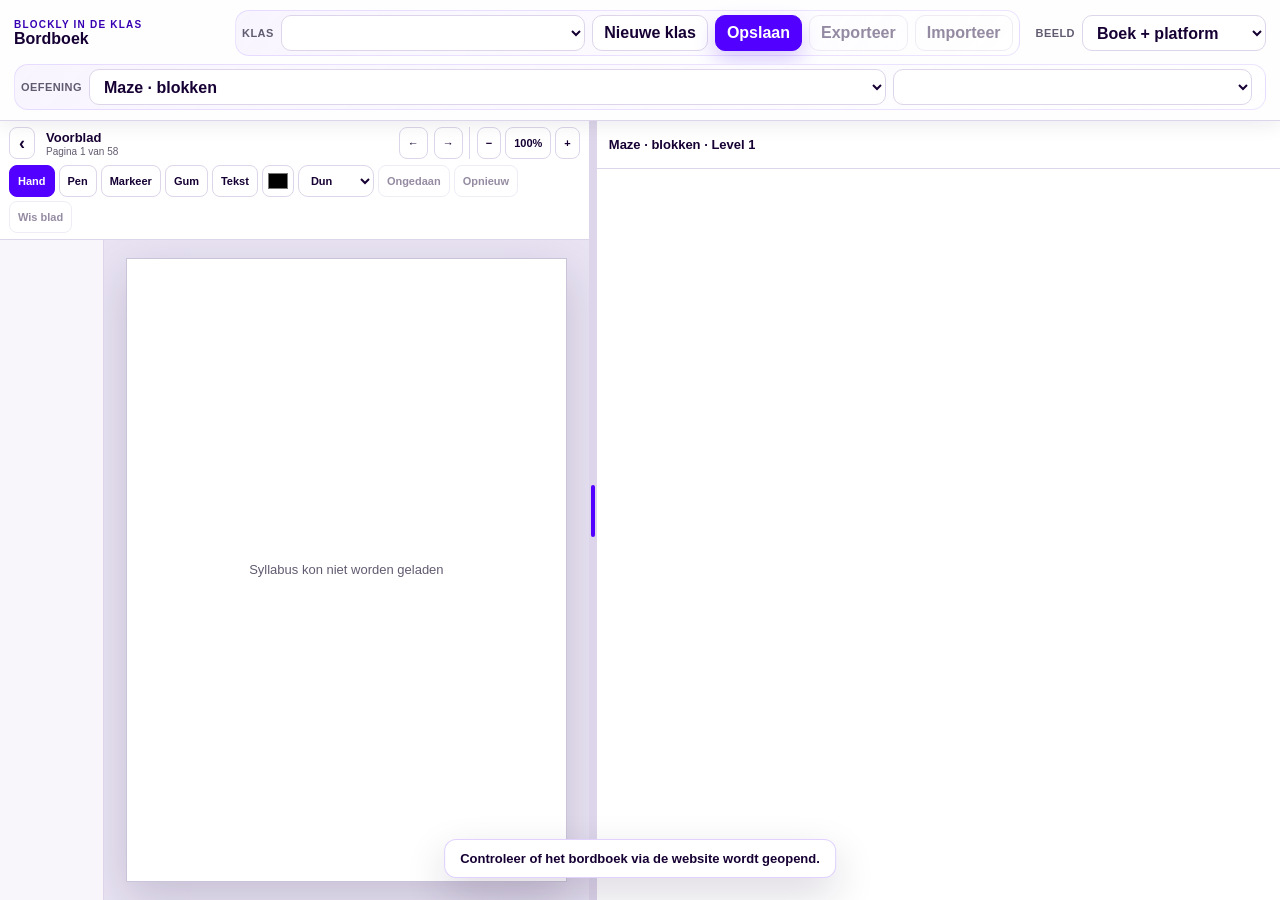
<file: teacher.html>
<!--
  Blockly in de Klas - bordboek
  © 2026 Robbe Wulgaert, AI in de Klas, robbewulgaert.be. Alle rechten voorbehouden.
  Gebruik in eigen klas of eigen onderwijscontext is toegelaten mits duidelijke en expliciete naamsvermelding:
  Robbe Wulgaert, AI in de Klas, robbewulgaert.be
  Gebaseerd op oefeningen uit het open-source Blockly project door Google.
-->
<!doctype html>
<html lang="nl">
<head>
  <meta charset="utf-8">
  <meta name="viewport" content="width=device-width, initial-scale=1, viewport-fit=cover">
  <meta name="theme-color" content="#5200ff">
  <meta name="description" content="Bordboek voor Blockly in de Klas: syllabus, pen en oefenplatform in één klasgebonden werkomgeving.">
  <meta name="author" content="Robbe Wulgaert, AI in de Klas, robbewulgaert.be">
  <meta name="copyright" content="Copyright (c) 2026 Robbe Wulgaert">
  <link rel="icon" type="image/png" sizes="64x64" href="./favicon.png?v=20260903-2">
  <title>Bordboek · Blockly in de Klas</title>
  <style>
    :root {
      color-scheme: light;
      --brand: #5200ff;
      --brand-dark: #3700b3;
      --ink: #160033;
      --muted: #625b70;
      --soft: #f7f3ff;
      --mint: #3dffd0;
      --soft-mint: #e8fff8;
      --border: #ddd6ea;
      --surface: #ffffff;
      --workspace: #ece8f3;
      --shadow: 0 16px 42px rgba(22, 0, 51, .16);
      --motion-fast: 150ms;
      --motion-medium: 260ms;
      --ease-standard: cubic-bezier(.2, 0, 0, 1);
      --book-width: 46%;
      font-family: Roboto, Arial, Helvetica, sans-serif;
    }

    * { box-sizing: border-box; }

    html, body { height: 100%; }

    body {
      margin: 0;
      overflow: hidden;
      color: var(--ink);
      background: var(--workspace);
    }

    button, select, input { font: inherit; }

    button, select {
      min-height: 36px;
      border: 1px solid var(--border);
      border-radius: 10px;
      color: var(--ink);
      background: var(--surface);
    }

    button {
      padding: 7px 11px;
      font-weight: 750;
      cursor: pointer;
      transition:
        transform var(--motion-fast) var(--ease-standard),
        box-shadow var(--motion-fast) var(--ease-standard),
        background var(--motion-fast) var(--ease-standard),
        border-color var(--motion-fast) var(--ease-standard),
        color var(--motion-fast) var(--ease-standard);
    }

    button:hover:not([disabled]) {
      border-color: rgba(82, 0, 255, .46);
      box-shadow: 0 9px 22px rgba(82, 0, 255, .12);
      transform: translateY(-1px);
    }

    button:active:not([disabled]) {
      box-shadow: 0 3px 10px rgba(82, 0, 255, .1);
      transform: translateY(0);
    }

    button:focus-visible,
    select:focus-visible,
    input:focus-visible,
    textarea:focus-visible,
    .splitter:focus-visible,
    .protocol-warning-action:focus-visible {
      outline: 3px solid var(--brand-dark);
      outline-offset: 2px;
      box-shadow: 0 0 0 2px var(--surface);
    }

    button[disabled] { cursor: not-allowed; opacity: .45; }

    .app {
      height: 100dvh;
      display: grid;
      grid-template-rows: auto minmax(0, 1fr);
    }

    .teacher-header {
      position: relative;
      z-index: 20;
      display: grid;
      grid-template-columns: minmax(180px, auto) minmax(440px, 1fr) minmax(480px, 1.15fr) minmax(220px, auto);
      grid-template-areas: "brand class lesson view";
      align-items: center;
      gap: 8px 16px;
      padding: 10px 14px;
      border-bottom: 1px solid var(--border);
      background: rgba(255, 255, 255, .97);
      box-shadow: 0 4px 18px rgba(22, 0, 51, .08);
    }

    .brand-lockup {
      grid-area: brand;
      align-self: center;
      display: flex;
      align-items: center;
      min-width: 0;
    }

    .brand-copy { min-width: 0; }

    .eyebrow {
      display: block;
      margin-bottom: 1px;
      color: var(--brand-dark);
      font-size: 10px;
      font-weight: 900;
      letter-spacing: .12em;
      text-transform: uppercase;
    }

    h1 {
      margin: 0;
      overflow: hidden;
      font-size: clamp(16px, 1.25vw, 21px);
      line-height: 1.05;
      text-overflow: ellipsis;
      white-space: nowrap;
    }

    .control-cluster {
      display: flex;
      align-items: center;
      gap: 7px;
      min-width: 0;
    }

    .control-cluster button { flex: 0 0 auto; white-space: nowrap; }

    .teacher-header button,
    .teacher-header select {
      height: 36px;
      min-height: 36px;
      padding-block: 0;
    }

    .class-cluster,
    .lesson-cluster {
      display: grid;
      width: 100%;
      max-width: none;
      justify-self: stretch;
      padding: 4px 6px;
      border: 1px solid rgba(82, 0, 255, .1);
      border-radius: 14px;
      background: linear-gradient(135deg, rgba(247, 243, 255, .86), rgba(255, 255, 255, .96));
    }

    .class-cluster {
      grid-area: class;
      grid-template-columns: auto minmax(150px, 1fr) auto auto auto auto;
    }

    .lesson-cluster {
      grid-area: lesson;
      grid-template-columns: auto minmax(150px, 1fr) minmax(82px, .45fr) auto;
    }

    .class-cluster select,
    .lesson-cluster select {
      width: 100%;
      min-width: 0;
      max-width: none;
    }

    .view-cluster { grid-area: view; justify-content: flex-end; }

    .control-label {
      color: var(--muted);
      font-size: 11px;
      font-weight: 850;
      letter-spacing: .04em;
      text-transform: uppercase;
      white-space: nowrap;
    }

    select {
      padding: 6px 30px 6px 10px;
      max-width: 230px;
      font-weight: 700;
    }

    .class-select { min-width: 190px; }
    .mode-select { min-width: 190px; }
    .level-select { min-width: 92px; }

    .primary-button {
      border-color: var(--brand);
      color: white;
      background: var(--brand);
      box-shadow: 0 10px 22px rgba(82, 0, 255, .2);
    }

    .primary-button:hover { background: var(--brand-dark); }

    .compact-button { min-width: 36px; padding-inline: 9px; }

    .workspace {
      --book-min: 430px;
      --platform-min: 570px;
      --splitter-size: 8px;
      min-height: 0;
      display: grid;
      grid-template-columns:
        clamp(var(--book-min), var(--book-width), calc(100% - var(--platform-min) - var(--splitter-size)))
        var(--splitter-size) minmax(0, 1fr);
      overflow: hidden;
    }

    .workspace[data-layout="book"],
    .workspace[data-layout="platform"] { grid-template-columns: minmax(0, 1fr); }
    .workspace.is-resizing .platform-frame { pointer-events: none; }
    .workspace[data-layout="book"] .platform-shell,
    .workspace[data-layout="book"] .splitter,
    .workspace[data-layout="platform"] .book-shell,
    .workspace[data-layout="platform"] .splitter { display: none; }

    .book-shell,
    .platform-shell {
      min-width: 0;
      min-height: 0;
      display: grid;
      background: var(--surface);
    }

    .book-shell {
      container-type: inline-size;
      container-name: book-pane;
      grid-template-rows: auto minmax(0, 1fr);
    }
    .platform-shell {
      grid-template-rows: auto minmax(0, 1fr);
      overflow: hidden;
      isolation: isolate;
    }

    .book-toolbar,
    .platform-toolbar {
      min-height: 48px;
      display: flex;
      align-items: center;
      gap: 6px;
      padding: 6px 9px;
      border-bottom: 1px solid var(--border);
      background: var(--surface);
    }

    .page-heading {
      min-width: 120px;
      flex: 1 1 auto;
      padding-inline: 5px;
      overflow: hidden;
    }

    .page-heading strong,
    .platform-heading strong {
      display: block;
      overflow: hidden;
      font-size: 13px;
      text-overflow: ellipsis;
      white-space: nowrap;
    }

    .page-heading span,
    .platform-heading span {
      display: block;
      margin-top: 1px;
      color: var(--muted);
      font-size: 10px;
      line-height: 1.1;
    }

    .tool-group {
      display: flex;
      align-items: center;
      gap: 4px;
      padding-left: 7px;
      border-left: 1px solid var(--border);
    }

    .tool-button {
      flex: 0 0 auto;
      min-height: 32px;
      padding: 5px 8px;
      border-radius: 8px;
      font-size: 11px;
      white-space: nowrap;
    }

    .tool-button[aria-pressed="true"] {
      border-color: var(--brand);
      color: white;
      background: var(--brand);
    }

    .thumbnail-toggle {
      width: 26px;
      min-width: 26px;
      height: 32px;
      padding: 0;
      font-size: 18px;
      line-height: 1;
    }

    .colour-input {
      width: 32px;
      height: 32px;
      padding: 3px;
      border: 1px solid var(--border);
      border-radius: 8px;
      background: white;
      cursor: pointer;
    }

    .width-select {
      height: 32px;
      min-height: 32px;
      max-width: 76px;
      padding: 0 24px 0 8px;
      font-size: 11px;
    }

    .book-body {
      min-height: 0;
      display: grid;
      grid-template-columns: 104px minmax(0, 1fr);
      overflow: hidden;
      background: var(--workspace);
    }

    .book-body.thumbs-hidden { grid-template-columns: minmax(0, 1fr); }
    .book-body.thumbs-hidden .thumbnail-rail { display: none; }

    .thumbnail-rail {
      min-height: 0;
      padding: 8px 7px 20px;
      overflow-x: hidden;
      overflow-y: auto;
      border-right: 1px solid var(--border);
      background: #f8f6fb;
      scrollbar-width: thin;
    }

    .thumbnail-button {
      width: 100%;
      min-height: 0;
      display: block;
      margin: 0 0 8px;
      padding: 4px;
      border: 2px solid transparent;
      border-radius: 9px;
      background: transparent;
    }

    .thumbnail-button:hover { border-color: var(--border); }

    .thumbnail-button[aria-current="page"] {
      border-color: var(--brand);
      background: var(--soft);
    }

    .thumbnail-button canvas {
      width: 100%;
      display: block;
      aspect-ratio: 210 / 297;
      border: 1px solid var(--border);
      background: white;
    }

    .thumbnail-button span {
      display: block;
      margin-top: 4px;
      color: var(--muted);
      font-size: 10px;
      font-weight: 800;
    }

    .page-stage {
      position: relative;
      min-width: 0;
      min-height: 0;
      display: flex;
      align-items: flex-start;
      justify-content: flex-start;
      padding: 18px;
      overflow: auto;
      overscroll-behavior: contain;
      background:
        linear-gradient(rgba(82, 0, 255, .025), rgba(82, 0, 255, .025)),
        var(--workspace);
    }

    .paper {
      position: relative;
      width: 500px;
      flex: 0 0 auto;
      margin-inline: auto;
      aspect-ratio: 210 / 297;
      overflow: hidden;
      border: 1px solid #cbc4d9;
      background: white;
      box-shadow: var(--shadow);
      transform-origin: top center;
    }

    .pdf-page-canvas,
    .ink-canvas,
    .text-layer {
      position: absolute;
      inset: 0;
      width: 100%;
      height: 100%;
    }

    .pdf-page-canvas {
      z-index: 1;
      display: block;
      user-select: none;
    }

    .ink-canvas {
      z-index: 2;
      pointer-events: none;
    }

    .ink-canvas.is-drawing {
      pointer-events: auto;
      cursor: crosshair;
      touch-action: none;
      user-select: none;
      -webkit-touch-callout: none;
    }

    .text-layer {
      z-index: 3;
      pointer-events: none;
    }

    .text-layer.is-active {
      pointer-events: auto;
      touch-action: manipulation;
    }

    .text-box {
      position: absolute;
      min-width: 8%;
      min-height: 3.5%;
      border: 1px solid transparent;
      border-radius: 6px;
      background: rgba(255, 255, 255, .72);
      box-shadow: 0 2px 8px rgba(22, 0, 51, .08);
    }

    .text-box.is-selected,
    .text-box:focus-within {
      border-color: rgba(82, 0, 255, .62);
      box-shadow: 0 0 0 2px rgba(61, 255, 208, .45), 0 4px 12px rgba(22, 0, 51, .14);
    }

    .text-box-input {
      width: 100%;
      height: 100%;
      min-height: 100%;
      display: block;
      padding: 24px 6px 5px;
      border: 0;
      border-radius: 5px;
      outline: 0;
      color: var(--ink);
      background: transparent;
      font: inherit;
      line-height: 1.2;
      resize: none;
      overflow: auto;
    }

    .text-box-control {
      position: absolute;
      z-index: 1;
      width: 44px;
      min-width: 44px;
      min-height: 44px;
      display: grid;
      place-items: center;
      padding: 0;
      border: 1px solid rgba(82, 0, 255, .25);
      border-radius: 5px;
      color: var(--ink);
      background: rgba(255, 255, 255, .94);
      font-size: 13px;
      line-height: 1;
      opacity: 0;
      pointer-events: none;
    }

    .text-box.is-selected .text-box-control,
    .text-box:focus-within .text-box-control {
      opacity: 1;
      pointer-events: auto;
    }

    .text-box-grip { top: 2px; left: 2px; cursor: move; touch-action: none; }
    .text-box-delete { top: 2px; right: 2px; }
    .text-box-resize { right: 2px; bottom: 2px; cursor: nwse-resize; touch-action: none; }

    .text-box-control:focus-visible {
      outline: 2px solid var(--brand-dark);
      outline-offset: 1px;
      box-shadow: 0 0 0 1px var(--surface);
    }

    .tool-button .compact-label { display: none; }

    .paper-loading {
      position: absolute;
      inset: 0;
      z-index: 4;
      display: grid;
      place-items: center;
      color: var(--muted);
      background: white;
      font-size: 13px;
      pointer-events: none;
    }

    .paper-loading[hidden] { display: none; }

    .splitter {
      position: relative;
      z-index: 5;
      cursor: col-resize;
      background: var(--border);
      touch-action: none;
    }

    .splitter::after {
      content: "";
      position: absolute;
      top: 50%;
      left: 2px;
      width: 4px;
      height: 52px;
      border-radius: 9px;
      background: var(--brand);
      transform: translateY(-50%);
    }

    .platform-toolbar {
      justify-content: flex-start;
      padding-inline: 12px;
    }

    .platform-heading { min-width: 0; }

    .platform-frame {
      min-width: 0;
      min-height: 0;
      width: 100%;
      height: 100%;
      display: block;
      border: 0;
      background: white;
    }

    .screen-reader-only {
      position: absolute !important;
      width: 1px !important;
      height: 1px !important;
      padding: 0 !important;
      margin: -1px !important;
      overflow: hidden !important;
      clip: rect(0, 0, 0, 0) !important;
      white-space: nowrap !important;
      border: 0 !important;
    }

    .toast {
      position: fixed;
      z-index: 100;
      left: 50%;
      bottom: 22px;
      max-width: min(520px, calc(100vw - 32px));
      padding: 11px 15px;
      border: 1px solid rgba(82, 0, 255, .18);
      border-radius: 12px;
      color: var(--ink);
      background: white;
      box-shadow: var(--shadow);
      font-size: 13px;
      font-weight: 750;
      transform: translate(-50%, 18px);
      opacity: 0;
      pointer-events: none;
      transition: opacity .16s ease, transform .16s ease;
    }

    .toast.is-visible { opacity: 1; transform: translate(-50%, 0); }

    .protocol-warning {
      width: min(620px, calc(100vw - 28px));
      padding: 24px;
    }

    .protocol-warning::backdrop { background: rgba(22, 0, 51, .72); }

    .protocol-warning h2 { margin: 4px 0 10px; color: var(--brand-dark); font-size: 24px; }
    .protocol-warning p { margin: 0 0 14px; color: var(--muted); line-height: 1.55; }
    .protocol-warning ol { margin: 0 0 20px; padding-left: 22px; line-height: 1.7; }
    .protocol-warning code { overflow-wrap: anywhere; }

    .protocol-warning-kicker {
      color: var(--brand);
      font-size: 11px;
      font-weight: 900;
      letter-spacing: .08em;
      text-transform: uppercase;
    }

    .protocol-warning-action {
      min-height: 42px;
      display: inline-flex;
      align-items: center;
      justify-content: center;
      padding: 10px 16px;
      border-radius: 999px;
      color: white;
      background: var(--brand);
      font-weight: 850;
      text-decoration: none;
    }

    .protocol-warning-action:hover,
    .protocol-warning-action:focus-visible { background: var(--brand-dark); }

    dialog {
      width: min(420px, calc(100vw - 28px));
      padding: 0;
      border: 0;
      border-radius: 16px;
      color: var(--ink);
      background: white;
      box-shadow: 0 26px 80px rgba(22, 0, 51, .28);
    }

    dialog::backdrop { background: rgba(22, 0, 51, .45); backdrop-filter: blur(3px); }

    .dialog-body { padding: 22px; }
    .dialog-body h2 { margin: 0 0 6px; color: var(--brand); font-size: 22px; }
    .dialog-body p { margin: 0 0 18px; color: var(--muted); font-size: 13px; line-height: 1.5; }
    .dialog-body label { display: block; margin-bottom: 6px; font-size: 12px; font-weight: 850; }
    .dialog-body input[type="text"] {
      width: 100%;
      min-height: 42px;
      padding: 9px 11px;
      border: 1px solid var(--border);
      border-radius: 10px;
      color: var(--ink);
    }
    .dialog-actions { display: flex; justify-content: flex-end; gap: 8px; margin-top: 18px; }

    @media (max-width: 1500px) {
      .teacher-header {
        grid-template-columns: minmax(205px, auto) minmax(0, 1fr) auto;
        grid-template-areas:
          "brand class view"
          "lesson lesson lesson";
      }
    }

    @media (max-width: 1240px) {
      .workspace { --book-min: 390px; --platform-min: 520px; }
      .tool-button .wide-label { display: none; }
      .tool-button .compact-label { display: inline; }
    }

    @media (max-width: 1080px) {
      .teacher-header {
        grid-template-columns: minmax(205px, auto) minmax(0, 1fr);
        grid-template-areas:
          "brand view"
          "class class"
          "lesson lesson";
      }
      .class-cluster,
      .lesson-cluster {
        display: flex;
        width: 100%;
        justify-content: flex-start;
        flex-wrap: wrap;
      }
      .class-cluster select,
      .lesson-cluster select { width: auto; }
      .view-cluster { justify-self: start; }
    }

    @media (max-width: 1080px) {
      body { overflow: auto; }
      .app {
        height: 100dvh;
        min-height: 0;
        grid-template-rows: auto minmax(0, 1fr);
      }
      .workspace {
        height: 100%;
        min-height: 660px;
        grid-template-columns: 1fr;
        grid-template-rows: minmax(330px, 54fr) minmax(330px, 46fr);
      }
      .workspace[data-layout="split"] .splitter { display: none; }
      .workspace[data-layout="book"],
      .workspace[data-layout="platform"] { grid-template-rows: minmax(0, 1fr); }
      .book-shell, .platform-shell { min-height: 330px; }
    }

    @media (max-width: 640px) {
      .teacher-header {
        grid-template-columns: 1fr;
        grid-template-areas: "brand" "class" "lesson" "view";
        gap: 7px;
      }
      .control-cluster { flex-wrap: wrap; }
      .class-cluster,
      .lesson-cluster { justify-content: flex-start; }
      .view-cluster { justify-content: flex-start; }
      .class-select { min-width: 145px; }
      .book-body { grid-template-columns: 82px minmax(0, 1fr); }
      .page-stage { padding: 10px; }
    }

    @container book-pane (max-width: 820px) {
      .book-toolbar { flex-wrap: wrap; }
      .page-heading { min-width: 150px; flex: 1 1 180px; }
      .tool-group[aria-label="Zoom"] { order: 1; }
      .tool-group[aria-label="Schrijfwerktuigen"] {
        order: 2;
        flex: 1 1 100%;
        flex-wrap: wrap;
        padding-left: 0;
        border-left: 0;
      }
    }

    @container book-pane (max-width: 560px) {
      .tool-button .wide-label { display: none; }
      .tool-button .compact-label { display: inline; }
      .book-toolbar { padding-inline: 6px; }
    }

    @media (prefers-reduced-motion: reduce) {
      *, *::before, *::after { scroll-behavior: auto !important; transition: none !important; }
    }

    @media print {
      .teacher-header, .book-toolbar, .thumbnail-rail, .platform-shell, .splitter { display: none !important; }
      body, .app, .workspace, .book-shell, .book-body, .page-stage { display: block; height: auto; overflow: visible; background: white; }
      .paper { width: 210mm !important; height: 297mm; border: 0; box-shadow: none; }
    }
  </style>
</head>
<body>
  <div class="app">
    <header class="teacher-header" aria-label="Bediening van het bordboek">
      <div class="brand-lockup">
        <div class="brand-copy">
          <span class="eyebrow">Blockly in de Klas</span>
          <h1>Bordboek</h1>
        </div>
      </div>

      <div class="control-cluster class-cluster">
        <span class="control-label">Klas</span>
        <label class="screen-reader-only" for="class-select">Actieve klas</label>
        <select id="class-select" class="class-select" aria-label="Actieve klas"></select>
        <button id="new-class" type="button">Nieuwe klas</button>
        <button id="save-button" class="primary-button" type="button" title="Bewaar de huidige klas, pagina en aantekeningen op dit toestel">Opslaan</button>
        <button id="export-button" type="button" title="Exporteer de actieve klas als back-up">Exporteer</button>
        <button id="import-button" type="button" title="Importeer een eerder gedownloade back-up">Importeer</button>
        <input id="import-input" class="screen-reader-only" type="file" accept="application/json,.json">
      </div>

      <div class="control-cluster lesson-cluster">
        <span class="control-label">Oefening</span>
        <label class="screen-reader-only" for="mode-select">Wereld en editor</label>
        <select id="mode-select" class="mode-select">
          <option value="maze1">Maze · blokken</option>
          <option value="maze2">Maze · code</option>
          <option value="turtle_blocks">Schildpad · blokken</option>
          <option value="turtle_cli">Schildpad · code</option>
        </select>
        <label class="screen-reader-only" for="level-select">Level</label>
        <select id="level-select" class="level-select"></select>
      </div>

      <div class="control-cluster view-cluster">
        <span class="control-label">Beeld</span>
        <label class="screen-reader-only" for="layout-select">Indeling</label>
        <select id="layout-select">
          <option value="split">Boek + platform</option>
          <option value="book">Alleen boek</option>
          <option value="platform">Alleen platform</option>
        </select>
      </div>
    </header>

    <main id="workspace" class="workspace" data-layout="split">
      <section id="book-pane" class="book-shell" aria-label="Digitaal bordboek">
        <div class="book-toolbar">
          <button id="toggle-thumbnails" class="tool-button thumbnail-toggle" type="button" aria-expanded="true" aria-controls="thumbnail-rail" aria-label="Paginaoverzicht verbergen" title="Paginaoverzicht verbergen">‹</button>
          <div class="page-heading">
            <strong id="page-title">Voorblad</strong>
            <span id="page-position">Pagina 1 van 58</span>
          </div>
          <button id="previous-page" class="tool-button" type="button" aria-label="Vorige pagina">←</button>
          <button id="next-page" class="tool-button" type="button" aria-label="Volgende pagina">→</button>

          <div id="ink-toolbar" class="tool-group" role="group" aria-label="Schrijfwerktuigen">
            <button class="tool-button ink-tool" type="button" data-tool="pointer" aria-pressed="true">Hand</button>
            <button class="tool-button ink-tool" type="button" data-tool="pen" aria-pressed="false">Pen</button>
            <button class="tool-button ink-tool" type="button" data-tool="highlighter" aria-label="Markeerstift" aria-pressed="false"><span class="wide-label">Markeer</span><span class="compact-label" aria-hidden="true">▰</span></button>
            <button class="tool-button ink-tool" type="button" data-tool="eraser" aria-label="Gum" aria-pressed="false"><span class="wide-label">Gum</span><span class="compact-label" aria-hidden="true">⌫</span></button>
            <button class="tool-button ink-tool" type="button" data-tool="text" aria-label="Tekstvak toevoegen" aria-pressed="false">Tekst</button>
            <label class="screen-reader-only" for="ink-colour">Penkleur</label>
            <input id="ink-colour" class="colour-input" type="color" value="#000000" title="Penkleur">
            <label class="screen-reader-only" for="ink-width">Pendikte</label>
            <select id="ink-width" class="width-select" title="Pendikte">
              <option value="3" selected>Dun</option>
              <option value="6">Normaal</option>
              <option value="10">Dik</option>
            </select>
            <button id="undo-ink" class="tool-button" type="button" disabled>Ongedaan</button>
            <button id="redo-ink" class="tool-button" type="button" disabled>Opnieuw</button>
            <button id="clear-ink" class="tool-button" type="button" disabled>Wis blad</button>
          </div>

          <div class="tool-group" role="group" aria-label="Zoom">
            <button id="zoom-out" class="tool-button" type="button" aria-label="Uitzoomen">−</button>
            <button id="zoom-fit" class="tool-button" type="button"><span id="zoom-label">100%</span></button>
            <button id="zoom-in" class="tool-button" type="button" aria-label="Inzoomen">+</button>
          </div>
        </div>

        <div id="book-body" class="book-body">
          <aside id="thumbnail-rail" class="thumbnail-rail" aria-label="Syllabuspagina’s"></aside>
          <div id="page-stage" class="page-stage">
            <div id="paper" class="paper">
              <div id="paper-loading" class="paper-loading" aria-hidden="true">Syllabuspagina laden…</div>
              <canvas id="pdf-canvas" class="pdf-page-canvas" aria-label="Syllabuspagina 1: Voorblad"></canvas>
              <canvas id="ink-canvas" class="ink-canvas" aria-label="Schrijflaag boven de syllabus"></canvas>
              <div id="text-layer" class="text-layer" aria-label="Tekstlaag boven de syllabus"></div>
            </div>
          </div>
        </div>
      </section>

      <div id="splitter" class="splitter" role="separator" aria-orientation="vertical" aria-controls="book-pane" aria-label="Breedte van boek en platform aanpassen" aria-valuenow="46" tabindex="0"></div>

      <section class="platform-shell" aria-label="Blockly-platform">
        <div class="platform-toolbar">
          <div class="platform-heading">
            <strong id="platform-title">Maze · blokken · Level 1</strong>
          </div>
        </div>
        <iframe id="platform-frame" class="platform-frame" title="Blockly editor en simulator" src="about:blank" allow="clipboard-read; clipboard-write"></iframe>
      </section>
    </main>
  </div>

  <dialog id="class-dialog" aria-labelledby="class-dialog-title">
    <form id="class-form" class="dialog-body" method="dialog">
      <h2 id="class-dialog-title">Nieuwe klas</h2>
      <p>Elke klas krijgt een eigen platformvoortgang, lespagina en schrijflagen. De gegevens blijven in deze browser.</p>
      <label for="class-name">Naam van de klas</label>
      <input id="class-name" type="text" maxlength="60" autocomplete="off" placeholder="Bijvoorbeeld 1A" required>
      <div class="dialog-actions">
        <button id="cancel-class" value="cancel" type="button">Annuleer</button>
        <button class="primary-button" value="create" type="submit">Maak klas</button>
      </div>
    </form>
  </dialog>

  <div id="toast" class="toast" role="status" aria-live="polite"></div>

  <dialog id="protocol-warning" class="protocol-warning" role="alertdialog" aria-labelledby="protocol-warning-title" aria-describedby="protocol-warning-message">
      <span class="protocol-warning-kicker">Lokaal bordboek</span>
      <h2 id="protocol-warning-title">Open het bordboek via een webadres</h2>
      <p id="protocol-warning-message">
        Het bordboek gebruikt een lokaal of online webadres om de syllabus en het leerplatform te laden.
      </p>
      <ol id="protocol-warning-steps">
        <li>Open een terminal in de projectmap en voer <code>python3 -m http.server 8000 --bind 127.0.0.1</code> uit. Gebruik op Windows <code>py -3</code> in plaats van <code>python3</code>.</li>
        <li>Open <a href="http://127.0.0.1:8000/teacher.html">het lokale bordboek</a> en laat de terminal open.</li>
      </ol>
      <a class="protocol-warning-action" href="https://robbew.github.io/Blockly/teacher.html" autofocus>Open online bordboek</a>
  </dialog>

  <script>
    function showBoardbookWarning() {
      const warning = document.getElementById('protocol-warning');
      warning.showModal();
    }
    document.getElementById('protocol-warning').addEventListener('cancel', event => event.preventDefault());
    if (window.location.protocol === 'file:') showBoardbookWarning();
  </script>

  <script type="module">
    if (window.location.protocol !== 'file:') {
      import('./vendor/pdfjs/pdf.min.mjs').then((pdfjsLib) => {
        pdfjsLib.GlobalWorkerOptions.workerSrc = './vendor/pdfjs/pdf.worker.min.mjs';

        (() => {
          'use strict';

      const EXPECTED_PAGE_COUNT = 58;
      const PAGE_WIDTH = 1059;
      const PAGE_HEIGHT = 1497;
      const PROGRESS_KEY = 'aik_blockly_progress_v1';
      const ACTIVE_CLASS_KEY = 'aik_teacher_active_class_v1';
      const PROGRESS_OWNER_KEY = 'aik_teacher_progress_owner_v1';
      const DB_NAME = 'aik_teacher_boardbook_v1';
      const DB_VERSION = 1;
      const CONTENT_REVISION = 'syllabus-2026-08-07-58p-afaea9e948f0';
      const REVISION_54 = 'syllabus-2026-08-07-54p-6ed78144a0e7';
      const REVISION_55 = 'syllabus-2026-08-05-55p';
      const PDF_URL = 'syllabus/syllabus_blockly_in_de_klas.pdf?v=afaea9e948f0';
      const MIN_PDF_RENDER_SCALE = 2;
      const MAX_PDF_RENDER_SCALE = 3;
      const MAX_PDF_RENDER_PIXELS = 16000000;
      const MAX_INK_RENDER_PIXELS = 12000000;
      const MAX_TEXT_BOXES = 128;
      const MAX_TEXT_LENGTH = 2000;
      const MIN_TEXT_WIDTH = .08;
      const MIN_TEXT_HEIGHT = .035;
      const DEFAULT_TEXT_WIDTH = .30;
      const DEFAULT_TEXT_HEIGHT = .09;
      const DEFAULT_TEXT_FONT_SIZE = .018;
      const PALM_TOOL_GUARD_MS = 700;
      const MIN_ZOOM = .75;
      const MAX_ZOOM = 4;
      const ZOOM_STEP_PERCENT = 10;
      const FIRST_REGULAR_ZOOM_PERCENT = 80;
      const ZOOM_STEPS = Object.freeze([
        MIN_ZOOM,
        ...Array.from(
          { length: ((MAX_ZOOM * 100 - FIRST_REGULAR_ZOOM_PERCENT) / ZOOM_STEP_PERCENT) + 1 },
          (_, index) => (FIRST_REGULAR_ZOOM_PERCENT + index * ZOOM_STEP_PERCENT) / 100
        )
      ]);
      const DEFAULT_INK_COLOURS = Object.freeze({
        pen: '#000000',
        highlighter: '#fff200'
      });

      const MODE_META = {
        maze1: { label: 'Maze · blokken', levels: 11, world: 'maze' },
        maze2: { label: 'Maze · code', levels: 11, world: 'maze' },
        turtle_blocks: { label: 'Schildpad · blokken', levels: 9, world: 'turtle' },
        turtle_cli: { label: 'Schildpad · code', levels: 9, world: 'turtle' }
      };

      const LEVEL_PAGES = {
        maze: { 1: 9, 2: 12, 3: 16, 4: 19, 5: 21, 6: 23, 7: 25, 8: 28, 9: 30, 10: 33, 11: 33 },
        turtle: { 1: 36, 2: 41, 3: 44, 4: 44, 5: 45, 6: 49, 7: 49, 8: 49, 9: 49 }
      };

      const PAGE_SECTIONS = [
        { from: 1, to: 1, title: 'Voorblad' },
        { from: 2, to: 2, title: 'Inhoudsopgave' },
        { from: 3, to: 5, title: 'Inleiding' },
        { from: 6, to: 7, title: 'Rondleiding' },
        { from: 8, to: 8, title: 'Maze-oefeningen' },
        { from: 9, to: 11, title: 'Maze · Level 1' },
        { from: 12, to: 15, title: 'Maze · Level 2' },
        { from: 16, to: 18, title: 'Maze · Level 3' },
        { from: 19, to: 20, title: 'Maze · Level 4' },
        { from: 21, to: 22, title: 'Maze · Level 5' },
        { from: 23, to: 24, title: 'Maze · Level 6' },
        { from: 25, to: 27, title: 'Maze · Level 7' },
        { from: 28, to: 29, title: 'Maze · Level 8' },
        { from: 30, to: 32, title: 'Maze · Level 9' },
        { from: 33, to: 34, title: 'Maze · Level 10' },
        { from: 35, to: 35, title: 'Schildpad-oefeningen' },
        { from: 36, to: 40, title: 'Schildpad · Level 1' },
        { from: 41, to: 43, title: 'Schildpad · Level 2' },
        { from: 44, to: 44, title: 'Schildpad · Level 3 en 4' },
        { from: 45, to: 48, title: 'Schildpad · Level 5' },
        { from: 49, to: 49, title: 'Schildpad · Level 6 en verder' },
        { from: 50, to: 50, title: 'Leerdoelen en begrippenlijsten' },
        { from: 51, to: 53, title: 'Leerdoelen en begrippen' },
        { from: 54, to: 56, title: 'Leerplandoelen' },
        { from: 57, to: 58, title: 'Feedback, contact en licentie' }
      ];

      const $ = (id) => document.getElementById(id);
      const workspaceEl = $('workspace');
      const splitter = $('splitter');
      const classSelect = $('class-select');
      const modeSelect = $('mode-select');
      const levelSelect = $('level-select');
      const layoutSelect = $('layout-select');
      const platformFrame = $('platform-frame');
      const pageStage = $('page-stage');
      const paper = $('paper');
      const pdfCanvas = $('pdf-canvas');
      const pdfContext = pdfCanvas.getContext('2d', { alpha: false });
      const paperLoading = $('paper-loading');
      const inkCanvas = $('ink-canvas');
      const inkContext = inkCanvas.getContext('2d');
      const textLayer = $('text-layer');
      const thumbnailRail = $('thumbnail-rail');
      const saveButton = $('save-button');
      const exportButton = $('export-button');
      const importButton = $('import-button');
      const toast = $('toast');

      let db;
      let pdfDocument = null;
      let pdfLoadingTask = null;
      let pdfRenderTask = null;
      let pdfRenderTimer = null;
      let pdfRenderSequence = 0;
      let thumbnailObserver = null;
      let pageCount = EXPECTED_PAGE_COUNT;
      let classes = [];
      let activeClass = null;
      let currentPage = 1;
      let currentStrokes = [];
      let currentTextBoxes = [];
      let loadedAnnotationPage = null;
      let currentTool = 'pointer';
      let activeStroke = null;
      let activeStrokePointerType = null;
      let activeStrokeRect = null;
      let activeRenderedPoint = 0;
      let currentPointerId = null;
      let inkPointerFallbackInstalled = false;
      let lastPenActivityAt = -Infinity;
      let suppressInkToolbarUntil = -Infinity;
      let inkRenderFrame = null;
      let pendingInkResize = false;
      let pageStageResizeObserver = null;
      let paperResizeObserver = null;
      let pageLoadToken = 0;
      let zoom = 1;
      let toastTimer = null;
      let syncingPlatform = false;
      let platformReady = false;
      let changingClass = false;
      let sessionDirty = false;
      let activeTextId = null;
      let activeTextEdit = null;
      let textPointerState = null;
      let annotationHistory = [];
      let annotationRedo = [];
      let loadedAnnotationSnapshot = { strokes: [], textBoxes: [] };
      let annotationWriteDepth = 0;
      let annotationWritePromise = null;
      let annotationSaveTimer = null;
      let sessionRevision = 0;

      function pageTitle(page) {
        return PAGE_SECTIONS.find((section) => page >= section.from && page <= section.to)?.title || `Syllabuspagina ${page}`;
      }

      function clamp(value, min, max) {
        return Math.min(max, Math.max(min, value));
      }

      function cloneValue(value) {
        return JSON.parse(JSON.stringify(value));
      }

      function strokeSignature(stroke) {
        return JSON.stringify({
          tool: stroke?.tool || 'pen',
          color: stroke?.color || '#000000',
          width: Number(stroke?.width) || 3,
          points: Array.isArray(stroke?.points) ? stroke.points.map((point) => ({
            x: Number(point?.x) || 0,
            y: Number(point?.y) || 0,
            p: Number.isFinite(Number(point?.p)) ? Number(point.p) : .5
          })) : []
        });
      }

      function stableHash(value) {
        let hash = 2166136261;
        const text = String(value ?? '');
        for (let index = 0; index < text.length; index += 1) {
          hash ^= text.charCodeAt(index);
          hash = Math.imul(hash, 16777619);
        }
        return (hash >>> 0).toString(36);
      }

      function normalizeStrokes(raw) {
        if (!Array.isArray(raw)) return [];
        const usedIds = new Set();
        const legacyCounts = new Map();
        return raw.map((item) => {
          if (!item || typeof item !== 'object' || !Array.isArray(item.points) || !item.points.length) return null;
          const stroke = JSON.parse(JSON.stringify(item));
          const signature = strokeSignature(stroke);
          let id = typeof stroke.id === 'string' && /^[a-z0-9_-]{1,120}$/i.test(stroke.id) ? stroke.id : '';
          if (!id || usedIds.has(id)) {
            const base = `legacy-${stableHash(signature)}`;
            let occurrence = (legacyCounts.get(base) || 0) + 1;
            legacyCounts.set(base, occurrence);
            id = `${base}-${occurrence}`;
            while (usedIds.has(id)) {
              occurrence += 1;
              legacyCounts.set(base, occurrence);
              id = `${base}-${occurrence}`;
            }
          }
          usedIds.add(id);
          stroke.id = id;
          return stroke;
        }).filter(Boolean);
      }

      function mergeStrokes(...groups) {
        const merged = new Map();
        groups.forEach((group) => {
          normalizeStrokes(group).forEach((stroke) => {
            if (!merged.has(stroke.id)) merged.set(stroke.id, stroke);
          });
        });
        return [...merged.values()];
      }

      function mergeStrokeSnapshots(baseRaw, localRaw, remoteRaw) {
        const base = normalizeStrokes(baseRaw);
        const local = normalizeStrokes(localRaw);
        const remote = normalizeStrokes(remoteRaw);
        const baseMap = new Map(base.map((stroke) => [stroke.id, stroke]));
        const localMap = new Map(local.map((stroke) => [stroke.id, stroke]));
        const remoteMap = new Map(remote.map((stroke) => [stroke.id, stroke]));
        const result = new Map(remoteMap);

        baseMap.forEach((baseStroke, id) => {
          if (localMap.has(id)) return;
          const remoteStroke = remoteMap.get(id);
          if (!remoteStroke || strokeSignature(remoteStroke) === strokeSignature(baseStroke)) result.delete(id);
        });

        localMap.forEach((localStroke, id) => {
          const baseStroke = baseMap.get(id);
          if (!baseStroke || strokeSignature(localStroke) !== strokeSignature(baseStroke)) {
            result.set(id, localStroke);
          }
        });

        return [...result.values()];
      }

      function textBoxSignature(box) {
        return JSON.stringify(box || null);
      }

      function mergeTextBoxSnapshots(baseRaw, localRaw, remoteRaw) {
        const base = normalizeTextBoxes(baseRaw);
        const local = normalizeTextBoxes(localRaw);
        const remote = normalizeTextBoxes(remoteRaw);
        const baseMap = new Map(base.map((box) => [box.id, box]));
        const localMap = new Map(local.map((box) => [box.id, box]));
        const remoteMap = new Map(remote.map((box) => [box.id, box]));
        const result = new Map(remoteMap);

        baseMap.forEach((baseBox, id) => {
          if (localMap.has(id)) return;
          const remoteBox = remoteMap.get(id);
          if (!remoteBox || textBoxSignature(remoteBox) === textBoxSignature(baseBox)) result.delete(id);
        });

        localMap.forEach((localBox, id) => {
          const baseBox = baseMap.get(id);
          if (!baseBox || textBoxSignature(localBox) !== textBoxSignature(baseBox)) result.set(id, localBox);
        });

        return normalizeTextBoxes([...result.values()]);
      }

      function normalizeTextBox(raw, usedIds = new Set()) {
        if (!raw || typeof raw !== 'object') return null;
        let id = typeof raw.id === 'string' && /^[a-z0-9_-]{1,80}$/i.test(raw.id) ? raw.id : '';
        if (!id || usedIds.has(id)) {
          do { id = makeId('text'); } while (usedIds.has(id));
        }
        usedIds.add(id);
        const width = clamp(Number.isFinite(Number(raw.width)) ? Number(raw.width) : DEFAULT_TEXT_WIDTH, MIN_TEXT_WIDTH, 1);
        const height = clamp(Number.isFinite(Number(raw.height)) ? Number(raw.height) : DEFAULT_TEXT_HEIGHT, MIN_TEXT_HEIGHT, 1);
        const x = clamp(Number.isFinite(Number(raw.x)) ? Number(raw.x) : 0, 0, 1 - width);
        const y = clamp(Number.isFinite(Number(raw.y)) ? Number(raw.y) : 0, 0, 1 - height);
        return {
          id,
          x,
          y,
          width: Math.min(width, 1 - x),
          height: Math.min(height, 1 - y),
          text: String(raw.text ?? '').slice(0, MAX_TEXT_LENGTH),
          fontSize: clamp((Number(raw.fontSize) > .5 ? Number(raw.fontSize) / PAGE_WIDTH : Number(raw.fontSize)) || DEFAULT_TEXT_FONT_SIZE, .01, .05),
          color: '#160033'
        };
      }

      function normalizeTextBoxes(raw) {
        if (!Array.isArray(raw)) return [];
        const usedIds = new Set();
        return raw.slice(0, MAX_TEXT_BOXES)
          .map((item) => normalizeTextBox(item, usedIds))
          .filter(Boolean);
      }

      function annotationSnapshot() {
        return { strokes: cloneValue(currentStrokes), textBoxes: cloneValue(currentTextBoxes) };
      }

      function snapshotChanged(before, after = annotationSnapshot()) {
        return JSON.stringify(before) !== JSON.stringify(after);
      }

      function pushAnnotationHistory(before = annotationSnapshot()) {
        annotationHistory.push(cloneValue(before));
        annotationRedo = [];
        if (annotationHistory.length > 100) annotationHistory.shift();
        updateInkButtons();
      }

      function restoreAnnotationSnapshot(snapshot) {
        currentStrokes = normalizeStrokes(snapshot?.strokes);
        currentTextBoxes = normalizeTextBoxes(snapshot?.textBoxes);
        activeTextId = null;
        activeTextEdit = null;
        textPointerState = null;
        renderStrokes();
        renderTextBoxes();
        updateInkButtons();
        markSessionDirty();
      }

      function pdfRenderScale(cssWidth, cssHeight) {
        const deviceScale = Math.max(1, window.devicePixelRatio || 1);
        const desiredScale = clamp(deviceScale * 1.5, MIN_PDF_RENDER_SCALE, MAX_PDF_RENDER_SCALE);
        const pixelLimitScale = Math.sqrt(MAX_PDF_RENDER_PIXELS / Math.max(1, cssWidth * cssHeight));
        return clamp(Math.min(desiredScale, pixelLimitScale), 1, MAX_PDF_RENDER_SCALE);
      }

      function makeId(prefix = 'class') {
        if (window.crypto?.randomUUID) return `${prefix}-${crypto.randomUUID()}`;
        return `${prefix}-${Date.now()}-${Math.random().toString(16).slice(2)}`;
      }

      function showToast(message) {
        window.clearTimeout(toastTimer);
        toast.textContent = message;
        toast.classList.add('is-visible');
        toastTimer = window.setTimeout(() => toast.classList.remove('is-visible'), 2800);
      }

      function setPaperLoading(isLoading, message = 'Syllabuspagina laden…') {
        paperLoading.textContent = message;
        paperLoading.hidden = !isLoading;
      }

      async function loadPdfDocument() {
        setPaperLoading(true, 'Syllabus laden…');
        pdfLoadingTask = pdfjsLib.getDocument({ url: PDF_URL });
        pdfDocument = await pdfLoadingTask.promise;
        pageCount = pdfDocument.numPages;
        if (pageCount !== EXPECTED_PAGE_COUNT) {
          console.warn(`De syllabus bevat ${pageCount} pagina’s; verwacht waren er ${EXPECTED_PAGE_COUNT}.`);
        }
      }

      async function renderPdfPage(pageNumber = currentPage) {
        if (!pdfDocument || !pageStage.offsetParent || pageNumber !== currentPage) return;
        const sequence = ++pdfRenderSequence;
        if (pdfRenderTask) {
          try { pdfRenderTask.cancel(); } catch (_) {}
          pdfRenderTask = null;
        }

        setPaperLoading(true);
        try {
          const page = await pdfDocument.getPage(pageNumber);
          if (sequence !== pdfRenderSequence || pageNumber !== currentPage) return;

          const rect = paper.getBoundingClientRect();
          if (!rect.width) return;
          const baseViewport = page.getViewport({ scale: 1 });
          const pixelRatio = pdfRenderScale(rect.width, rect.height);
          const targetWidth = Math.max(1, Math.round(rect.width * pixelRatio));
          const viewport = page.getViewport({ scale: targetWidth / baseViewport.width });

          pdfCanvas.width = Math.max(1, Math.round(viewport.width));
          pdfCanvas.height = Math.max(1, Math.round(viewport.height));
          pdfCanvas.setAttribute('aria-label', `Syllabuspagina ${pageNumber}: ${pageTitle(pageNumber)}`);

          const renderTask = page.render({
            canvasContext: pdfContext,
            viewport,
            background: 'rgb(255, 255, 255)'
          });
          pdfRenderTask = renderTask;
          await renderTask.promise;
          if (sequence === pdfRenderSequence && pageNumber === currentPage) setPaperLoading(false);
        } catch (error) {
          if (error?.name === 'RenderingCancelledException') return;
          console.error(error);
          if (sequence === pdfRenderSequence) {
            setPaperLoading(true, `Pagina ${pageNumber} kon niet laden`);
            console.warn(`Pagina ${pageNumber} kon niet laden.`);
          }
        } finally {
          if (sequence === pdfRenderSequence) pdfRenderTask = null;
        }
      }

      function schedulePdfRender(delay = 80) {
        window.clearTimeout(pdfRenderTimer);
        pdfRenderTimer = window.setTimeout(() => renderPdfPage(currentPage), delay);
      }

      function openDatabase() {
        return new Promise((resolve, reject) => {
          const request = indexedDB.open(DB_NAME, DB_VERSION);
          request.onupgradeneeded = () => {
            const database = request.result;
            if (!database.objectStoreNames.contains('classes')) {
              database.createObjectStore('classes', { keyPath: 'id' });
            }
            if (!database.objectStoreNames.contains('annotations')) {
              const store = database.createObjectStore('annotations', { keyPath: 'key' });
              store.createIndex('classId', 'classId', { unique: false });
            }
          };
          request.onsuccess = () => resolve(request.result);
          request.onerror = () => reject(request.error);
        });
      }

      function requestResult(request) {
        return new Promise((resolve, reject) => {
          request.onsuccess = () => resolve(request.result);
          request.onerror = () => reject(request.error);
        });
      }

      function storeGet(storeName, key) {
        return requestResult(db.transaction(storeName, 'readonly').objectStore(storeName).get(key));
      }

      function storeGetAll(storeName) {
        return requestResult(db.transaction(storeName, 'readonly').objectStore(storeName).getAll());
      }

      async function storePut(storeName, value) {
        const transaction = db.transaction(storeName, 'readwrite');
        const request = transaction.objectStore(storeName).put(value);
        const [result] = await Promise.all([requestResult(request), transactionResult(transaction)]);
        return result;
      }

      function transactionResult(transaction) {
        return new Promise((resolve, reject) => {
          transaction.oncomplete = () => resolve();
          transaction.onerror = () => reject(transaction.error);
          transaction.onabort = () => reject(transaction.error || new Error('Opslagtransactie afgebroken'));
        });
      }

      function migrateRevision55To54(page) {
        const oldPage = clamp(Number(page) || 1, 1, 55);
        if (oldPage <= 2) return oldPage;
        if (oldPage === 3) return 2;
        if (oldPage <= 7) return oldPage - 1;
        if (oldPage <= 18) return oldPage;
        if (oldPage === 19) return 18;
        if (oldPage <= 34) return oldPage - 1;
        if (oldPage <= 42) return oldPage;
        return oldPage - 1;
      }

      function migrateRevision54To58(page) {
        const oldPage = clamp(Number(page) || 1, 1, 54);
        if (oldPage <= 41) return oldPage;
        if (oldPage <= 50) return oldPage + 1;
        return oldPage + 3;
      }

      function migratePageNumber(page, sourceRevision) {
        if (sourceRevision === REVISION_54) return migrateRevision54To58(page);
        if (sourceRevision === REVISION_55) return migrateRevision54To58(migrateRevision55To54(page));
        // Unknown revisions keep their numbered page instead of receiving a guessed shift.
        return clamp(Number(page) || 1, 1, pageCount);
      }

      async function migrateClassToCurrentSyllabus(record) {
        if (record.contentRevision === CONTENT_REVISION) return record;
        const notes = await requestResult(
          db.transaction('annotations', 'readonly').objectStore('annotations').index('classId').getAll(record.id)
        );
        notes.sort((a, b) => Number(a.page) - Number(b.page));
        const migratedNotes = new Map();
        const migratedAt = new Date().toISOString();
        for (const note of notes) {
          const newPage = migratePageNumber(note.page, record.contentRevision);
          const newKey = annotationKey(record.id, newPage);
          const target = migratedNotes.get(newPage);
          if (target) {
            target.strokes.push(...(Array.isArray(note.strokes) ? note.strokes : []));
            target.textBoxes.push(...normalizeTextBoxes(note.textBoxes));
          } else {
            migratedNotes.set(newPage, {
              ...note,
              key: newKey,
              page: newPage,
              contentRevision: CONTENT_REVISION,
              strokes: Array.isArray(note.strokes) ? [...note.strokes] : [],
              textBoxes: normalizeTextBoxes(note.textBoxes),
              updatedAt: migratedAt
            });
          }
        }
        if (notes.length) {
          const transaction = db.transaction('annotations', 'readwrite');
          const store = transaction.objectStore('annotations');
          notes.forEach((note) => store.delete(note.key || annotationKey(record.id, note.page)));
          migratedNotes.forEach((note) => {
            note.textBoxes = normalizeTextBoxes(note.textBoxes);
            store.put(note);
          });
          await transactionResult(transaction);
        }
        const migratedRecord = {
          ...record,
          page: migratePageNumber(record.page, record.contentRevision),
          contentRevision: CONTENT_REVISION,
          updatedAt: new Date().toISOString()
        };
        await storePut('classes', migratedRecord);
        return migratedRecord;
      }

      function parseProgress(raw) {
        if (!raw) return '{}';
        try {
          JSON.parse(raw);
          return raw;
        } catch (_) {
          return '{}';
        }
      }

      function defaultClassRecord() {
        const existingName = localStorage.getItem('student_klas') || 'Klas 1';
        return {
          id: makeId(),
          name: existingName,
          createdAt: new Date().toISOString(),
          updatedAt: new Date().toISOString(),
          page: 9,
          mode: 'maze1',
          level: 1,
          layout: 'split',
          zoom: 1,
          split: 46,
          contentRevision: CONTENT_REVISION,
          platformProgress: parseProgress(localStorage.getItem(PROGRESS_KEY))
        };
      }

      async function initializeClasses() {
        classes = await storeGetAll('classes');
        if (!classes.length) {
          const firstClass = defaultClassRecord();
          await storePut('classes', firstClass);
          classes = [firstClass];
          localStorage.setItem(ACTIVE_CLASS_KEY, firstClass.id);
          localStorage.setItem(PROGRESS_OWNER_KEY, firstClass.id);
        } else {
          classes = await Promise.all(classes.map(migrateClassToCurrentSyllabus));
        }
        classes.sort((a, b) => String(a.name).localeCompare(String(b.name), 'nl'));
        refreshClassSelect();
        const requestedId = localStorage.getItem(ACTIVE_CLASS_KEY);
        const target = classes.find((item) => item.id === requestedId) || classes[0];
        await activateClass(target.id, { initial: true });
      }

      function refreshClassSelect() {
        const selected = activeClass?.id || localStorage.getItem(ACTIVE_CLASS_KEY) || '';
        classSelect.replaceChildren(...classes.map((item) => {
          const option = document.createElement('option');
          option.value = item.id;
          option.textContent = item.name;
          option.selected = item.id === selected;
          return option;
        }));
      }

      function livePlatformProgress() {
        try {
          platformFrame.contentWindow?.saveWorkForKey?.(platformFrame.contentWindow.lastExerciseKey);
        } catch (_) {}
        return parseProgress(localStorage.getItem(PROGRESS_KEY));
      }

      function markSessionDirty() {
        sessionDirty = true;
        sessionRevision += 1;
        saveButton.title = 'Bewaar de niet-opgeslagen wijzigingen op dit toestel';
      }

      function markSessionClean() {
        sessionDirty = false;
        saveButton.title = 'Bewaar de huidige klas, pagina en aantekeningen op dit toestel';
      }

      function updateBackupButtons() {
        const canUse = Boolean(db && activeClass && !changingClass && !saveButton.disabled);
        exportButton.disabled = !canUse;
        importButton.disabled = !canUse;
      }

      async function persistCurrentClass({ includeProgress = true, reportError = true } = {}) {
        if (!activeClass) return true;
        activeClass.page = currentPage;
        activeClass.mode = modeSelect.value;
        activeClass.level = Number(levelSelect.value) || 1;
        activeClass.layout = layoutSelect.value;
        activeClass.zoom = zoom;
        activeClass.split = Number.parseFloat(getComputedStyle(document.documentElement).getPropertyValue('--book-width')) || 46;
        activeClass.contentRevision = CONTENT_REVISION;
        activeClass.updatedAt = new Date().toISOString();
        if (includeProgress) activeClass.platformProgress = livePlatformProgress();
        try {
          await storePut('classes', { ...activeClass });
          const index = classes.findIndex((item) => item.id === activeClass.id);
          if (index >= 0) classes[index] = { ...activeClass };
          return true;
        } catch (error) {
          console.error(error);
          if (reportError) showToast('De klasinstellingen konden niet worden opgeslagen.');
          return false;
        }
      }

      function annotationKey(classId, page) {
        return `${classId}:page-${page}`;
      }

      function storeAnnotationAtomic(next, baseSnapshot) {
        return new Promise((resolve, reject) => {
          const transaction = db.transaction('annotations', 'readwrite');
          const store = transaction.objectStore('annotations');
          let savedRecord = null;
          const request = store.get(next.key);

          request.onsuccess = () => {
            const existing = request.result || null;
            const base = baseSnapshot || { strokes: [], textBoxes: [] };
            const strokes = mergeStrokeSnapshots(base.strokes, next.strokes, existing?.strokes);
            const textBoxes = mergeTextBoxSnapshots(base.textBoxes, next.textBoxes, existing?.textBoxes);
            savedRecord = {
              ...(existing || {}),
              ...next,
              revision: (Number(existing?.revision) || 0) + 1,
              strokes,
              textBoxes,
              updatedAt: new Date().toISOString()
            };
            store.put(savedRecord);
          };
          request.onerror = () => transaction.abort();
          transaction.oncomplete = () => resolve(savedRecord);
          transaction.onerror = () => reject(transaction.error);
          transaction.onabort = () => reject(transaction.error || request.error || new Error('Opslagtransactie afgebroken'));
        });
      }

      function scheduleAnnotationPersist(delay = 400) {
        if (annotationWriteDepth) return;
        if (!db || !activeClass || loadedAnnotationPage !== currentPage) return;
        window.clearTimeout(annotationSaveTimer);
        const classId = activeClass.id;
        const page = currentPage;
        annotationSaveTimer = window.setTimeout(() => {
          annotationSaveTimer = null;
          if (!activeClass || activeClass.id !== classId || currentPage !== page || loadedAnnotationPage !== page) return;
          if (activeStroke || textPointerState || activeTextEdit) {
            scheduleAnnotationPersist(delay);
            return;
          }
          persistAnnotations({ reportError: false }).catch((error) => console.error(error));
        }, delay);
      }

      async function persistAnnotations({ reportError = true } = {}) {
        if (!activeClass) return true;
        if (loadedAnnotationPage !== currentPage) return false;
        if (annotationWritePromise) return annotationWritePromise;

        window.clearTimeout(annotationSaveTimer);
        annotationSaveTimer = null;
        annotationWriteDepth += 1;
        let needsAnotherPersist = false;

        const operation = (async () => {
          try {
            finishActiveStroke();
            cancelTextGesture();
            commitActiveTextEdit({ blur: true });

            const classId = activeClass.id;
            const page = currentPage;
            const baseSnapshot = cloneValue(loadedAnnotationSnapshot);
            const localSnapshot = {
              strokes: normalizeStrokes(currentStrokes),
              textBoxes: normalizeTextBoxes(currentTextBoxes)
            };
            const saved = await storeAnnotationAtomic({
              key: annotationKey(classId, page),
              classId,
              page,
              contentRevision: CONTENT_REVISION,
              strokes: localSnapshot.strokes,
              textBoxes: localSnapshot.textBoxes,
              updatedAt: new Date().toISOString()
            }, baseSnapshot);

            if (activeClass?.id === classId && currentPage === page && loadedAnnotationPage === page && saved) {
              const savedSnapshot = {
                strokes: normalizeStrokes(saved.strokes),
                textBoxes: normalizeTextBoxes(saved.textBoxes)
              };
              const liveSnapshot = annotationSnapshot();
              const next = {
                strokes: mergeStrokeSnapshots(localSnapshot.strokes, liveSnapshot.strokes, savedSnapshot.strokes),
                textBoxes: mergeTextBoxSnapshots(localSnapshot.textBoxes, liveSnapshot.textBoxes, savedSnapshot.textBoxes)
              };
              currentStrokes = next.strokes;
              currentTextBoxes = next.textBoxes;
              loadedAnnotationSnapshot = cloneValue(savedSnapshot);
              renderStrokes();
              renderTextBoxes();
              updateInkButtons();
              needsAnotherPersist = snapshotChanged(savedSnapshot, next);
            }
            return true;
          } catch (error) {
            console.error(error);
            if (reportError) showToast('De aantekeningen op deze pagina konden niet worden opgeslagen.');
            return false;
          } finally {
            annotationWriteDepth = Math.max(0, annotationWriteDepth - 1);
            if (needsAnotherPersist) scheduleAnnotationPersist();
          }
        })();

        annotationWritePromise = operation;
        try {
          return await operation;
        } finally {
          if (annotationWritePromise === operation) annotationWritePromise = null;
        }
      }

      async function saveCurrentSession({ announce = true } = {}) {
        if (!activeClass || saveButton.disabled) return false;
        finishActiveStroke();
        cancelTextGesture();
        commitActiveTextEdit({ blur: true });
        const revisionAtStart = sessionRevision;
        saveButton.disabled = true;
        saveButton.textContent = 'Opslaan…';
        updateBackupButtons();
        let saved = false;
        try {
          const annotationsSaved = await persistAnnotations({ reportError: false });
          const classSaved = await persistCurrentClass({ reportError: false });
          saved = annotationsSaved && classSaved;
          if (saved) {
            if (sessionRevision === revisionAtStart) markSessionClean();
            if (announce) showToast(`${activeClass.name} is opgeslagen op dit toestel.`);
          } else if (announce) {
            showToast('Opslaan is niet gelukt. Probeer het opnieuw.');
          }
        } catch (error) {
          console.error(error);
          if (announce) showToast('Opslaan is niet gelukt. Probeer het opnieuw.');
        } finally {
          saveButton.disabled = false;
          saveButton.textContent = 'Opslaan';
          updateBackupButtons();
        }
        return saved;
      }

      async function activateClass(id, options = {}) {
        if (changingClass || (!options.initial && activeClass?.id === id)) return;
        changingClass = true;
        classSelect.disabled = true;
        updateBackupButtons();
        try {
          if (activeClass) {
            await persistAnnotations();
            await persistCurrentClass();
          }
          const target = classes.find((item) => item.id === id) || await storeGet('classes', id);
          if (!target) throw new Error('Klas niet gevonden');

          const owner = localStorage.getItem(PROGRESS_OWNER_KEY);
          if (!(options.initial && owner === target.id)) {
            if (target.platformProgress && target.platformProgress !== '{}') {
              localStorage.setItem(PROGRESS_KEY, parseProgress(target.platformProgress));
            } else {
              localStorage.removeItem(PROGRESS_KEY);
            }
          } else {
            target.platformProgress = parseProgress(localStorage.getItem(PROGRESS_KEY));
          }

          activeClass = { ...target };
          localStorage.setItem(ACTIVE_CLASS_KEY, activeClass.id);
          localStorage.setItem(PROGRESS_OWNER_KEY, activeClass.id);
          localStorage.setItem('student_klas', activeClass.name);

          currentPage = clamp(Number(activeClass.page) || 9, 1, pageCount);
          modeSelect.value = MODE_META[activeClass.mode] ? activeClass.mode : 'maze1';
          populateLevels(Number(activeClass.level) || 1);
          layoutSelect.value = ['split', 'book', 'platform'].includes(activeClass.layout) ? activeClass.layout : 'split';
          zoom = clamp(Number(activeClass.zoom) || 1, MIN_ZOOM, MAX_ZOOM);
          const split = clamp(Number(activeClass.split) || 46, 30, 68);
          document.documentElement.style.setProperty('--book-width', `${split}%`);
          applyLayout(false);
          updateZoomLabel();
          refreshClassSelect();
          await showPage(currentPage, { skipPersist: true, focus: false });
          reloadPlatform();
          showToast(`${activeClass.name} geopend`);
        } catch (error) {
          console.error(error);
          showToast('De gekozen klas kon niet worden geopend.');
        } finally {
          classSelect.disabled = false;
          changingClass = false;
          updateBackupButtons();
        }
      }

      async function createClass(name) {
        const trimmed = String(name || '').trim();
        if (!trimmed) return;
        if (activeClass) {
          await persistAnnotations();
          await persistCurrentClass();
        }
        const record = {
          id: makeId(),
          name: trimmed,
          createdAt: new Date().toISOString(),
          updatedAt: new Date().toISOString(),
          page: 9,
          mode: 'maze1',
          level: 1,
          layout: layoutSelect.value || 'split',
          zoom: 1,
          split: 46,
          contentRevision: CONTENT_REVISION,
          platformProgress: '{}'
        };
        await storePut('classes', record);
        classes.push(record);
        classes.sort((a, b) => String(a.name).localeCompare(String(b.name), 'nl'));
        refreshClassSelect();
        await activateClass(record.id);
      }

      function populateLevels(preferredLevel) {
        const meta = MODE_META[modeSelect.value] || MODE_META.maze1;
        const level = clamp(Number(preferredLevel) || 1, 1, meta.levels);
        levelSelect.replaceChildren(...Array.from({ length: meta.levels }, (_, index) => {
          const value = index + 1;
          const option = document.createElement('option');
          option.value = String(value);
          option.textContent = `Level ${value}`;
          option.selected = value === level;
          return option;
        }));
        updateLessonLabels();
      }

      function mappedPage() {
        const meta = MODE_META[modeSelect.value] || MODE_META.maze1;
        return LEVEL_PAGES[meta.world][Number(levelSelect.value) || 1] || 1;
      }

      function updateLessonLabels() {
        const meta = MODE_META[modeSelect.value] || MODE_META.maze1;
        const level = Number(levelSelect.value) || 1;
        $('platform-title').textContent = `${meta.label} · Level ${level}`;
      }

      function syncLessonToPlatform({ navigatePage = true } = {}) {
        updateLessonLabels();
        if (navigatePage) {
          const targetPage = mappedPage();
          showPage(targetPage);
          if (modeSelect.value.startsWith('maze') && Number(levelSelect.value) === 11) {
            showToast(`Random level 11 heeft nog geen eigen syllabuspagina. Pagina ${targetPage} blijft open.`);
          }
        }
        applyPlatformContext();
        markSessionDirty();
      }

      function reloadPlatform() {
        platformReady = false;
        const level = Number(levelSelect.value) || 1;
        platformFrame.src = `platform.html?level=${level}&teacher=1`;
      }

      function installEmbeddedPlatformStyle(doc) {
        if (!doc.getElementById('teacher-embedded-style')) {
          const style = doc.createElement('style');
          style.id = 'teacher-embedded-style';
          style.textContent = `
            body > header.topbar.learning-header,
            #editorNote,
            #previewNote { display: none !important; }
            .wrap {
              height: 100dvh !important;
              min-height: 0 !important;
              padding: 8px !important;
              gap: 8px !important;
            }
            .panel {
              min-height: 0 !important;
              overflow: hidden !important;
              border-radius: 12px !important;
            }
            .teacher-panel-switch {
              width: 44px;
              height: 44px;
              display: none;
              flex: 0 0 44px;
              place-items: center;
              margin: -6px -7px -6px auto;
              padding: 0;
              border: 1px solid rgba(82, 0, 255, .24);
              border-radius: 12px;
              color: #fff;
              background: #5200ff;
              box-shadow: 0 8px 18px rgba(82, 0, 255, .2);
              cursor: pointer;
            }
            .teacher-panel-switch:hover { background: #3700b3; }
            .teacher-panel-switch:focus-visible {
              outline: 3px solid #3700b3;
              outline-offset: 2px;
              box-shadow: 0 0 0 2px #fff;
            }
            .teacher-panel-switch svg {
              width: 24px;
              height: 24px;
              display: block;
              margin: 0;
              fill: none;
              stroke: currentColor;
              stroke-width: 2;
              stroke-linecap: round;
              stroke-linejoin: round;
            }
            @media (max-width: 1100px) {
              .wrap {
                grid-template-columns: minmax(0, 1fr) !important;
                grid-template-rows: minmax(0, 1fr) !important;
                overflow: hidden !important;
              }
              .wrap[data-teacher-panel="editor"] > .panel[aria-label="Preview"],
              .wrap[data-teacher-panel="preview"] > .panel[aria-label="Editor"] {
                display: none !important;
              }
              .teacher-panel-switch { display: grid; }
            }
          `;
          doc.head.appendChild(style);
        }

        if (doc.documentElement.dataset.teacherPanelSwitchWired === 'true') return;
        const wrap = doc.querySelector('.wrap');
        const editorPanel = doc.querySelector('.wrap > .panel[aria-label="Editor"]');
        const previewPanel = doc.querySelector('.wrap > .panel[aria-label="Preview"]');
        const editorHeading = editorPanel?.querySelector('h3');
        const previewHeading = previewPanel?.querySelector('h3');
        if (!wrap || !editorPanel || !previewPanel || !editorHeading || !previewHeading) return;

        doc.documentElement.dataset.teacherPanelSwitchWired = 'true';
        editorPanel.id = editorPanel.id || 'teacher-editor-panel';
        previewPanel.id = previewPanel.id || 'teacher-preview-panel';
        const compactPanels = doc.defaultView.matchMedia('(max-width: 1100px)');
        const switchButtons = {};

        function resizeEmbeddedPlatform() {
          const win = doc.defaultView;
          win.requestAnimationFrame(() => {
            if (typeof win.requestBlocklyFit === 'function') win.requestBlocklyFit();
            else win.fitBlockly?.();
            win.resizeMazeCanvas?.();
            win.resizeTurtleCanvas?.();
            win.dispatchEvent(new Event('resize'));
          });
        }

        function showTeacherPanel(panel, focusButton = false) {
          const nextPanel = panel === 'preview' ? 'preview' : 'editor';
          wrap.dataset.teacherPanel = nextPanel;
          if (focusButton && compactPanels.matches) {
            doc.defaultView.requestAnimationFrame(() => switchButtons[nextPanel]?.focus({ preventScroll: true }));
          }
          resizeEmbeddedPlatform();
        }

        function createSwitchButton(currentPanel, targetPanel, targetElement, label) {
          const button = doc.createElement('button');
          button.type = 'button';
          button.className = 'teacher-panel-switch';
          button.setAttribute('aria-controls', targetElement.id);
          button.setAttribute('aria-label', label);
          button.title = label;
          button.innerHTML = `
            <svg viewBox="0 0 24 24" aria-hidden="true" focusable="false">
              <path d="M7 7h11m0 0-3-3m3 3-3 3M17 17H6m0 0 3 3m-3-3 3-3"></path>
            </svg>
          `;
          button.addEventListener('click', () => showTeacherPanel(targetPanel, true));
          switchButtons[currentPanel] = button;
          return button;
        }

        editorHeading.appendChild(createSwitchButton('editor', 'preview', previewPanel, 'Toon oefeningen'));
        previewHeading.appendChild(createSwitchButton('preview', 'editor', editorPanel, 'Toon editor'));
        compactPanels.addEventListener?.('change', resizeEmbeddedPlatform);
        showTeacherPanel('editor');
      }

      function platformLevel(win, mode) {
        const id = mode === 'maze1' ? 'level-select-1' : mode === 'maze2' ? 'level-select-2' : 'turtle-level';
        return Number(win.document.getElementById(id)?.value) || 1;
      }

      function handlePlatformNavigation() {
        if (syncingPlatform || !platformReady) return;
        window.setTimeout(() => {
          try {
            const win = platformFrame.contentWindow;
            const mode = MODE_META[win.activeMode] ? win.activeMode : modeSelect.value;
            const level = platformLevel(win, mode);
            modeSelect.value = mode;
            populateLevels(level);
            updateLessonLabels();
            showPage(mappedPage());
            markSessionDirty();
          } catch (error) {
            console.warn('Platformnavigatie kon niet worden gekoppeld.', error);
          }
        }, 70);
      }

      function wirePlatformNavigation(doc) {
        if (doc.documentElement.dataset.teacherNavigationWired === 'true') return;
        doc.documentElement.dataset.teacherNavigationWired = 'true';
        ['tab-maze1', 'tab-maze2', 'tab-turtle1', 'tab-turtle2', 'level-select-1', 'level-select-2', 'turtle-level']
          .forEach((id) => doc.getElementById(id)?.addEventListener('click', handlePlatformNavigation, true));
        ['level-select-1', 'level-select-2', 'turtle-level']
          .forEach((id) => doc.getElementById(id)?.addEventListener('change', handlePlatformNavigation, true));
      }

      function waitForPlatformReady(attempt = 0) {
        if (platformReady) return;
        try {
          const win = platformFrame.contentWindow;
          const doc = win.document;
          const turtleReady = doc.getElementById('turtle-level')?.options.length === 9;
          const mazeReady = doc.getElementById('level-select-1')?.options.length >= 10;
          if (typeof win.setMode === 'function' && turtleReady && mazeReady) {
            platformReady = true;
            installEmbeddedPlatformStyle(doc);
            wirePlatformNavigation(doc);
            applyPlatformContext();
            return;
          }
        } catch (error) {
          console.warn('Het platform is nog niet klaar.', error);
        }
        if (attempt < 30) window.setTimeout(() => waitForPlatformReady(attempt + 1), 150);
        else showToast('Het oefenplatform kon niet aan het bordboek worden gekoppeld.');
      }

      function applyPlatformContext() {
        updateLessonLabels();
        if (!platformReady) return;
        try {
          syncingPlatform = true;
          const win = platformFrame.contentWindow;
          const mode = modeSelect.value;
          const level = String(Number(levelSelect.value) || 1);
          win.setMode(mode);
          const selectId = mode === 'maze1' ? 'level-select-1' : mode === 'maze2' ? 'level-select-2' : 'turtle-level';
          const select = win.document.getElementById(selectId);
          if (select && select.value !== level) {
            select.value = level;
            select.dispatchEvent(new Event('change', { bubbles: true }));
          }
          window.setTimeout(() => { syncingPlatform = false; }, 180);
        } catch (error) {
          syncingPlatform = false;
          console.warn('Level kon niet naar het platform worden gestuurd.', error);
        }
      }

      async function showPage(page, options = {}) {
        const nextPage = clamp(Number(page) || 1, 1, pageCount);
        const pageChanged = nextPage !== currentPage;
        window.clearTimeout(annotationSaveTimer);
        annotationSaveTimer = null;
        cancelTextGesture();
        let annotationsSaved = true;
        if (!options.skipPersist && activeClass && pageChanged) {
          annotationsSaved = await persistAnnotations({ reportError: false });
        }
        currentPage = nextPage;
        const token = ++pageLoadToken;
        setPaperLoading(true);
        pdfCanvas.setAttribute('aria-label', `Syllabuspagina ${currentPage}: ${pageTitle(currentPage)}`);
        $('page-title').textContent = pageTitle(currentPage);
        $('page-position').textContent = `Pagina ${currentPage} van ${pageCount}`;
        $('previous-page').disabled = currentPage === 1;
        $('next-page').disabled = currentPage === pageCount;
        updateThumbnailSelection();

        currentStrokes = [];
        currentTextBoxes = [];
        activeTextId = null;
        activeTextEdit = null;
        annotationHistory = [];
        annotationRedo = [];
        loadedAnnotationPage = null;
        loadedAnnotationSnapshot = { strokes: [], textBoxes: [] };
        updateInkButtons();
        if (activeClass) {
          const record = await storeGet('annotations', annotationKey(activeClass.id, currentPage));
          if (token !== pageLoadToken) return;
          currentStrokes = normalizeStrokes(record?.strokes);
          currentTextBoxes = normalizeTextBoxes(record?.textBoxes);
        }
        loadedAnnotationSnapshot = annotationSnapshot();
        loadedAnnotationPage = currentPage;
        renderStrokes();
        renderTextBoxes();
        updateInkButtons();
        fitPaper();
        if (options.focus) paper.focus?.();
        if (options.skipPersist) {
          markSessionClean();
        } else if (pageChanged) {
          const classSaved = await persistCurrentClass({ reportError: false });
          if (annotationsSaved && classSaved) markSessionClean();
          else showToast('De vorige pagina kon niet volledig worden opgeslagen. Gebruik Opslaan om opnieuw te proberen.');
        }
      }

      async function renderThumbnail(canvas, pageNumber) {
        if (!pdfDocument || canvas.dataset.renderState) return;
        canvas.dataset.renderState = 'loading';
        try {
          const page = await pdfDocument.getPage(pageNumber);
          const baseViewport = page.getViewport({ scale: 1 });
          const cssWidth = Math.max(72, canvas.clientWidth || 82);
          const pixelRatio = Math.min(1.5, Math.max(1, window.devicePixelRatio || 1));
          const viewport = page.getViewport({ scale: (cssWidth * pixelRatio) / baseViewport.width });
          canvas.width = Math.max(1, Math.round(viewport.width));
          canvas.height = Math.max(1, Math.round(viewport.height));
          const context = canvas.getContext('2d', { alpha: false });
          await page.render({
            canvasContext: context,
            viewport,
            background: 'rgb(255, 255, 255)'
          }).promise;
          canvas.dataset.renderState = 'ready';
        } catch (error) {
          delete canvas.dataset.renderState;
          console.warn(`Miniatuur voor pagina ${pageNumber} kon niet worden geladen.`, error);
        }
      }

      function buildThumbnails() {
        thumbnailRail.replaceChildren();
        thumbnailObserver?.disconnect();
        thumbnailObserver = 'IntersectionObserver' in window
          ? new IntersectionObserver((entries, observer) => {
              entries.forEach((entry) => {
                if (!entry.isIntersecting) return;
                observer.unobserve(entry.target);
                renderThumbnail(entry.target, Number(entry.target.dataset.page));
              });
            }, { root: thumbnailRail, rootMargin: '180px 0px' })
          : null;

        const fragment = document.createDocumentFragment();
        const canvases = [];
        for (let page = 1; page <= pageCount; page += 1) {
          const button = document.createElement('button');
          button.type = 'button';
          button.className = 'thumbnail-button';
          button.dataset.page = String(page);
          button.title = `${pageTitle(page)} · pagina ${page}`;
          button.setAttribute('aria-label', `Open pagina ${page}: ${pageTitle(page)}`);
          const canvas = document.createElement('canvas');
          canvas.dataset.page = String(page);
          canvas.setAttribute('aria-hidden', 'true');
          const label = document.createElement('span');
          label.textContent = `p. ${page}`;
          button.append(canvas, label);
          button.addEventListener('click', () => showPage(page));
          fragment.appendChild(button);
          canvases.push(canvas);
        }
        thumbnailRail.appendChild(fragment);
        canvases.forEach((canvas) => {
          if (thumbnailObserver) thumbnailObserver.observe(canvas);
          else renderThumbnail(canvas, Number(canvas.dataset.page));
        });
        updateThumbnailSelection();
      }

      function updateThumbnailSelection() {
        thumbnailRail.querySelectorAll('.thumbnail-button').forEach((button) => {
          const selected = Number(button.dataset.page) === currentPage;
          if (selected) button.setAttribute('aria-current', 'page');
          else button.removeAttribute('aria-current');
        });
        const active = thumbnailRail.querySelector(`[data-page="${currentPage}"]`);
        active?.scrollIntoView({ block: 'nearest', behavior: 'smooth' });
      }

      function fitPaper() {
        if (!pageStage.offsetParent) return;
        const availableWidth = Math.max(220, pageStage.clientWidth - 36);
        const availableHeight = Math.max(300, pageStage.clientHeight - 36);
        const fitWidth = Math.min(availableWidth, availableHeight * (PAGE_WIDTH / PAGE_HEIGHT));
        paper.style.width = `${Math.round(fitWidth * zoom)}px`;
        resizeInkCanvas();
        textLayer.querySelectorAll('.text-box').forEach((element) => {
          const box = textBoxById(element.dataset.textId);
          if (box) updateTextBoxStyle(element, box);
        });
        schedulePdfRender();
      }

      function updateZoomLabel() {
        $('zoom-label').textContent = `${Math.round(zoom * 100)}%`;
        $('zoom-out').disabled = zoom <= MIN_ZOOM;
        $('zoom-in').disabled = zoom >= MAX_ZOOM;
      }

      function setZoom(nextZoom) {
        zoom = clamp(Math.round(nextZoom * 100) / 100, MIN_ZOOM, MAX_ZOOM);
        updateZoomLabel();
        fitPaper();
        markSessionDirty();
      }

      function stepZoom(direction) {
        const currentIndex = ZOOM_STEPS.findIndex((value) => Math.abs(value - zoom) < 0.000001);
        let nextIndex = currentIndex >= 0 ? currentIndex + direction : -1;
        if (currentIndex < 0 && direction > 0) {
          nextIndex = ZOOM_STEPS.findIndex((value) => value > zoom);
        } else if (currentIndex < 0 && direction < 0) {
          for (let index = ZOOM_STEPS.length - 1; index >= 0; index -= 1) {
            if (ZOOM_STEPS[index] < zoom) {
              nextIndex = index;
              break;
            }
          }
        }
        if (nextIndex < 0 || nextIndex >= ZOOM_STEPS.length) return;
        setZoom(ZOOM_STEPS[nextIndex]);
      }

      function resizeInkCanvas() {
        if (activeStroke) {
          pendingInkResize = true;
          return;
        }
        const rect = inkCanvas.getBoundingClientRect();
        if (!rect.width || !rect.height) return;
        const deviceScale = Math.max(1, window.devicePixelRatio || 1);
        const pixelLimitScale = Math.sqrt(MAX_INK_RENDER_PIXELS / Math.max(1, rect.width * rect.height));
        const backingScale = Math.max(.5, Math.min(deviceScale, pixelLimitScale));
        const width = Math.max(1, Math.round(rect.width * backingScale));
        const height = Math.max(1, Math.round(rect.height * backingScale));
        const sizeChanged = inkCanvas.width !== width || inkCanvas.height !== height;
        if (sizeChanged) {
          inkCanvas.width = width;
          inkCanvas.height = height;
        }
        inkContext.setTransform(width / rect.width, 0, 0, height / rect.height, 0, 0);
        if (sizeChanged) renderStrokes();
      }

      function pointOnCanvas(event, rect = activeStrokeRect || inkCanvas.getBoundingClientRect()) {
        return {
          x: clamp((event.clientX - rect.left) / rect.width, 0, 1),
          y: clamp((event.clientY - rect.top) / rect.height, 0, 1),
          p: event.pressure > 0 ? event.pressure : .5
        };
      }

      function strokeWidth(stroke, rect) {
        const scale = rect.width / PAGE_WIDTH;
        const multiplier = stroke.tool === 'highlighter' ? 6 : stroke.tool === 'eraser' ? 5 : 1;
        return Math.max(1.2, (Number(stroke.width) || 3) * multiplier * scale);
      }

      function prepareStroke(stroke, rect) {
        inkContext.lineCap = 'round';
        inkContext.lineJoin = 'round';
        inkContext.strokeStyle = stroke.color || '#5200ff';
        inkContext.fillStyle = stroke.color || '#5200ff';
        inkContext.globalAlpha = stroke.tool === 'highlighter' ? .28 : 1;
        inkContext.globalCompositeOperation = stroke.tool === 'eraser' ? 'destination-out' : 'source-over';
        inkContext.lineWidth = strokeWidth(stroke, rect);
      }

      function drawStroke(stroke, startIndex = 0) {
        const rect = inkCanvas.getBoundingClientRect();
        if (!rect.width || !stroke?.points?.length) return;
        const firstIndex = Math.max(0, Math.min(startIndex, stroke.points.length - 1));
        const points = stroke.points.slice(Math.max(0, firstIndex - 1));
        inkContext.save();
        prepareStroke(stroke, rect);

        if (points.length === 1) {
          inkContext.beginPath();
          inkContext.arc(points[0].x * rect.width, points[0].y * rect.height, inkContext.lineWidth / 2, 0, Math.PI * 2);
          inkContext.fill();
        } else {
          inkContext.beginPath();
          inkContext.moveTo(points[0].x * rect.width, points[0].y * rect.height);
          for (let index = 1; index < points.length; index += 1) {
            inkContext.lineTo(points[index].x * rect.width, points[index].y * rect.height);
          }
          inkContext.stroke();
        }
        inkContext.restore();
      }

      function clearInkCanvas() {
        inkContext.save();
        inkContext.setTransform(1, 0, 0, 1, 0, 0);
        inkContext.clearRect(0, 0, inkCanvas.width, inkCanvas.height);
        inkContext.restore();
      }

      function renderStrokes() {
        const rect = inkCanvas.getBoundingClientRect();
        if (!rect.width) return;
        clearInkCanvas();
        for (const stroke of currentStrokes) {
          drawStroke(stroke, 0);
        }
      }

      function updateTextBoxStyle(element, box) {
        element.style.left = `${box.x * 100}%`;
        element.style.top = `${box.y * 100}%`;
        element.style.width = `${box.width * 100}%`;
        element.style.height = `${box.height * 100}%`;
        element.style.color = box.color;
        const input = element.querySelector('.text-box-input');
        if (input) input.style.fontSize = `${Math.max(10, paper.getBoundingClientRect().width * box.fontSize)}px`;
      }

      function updateTextBoxInteractivity() {
        const enabled = currentTool === 'text';
        textLayer.querySelectorAll('.text-box, .text-box-input, .text-box-control').forEach((element) => {
          element.tabIndex = enabled ? (element.classList.contains('text-box') ? 0 : 0) : -1;
        });
      }

      function textBoxById(id) {
        return currentTextBoxes.find((box) => box.id === id) || null;
      }

      function removeTextBox(id, { recordHistory = true } = {}) {
        const before = annotationSnapshot();
        const next = currentTextBoxes.filter((box) => box.id !== id);
        if (next.length === currentTextBoxes.length) return;
        currentTextBoxes = next;
        activeTextId = null;
        activeTextEdit = null;
        if (recordHistory) pushAnnotationHistory(before);
        renderTextBoxes();
        updateInkButtons();
        markSessionDirty();
        scheduleAnnotationPersist();
      }

      function commitActiveTextEdit({ blur = false } = {}) {
        if (!activeTextEdit) return true;
        const edit = activeTextEdit;
        const input = edit.input;
        const box = textBoxById(edit.id);
        if (!box || !input) {
          activeTextEdit = null;
          return true;
        }
        box.text = String(input.value || '').slice(0, MAX_TEXT_LENGTH);
        if (!box.text.trim()) {
          removeTextBox(box.id, { recordHistory: false });
          if (blur) input.blur();
          return true;
        }
        const changed = snapshotChanged(edit.before);
        if (changed) pushAnnotationHistory(edit.before);
        edit.before = annotationSnapshot();
        updateTextBoxStyle(edit.element, box);
        if (changed) {
          markSessionDirty();
          scheduleAnnotationPersist();
        }
        if (blur) {
          input.blur();
          activeTextEdit = null;
        }
        return true;
      }

      function cancelActiveTextEdit() {
        if (!activeTextEdit) return;
        const edit = activeTextEdit;
        const restoreDirty = edit.dirtyBefore;
        activeTextEdit = null;
        activeTextId = null;
        restoreAnnotationSnapshot(edit.before);
        if (restoreDirty) markSessionDirty();
        else markSessionClean();
        edit.input?.blur();
      }

      function beginTextEdit(box, element, input) {
        activeTextId = box.id;
        element.classList.add('is-selected');
        if (!activeTextEdit || activeTextEdit.id !== box.id) {
          activeTextEdit = { id: box.id, element, input, before: annotationSnapshot(), dirtyBefore: sessionDirty };
        }
      }

      function renderTextBoxes() {
        textLayer.replaceChildren();
        textLayer.classList.toggle('is-active', currentTool === 'text');
        currentTextBoxes.forEach((box) => {
          const element = document.createElement('div');
          element.className = 'text-box';
          element.dataset.textId = box.id;
          element.tabIndex = 0;
          element.setAttribute('role', 'group');
          element.setAttribute('aria-label', `Tekstvak op pagina ${currentPage}`);

          const input = document.createElement('textarea');
          input.className = 'text-box-input';
          input.value = box.text;
          input.maxLength = MAX_TEXT_LENGTH;
          input.setAttribute('aria-label', 'Tekst in tekstvak');
          input.addEventListener('focus', () => beginTextEdit(box, element, input));
          input.addEventListener('input', () => {
            box.text = input.value.slice(0, MAX_TEXT_LENGTH);
            markSessionDirty();
          });
          input.addEventListener('blur', () => commitActiveTextEdit({ blur: true }));
          input.addEventListener('keydown', (event) => {
            if (event.key === 'Escape') {
              event.preventDefault();
              cancelActiveTextEdit();
            } else if ((event.ctrlKey || event.metaKey) && event.key === 'Enter') {
              event.preventDefault();
              commitActiveTextEdit({ blur: true });
            }
          });

          const grip = document.createElement('button');
          grip.className = 'text-box-control text-box-grip';
          grip.type = 'button';
          grip.textContent = '↕';
          grip.title = 'Tekstvak verplaatsen';
          grip.setAttribute('aria-label', 'Tekstvak verplaatsen');
          grip.addEventListener('pointerdown', (event) => beginTextPointer(event, box, element, 'move'));
          grip.addEventListener('keydown', (event) => keyboardMoveTextBox(event, box));

          const remove = document.createElement('button');
          remove.className = 'text-box-control text-box-delete';
          remove.type = 'button';
          remove.textContent = '×';
          remove.title = 'Tekstvak verwijderen';
          remove.setAttribute('aria-label', 'Tekstvak verwijderen');
          remove.addEventListener('click', () => {
            commitActiveTextEdit();
            removeTextBox(box.id);
          });

          const resize = document.createElement('button');
          resize.className = 'text-box-control text-box-resize';
          resize.type = 'button';
          resize.textContent = '↘';
          resize.title = 'Tekstvak groter of kleiner maken';
          resize.setAttribute('aria-label', 'Tekstvak groter of kleiner maken');
          resize.addEventListener('pointerdown', (event) => beginTextPointer(event, box, element, 'resize'));
          resize.addEventListener('keydown', (event) => keyboardResizeTextBox(event, box));

          element.addEventListener('focusin', () => {
            activeTextId = box.id;
            element.classList.add('is-selected');
          });
          element.addEventListener('focusout', () => {
            window.setTimeout(() => {
              if (!element.contains(document.activeElement)) element.classList.remove('is-selected');
            }, 0);
          });
          element.addEventListener('keydown', (event) => {
            if (event.target === input) return;
            if (event.key === 'Delete' || event.key === 'Backspace') {
              event.preventDefault();
              removeTextBox(box.id);
            }
          });
          element.append(input, grip, remove, resize);
          updateTextBoxStyle(element, box);
          textLayer.appendChild(element);
        });
        updateTextBoxInteractivity();
      }

      function textPoint(event) {
        const rect = paper.getBoundingClientRect();
        return {
          x: clamp((event.clientX - rect.left) / rect.width, 0, 1),
          y: clamp((event.clientY - rect.top) / rect.height, 0, 1)
        };
      }

      function createTextBox(event) {
        if (annotationWriteDepth || loadedAnnotationPage !== currentPage) return;
        if (currentTextBoxes.length >= MAX_TEXT_BOXES) {
          showToast(`Maximaal ${MAX_TEXT_BOXES} tekstvakken per pagina.`);
          return;
        }
        const before = annotationSnapshot();
        const point = textPoint(event);
        const box = normalizeTextBox({
          id: makeId('text'),
          x: point.x,
          y: point.y,
          width: DEFAULT_TEXT_WIDTH,
          height: DEFAULT_TEXT_HEIGHT,
          text: ''
        });
        currentTextBoxes.push(box);
        renderTextBoxes();
        const element = textLayer.querySelector(`[data-text-id="${box.id}"]`);
        const input = element?.querySelector('.text-box-input');
        if (!element || !input) return;
        activeTextId = box.id;
        activeTextEdit = { id: box.id, element, input, before, dirtyBefore: sessionDirty };
        element.classList.add('is-selected');
        input.focus();
      }

      function cancelTextGesture() {
        const state = textPointerState;
        if (!state) return;
        state.cleanup?.();
        state.box.x = state.x;
        state.box.y = state.y;
        state.box.width = state.width;
        state.box.height = state.height;
        updateTextBoxStyle(state.element, state.box);
        textPointerState = null;
        if (state.dirtyBefore) markSessionDirty();
        else markSessionClean();
      }

      function beginTextPointer(event, box, element, mode) {
        if (currentTool !== 'text' || event.button > 0 || annotationWriteDepth || loadedAnnotationPage !== currentPage) return;
        event.preventDefault();
        commitActiveTextEdit();
        activeTextId = box.id;
        element.classList.add('is-selected');
        const rect = paper.getBoundingClientRect();
        const control = event.currentTarget;
        textPointerState = {
          pointerId: event.pointerId,
          mode,
          box,
          element,
          control,
          before: annotationSnapshot(),
          dirtyBefore: sessionDirty,
          startX: event.clientX,
          startY: event.clientY,
          x: box.x,
          y: box.y,
          width: box.width,
          height: box.height,
          pageWidth: rect.width,
          pageHeight: rect.height,
          cleanup: null
        };
        const move = (moveEvent) => {
          if (!textPointerState || moveEvent.pointerId !== textPointerState.pointerId) return;
          const state = textPointerState;
          const dx = (moveEvent.clientX - state.startX) / state.pageWidth;
          const dy = (moveEvent.clientY - state.startY) / state.pageHeight;
          if (state.mode === 'move') {
            box.x = clamp(state.x + dx, 0, 1 - box.width);
            box.y = clamp(state.y + dy, 0, 1 - box.height);
          } else {
            box.width = clamp(state.width + dx, MIN_TEXT_WIDTH, 1 - box.x);
            box.height = clamp(state.height + dy, MIN_TEXT_HEIGHT, 1 - box.y);
          }
          updateTextBoxStyle(element, box);
        };
        const end = (endEvent) => {
          if (!textPointerState || endEvent.pointerId !== textPointerState.pointerId) return;
          const state = textPointerState;
          state.cleanup?.();
          if (snapshotChanged(state.before)) pushAnnotationHistory(state.before);
          textPointerState = null;
          markSessionDirty();
          scheduleAnnotationPersist();
        };
        const cancel = () => cancelTextGesture();
        textPointerState.cleanup = () => {
          element.removeEventListener('pointermove', move);
          element.removeEventListener('pointerup', end);
          control.removeEventListener('pointercancel', cancel);
          control.removeEventListener('lostpointercapture', cancel);
        };
        control.setPointerCapture?.(event.pointerId);
        element.addEventListener('pointermove', move);
        element.addEventListener('pointerup', end);
        control.addEventListener('pointercancel', cancel);
        control.addEventListener('lostpointercapture', cancel);
      }

      function keyboardMoveTextBox(event, box) {
        if (!['ArrowLeft', 'ArrowRight', 'ArrowUp', 'ArrowDown'].includes(event.key)) return;
        event.preventDefault();
        commitActiveTextEdit();
        const before = annotationSnapshot();
        const step = event.shiftKey ? .05 : .01;
        if (event.key === 'ArrowLeft') box.x = clamp(box.x - step, 0, 1 - box.width);
        if (event.key === 'ArrowRight') box.x = clamp(box.x + step, 0, 1 - box.width);
        if (event.key === 'ArrowUp') box.y = clamp(box.y - step, 0, 1 - box.height);
        if (event.key === 'ArrowDown') box.y = clamp(box.y + step, 0, 1 - box.height);
        const element = textLayer.querySelector(`[data-text-id="${box.id}"]`);
        if (element) updateTextBoxStyle(element, box);
        if (snapshotChanged(before)) pushAnnotationHistory(before);
        markSessionDirty();
        scheduleAnnotationPersist();
      }

      function keyboardResizeTextBox(event, box) {
        if (!['ArrowLeft', 'ArrowRight', 'ArrowUp', 'ArrowDown'].includes(event.key)) return;
        event.preventDefault();
        commitActiveTextEdit();
        const before = annotationSnapshot();
        const step = event.shiftKey ? .05 : .01;
        if (event.key === 'ArrowLeft') box.width = clamp(box.width - step, MIN_TEXT_WIDTH, 1 - box.x);
        if (event.key === 'ArrowRight') box.width = clamp(box.width + step, MIN_TEXT_WIDTH, 1 - box.x);
        if (event.key === 'ArrowUp') box.height = clamp(box.height - step, MIN_TEXT_HEIGHT, 1 - box.y);
        if (event.key === 'ArrowDown') box.height = clamp(box.height + step, MIN_TEXT_HEIGHT, 1 - box.y);
        const element = textLayer.querySelector(`[data-text-id="${box.id}"]`);
        if (element) updateTextBoxStyle(element, box);
        if (snapshotChanged(before)) pushAnnotationHistory(before);
        markSessionDirty();
        scheduleAnnotationPersist();
      }

      function appendStrokePoint(event, finalPoint = false) {
        if (!activeStroke || !activeStrokeRect) return;
        const raw = pointOnCanvas(event, activeStrokeRect);
        const last = activeStroke.points[activeStroke.points.length - 1];
        const dx = (raw.x - last.x) * activeStrokeRect.width;
        const dy = (raw.y - last.y) * activeStrokeRect.height;
        const distance = Math.hypot(dx, dy);
        if (!finalPoint && distance < .3) return;
        if (finalPoint && distance < .05) return;
        const smoothing = finalPoint ? 1 : clamp(.42 + distance / 18, .42, .82);
        activeStroke.points.push({
          x: last.x + (raw.x - last.x) * smoothing,
          y: last.y + (raw.y - last.y) * smoothing,
          p: last.p + (raw.p - last.p) * .35
        });
      }

      function drawActiveStrokeDelta() {
        inkRenderFrame = null;
        if (!activeStroke || activeStroke.points.length - 1 <= activeRenderedPoint) return;
        drawStroke(activeStroke, activeRenderedPoint + 1);
        activeRenderedPoint = activeStroke.points.length - 1;
      }

      function queueActiveStrokeRender() {
        if (inkRenderFrame === null) inkRenderFrame = window.requestAnimationFrame(drawActiveStrokeDelta);
      }

      function drawingToolActive() {
        return ['pen', 'highlighter', 'eraser'].includes(currentTool);
      }

      function notePenActivity(event) {
        if (event?.pointerType === 'pen') lastPenActivityAt = performance.now();
      }

      function suppressPalmPointer(event) {
        if (event.pointerType !== 'touch' || !drawingToolActive()) return false;
        event.preventDefault();
        event.stopPropagation();
        return true;
      }

      function guardInkToolbarPointer(event) {
        if (event.pointerType !== 'touch') return;
        const penIsActive = activeStrokePointerType === 'pen';
        if (!penIsActive && performance.now() - lastPenActivityAt > PALM_TOOL_GUARD_MS) return;
        suppressInkToolbarUntil = performance.now() + PALM_TOOL_GUARD_MS;
        event.preventDefault();
        event.stopImmediatePropagation();
      }

      function guardInkToolbarClick(event) {
        if (performance.now() >= suppressInkToolbarUntil) return;
        event.preventDefault();
        event.stopImmediatePropagation();
      }

      function installInkPointerFallback() {
        if (inkPointerFallbackInstalled) return;
        inkPointerFallbackInstalled = true;
        document.addEventListener('pointermove', fallbackInkPointerMove, { passive: false });
        document.addEventListener('pointerup', fallbackInkPointerUp, { passive: false });
        document.addEventListener('pointercancel', fallbackInkPointerCancel, { passive: false });
      }

      function removeInkPointerFallback() {
        if (!inkPointerFallbackInstalled) return;
        inkPointerFallbackInstalled = false;
        document.removeEventListener('pointermove', fallbackInkPointerMove);
        document.removeEventListener('pointerup', fallbackInkPointerUp);
        document.removeEventListener('pointercancel', fallbackInkPointerCancel);
      }

      function fallbackInkPointerMove(event) {
        if (event.target !== inkCanvas) extendStroke(event);
      }

      function fallbackInkPointerUp(event) {
        if (event.target !== inkCanvas) endStroke(event);
      }

      function fallbackInkPointerCancel(event) {
        if (event.target !== inkCanvas) cancelStroke(event);
      }

      function finishActiveStroke(finalEvent = null) {
        if (!activeStroke) return false;
        const pointerId = currentPointerId;
        if (finalEvent) appendStrokePoint(finalEvent, true);
        if (inkRenderFrame !== null) {
          window.cancelAnimationFrame(inkRenderFrame);
          inkRenderFrame = null;
        }
        drawActiveStrokeDelta();
        activeStroke = null;
        activeStrokePointerType = null;
        activeStrokeRect = null;
        activeRenderedPoint = 0;
        currentPointerId = null;
        removeInkPointerFallback();
        try {
          if (pointerId !== null && inkCanvas.hasPointerCapture?.(pointerId)) {
            inkCanvas.releasePointerCapture(pointerId);
          }
        } catch (_) {}
        if (pendingInkResize) {
          pendingInkResize = false;
          resizeInkCanvas();
        }
        markSessionDirty();
        scheduleAnnotationPersist();
        return true;
      }

      function setInkTool(tool) {
        finishActiveStroke();
        cancelTextGesture();
        commitActiveTextEdit({ blur: true });
        currentTool = tool;
        const inkColour = $('ink-colour');
        if (DEFAULT_INK_COLOURS[tool]) inkColour.value = DEFAULT_INK_COLOURS[tool];
        const colourLabel = tool === 'highlighter' ? 'Markeerkleur' : 'Penkleur';
        inkColour.title = colourLabel;
        document.querySelector('label[for="ink-colour"]')?.replaceChildren(colourLabel);
        document.querySelectorAll('.ink-tool').forEach((button) => {
          button.setAttribute('aria-pressed', String(button.dataset.tool === tool));
        });
        inkCanvas.classList.toggle('is-drawing', ['pen', 'highlighter', 'eraser'].includes(tool));
        textLayer.classList.toggle('is-active', tool === 'text');
        updateTextBoxInteractivity();
        showToast(tool === 'pointer' ? 'Hand actief: je kunt de pagina verschuiven.' : tool === 'text' ? 'Tekst actief: klik op de pagina om een tekstvak te maken.' : `${tool === 'highlighter' ? 'Markeerstift' : tool === 'eraser' ? 'Gum' : 'Pen'} actief.`);
      }

      function updateInkButtons() {
        $('undo-ink').disabled = annotationHistory.length === 0;
        $('redo-ink').disabled = annotationRedo.length === 0;
        $('clear-ink').disabled = currentStrokes.length === 0 && currentTextBoxes.length === 0;
        inkCanvas.dataset.inkStrokeCount = String(currentStrokes.length);
      }

      function beginStroke(event) {
        if (currentTool === 'pointer' || currentTool === 'text') return;
        if (annotationWriteDepth || loadedAnnotationPage !== currentPage) return;
        if (suppressPalmPointer(event) || event.button > 0) return;
        if (activeStroke) {
          if (event.pointerId === currentPointerId) return;
          finishActiveStroke();
        }
        event.preventDefault();
        notePenActivity(event);
        const before = annotationSnapshot();
        currentPointerId = event.pointerId;
        const rect = inkCanvas.getBoundingClientRect();
        activeStrokeRect = { left: rect.left, top: rect.top, width: rect.width, height: rect.height };
        activeStrokePointerType = event.pointerType || 'mouse';
        activeStroke = {
          id: makeId('stroke'),
          tool: currentTool,
          color: currentTool === 'eraser' ? '#000000' : $('ink-colour').value,
          width: Number($('ink-width').value) || 3,
          points: [pointOnCanvas(event, activeStrokeRect)]
        };
        currentStrokes.push(activeStroke);
        pushAnnotationHistory(before);
        installInkPointerFallback();
        try { inkCanvas.setPointerCapture?.(event.pointerId); } catch (_) {}
        drawStroke(activeStroke);
        activeRenderedPoint = 0;
        updateInkButtons();
      }

      function extendStroke(event) {
        if (suppressPalmPointer(event)) return;
        if (!activeStroke || event.pointerId !== currentPointerId) return;
        event.preventDefault();
        notePenActivity(event);
        const events = typeof event.getCoalescedEvents === 'function' ? event.getCoalescedEvents() : [];
        (events.length ? events : [event]).forEach((item) => appendStrokePoint(item));
        queueActiveStrokeRender();
      }

      function endStroke(event) {
        if (suppressPalmPointer(event)) return;
        if (!activeStroke || event.pointerId !== currentPointerId) return;
        event.preventDefault();
        notePenActivity(event);
        finishActiveStroke(event);
      }

      function cancelStroke(event) {
        if (suppressPalmPointer(event)) return;
        if (!activeStroke || event.pointerId !== currentPointerId) return;
        event.preventDefault();
        notePenActivity(event);
        finishActiveStroke();
      }

      function handleLostInkPointerCapture(event) {
        if (!activeStroke || event.pointerId !== currentPointerId) return;
        notePenActivity(event);
        installInkPointerFallback();
      }

      function undoAnnotations() {
        finishActiveStroke();
        commitActiveTextEdit({ blur: true });
        cancelTextGesture();
        const snapshot = annotationHistory.pop();
        if (!snapshot) return;
        annotationRedo.push(annotationSnapshot());
        restoreAnnotationSnapshot(snapshot);
        scheduleAnnotationPersist();
      }

      function redoAnnotations() {
        finishActiveStroke();
        commitActiveTextEdit({ blur: true });
        cancelTextGesture();
        const snapshot = annotationRedo.pop();
        if (!snapshot) return;
        annotationHistory.push(annotationSnapshot());
        restoreAnnotationSnapshot(snapshot);
        scheduleAnnotationPersist();
      }

      function clearAnnotations() {
        finishActiveStroke();
        cancelTextGesture();
        commitActiveTextEdit({ blur: true });
        if (!currentStrokes.length && !currentTextBoxes.length) return;
        if (!window.confirm(`Alle aantekeningen op pagina ${currentPage} wissen voor ${activeClass?.name || 'deze klas'}?`)) return;
        const before = annotationSnapshot();
        currentStrokes = [];
        currentTextBoxes = [];
        activeTextId = null;
        activeTextEdit = null;
        pushAnnotationHistory(before);
        renderStrokes();
        renderTextBoxes();
        updateInkButtons();
        markSessionDirty();
        scheduleAnnotationPersist();
      }

      function splitGeometry() {
        if (!splitter.offsetWidth) return null;
        const { left, width } = workspaceEl.getBoundingClientRect();
        const style = getComputedStyle(workspaceEl);
        const bookMin = parseFloat(style.getPropertyValue('--book-min'));
        const platformMin = parseFloat(style.getPropertyValue('--platform-min'));
        return {
          left, width,
          min: Math.max(30, bookMin / width * 100),
          max: Math.min(68, (width - platformMin - splitter.offsetWidth) / width * 100),
          current: (splitter.getBoundingClientRect().left - left) / width * 100
        };
      }

      function updateSplitter() {
        const split = splitGeometry();
        if (!split) return;
        splitter.setAttribute('aria-valuemin', Math.round(split.min));
        splitter.setAttribute('aria-valuemax', Math.round(split.max));
        splitter.setAttribute('aria-valuenow', Math.round(split.current));
      }

      function resizeSplit(percentage, split) {
        document.documentElement.style.setProperty('--book-width', `${clamp(percentage, split.min, split.max)}%`);
        updateSplitter();
        fitPaper();
      }

      function applyLayout(save = true) {
        workspaceEl.dataset.layout = layoutSelect.value;
        updateSplitter();
        fitPaper();
        window.requestAnimationFrame(() => {
          fitPaper();
          try { platformFrame.contentWindow?.dispatchEvent(new Event('resize')); } catch (_) {}
        });
        if (save) markSessionDirty();
      }

      function exportFilename(name, exportedAt) {
        const safeName = String(name || 'klas')
          .normalize('NFD')
          .replace(/[\u0300-\u036f]/g, '')
          .toLowerCase()
          .replace(/[^a-z0-9]+/g, '-')
          .replace(/^-+|-+$/g, '')
          .slice(0, 48) || 'klas';
        return `blockly-in-de-klas-${safeName}-${exportedAt.slice(0, 10)}.json`;
      }

      async function exportActiveClass() {
        if (!db || !activeClass || changingClass || saveButton.disabled) return false;
        exportButton.disabled = true;
        importButton.disabled = true;
        try {
          const annotationsSaved = await persistAnnotations({ reportError: false });
          const classSaved = await persistCurrentClass({ reportError: false });
          if (!annotationsSaved || !classSaved) throw new Error('De actieve klas kon niet volledig worden opgeslagen.');

          const classRecord = await storeGet('classes', activeClass.id);
          if (!classRecord) throw new Error('De actieve klas kon niet worden gevonden.');
          const annotations = await requestResult(
            db.transaction('annotations', 'readonly').objectStore('annotations').index('classId').getAll(activeClass.id)
          );
          const exportedAt = new Date().toISOString();
          const payload = {
            format: 'aik-teacher-boardbook',
            version: 1,
            exportedAt,
            classes: [cloneValue(classRecord)],
            annotations: cloneValue(annotations)
          };
          const blob = new Blob([`${JSON.stringify(payload, null, 2)}\n`], { type: 'application/json' });
          const url = URL.createObjectURL(blob);
          const link = document.createElement('a');
          link.href = url;
          link.download = exportFilename(classRecord.name, exportedAt);
          link.hidden = true;
          document.body.append(link);
          link.click();
          link.remove();
          window.setTimeout(() => URL.revokeObjectURL(url), 0);
          showToast(`${classRecord.name} geëxporteerd.`);
          return true;
        } catch (error) {
          console.error(error);
          showToast(error.message || 'De klas kon niet worden geëxporteerd.');
          return false;
        } finally {
          updateBackupButtons();
        }
      }

      async function importBackup(file) {
        if (!db || !activeClass || changingClass || saveButton.disabled) return;
        importButton.disabled = true;
        exportButton.disabled = true;
        try {
          const payload = JSON.parse(await file.text());
          if (payload?.format !== 'aik-teacher-boardbook' || !Array.isArray(payload.classes)) {
            throw new Error('Dit is geen geldige bordboek-back-up.');
          }
          await persistAnnotations();
          await persistCurrentClass();
          const idMap = new Map();
          const existingNames = new Set(classes.map((item) => item.name));
          const imported = [];
          for (const source of payload.classes) {
            const id = makeId('import');
            const sourceRevision = source.contentRevision;
            idMap.set(source.id, { id, sourceRevision });
            let name = String(source.name || 'Geïmporteerde klas').trim();
            if (existingNames.has(name)) name += ' (import)';
            existingNames.add(name);
            const record = {
              ...source,
              id,
              name,
              page: migratePageNumber(source.page, sourceRevision),
              contentRevision: CONTENT_REVISION,
              createdAt: new Date().toISOString(),
              updatedAt: new Date().toISOString(),
              platformProgress: parseProgress(source.platformProgress)
            };
            await storePut('classes', record);
            classes.push(record);
            imported.push(record);
          }
          for (const note of Array.isArray(payload.annotations) ? payload.annotations : []) {
            if (!note || typeof note !== 'object') continue;
            const target = idMap.get(note.classId);
            const classId = target?.id;
            const page = migratePageNumber(note.page, target?.sourceRevision);
            if (!classId || (!Array.isArray(note.strokes) && !Array.isArray(note.textBoxes))) continue;
            const key = annotationKey(classId, page);
            const existing = await storeGet('annotations', key);
            await storePut('annotations', {
              ...note,
              key,
              classId,
              page,
              contentRevision: CONTENT_REVISION,
              strokes: mergeStrokes(existing?.strokes, note.strokes),
              textBoxes: normalizeTextBoxes([...(Array.isArray(existing?.textBoxes) ? existing.textBoxes : []), ...(Array.isArray(note.textBoxes) ? note.textBoxes : [])]),
              updatedAt: new Date().toISOString()
            });
          }
          classes.sort((a, b) => String(a.name).localeCompare(String(b.name), 'nl'));
          refreshClassSelect();
          if (imported[0]) await activateClass(imported[0].id);
          showToast(`${imported.length} ${imported.length === 1 ? 'klas' : 'klassen'} geïmporteerd.`);
        } catch (error) {
          console.error(error);
          showToast(error.message || 'De back-up kon niet worden geïmporteerd.');
        } finally {
          $('import-input').value = '';
          updateBackupButtons();
        }
      }

      function bindEvents() {
        $('previous-page').addEventListener('click', () => showPage(currentPage - 1));
        $('next-page').addEventListener('click', () => showPage(currentPage + 1));
        $('toggle-thumbnails').addEventListener('click', () => {
          const hidden = $('book-body').classList.toggle('thumbs-hidden');
          const toggle = $('toggle-thumbnails');
          toggle.textContent = hidden ? '›' : '‹';
          toggle.setAttribute('aria-expanded', String(!hidden));
          toggle.setAttribute('aria-label', hidden ? 'Paginaoverzicht tonen' : 'Paginaoverzicht verbergen');
          toggle.title = hidden ? 'Paginaoverzicht tonen' : 'Paginaoverzicht verbergen';
          fitPaper();
          window.requestAnimationFrame(fitPaper);
        });

        const inkToolbar = $('ink-toolbar');
        inkToolbar.addEventListener('pointerdown', guardInkToolbarPointer, true);
        inkToolbar.addEventListener('click', guardInkToolbarClick, true);
        document.querySelectorAll('.ink-tool').forEach((button) => {
          button.addEventListener('click', () => setInkTool(button.dataset.tool));
        });
        $('undo-ink').addEventListener('click', undoAnnotations);
        $('redo-ink').addEventListener('click', redoAnnotations);
        $('clear-ink').addEventListener('click', clearAnnotations);
        inkCanvas.addEventListener('pointerdown', beginStroke);
        inkCanvas.addEventListener('pointermove', extendStroke);
        inkCanvas.addEventListener('pointerup', endStroke);
        inkCanvas.addEventListener('pointercancel', cancelStroke);
        inkCanvas.addEventListener('lostpointercapture', handleLostInkPointerCapture);
        textLayer.addEventListener('pointerdown', (event) => {
          if (currentTool === 'text' && event.target === textLayer) {
            event.preventDefault();
            createTextBox(event);
          }
        });
        pageStage.addEventListener('contextmenu', (event) => {
          if (currentTool !== 'pointer') event.preventDefault();
        });
        window.addEventListener('blur', () => finishActiveStroke());
        document.addEventListener('visibilitychange', () => {
          if (document.visibilityState !== 'hidden') return;
          finishActiveStroke();
          persistAnnotations({ reportError: false }).catch((error) => console.error(error));
        });

        $('zoom-out').addEventListener('click', () => stepZoom(-1));
        $('zoom-in').addEventListener('click', () => stepZoom(1));
        $('zoom-fit').addEventListener('click', () => setZoom(1));

        modeSelect.addEventListener('change', () => {
          populateLevels(1);
          syncLessonToPlatform();
        });
        levelSelect.addEventListener('change', () => syncLessonToPlatform());
        layoutSelect.addEventListener('change', () => applyLayout());
        classSelect.addEventListener('change', () => activateClass(classSelect.value));

        const classDialog = $('class-dialog');
        $('new-class').addEventListener('click', () => {
          $('class-name').value = '';
          classDialog.showModal();
          window.setTimeout(() => $('class-name').focus(), 0);
        });
        $('cancel-class').addEventListener('click', () => classDialog.close('cancel'));
        $('class-form').addEventListener('submit', async (event) => {
          event.preventDefault();
          const name = $('class-name').value;
          if (!name.trim()) return;
          classDialog.close('create');
          await createClass(name);
        });

        saveButton.addEventListener('click', () => saveCurrentSession());
        exportButton.addEventListener('click', () => exportActiveClass());
        importButton.addEventListener('click', () => $('import-input').click());
        $('import-input').addEventListener('change', () => {
          const file = $('import-input').files?.[0];
          if (file) importBackup(file);
        });

        platformFrame.addEventListener('load', () => {
          try {
            installEmbeddedPlatformStyle(platformFrame.contentWindow.document);
            platformFrame.contentWindow.syncLayoutVars?.();
          } catch (_) {}
          waitForPlatformReady();
        });

        splitter.addEventListener('pointerdown', (event) => {
          if (event.button !== 0 || !event.isPrimary || !splitGeometry()) return;
          const grabOffset = event.clientX - splitter.getBoundingClientRect().left;
          splitter.setPointerCapture(event.pointerId);
          workspaceEl.classList.add('is-resizing');
          const move = (moveEvent) => {
            const split = splitGeometry();
            if (moveEvent.pointerId !== event.pointerId || !split) return;
            resizeSplit((moveEvent.clientX - grabOffset - split.left) / split.width * 100, split);
          };
          const end = () => {
            splitter.removeEventListener('pointermove', move);
            workspaceEl.classList.remove('is-resizing');
            markSessionDirty();
          };
          splitter.addEventListener('pointermove', move);
          splitter.addEventListener('lostpointercapture', end, { once: true });
        });
        splitter.addEventListener('keydown', (event) => {
          if (!['ArrowLeft', 'ArrowRight', 'Home', 'End'].includes(event.key)) return;
          const split = splitGeometry();
          if (!split) return;
          event.preventDefault();
          const next = { ArrowLeft: split.current - 2, ArrowRight: split.current + 2, Home: split.min, End: split.max };
          resizeSplit(next[event.key], split);
          markSessionDirty();
        });

        window.addEventListener('resize', () => {
          updateSplitter();
          fitPaper();
        });
        window.visualViewport?.addEventListener('resize', fitPaper);
        window.addEventListener('pagehide', () => {
          finishActiveStroke();
          cancelTextGesture();
          persistAnnotations({ reportError: false }).catch(() => {});
        });
        window.addEventListener('beforeunload', () => {
          finishActiveStroke();
          cancelTextGesture();
          persistAnnotations({ reportError: false }).catch(() => {});
        });
        if ('ResizeObserver' in window) {
          pageStageResizeObserver = new ResizeObserver(fitPaper);
          pageStageResizeObserver.observe(pageStage);
          paperResizeObserver = new ResizeObserver(resizeInkCanvas);
          paperResizeObserver.observe(inkCanvas);
        }
        document.addEventListener('keydown', (event) => {
          if ((event.ctrlKey || event.metaKey) && event.key.toLowerCase() === 's') {
            event.preventDefault();
            saveCurrentSession();
            return;
          }
          const editing = /^(INPUT|SELECT|TEXTAREA)$/.test(document.activeElement?.tagName || '');
          if (editing) return;
          if (event.key === 'PageUp' || (event.altKey && event.key === 'ArrowLeft')) {
            event.preventDefault();
            showPage(currentPage - 1);
          }
          if (event.key === 'PageDown' || (event.altKey && event.key === 'ArrowRight')) {
            event.preventDefault();
            showPage(currentPage + 1);
          }
          if ((event.ctrlKey || event.metaKey) && event.key.toLowerCase() === 'z' && annotationHistory.length) {
            if (event.shiftKey) return;
            event.preventDefault();
            undoAnnotations();
          }
          if (((event.ctrlKey || event.metaKey) && event.key.toLowerCase() === 'y')
            || ((event.ctrlKey || event.metaKey) && event.shiftKey && event.key.toLowerCase() === 'z')) {
            if (!annotationRedo.length) return;
            event.preventDefault();
            redoAnnotations();
          }
        });

      }

      async function initialize() {
        bindEvents();
        updateBackupButtons();
        updateZoomLabel();
        try {
          await loadPdfDocument();
          buildThumbnails();
        } catch (error) {
          console.error(error);
          setPaperLoading(true, 'Syllabus kon niet worden geladen');
          showToast('Controleer of het bordboek via de website wordt geopend.');
          return;
        }

        try {
          db = await openDatabase();
          await initializeClasses();
          setInkTool('pointer');
          if (navigator.storage?.persist) navigator.storage.persist().catch(() => {});
        } catch (error) {
          console.error(error);
          showToast('Open dit bordboek via de website om klassen te kunnen bewaren.');
        }
      }

      initialize();
        })();
      }).catch((error) => {
        console.error(error);
        document.getElementById('protocol-warning-title').textContent = 'PDF-renderer kon niet worden geladen';
        document.getElementById('protocol-warning-message').textContent = 'Controleer of de map vendor/pdfjs samen met teacher.html is gepubliceerd.';
        document.getElementById('protocol-warning-steps').hidden = true;
        showBoardbookWarning();
      });
    }
  </script>
</body>
</html>
</file>
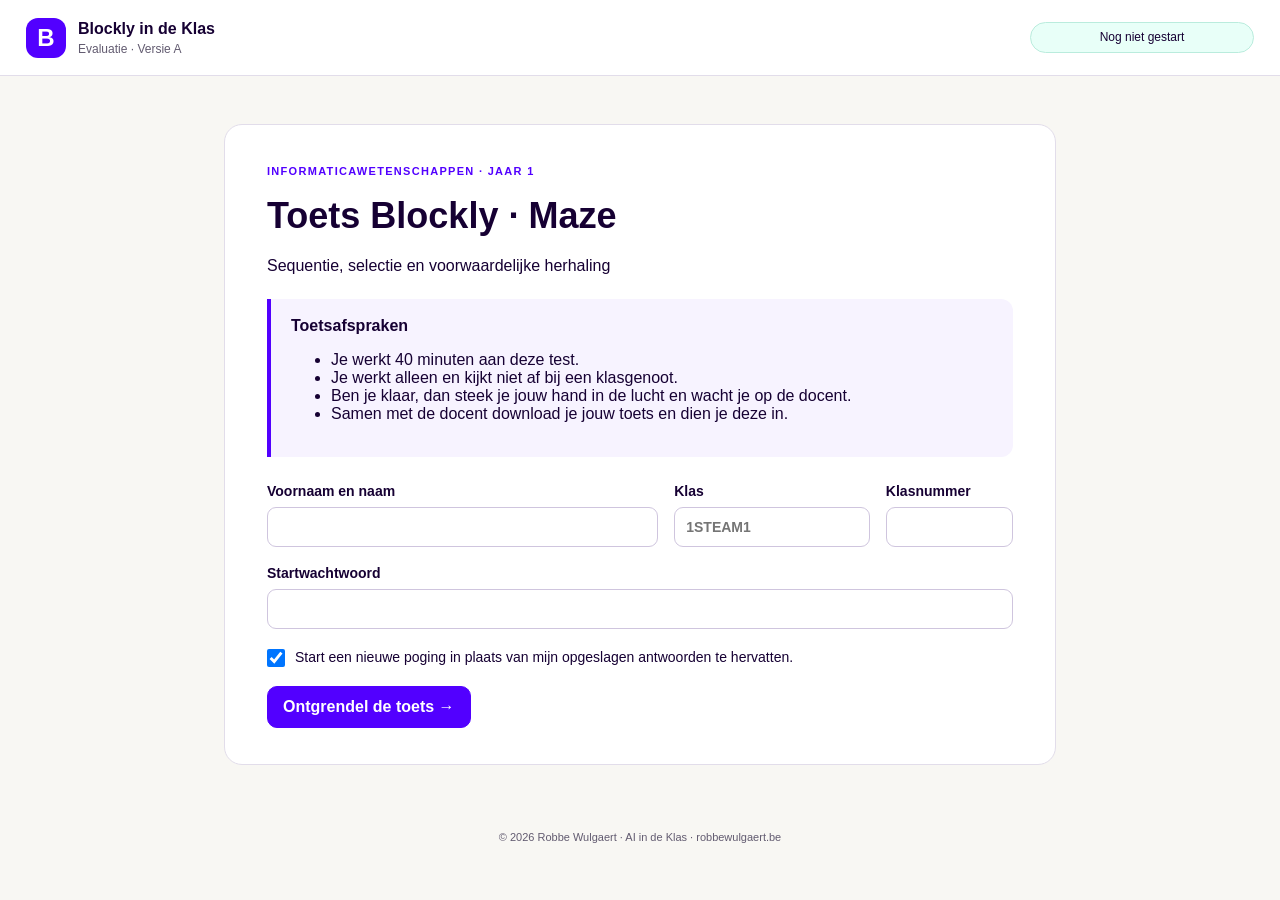
<file: test_maze_version_A.html>
<!-- © 2026 Robbe Wulgaert, AI in de Klas, robbewulgaert.be. Educational use with explicit attribution. Based on Blockly by Google / Raspberry Pi Foundation. -->
<!doctype html>
<html lang="nl-BE">
<head>
  <meta charset="utf-8">
  <meta name="viewport" content="width=device-width, initial-scale=1">
  <meta name="theme-color" content="#5200ff">
  <meta name="author" content="Robbe Wulgaert, AI in de Klas, robbewulgaert.be">
  <title>Toets Blockly · Maze · Versie A</title>
  <link rel="icon" type="image/png" sizes="64x64" href="./favicon.png?v=ff7968036640">
  <link rel="stylesheet" href="./assessment/assessment.css?v=20261110">
  <script defer src="./assessment/vendor/blockly/blockly_compressed.js"></script>
  <script defer src="./assessment/vendor/blockly/blocks_compressed.js"></script>
  <script defer src="./assessment/vendor/blockly/javascript_compressed.js"></script>
  <script defer src="./assessment/vendor/blockly/nl.js"></script>
  <script defer src="./assessment/vendor/jspdf/jspdf.umd.min.js"></script>
  <script defer src="./assessment/assets-bundle.js"></script>
  <script defer src="./assessment/maze-version-a.js?v=20261014-clearer-questions"></script>
  <script defer src="./assessment/maze-runtime.js?v=20261014-clearer-questions"></script>
  <script defer src="./assessment/code-to-blocks.js?v=20261014-clearer-questions"></script>
  <script defer src="./assessment/pdf-export.js?v=20261014-clearer-questions"></script>
  <script defer src="./assessment/practice-review.js?v=20261105"></script>
  <script defer src="./assessment/maze-practice-examples.js?v=20261105"></script>
  <script defer src="./assessment/assessment.js?v=20261105"></script>
</head>
<body>
  <header class="topbar">
    <div class="brand"><span class="brand-icon" aria-hidden="true">B</span><div>Blockly in de Klas<small>Evaluatie · <span id="version-label">Versie A</span></small></div></div>
    <div class="header-actions"><span id="identity-label"></span><div id="exam-timer" class="exam-timer" hidden><small>Resterende tijd</small><span id="timer-value" role="timer" aria-live="off">40:00</span></div><span class="save-status" id="save-status" role="status">Nog niet gestart</span><button id="review-top" type="button" hidden>Overzicht &amp; indienen</button></div>
  </header>
  <aside id="timer-warning" class="timer-warning" hidden aria-label="Tijdwaarschuwing"><p id="timer-warning-message" role="alert"></p><div class="completion-actions"><button type="button" data-review>Overzicht &amp; indienen</button><button id="dismiss-timer-warning" type="button">Melding sluiten</button></div></aside>
  <main id="gate" class="gate-wrap">
    <section class="card gate-card" aria-labelledby="gate-title">
      <span class="eyebrow">INFORMATICAWETENSCHAPPEN · JAAR 1</span>
      <h1 id="gate-title">Toets Blockly · Maze</h1>
      <p id="exam-subtitle">Sequentie, selectie en voorwaardelijke herhaling</p>
      <div class="callout"><strong>Toetsafspraken</strong><ul><li>Je werkt 40 minuten aan deze test.</li><li>Je werkt alleen en kijkt niet af bij een klasgenoot.</li><li>Ben je klaar, dan steek je jouw hand in de lucht en wacht je op de docent.</li><li>Samen met de docent download je jouw toets en dien je deze in.</li></ul></div>
      <form id="start-form">
        <div class="identity-grid"><label>Voornaam en naam<input id="student-name" name="name" required autocomplete="name" maxlength="100"></label><label>Klas<input id="student-class" name="class" required placeholder="1STEAM1" pattern="(?:1STEAM)?[1-6]" title="Kies 1STEAM1 tot en met 1STEAM6. Je kunt ook alleen het klasnummer 1 tot en met 6 invullen." autocomplete="off" autocapitalize="characters" spellcheck="false"></label><label>Klasnummer<input id="student-number" name="number" required inputmode="numeric" maxlength="10"></label></div>
        <label>Startwachtwoord<input id="start-password" type="password" required autocomplete="off"></label>
        <label class="checkbox-label"><input id="new-attempt" type="checkbox" checked> Start een nieuwe poging in plaats van mijn opgeslagen antwoorden te hervatten.</label>
        <p id="gate-error" class="error" role="alert"></p>
        <button class="primary" type="submit">Ontgrendel de toets <span aria-hidden="true">→</span></button>
      </form>
    </section>
  </main>
  <div id="exam" class="exam-layout" hidden>
    <aside class="sidebar" aria-label="Toetsnavigatie"><p class="eyebrow">JOUW TOETS</p><nav id="question-nav"></nav><div class="sidebar-footer"><strong id="progress-label">0 / 6 onderdelen</strong><p>Bekijk elk antwoord voor je indient.</p><button id="review-side" type="button">Overzicht & PDF</button></div></aside>
    <main id="question-panel" class="question-panel" tabindex="-1"></main>
  </div>
  <footer class="site-footer">© 2026 Robbe Wulgaert · AI in de Klas · robbewulgaert.be</footer>
  <noscript><p class="error">JavaScript moet ingeschakeld zijn om deze toets te maken.</p></noscript>
</body>
</html>
</file>
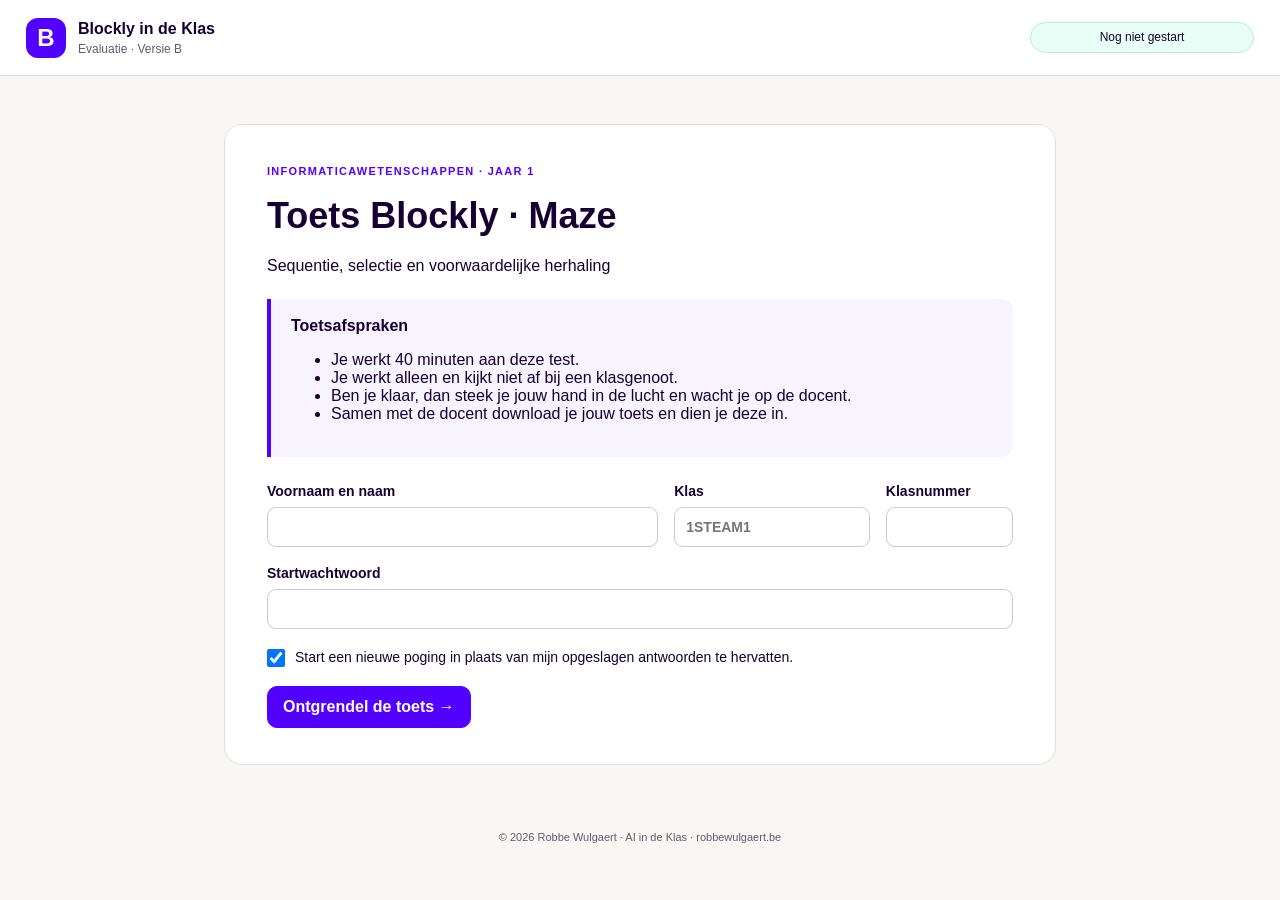
<file: test_maze_version_B.html>
<!-- © 2026 Robbe Wulgaert, AI in de Klas, robbewulgaert.be. Educational use with explicit attribution. Based on Blockly by Google / Raspberry Pi Foundation. -->
<!doctype html>
<html lang="nl-BE">
<head>
  <meta charset="utf-8">
  <meta name="viewport" content="width=device-width, initial-scale=1">
  <meta name="theme-color" content="#5200ff">
  <meta name="author" content="Robbe Wulgaert, AI in de Klas, robbewulgaert.be">
  <title>Toets Blockly · Maze · Versie B</title>
  <link rel="icon" type="image/png" sizes="64x64" href="./favicon.png?v=ff7968036640">
  <link rel="stylesheet" href="./assessment/assessment.css?v=20261110">
  <script defer src="./assessment/vendor/blockly/blockly_compressed.js"></script>
  <script defer src="./assessment/vendor/blockly/blocks_compressed.js"></script>
  <script defer src="./assessment/vendor/blockly/javascript_compressed.js"></script>
  <script defer src="./assessment/vendor/blockly/nl.js"></script>
  <script defer src="./assessment/vendor/jspdf/jspdf.umd.min.js"></script>
  <script defer src="./assessment/assets-bundle.js"></script>
  <script defer src="./assessment/maze-version-b.js?v=20261014-clearer-questions"></script>
  <script defer src="./assessment/maze-runtime.js?v=20261014-clearer-questions"></script>
  <script defer src="./assessment/code-to-blocks.js?v=20261014-clearer-questions"></script>
  <script defer src="./assessment/pdf-export.js?v=20261014-clearer-questions"></script>
  <script defer src="./assessment/practice-review.js?v=20261105"></script>
  <script defer src="./assessment/maze-practice-examples.js?v=20261105"></script>
  <script defer src="./assessment/assessment.js?v=20261105"></script>
</head>
<body>
  <header class="topbar">
    <div class="brand"><span class="brand-icon" aria-hidden="true">B</span><div>Blockly in de Klas<small>Evaluatie · <span id="version-label">Versie B</span></small></div></div>
    <div class="header-actions"><span id="identity-label"></span><div id="exam-timer" class="exam-timer" hidden><small>Resterende tijd</small><span id="timer-value" role="timer" aria-live="off">40:00</span></div><span class="save-status" id="save-status" role="status">Nog niet gestart</span><button id="review-top" type="button" hidden>Overzicht &amp; indienen</button></div>
  </header>
  <aside id="timer-warning" class="timer-warning" hidden aria-label="Tijdwaarschuwing"><p id="timer-warning-message" role="alert"></p><div class="completion-actions"><button type="button" data-review>Overzicht &amp; indienen</button><button id="dismiss-timer-warning" type="button">Melding sluiten</button></div></aside>
  <main id="gate" class="gate-wrap">
    <section class="card gate-card" aria-labelledby="gate-title">
      <span class="eyebrow">INFORMATICAWETENSCHAPPEN · JAAR 1</span>
      <h1 id="gate-title">Toets Blockly · Maze</h1>
      <p id="exam-subtitle">Sequentie, selectie en voorwaardelijke herhaling</p>
      <div class="callout"><strong>Toetsafspraken</strong><ul><li>Je werkt 40 minuten aan deze test.</li><li>Je werkt alleen en kijkt niet af bij een klasgenoot.</li><li>Ben je klaar, dan steek je jouw hand in de lucht en wacht je op de docent.</li><li>Samen met de docent download je jouw toets en dien je deze in.</li></ul></div>
      <form id="start-form">
        <div class="identity-grid"><label>Voornaam en naam<input id="student-name" name="name" required autocomplete="name" maxlength="100"></label><label>Klas<input id="student-class" name="class" required placeholder="1STEAM1" pattern="(?:1STEAM)?[1-6]" title="Kies 1STEAM1 tot en met 1STEAM6. Je kunt ook alleen het klasnummer 1 tot en met 6 invullen." autocomplete="off" autocapitalize="characters" spellcheck="false"></label><label>Klasnummer<input id="student-number" name="number" required inputmode="numeric" maxlength="10"></label></div>
        <label>Startwachtwoord<input id="start-password" type="password" required autocomplete="off"></label>
        <label class="checkbox-label"><input id="new-attempt" type="checkbox" checked> Start een nieuwe poging in plaats van mijn opgeslagen antwoorden te hervatten.</label>
        <p id="gate-error" class="error" role="alert"></p>
        <button class="primary" type="submit">Ontgrendel de toets <span aria-hidden="true">→</span></button>
      </form>
    </section>
  </main>
  <div id="exam" class="exam-layout" hidden>
    <aside class="sidebar" aria-label="Toetsnavigatie"><p class="eyebrow">JOUW TOETS</p><nav id="question-nav"></nav><div class="sidebar-footer"><strong id="progress-label">0 / 6 onderdelen</strong><p>Bekijk elk antwoord voor je indient.</p><button id="review-side" type="button">Overzicht & PDF</button></div></aside>
    <main id="question-panel" class="question-panel" tabindex="-1"></main>
  </div>
  <footer class="site-footer">© 2026 Robbe Wulgaert · AI in de Klas · robbewulgaert.be</footer>
  <noscript><p class="error">JavaScript moet ingeschakeld zijn om deze toets te maken.</p></noscript>
</body>
</html>
</file>
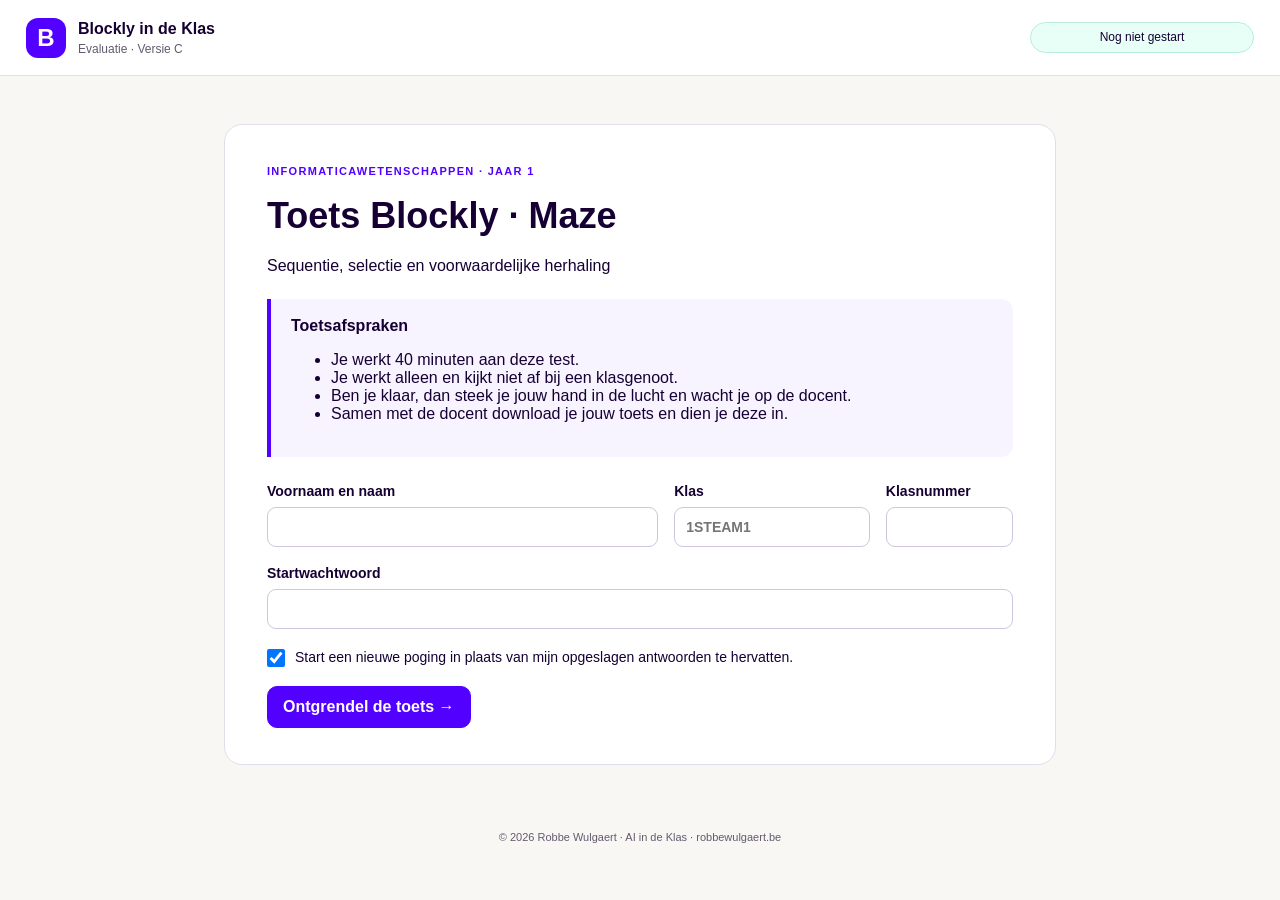
<file: test_maze_version_C.html>
<!-- © 2026 Robbe Wulgaert, AI in de Klas, robbewulgaert.be. Educational use with explicit attribution. Based on Blockly by Google / Raspberry Pi Foundation. -->
<!doctype html>
<html lang="nl-BE">
<head>
  <meta charset="utf-8">
  <meta name="viewport" content="width=device-width, initial-scale=1">
  <meta name="theme-color" content="#5200ff">
  <meta name="author" content="Robbe Wulgaert, AI in de Klas, robbewulgaert.be">
  <title>Toets Blockly · Maze · Versie C</title>
  <link rel="icon" type="image/png" sizes="64x64" href="./favicon.png?v=ff7968036640">
  <link rel="stylesheet" href="./assessment/assessment.css?v=20261110">
  <script defer src="./assessment/vendor/blockly/blockly_compressed.js"></script>
  <script defer src="./assessment/vendor/blockly/blocks_compressed.js"></script>
  <script defer src="./assessment/vendor/blockly/javascript_compressed.js"></script>
  <script defer src="./assessment/vendor/blockly/nl.js"></script>
  <script defer src="./assessment/vendor/jspdf/jspdf.umd.min.js"></script>
  <script defer src="./assessment/assets-bundle.js"></script>
  <script defer src="./assessment/maze-version-c.js?v=20261014-clearer-questions"></script>
  <script defer src="./assessment/maze-runtime.js?v=20261014-clearer-questions"></script>
  <script defer src="./assessment/code-to-blocks.js?v=20261014-clearer-questions"></script>
  <script defer src="./assessment/pdf-export.js?v=20261014-clearer-questions"></script>
  <script defer src="./assessment/assessment.js?v=20261105"></script>
</head>
<body>
  <header class="topbar">
    <div class="brand"><span class="brand-icon" aria-hidden="true">B</span><div>Blockly in de Klas<small>Evaluatie · <span id="version-label">Versie C</span></small></div></div>
    <div class="header-actions"><span id="identity-label"></span><div id="exam-timer" class="exam-timer" hidden><small>Resterende tijd</small><span id="timer-value" role="timer" aria-live="off">40:00</span></div><span class="save-status" id="save-status" role="status">Nog niet gestart</span><button id="review-top" type="button" hidden>Overzicht &amp; indienen</button></div>
  </header>
  <aside id="timer-warning" class="timer-warning" hidden aria-label="Tijdwaarschuwing"><p id="timer-warning-message" role="alert"></p><div class="completion-actions"><button type="button" data-review>Overzicht &amp; indienen</button><button id="dismiss-timer-warning" type="button">Melding sluiten</button></div></aside>
  <main id="gate" class="gate-wrap">
    <section class="card gate-card" aria-labelledby="gate-title">
      <span class="eyebrow">INFORMATICAWETENSCHAPPEN · JAAR 1</span>
      <h1 id="gate-title">Toets Blockly · Maze</h1>
      <p id="exam-subtitle">Sequentie, selectie en voorwaardelijke herhaling</p>
      <div class="callout"><strong>Toetsafspraken</strong><ul><li>Je werkt 40 minuten aan deze test.</li><li>Je werkt alleen en kijkt niet af bij een klasgenoot.</li><li>Ben je klaar, dan steek je jouw hand in de lucht en wacht je op de docent.</li><li>Samen met de docent download je jouw toets en dien je deze in.</li></ul></div>
      <form id="start-form">
        <div class="identity-grid"><label>Voornaam en naam<input id="student-name" name="name" required autocomplete="name" maxlength="100"></label><label>Klas<input id="student-class" name="class" required placeholder="1STEAM1" pattern="(?:1STEAM)?[1-6]" title="Kies 1STEAM1 tot en met 1STEAM6. Je kunt ook alleen het klasnummer 1 tot en met 6 invullen." autocomplete="off" autocapitalize="characters" spellcheck="false"></label><label>Klasnummer<input id="student-number" name="number" required inputmode="numeric" maxlength="10"></label></div>
        <label>Startwachtwoord<input id="start-password" type="password" required autocomplete="off"></label>
        <label class="checkbox-label"><input id="new-attempt" type="checkbox" checked> Start een nieuwe poging in plaats van mijn opgeslagen antwoorden te hervatten.</label>
        <p id="gate-error" class="error" role="alert"></p>
        <button class="primary" type="submit">Ontgrendel de toets <span aria-hidden="true">→</span></button>
      </form>
    </section>
  </main>
  <div id="exam" class="exam-layout" hidden>
    <aside class="sidebar" aria-label="Toetsnavigatie"><p class="eyebrow">JOUW TOETS</p><nav id="question-nav"></nav><div class="sidebar-footer"><strong id="progress-label">0 / 6 onderdelen</strong><p>Bekijk elk antwoord voor je indient.</p><button id="review-side" type="button">Overzicht & PDF</button></div></aside>
    <main id="question-panel" class="question-panel" tabindex="-1"></main>
  </div>
  <footer class="site-footer">© 2026 Robbe Wulgaert · AI in de Klas · robbewulgaert.be</footer>
  <noscript><p class="error">JavaScript moet ingeschakeld zijn om deze toets te maken.</p></noscript>
</body>
</html>
</file>
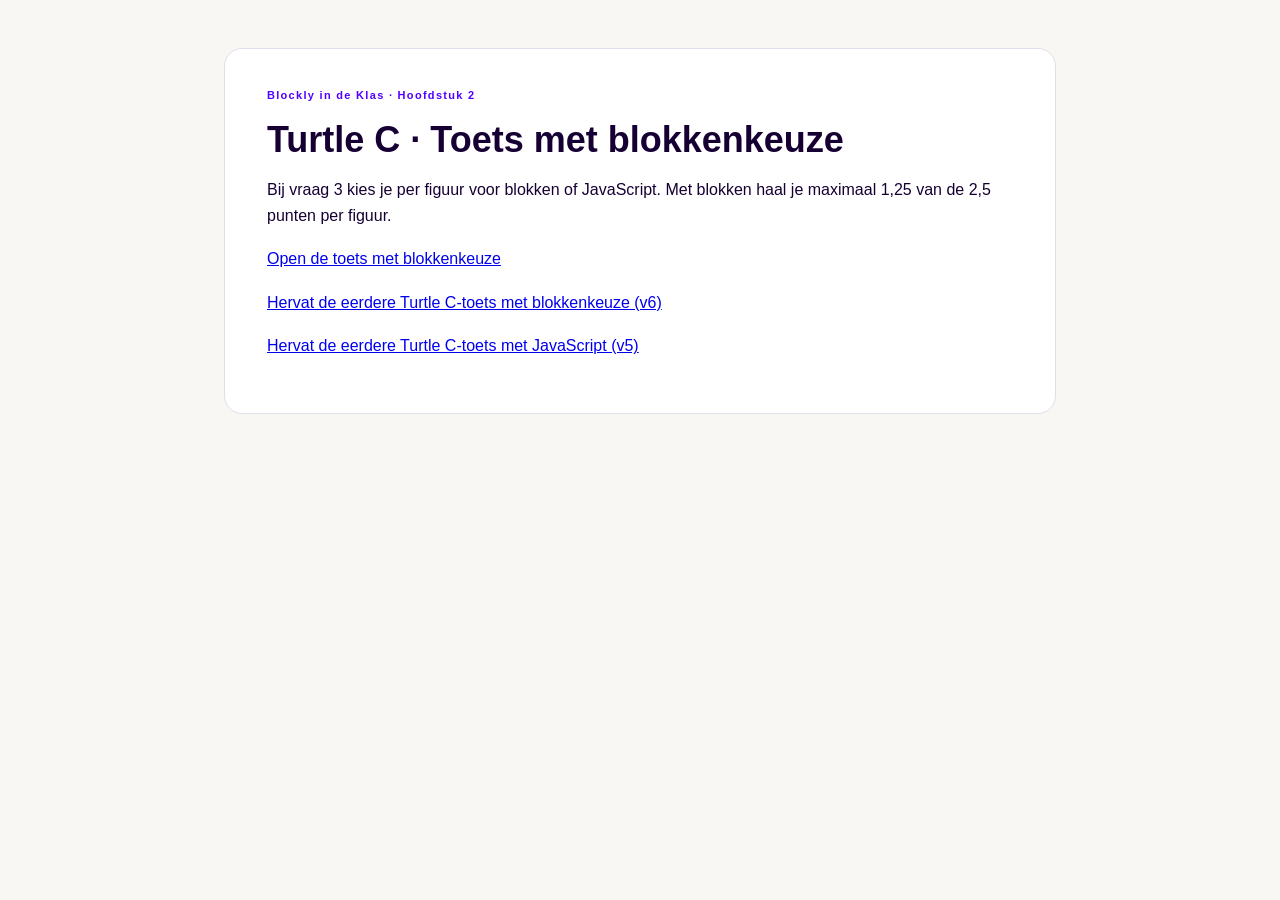
<file: evaluations/chapter-2/blocks-assessment.html>
<!doctype html>
<html lang="nl-BE">
<head>
  <meta charset="utf-8">
  <meta name="viewport" content="width=device-width, initial-scale=1">
  <meta name="robots" content="noindex">
  <title>Turtle C · Toets met blokkenkeuze</title>
  <link rel="icon" href="../../favicon.png">
  <link rel="stylesheet" href="../../assessment/assessment.css?v=20261110">
</head>
<body>
  <main class="gate-wrap">
    <section class="card gate-card" aria-labelledby="title">
      <span class="eyebrow">Blockly in de Klas · Hoofdstuk 2</span>
      <h1 id="title">Turtle C · Toets met blokkenkeuze</h1>
      <p>Bij vraag 3 kies je per figuur voor blokken of JavaScript. Met blokken haal je maximaal 1,25 van de 2,5 punten per figuur.</p>
      <p><a href="versions/C/index.html?assessment=blocks">Open de toets met blokkenkeuze</a></p>
      <p><a href="versions/C/index.html?legacy=v6">Hervat de eerdere Turtle C-toets met blokkenkeuze (v6)</a></p>
      <p><a href="versions/C/index.html?legacy=v5">Hervat de eerdere Turtle C-toets met JavaScript (v5)</a></p>
    </section>
  </main>
</body>
</html>
</file>
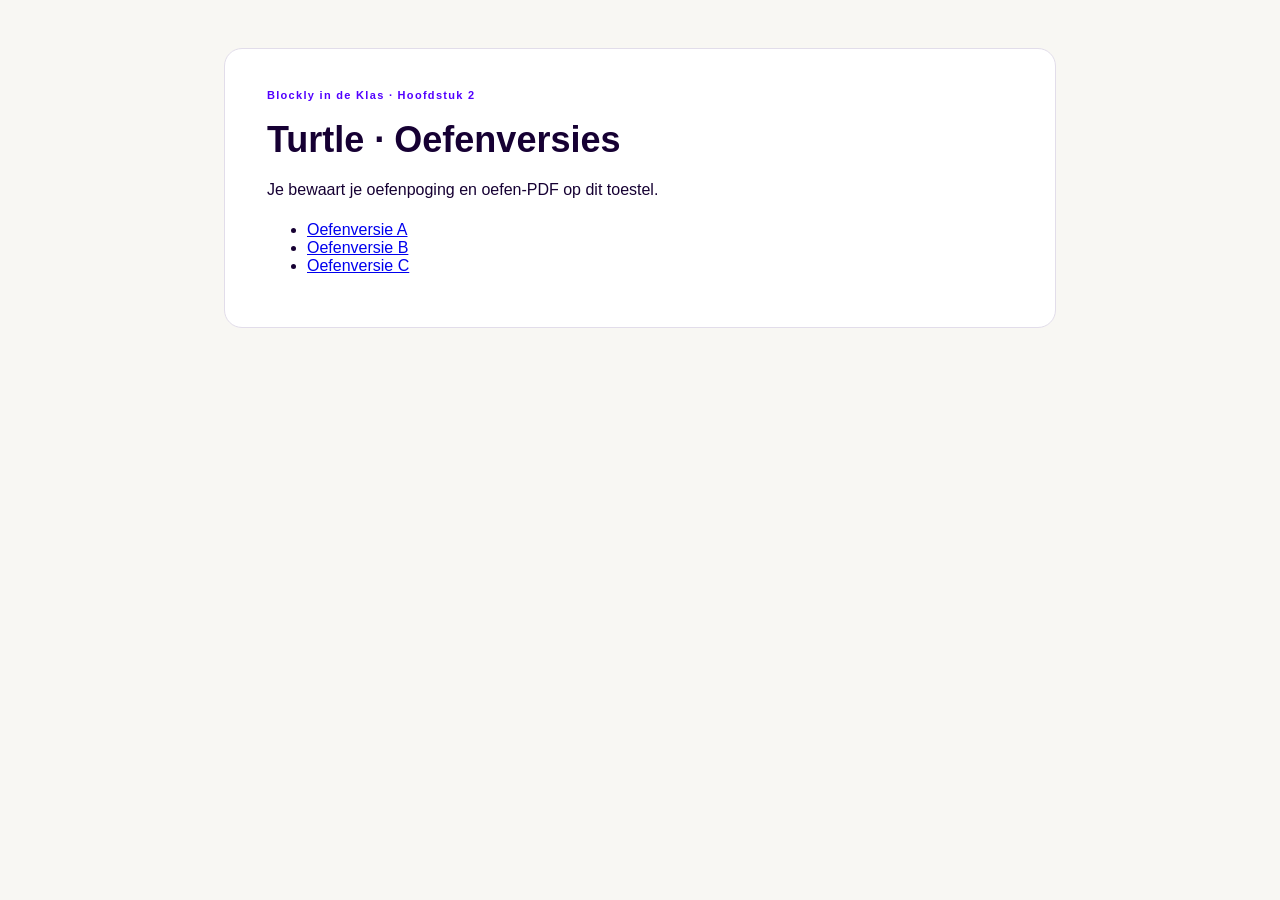
<file: evaluations/chapter-2/blocks-practice.html>
<!doctype html>
<html lang="nl-BE">
<head>
  <meta charset="utf-8">
  <meta name="viewport" content="width=device-width, initial-scale=1">
  <meta name="robots" content="noindex">
  <title>Turtle · Oefenen met blokken of JavaScript</title>
  <link rel="icon" href="../../favicon.png">
  <link rel="stylesheet" href="../../assessment/assessment.css?v=20261110">
</head>
<body>
  <main class="gate-wrap">
    <section class="card gate-card" aria-labelledby="title">
      <span class="eyebrow">Blockly in de Klas · Hoofdstuk 2</span>
      <h1 id="title">Turtle · Oefenversies</h1>
      <p>Je bewaart je oefenpoging en oefen-PDF op dit toestel.</p>
      <ul>
        <li><a href="versions/A/index.html">Oefenversie A</a></li>
        <li><a href="versions/B/index.html">Oefenversie B</a></li>
        <li><a href="versions/C/index.html?practice=blocks">Oefenversie C</a></li>
      </ul>
    </section>
  </main>
</body>
</html>
</file>
<file: assessment/assessment.css>
:root{--brand:#5200ff;--brand-dark:#3700b3;--mint:#3dffd0;--ink:#160033;--muted:#625b70;--bg:#f8f7f3;--border:#e2ddea;--soft:#f7f3ff;--surface:#fff;font-family:Roboto,"Segoe UI",Arial,sans-serif;color:var(--ink);background:var(--bg);font-synthesis:none}
*{box-sizing:border-box}body{margin:0}button,input,textarea,select{font:inherit}button{border:1px solid var(--border);border-radius:10px;background:white;color:var(--ink);padding:10px 15px;font-weight:700;cursor:pointer;min-height:42px}button:hover:not(:disabled){border-color:var(--brand);background:var(--soft)}button:disabled{opacity:.55;cursor:wait}button.primary{background:var(--brand);border-color:var(--brand);color:white}button.primary:hover{background:var(--brand-dark)}:focus-visible{outline:3px solid var(--brand);outline-offset:3px}button:focus-visible{outline-color:#00ad86}[hidden]{display:none!important}h1{font-size:clamp(26px,3vw,36px);line-height:1.17;margin:16px 0}h2{font-size:23px;margin:0 0 14px}h3{font-size:17px;margin:0 0 12px}p{line-height:1.6;margin:10px 0 18px}small{font-size:12px}.topbar{min-height:76px;padding:14px 26px;background:white;border-bottom:1px solid var(--border);display:flex;align-items:center;justify-content:space-between;gap:20px;position:sticky;top:0;z-index:30}.brand{display:flex;align-items:center;gap:12px;font-weight:850;white-space:nowrap}.brand-icon{display:grid;place-items:center;width:40px;height:40px;background:var(--brand);color:white;border-radius:12px;font-size:24px}.brand small{display:block;color:var(--muted);font-weight:500;margin-top:4px}.header-actions{display:flex;align-items:center;justify-content:flex-end;gap:12px;font-size:13px;flex-wrap:wrap}.save-status{background:#e8fff8;border:1px solid #baecdd;padding:7px 11px;border-radius:20px;font-size:12px}.save-status.failed{background:#fff0ee;border-color:#eeb6ac;color:#942317}.gate-wrap{max-width:880px;margin:48px auto;padding:0 24px}.card{background:white;border:1px solid var(--border);border-radius:18px;padding:28px}.gate-card{padding:36px 42px}.eyebrow{color:var(--brand);font-size:11px;font-weight:850;letter-spacing:1.3px}.exam-meta{display:flex;gap:10px;flex-wrap:wrap;margin:24px 0}.exam-meta span,.points{background:var(--soft);color:var(--brand);border:1px solid #e3d8ff;border-radius:30px;padding:7px 13px;font-size:13px;font-weight:750}.callout{background:var(--soft);border-left:4px solid var(--brand);padding:18px 20px;border-radius:0 12px 12px 0;margin:20px 0}.callout p{margin:8px 0 0;font-size:14px}.callout.mint{background:#e8fff8;border-color:#00af85}label{display:block;font-weight:700;font-size:14px;margin-bottom:18px}input,textarea,select{border:1px solid #cfc5de;border-radius:9px;padding:11px;color:var(--ink);background:white}input,textarea{width:100%;margin-top:8px}textarea{resize:vertical;min-height:130px;line-height:1.6}input:focus,textarea:focus,select:focus{border-color:var(--brand)}.identity-grid{display:grid;grid-template-columns:2fr 1fr .65fr;gap:16px;margin-top:26px}.checkbox-label{display:flex;gap:10px;align-items:flex-start;font-weight:500;line-height:1.5}.checkbox-label input{width:18px;height:18px;margin:2px 0 0;flex:none}.error{color:#a22617;font-weight:650}.error:empty{display:none}.exam-layout{display:grid;grid-template-columns:240px minmax(0,1fr);max-width:1600px;margin:0 auto;min-height:calc(100vh - 125px)}.sidebar{padding:28px 18px;border-right:1px solid var(--border);background:#f2eef8;align-self:start;position:sticky;top:76px;max-height:calc(100vh - 76px);overflow:auto}.sidebar nav{display:grid;gap:7px;margin-top:16px}.nav-button{display:flex;gap:10px;align-items:center;text-align:left;line-height:1.4;font-size:13px;background:transparent;border-color:transparent;padding:11px 9px}.nav-button[aria-current=step]{background:var(--brand);color:white}.nav-number{display:grid;place-items:center;width:27px;height:27px;border-radius:50%;background:white;color:var(--brand);flex:none}.nav-button .done{color:#008262;font-size:16px;margin-left:auto}.nav-button[aria-current=step] .done{color:var(--mint)}.sidebar-footer{border-top:1px solid var(--border);margin-top:24px;padding-top:20px;font-size:13px}.sidebar-footer p{color:var(--muted);font-size:12px}.question-panel{padding:30px;min-width:0}.question-heading{display:flex;justify-content:space-between;gap:18px;align-items:start}.question-heading h1{margin-top:10px;font-size:29px}.question-heading .points{white-space:nowrap;margin-top:8px}.instructions{max-width:850px;color:var(--muted)}.answer-card{margin:18px 0}.answer-card label:last-child{margin-bottom:0}.answer-table{width:100%;border-collapse:collapse;font-size:14px}.answer-table th{text-align:left;padding:12px;background:var(--soft);border-bottom:1px solid var(--border)}.answer-table td{padding:13px 12px;border-bottom:1px solid var(--border);vertical-align:top}.answer-table input{margin:0;min-width:100px}.answer-table textarea{margin:0;min-height:95px;font:14px/1.6 Consolas,monospace}.answer-table pre{white-space:pre-wrap;margin:8px 0;font:14px/1.6 Consolas,monospace}.reference-program{max-width:440px;width:100%;border:1px solid var(--border);border-radius:12px;margin:14px 0}.question-footer{display:flex;justify-content:space-between;gap:12px;flex-wrap:wrap;margin-top:26px}.maze-tabs,.branch-options,.mark-tools{display:flex;gap:10px;flex-wrap:wrap;margin:18px 0}.maze-tabs button[aria-pressed=true],.branch-options button[aria-pressed=true]{background:var(--brand);border-color:var(--brand);color:white}.branch-options button{flex:1;text-align:left;min-width:210px;padding:17px 20px}.branch-options small{display:block;font-weight:500;margin-top:6px}.ceiling{background:#e8fff8;padding:12px 17px;border-radius:10px;margin:12px 0;font-size:14px}.editor-layout{display:grid;grid-template-columns:minmax(0,1.4fr) minmax(250px,.9fr);gap:18px}.editor-card{padding:16px;min-width:0}.editor-tools{display:flex;gap:8px;flex-wrap:wrap;margin-bottom:12px}.blockly-host{height:420px;width:100%;position:relative;border:1px solid var(--border);border-radius:10px;overflow:hidden}.code-editor{margin:0;min-height:420px;width:100%;white-space:pre;tab-size:2;font:15px/1.6 Consolas,"Courier New",monospace}.maze-canvas{width:100%;max-width:420px;display:block;margin:auto;aspect-ratio:1/1;border-radius:10px;border:1px solid var(--border)}.runtime-status{min-height:44px;font-size:13px;margin:14px 0 0}.reference-details{margin-top:16px;font-size:13px}.reference-details summary{cursor:pointer;font-weight:650}.reference-details img{width:100%;max-width:400px;margin-top:10px}.editor-note{font-size:12px;color:var(--muted);margin:12px 0 0}.mark-tools button[data-tool=action]{border-color:#c7aa00;background:#fff2a0}.mark-tools button[data-tool=condition]{border-color:#00a275;background:#bdffe0}.mark-tools button[aria-pressed=true]{outline:3px solid var(--ink);outline-offset:2px}.marked-preview{white-space:pre-wrap;overflow-wrap:anywhere;line-height:1.8;font:14px/1.8 Consolas,monospace;border:1px solid var(--border);border-radius:9px;padding:16px;margin-top:12px;user-select:text}.mark-action{background:#ffe45c;color:#160033}.mark-condition{background:#86edb5;color:#160033}.mark-list{font-size:13px;display:grid;gap:8px;margin-top:16px}.mark-row{display:flex;gap:12px;align-items:center;background:var(--soft);padding:9px 12px;border-radius:8px}.mark-row span{flex:1;overflow-wrap:anywhere}.mark-row button{font-size:12px;min-height:32px;padding:5px 10px}.review-list{display:grid;gap:12px;margin:22px 0}.review-row{display:flex;justify-content:space-between;align-items:center;gap:16px;padding:16px;border:1px solid var(--border);border-radius:12px}.review-row p{margin:5px 0 0;font-size:13px;color:var(--muted)}.completion-actions{display:flex;gap:12px;flex-wrap:wrap}.download-name{overflow-wrap:anywhere;font-family:Consolas,monospace;font-size:14px;background:var(--soft);padding:12px;border-radius:8px}.site-footer{text-align:center;padding:18px;font-size:11px;color:var(--muted)}.blocklySvg{background:#fff!important}.blocklyToolboxDiv{background:#f7f3ff!important}.blockly-mark-action .blocklyPath{stroke:#ffe45c!important;stroke-width:5px!important}.blockly-mark-condition .blocklyPath{stroke:#00b874!important;stroke-width:5px!important}
.sr-only{position:absolute;width:1px;height:1px;padding:0;margin:-1px;overflow:hidden;clip:rect(0,0,0,0);white-space:nowrap;border:0}.mark-source{min-height:180px;height:220px}
.maze-tabs button{flex:1;min-width:150px;text-align:left;padding:13px 16px}.maze-tabs button span{display:block}.maze-state{display:block;margin-top:7px;font-size:12px;font-weight:650}.maze-state::before{content:'○ ';font-weight:900}.maze-tabs button[data-status=complete] .maze-state::before{content:'✓ '}.maze-tabs button[data-status=empty]{border-color:#bf9c5d}.maze-tabs button[data-status=complete]{border-color:#009976}.maze-tabs button[aria-pressed=true]{border-color:var(--brand)}.coding-progress{font-size:13px;font-weight:650;color:var(--muted);margin:-5px 0 20px}.coding-review-dialog{width:min(570px,calc(100vw - 30px));border:1px solid var(--border);border-radius:18px;padding:28px;color:var(--ink);box-shadow:0 24px 80px #16003340}.coding-review-dialog::backdrop{background:#16003380}.unfinished-list{display:grid;gap:10px;margin:20px 0}.unfinished-list button{display:flex;align-items:center;justify-content:space-between;gap:15px;text-align:left}.unfinished-list span{font-size:12px;color:var(--muted)}
@media(max-width:1100px){.editor-layout{grid-template-columns:1fr}.maze-canvas{max-width:370px}.question-panel{padding:22px}.exam-layout{grid-template-columns:210px minmax(0,1fr)}}
@media(max-width:760px){.topbar{padding:12px 15px;position:relative;align-items:flex-start}.header-actions{gap:8px}.header-actions #identity-label{display:none}.gate-wrap{margin:24px auto;padding:0 15px}.gate-card{padding:25px}.identity-grid{grid-template-columns:1fr 1fr}.identity-grid label:first-child{grid-column:1/-1}.exam-layout{display:block}.sidebar{position:static;max-height:none;border-right:0;border-bottom:1px solid var(--border);padding:15px}.sidebar .eyebrow,.sidebar-footer{display:none}.sidebar nav{display:flex;overflow:auto;margin:0}.nav-button{min-width:150px}.question-panel{padding:20px 15px}.card{padding:20px}.answer-table th,.answer-table td{padding:10px 6px}.question-heading h1{font-size:24px}.points{font-size:12px}.blockly-host,.code-editor{height:380px;min-height:380px}}
.reference-code{white-space:pre-wrap;overflow-wrap:anywhere;tab-size:2;font:15px/1.6 Consolas,"Courier New",monospace;background:var(--soft);padding:16px;border-radius:10px;margin:0}
.nav-button[aria-current=step]:hover{background:var(--brand);border-color:var(--brand);color:white}
.exam-timer{--timer-colour:82,0,255;--pulse-scale:1.02;--pulse-duration:3s;display:grid;justify-items:center;flex-shrink:0;padding:6px 13px;border:1px solid rgba(var(--timer-colour),.45);border-radius:10px;background:rgba(var(--timer-colour),.07);color:rgb(var(--timer-colour));min-width:105px}.exam-timer small{font-size:10px}.exam-timer span{font-size:23px;font-weight:850;font-variant-numeric:tabular-nums;line-height:1.2}.exam-timer.pulsing{animation:exam-countdown-pulse var(--pulse-duration) ease-in-out infinite}.exam-timer.expired{border-width:2px;background:#fff0f0}.timer-warning{position:fixed;right:20px;bottom:20px;z-index:60;width:min(430px,calc(100vw - 40px));padding:18px;border:2px solid #c62b30;border-radius:14px;background:#fff7f5;color:#852025;box-shadow:0 5px 25px #25001e26}.timer-warning p{margin:0 0 12px;line-height:1.5;font-weight:650}.timer-warning.expired{background:#ffeded}.taalzorg{display:block;color:var(--brand-dark);background:var(--soft);border-left:3px solid var(--brand);border-radius:5px;padding:9px 12px;font-size:12px;margin:0 0 14px}.header-actions{flex-wrap:wrap}@keyframes exam-countdown-pulse{0%,100%{transform:scale(1);box-shadow:0 0 0 0 rgba(var(--timer-colour),0)}50%{transform:scale(var(--pulse-scale));box-shadow:0 0 0 5px rgba(var(--timer-colour),.18)}}@media(prefers-reduced-motion:reduce){.exam-timer.pulsing{animation:none}}@media(max-width:760px){.exam-timer{min-width:90px;padding:5px 8px}.exam-timer span{font-size:21px}.header-actions{justify-content:flex-end}.timer-warning{right:12px;bottom:12px;width:min(430px,calc(100vw - 24px))}}
.assessment-mark-once > .blocklyPath{stroke:#b4a0ff!important;stroke-width:5px!important}.assessment-mark-repeated > .blocklyPath{stroke:#ffc47e!important;stroke-width:5px!important}[data-boundary-tool=once]{background:#e8e1ff;border-color:#997bea}[data-boundary-tool=repeated]{background:#ffe5c5;border-color:#e7a052}[data-boundary-tool][aria-pressed=true]{outline:3px solid var(--ink);outline-offset:2px}#boundary-marks p{font-size:13px;margin:6px 0}

.practice-dialog {
  width: min(1180px, calc(100% - 32px));
  max-width: none;
  max-height: 92vh;
  max-height: 92dvh;
  padding: 0;
  border: 1px solid var(--border);
  border-radius: 16px;
  background: white;
  color: var(--ink);
  box-shadow: 0 20px 70px #16003338;
}
.practice-dialog[open] { display: flex; flex-direction: column; }
.practice-dialog::backdrop { background: #160033ab; }
.practice-header, .practice-footer { padding: 14px clamp(14px, 3vw, 28px); }
.practice-header { border-bottom: 1px solid var(--border); }
.practice-header h2 { margin: 3px 0; font-size: clamp(18px, 2.5vw, 24px); }
.practice-header p { margin: 4px 0 0; }
.practice-header [tabindex="-1"]:focus { outline: none; }
.practice-body { overflow-y: auto; padding: 16px clamp(14px, 3vw, 28px); background: var(--bg); }
.practice-body > p { margin-top: 0; }
.practice-reference { margin-bottom: 16px; }
.practice-reference summary { width: fit-content; font-weight: 700; cursor: pointer; }
.practice-reference img, .practice-target { display: block; margin: 10px 0; max-width: 100%; max-height: 250px; width: auto; object-fit: contain; }
.practice-reference pre { margin-bottom: 0; }
.practice-cards { display: grid; grid-template-columns: repeat(3, minmax(0, 1fr)); gap: 14px; }
.practice-card {
  display: flex;
  flex-direction: column;
  min-width: 0;
  padding: 14px;
  border: 1px solid var(--border);
  border-radius: 12px;
  background: white;
}
.practice-card h3 { margin: 0 0 10px; font-size: 17px; }
.practice-card button { margin-top: auto; align-self: start; }
.practice-dialog pre {
  padding: 10px;
  margin-top: 0;
  border-radius: 10px;
  background: var(--soft);
  font: 13px/1.55 ui-monospace, monospace;
  white-space: pre-wrap;
  overflow-wrap: anywhere;
  tab-size: 2;
}
.practice-dialog dl { margin: 0 0 14px; }
.practice-dialog dl div + div { margin-top: 9px; }
.practice-dialog dt { font-weight: 750; font-size: 13px; }
.practice-dialog dd { margin: 0; font-size: 14px; white-space: pre-wrap; overflow-wrap: anywhere; }
.practice-option { display: block; width: 100%; height: auto; margin-bottom: 12px; }
.practice-best { border-color: var(--brand); }
.practice-feedback { border-top: 1px solid var(--border); margin-top: 8px; font-size: 14px; }
.practice-feedback dl:last-child { margin: 10px 0 0; }
.practice-score { display: flex; align-items: center; flex-wrap: wrap; gap: 5px; margin: 0 0 10px; font-size: 14px; }
.practice-score span { border-radius: 8px; padding: 3px 7px; background: var(--soft); font-size: 12px; font-weight: 750; }
.practice-footer { display: flex; justify-content: space-between; flex-wrap: wrap; gap: 8px; border-top: 1px solid var(--border); }
#practice-examples { margin: 0 0 12px; }

.save-status {
  display: grid;
  place-items: center;
  inline-size: min(14rem, 40vw);
  max-inline-size: 100%;
  line-height: 1.25;
  text-align: center;
  overflow-wrap: anywhere;
}

@media (max-width: 760px) {
  .topbar .brand { white-space: normal; }
  .header-actions { min-inline-size: 0; }
  .header-actions #review-top { max-inline-size: 100%; }
  .save-status { min-block-size: calc(2lh + 16px); }
  .practice-cards { grid-template-columns: minmax(0, 1fr); }
  .practice-option { max-width: 260px; }
}
</file>
<file: evaluations/chapter-2/chapter2.css>
.brand-icon{object-fit:contain;background:transparent;border-radius:0;flex-shrink:0}
.timer-message{background:#fff0e9;color:#762a11;padding:12px 24px;border-bottom:2px solid #d88866;font-weight:700}.question-panel{max-width:1300px;width:100%;scroll-margin-top:96px}.question-panel h2{font-size:20px}.turtle-task{margin:20px 0}.turtle-task .reference-image{display:block;width:100%;max-width:360px;border-radius:10px;background:#111}.task-layout{display:grid;grid-template-columns:minmax(200px,.8fr) minmax(0,1.3fr);gap:22px;align-items:start}.task-code{min-height:290px;white-space:pre;tab-size:2;font:14px/1.65 Consolas,monospace}.turtle-output{display:block;max-width:100%;width:100%;aspect-ratio:500/380;border:1px solid var(--border);border-radius:10px}.runtime-result{font-size:13px;min-height:25px;color:var(--muted);white-space:pre-wrap}.button-row{display:flex;flex-wrap:wrap;gap:8px;margin:12px 0}.trace-layout{display:grid;grid-template-columns:minmax(170px,.65fr) minmax(0,1.35fr);gap:20px}.trace-card{margin:18px 0}.algorithm{font-size:13px;font-weight:650;line-height:1.5;color:#123315}.repeat-block{border-left:7px solid #56934f;border-radius:8px;background:#e5f3e3;padding:10px;margin:5px 0}.repeat-body{padding-left:13px;margin-top:8px}.action-block{padding:6px 9px;border-left:5px solid #349c8d;border-radius:5px;background:#e5f6f3;margin:5px 0;color:#123b33}.drawing-canvas{width:100%;display:block;aspect-ratio:600/380;touch-action:none;border:1px solid #c8bddc;border-radius:10px;background:white;cursor:crosshair}.drawing-note{font-size:12px;color:var(--muted);margin:8px 0}.field-note{font-size:13px;color:var(--muted)}.debug-source{min-height:330px;white-space:pre;resize:vertical;font:14px/1.75 Consolas,monospace;background:#f7f3ff;tab-size:2}.error-mark{background:#ffe28b;color:#160033}.mark-item{background:var(--soft);border:1px solid var(--border);border-radius:10px;padding:12px;display:flex;gap:12px;align-items:center;margin:8px 0;font-size:13px}.mark-item>span{flex:1}.mark-item code{overflow-wrap:anywhere}.ct-scroll{overflow-x:auto}.ct-table{min-width:600px;table-layout:fixed}.ct-table td:nth-child(1),.ct-table th:nth-child(1){width:95px}.ct-table td:nth-child(2){width:200px}.ct-table textarea{min-height:115px}.given-cell{background:#f2eef8}.review-info{font-size:13px;color:var(--muted)}.empty-message{font-size:13px;color:var(--muted);padding:12px;background:var(--soft);border-radius:10px}.expired-banner{color:#8b2525;background:#fff0f0;padding:16px;border-radius:10px;margin-bottom:18px}.readonly-note{color:#852025}.reference-summary{font-size:13px;line-height:1.6}.code-input{font-family:Consolas,monospace;white-space:pre;tab-size:2}.gate-card ul{padding-left:22px}.question-panel input,.question-panel textarea{max-width:100%}.pdf-busy{font-weight:700}.estimate-input{max-width:140px!important}.question-panel :disabled{cursor:not-allowed}.review-list .review-row{background:white}.reference-image{height:auto}
@media(max-width:1000px){.task-layout,.trace-layout{grid-template-columns:1fr}.algorithm{max-width:450px}.turtle-task .reference-image{max-width:300px}.task-code{min-height:260px}}
@media(max-width:760px){.brand{white-space:normal;font-size:14px}.brand small{font-size:11px}.brand-icon{width:32px;height:32px;flex-shrink:0}.header-actions{max-width:150px}.topbar{gap:8px}.header-actions #review-top{font-size:11px;padding:8px;min-height:32px}.question-panel .card{padding:16px}.question-panel .answer-table input{min-width:0}.question-panel .task-code,.debug-source{font-size:13px}.timer-message{padding:10px 16px;font-size:13px}.review-row{align-items:flex-start}.mark-item{align-items:flex-start}.ct-table{font-size:13px}}
@media(prefers-reduced-motion:reduce){*,*::before,*::after{scroll-behavior:auto!important;animation:none!important;transition:none!important}}
.reference-figure{position:relative;max-width:360px}.reference-start{position:absolute;inset:0;width:100%;height:100%;pointer-events:none}.reference-figure .reference-image{max-width:none}
@media(max-width:1000px){.reference-figure{max-width:300px}}
/* Desktop-first trial revision: reading figures instead of freehand drawing. */
.trace-options{border:0;padding:0;margin:0 0 12px;min-width:0}.trace-options legend{font-weight:750;margin-bottom:12px}.figure-options{display:grid;grid-template-columns:repeat(2,minmax(0,1fr));gap:12px}.figure-option{display:grid;grid-template-columns:auto 1fr;align-items:center;gap:8px;border:2px solid var(--border);border-radius:12px;padding:10px;margin:0;cursor:pointer;background:#fff}.figure-option input{width:18px;height:18px;margin:0;accent-color:var(--brand)}.figure-option canvas{grid-column:1/-1;width:100%;height:auto;display:block}.figure-option:has(input:checked){border-color:var(--brand);background:var(--soft)}.figure-option:has(input:focus-visible){outline:3px solid var(--brand);outline-offset:3px}.trace-count{margin:18px 0 0;font-weight:650}.trace-count input{max-width:130px;display:block}.code-workbench{display:grid;grid-template-columns:minmax(0,1.1fr) minmax(240px,1fr);gap:20px;align-items:start}.editor-pane,.preview-pane{min-width:0}.editor-pane .task-code{min-height:280px;font-size:14px}.preview-pane{position:sticky;top:96px;display:grid;gap:16px}.target-pane,.output-pane{border:1px solid var(--border);border-radius:12px;padding:12px;background:#fff}.target-pane h3,.output-pane h3{margin:0 0 8px}.turtle-target{display:block;width:100%;height:auto;aspect-ratio:500/280}.output-pane{scroll-margin-top:96px}.output-pane .turtle-output{height:auto;aspect-ratio:500/320;background:#fff}.output-pane .field-note{margin:8px 0 0;font-size:12px}.runtime-result{padding:10px 12px;border-radius:10px;background:var(--soft);color:var(--ink);min-height:56px}.runtime-result[data-status=error],.runtime-result[data-status=unsupported]{background:#fff0ee;color:#942317;border-left:4px solid #b53723}.runtime-result[data-status=ok]{background:#e8fff8;color:#12523e}.runtime-result[data-status=stale]{background:#fff8dc;color:#725315}
@media(max-width:1000px){.code-workbench{grid-template-columns:minmax(0,1fr) minmax(220px,1fr)}.preview-pane{position:static}.trace-layout{grid-template-columns:1fr}.algorithm{max-width:450px}}
@media(max-width:760px){.code-workbench{grid-template-columns:1fr}.editor-pane .task-code{min-height:220px}.figure-options{gap:8px}.figure-option{padding:6px}.figure-option canvas{min-height:120px}.output-pane{scroll-margin-top:120px}}

.ct-table .ct-order {
  appearance: none;
  width: 100%;
  min-height: 44px;
  padding: 8px 24px 8px 10px;
  color: var(--ink);
  background: white url("data:image/svg+xml,%3Csvg xmlns='http://www.w3.org/2000/svg' viewBox='0 0 16 16'%3E%3Cpath d='m4 6 4 4 4-4' fill='none' stroke='%235200ff' stroke-width='2' stroke-linecap='round' stroke-linejoin='round'/%3E%3C/svg%3E") right 7px center / 14px no-repeat;
  border: 1px solid #9383af;
  border-radius: 10px;
  cursor: pointer;
}
.ct-table .ct-order:hover:enabled { border-color: var(--brand); }
.ct-table .ct-order:focus-visible { outline: 3px solid var(--brand); outline-offset: 2px; }
@media (forced-colors: active) {
  .ct-table .ct-order { appearance: auto; padding-right: 8px; background: Canvas; }
}

.turtle-mode {
  display: flex;
  flex-wrap: wrap;
  gap: 8px;
  min-width: 0;
  margin: 0 0 14px;
  padding: 0;
  border: 0;
}
.turtle-mode legend { margin-bottom: 8px; font-weight: 750; }
.turtle-fields { display: grid; gap: 20px; }
.turtle-field label { margin: 0 0 5px; }
.turtle-field textarea { margin: 0; }
.turtle-mode label {
  display: flex;
  align-items: center;
  gap: 8px;
  margin: 0;
  padding: 8px 10px;
  min-height: 44px;
  border: 1px solid var(--border);
  border-radius: 10px;
  cursor: pointer;
}
.turtle-mode label:has(input:checked) { border-color: var(--brand); background: var(--soft); }
.turtle-mode input { width: 18px; height: 18px; margin: 0; accent-color: var(--brand); }
.turtle-blocks { position: relative; width: 100%; height: 380px; min-width: 0; border: 1px solid var(--border); border-radius: 10px; overflow: hidden; }
.turtle-choice-summary ul { padding-inline-start: 22px; }
@media (max-width: 760px) { .turtle-blocks { height: 330px; } }
</file>
<file: common/common.css>
/* ============================================================================
Auteur: Robbe Wulgaert / aiindeklas.be
    Copyright 2025 — Gebruik vrij voor educatie (met bronvermelding)
   ========================================================================== */

:root {
  --bg: #F9F8FC;
  --bg-elev: #FFFFFF;
  --fg: #111111;
  --muted: #6B7280;
  --brand: #5200FF;  /* primary */
  --brand-strong: #3700B3;
  --accent: #00FF99; /* secondary */
  --danger: #DD4B39;
  --info: #4D90FE;
  --border: #E5E7EB;
  --shadow: rgba(17,24,39,0.10);
  --focus: rgba(82,0,255,0.45);
  --radius: 12px;
  --space: 12px;
  --font: "Roboto", system-ui, -apple-system, Segoe UI, Arial, sans-serif;

  --btn-bg: #EEE;
  --btn-fg: #111;
  --btn-border: #DDD;

  --code-bg: #EEEEEE;
  --code-fg: #111111;

  --card-bg: var(--bg-elev);
  --card-border: var(--border);
}

:root.dark {
  --bg: #0c0c12;
  --bg-elev: #11131a;
  --fg: #F5F7FA;
  --muted: #A3A8B8;
  --brand: #7E5FFF;        /* lighten brand in dark */
  --brand-strong: #B09CFF;
  --accent: #00E6A0;
  --danger: #F26B5E;
  --info: #78A9FF;
  --border: #1F2430;
  --shadow: rgba(0,0,0,0.25);

  --btn-bg: #191C24;
  --btn-fg: #F5F7FA;
  --btn-border: #2A3242;

  --code-bg: #161922;
  --code-fg: #EAECEF;

  --card-bg: var(--bg-elev);
  --card-border: var(--border);
}

/* Base */
* { box-sizing: border-box; }
html, body {
  height: 100%;
  background: var(--bg);
  color: var(--fg);
  font-family: var(--font);
  margin: 0;
  -webkit-font-smoothing: antialiased;
  -moz-osx-font-smoothing: grayscale;
}
a { color: var(--brand); text-decoration: none; }
a:hover { text-decoration: underline; }

h1, h2, h3 { font-weight: 600; margin: 0 0 calc(var(--space)*0.75); }
p { line-height: 1.6; margin: 0 0 var(--space); }

.container {
  max-width: 1200px;
  margin: 0 auto;
  padding: calc(var(--space)*1.5);
}

/* Toolbar */
.toolbar {
  display: flex;
  gap: 8px;
  flex-wrap: wrap;
  align-items: center;
  background: var(--card-bg);
  border: 1px solid var(--card-border);
  border-radius: var(--radius);
  padding: 8px;
  box-shadow: 0 2px 14px var(--shadow);
}

/* Buttons */
button, .btn {
  appearance: none;
  border: 1px solid var(--btn-border);
  background: var(--btn-bg);
  color: var(--btn-fg);
  padding: 10px 14px;
  border-radius: 10px;
  font-size: 15px;
  cursor: pointer;
  transition: transform .06s ease, box-shadow .15s ease, background .2s ease;
}
button:disabled, .btn:disabled {
  opacity: .6; cursor: not-allowed;
}
button:hover:not(:disabled), .btn:hover:not(:disabled) {
  box-shadow: 0 2px 12px var(--shadow);
}
button:active:not(:disabled), .btn:active:not(:disabled) {
  transform: translateY(1px);
}

button.primary, .btn.primary {
  border-color: transparent;
  background: var(--brand);
  color: #fff;
}
button.secondary, .btn.secondary {
  border-color: transparent;
  background: var(--info);
  color: #fff;
}
button.success, .btn.success {
  border-color: transparent;
  background: var(--accent);
  color: #0b1f15;
}
button.danger, .btn.danger {
  border-color: transparent;
  background: var(--danger);
  color: #fff;
}

/* Icon inside button alignment */
button > img, .btn > img, button > svg, .btn > svg {
  vertical-align: text-bottom;
  margin-right: 6px;
  opacity: .95;
}

/* Cards */
.card {
  background: var(--card-bg);
  border: 1px solid var(--card-border);
  border-radius: var(--radius);
  box-shadow: 0 2px 14px var(--shadow);
  padding: calc(var(--space)*1.25);
}

/* Code container (matches Blockly Games’ containerCode purpose) */
#containerCode, .code-container {
  direction: ltr;
  background: var(--code-bg);
  color: var(--code-fg);
  border: 1px solid var(--card-border);
  border-radius: 10px;
  padding: 8px 10px;
  margin: 6px 0;
  font-size: 15px;
  font-family: ui-monospace, SFMono-Regular, Menlo, Consolas, "Liberation Mono", monospace;
  overflow: auto;
  max-height: 240px;
}

/* Capacity bubble (remaining blocks) */
#capacityBubble {
  position: absolute;
  left: 10px;
  top: 375px;
  width: 380px;
  pointer-events: none;
}
html[dir="RTL"] #capacityBubble { left: auto; right: 10px; }
#capacity {
  display: none; /* set to flex when active via JS */
  align-items: center;
  gap: 8px;
  color: #fff;
  padding: 6px 12px;
  border-radius: 18px;
  background: rgba(17,17,17,0.5);
  font-size: 15px;
}
:root.dark #capacity {
  background: rgba(0,0,0,0.55);
}
.capacityNumber { font-weight: 700; }

/* Maze SVG holder */
#svgMaze { overflow: hidden; }

/* Dialogs (ported & restyled) */
#dialogShadow {
  visibility: hidden;
  position: fixed;
  inset: 0;
  background: #000;
  opacity: .35;
  z-index: 1000;
}
#dialogBorder {
  visibility: hidden;
  position: fixed;
  inset: 0;
  z-index: 1001;
}
#dialog {
  visibility: hidden;
  position: fixed;
  top: 50%; left: 50%;
  transform: translate(-50%,-50%);
  min-width: min(680px, 92vw);
  background: var(--card-bg);
  color: var(--fg);
  border: 1px solid var(--card-border);
  border-radius: 14px;
  box-shadow: 0 12px 40px var(--shadow);
  padding: 10px 10px 14px;
  z-index: 1002;
}
#dialogHeader {
  height: 42px;
  display: flex;
  align-items: center;
  gap: 10px;
  margin: -10px -10px 10px;
  padding: 8px 12px;
  border-top-left-radius: 14px;
  border-top-right-radius: 14px;
  background: linear-gradient(90deg, var(--brand) 0%, var(--accent) 100%);
  color: #0a0a0a;
  font-weight: 700;
}
#dialog .actions {
  display: flex;
  justify-content: flex-end;
  gap: 8px;
  margin-top: 10px;
}

/* Helpers */
.farSide { text-align: right; }
html[dir="RTL"] .farSide { text-align: left; }
.level_number, .level_dot {
  display: inline-flex; align-items: center; justify-content: center;
  border: 1px solid var(--card-border);
  background: var(--card-bg);
  color: var(--muted);
}
.level_number {
  border-radius: 20px; padding: 6px 12px;
}
.level_dot {
  border-radius: 50%; width: 16px; height: 16px;
}
.level_done, .level_dot:hover, .level_number:hover {
  background: #ddd; color: #000;
}
:root.dark .level_done, :root.dark .level_dot:hover, :root.dark .level_number:hover {
  background: #222; color: #fff;
}

.sr-only {
  position: absolute; width: 1px; height: 1px; padding: 0; margin: -1px;
  overflow: hidden; clip: rect(0,0,0,0); white-space: nowrap; border: 0;
}

/* Focus ring */
:where(a, button, input, select, textarea, .btn):focus-visible {
  outline: 3px solid var(--focus);
  outline-offset: 2px;
  border-radius: 10px;
}

/* Print to PDF
   - Hide interactive chrome
   - Ensure white background (printer-friendly)
*/
@media print {
  html, body { background: #fff !important; color: #000 !important; }
  .no-print, .toolbar, #capacityBubble, #dialog, #dialogShadow, #dialogBorder { display: none !important; }
  .print-only { display: block !important; }
  .card, .code-container, #containerCode {
    box-shadow: none !important;
    border: 1px solid #ddd !important;
    background: #fff !important;
    color: #000 !important;
  }
  /* A4-friendly margins */
  @page { size: A4; margin: 16mm; }
}
</file>
